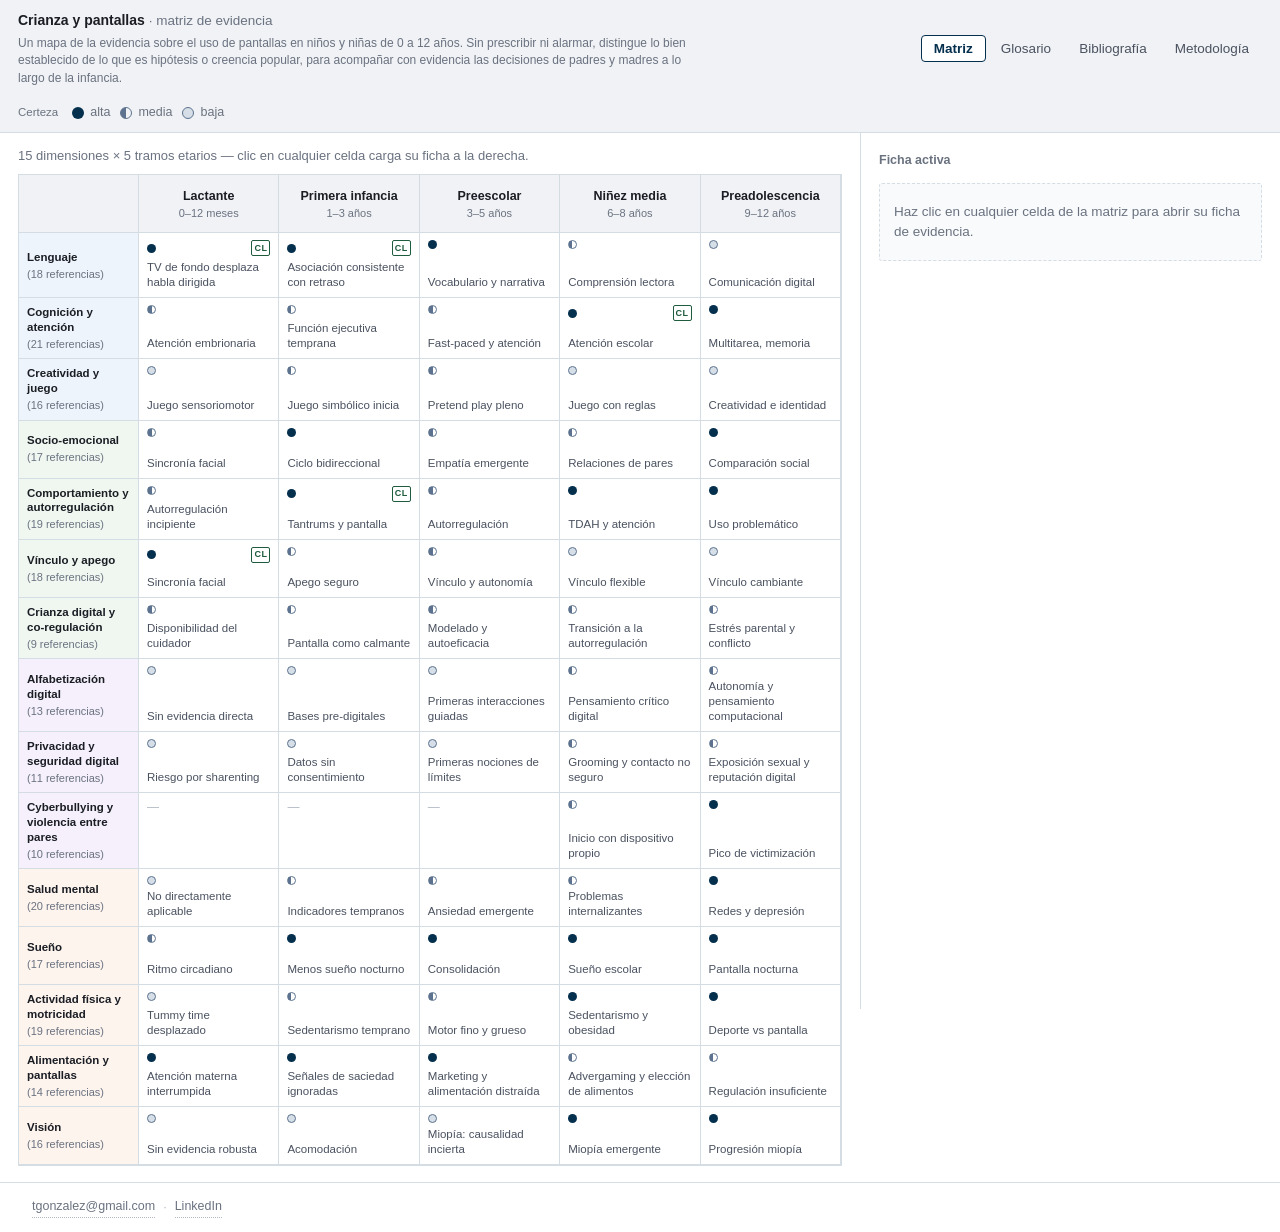
<file: index.html>
<!DOCTYPE html>
<html lang="es">
<head>
<meta charset="UTF-8">
<meta name="viewport" content="width=device-width, initial-scale=1.0">
<title>Crianza y pantallas — Matriz de evidencia</title>
<meta name="description" content="Síntesis crítica de la evidencia científica (2020–2026) sobre el impacto del uso de pantallas en el desarrollo infantil de 0 a 12 años. Matriz de 15 dimensiones × 5 tramos etarios, con doble codificación de certeza y referencias bibliográficas.">
<meta name="robots" content="index, follow">
<link rel="canonical" href="https://tomgc.github.io/crianza_y_pantallas/">
<meta property="og:type" content="website">
<meta property="og:url" content="https://tomgc.github.io/crianza_y_pantallas/">
<meta property="og:title" content="Crianza y Pantallas — Matriz de evidencia">
<meta property="og:description" content="Síntesis crítica de la evidencia científica (2020–2026) sobre el impacto del uso de pantallas en el desarrollo infantil de 0 a 12 años.">
<meta property="og:image" content="https://tomgc.github.io/crianza_y_pantallas/assets/og-image.png">
<meta property="og:image:width" content="1200">
<meta property="og:image:height" content="630">
<meta name="twitter:card" content="summary_large_image">
<meta name="twitter:title" content="Crianza y Pantallas — Matriz de evidencia">
<meta name="twitter:description" content="Síntesis crítica de la evidencia científica (2020–2026) sobre el impacto del uso de pantallas en el desarrollo infantil de 0 a 12 años.">
<meta name="twitter:image" content="https://tomgc.github.io/crianza_y_pantallas/assets/og-image.png">
<style>
/* ─────────────────────────────────────────────────────────────
   Crianza y pantallas — sistema visual
   Base heredada de wireframe B (paleta navy, sans del sistema)
   + ampliación: top bar con tabs, layout matriz+ficha,
   vistas de página (biblio/metodología/limitaciones),
   controles, popovers, responsive.
   ───────────────────────────────────────────────────────────── */

:root {
  --bg:           #ffffff;
  --bg-soft:      #f0f2f5;
  --bg-cell:      #f9fafc;
  --ink:          #1a1d24;
  --ink-soft:     #4a5260;
  --pencil:       #6a7280;
  --pencil-soft:  #b3bac4;
  --border:       #d4dce4;

  --c-high:       #042f4d;
  --c-medium:     #5c728e;
  --c-low:        #d6dfe8;

  --accent:       #042f4d;
  --accent-soft:  #eaf0f6;
  --highlight:    #f4dd8a;
  --chile-mark:   #1f5b3d;
  --chile-soft:   #e8efe9;

  --content-width: 860px;
  --page-pad-x:    32px;
  --page-pad-y:    28px;
}

html, body { margin: 0; padding: 0; height: 100%; background: var(--bg); }
body {
  font-family: -apple-system, BlinkMacSystemFont, "Segoe UI", Roboto, "Helvetica Neue", Arial, sans-serif;
  color: var(--ink);
  font-size: 14px;
  line-height: 1.55;
  -webkit-font-smoothing: antialiased;
}

.ab {
  width: 100%;
  min-height: 100vh;
  background: var(--bg);
  display: flex;
  flex-direction: column;
  position: relative;
}

/* ── Tipografía utilitaria ──────────────────────────────────── */
.eyebrow {
  font-size: 12.5px;
  color: var(--pencil);
  font-weight: 600;
}

/* ── Dots de certeza ────────────────────────────────────────── */
.cdot {
  display: inline-block;
  width: 12px; height: 12px;
  vertical-align: -1px;
  border-radius: 50%;
  flex-shrink: 0;
  box-sizing: border-box;
}
.cdot.high   { background: var(--c-high); }
.cdot.medium { background: linear-gradient(90deg, var(--c-medium) 50%, transparent 50%); border: 1.5px solid var(--c-medium); }
.cdot.low    { background: var(--c-low); border: 1px solid var(--c-medium); }

.ul-soft { border-bottom: 1px dotted var(--pencil); padding-bottom: 1px; }

/* ── Ref chips ──────────────────────────────────────────────── */
.ref {
  display: inline-block;
  border: 1px solid var(--c-high);
  border-radius: 10px;
  padding: 1px 7px;
  font-size: 11.5px;
  color: var(--c-high);
  cursor: pointer;
  vertical-align: 1px;
  margin: 0 2px;
  background: var(--accent-soft);
  line-height: 1.3;
  white-space: nowrap;
}
.ref:hover { background: var(--c-high); color: var(--bg); }
.ref-missing {
  background: var(--bg-soft);
  border-color: var(--pencil-soft);
  color: var(--pencil);
  cursor: help;
}

/* ── Select ─────────────────────────────────────────────────── */
.select {
  appearance: none;
  -webkit-appearance: none;
  border: 1px solid var(--c-high);
  background: var(--bg);
  padding: 6px 28px 6px 10px;
  border-radius: 4px;
  font-size: 13.5px;
  font-family: inherit;
  color: var(--ink);
  cursor: pointer;
  background-image: url("data:image/svg+xml;utf8,<svg xmlns='http://www.w3.org/2000/svg' width='10' height='6' viewBox='0 0 10 6'><path d='M1 1l4 4 4-4' fill='none' stroke='%23042f4d' stroke-width='1.5' stroke-linecap='round' stroke-linejoin='round'/></svg>");
  background-position: right 10px center;
  background-repeat: no-repeat;
  background-size: 10px 6px;
  line-height: 1.2;
}
.select:hover { border-color: var(--accent); background-color: var(--accent-soft); }

/* ── TOP BAR ────────────────────────────────────────────────── */
.topbar {
  display: flex;
  align-items: center;
  justify-content: space-between;
  gap: 16px;
  padding: 10px 18px;
  border-bottom: 1px solid var(--border);
  background: var(--bg-soft);
  flex-wrap: wrap;
}
.topbar-left { display: flex; align-items: flex-start; gap: 18px; flex-wrap: wrap; }
.brand { font-size: 14px; font-weight: 600; color: var(--ink); }
.brand-sub { color: var(--pencil); font-weight: 400; font-size: 13.5px; }
.brand-desc { font-size: 12px; color: var(--pencil); font-weight: 400; max-width: 680px; margin: 3px 0 0; line-height: 1.45; }
.tabs { display: flex; gap: 2px; }
.tab {
  background: transparent;
  border: 1px solid transparent;
  padding: 5px 12px;
  font-size: 13.5px;
  font-family: inherit;
  color: var(--ink-soft);
  cursor: pointer;
  border-radius: 4px;
}
.tab:hover { background: var(--bg); color: var(--ink); }
.tab.active {
  background: var(--bg);
  color: var(--c-high);
  border-color: var(--c-high);
  font-weight: 600;
}
.topbar-right {
  display: flex; align-items: center; gap: 12px;
  font-size: 12.5px; color: var(--pencil);
  align-self: flex-end;
}
.topbar-right .legend { display: inline-flex; align-items: center; gap: 6px; }
.legend-label { font-size: 11.5px; color: var(--pencil); margin-right: 4px; }
.topbar-right .legend .cdot { margin-left: 4px; }

/* ── LAYOUT MATRIZ + FICHA ──────────────────────────────────── */
.matriz-body {
  display: grid;
  grid-template-columns: 1fr 420px;
  flex: 1;
  min-height: 0;
  background: var(--bg);
}
.matriz-pane {
  padding: 14px 0 16px 18px;
  display: flex;
  flex-direction: column;
  min-width: 0;
  position: relative;
  overflow: auto;
  overflow-x: auto;
}
.matriz-help { font-size: 13px; color: var(--pencil); margin: 0 18px 8px 0; line-height: 1.45; }
.ficha-pane {
  border-left: 1px solid var(--border);
  background: var(--bg);
  padding: 14px 18px 18px;
  overflow: auto;
  max-height: calc(100vh - 56px);
}

/* ── MATRIZ ─────────────────────────────────────────────────── */
.matriz-grid {
  display: grid;
  border: 1px solid var(--border);
  background: var(--bg);
  margin-right: 18px;
}
.grid-cell {
  border-right: 1px solid var(--border);
  border-bottom: 1px solid var(--border);
  padding: 7px 8px;
  min-height: 58px;
  font-size: 11.5px;
  line-height: 1.3;
  position: relative;
  cursor: pointer;
  background: var(--bg);
  display: flex;
  flex-direction: column;
  justify-content: space-between;
  transition: opacity .15s, background .15s;
  box-sizing: border-box;
}
.grid-cell:hover { background: var(--accent-soft); }

.grid-cell.row-head, .grid-cell.col-head {
  background: var(--bg-soft);
  font-weight: 600;
  cursor: default;
}
.grid-cell.row-head { align-items: flex-start; justify-content: center; flex-direction: column; }
.grid-cell.row-head[data-dim-id] { cursor: pointer; }
.dim-paper-count { font-size: 11px; font-weight: 400; color: var(--pencil); margin-top: 2px; }
.grid-cell.row-head[data-dim-id]:hover { background: var(--accent-soft); }
.grid-cell.row-head:not([data-dim-id]):hover, .grid-cell.col-head:hover { background: var(--bg-soft); }

.grid-cell.col-head {
  text-align: center;
  align-items: center;
  justify-content: center;
}
.grid-cell.col-head .head-label { font-size: 12.5px; }
.grid-cell.col-head .head-range { font-size: 11px; color: var(--pencil); font-weight: 400; margin-top: 2px; }

.grid-cell.dimmed { opacity: 0.32; }
.grid-cell.focused {
  background: var(--accent-soft);
  box-shadow: inset 0 -2px 0 var(--c-high);
}

.grid-cell.active {
  background: var(--highlight);
  box-shadow: inset 0 0 0 2px var(--c-high);
}
.grid-cell.active:hover { background: var(--highlight); }

.grid-cell.row-head.dim-active {
  background: var(--highlight);
  box-shadow: inset 0 0 0 2px var(--c-high);
}
.grid-cell.row-head.dim-active:hover { background: var(--highlight); }

/* ── Ficha de dimensión ─────────────────────────────────────── */
.dim-ficha-links { margin-top: 16px; }
.dim-ficha-link {
  display: block;
  color: var(--accent);
  text-decoration: none;
  font-size: 13px;
  padding: 4px 0;
  border-bottom: 1px solid var(--border);
}
.dim-ficha-link:last-child { border-bottom: none; }
.dim-ficha-link:hover { color: var(--ink); text-decoration: underline; }

.cell-head {
  display: flex;
  align-items: center;
  justify-content: space-between;
  width: 100%;
}
.cell-summary {
  font-size: 11.5px;
  color: var(--ink-soft);
  line-height: 1.3;
  margin-top: 4px;
}
.cell-empty { color: var(--pencil-soft); font-size: 12px; }

/* ── Mini-dots ──────────────────────────────────────────────── */
.mini-dot {
  width: 9px; height: 9px; border-radius: 50%;
  display: inline-block; vertical-align: middle;
  box-sizing: border-box; flex-shrink: 0;
}
.mini-dot.h { background: var(--c-high); }
.mini-dot.m { background: linear-gradient(90deg, var(--c-medium) 50%, transparent 50%); border: 1px solid var(--c-medium); }
.mini-dot.l { background: var(--c-low); border: 1px solid var(--c-medium); }

/* ── Marca CL ───────────────────────────────────────────────── */
.cl-mark {
  display: inline-flex;
  align-items: center; justify-content: center;
  width: 17px; height: 14px;
  border: 1px solid var(--chile-mark);
  border-radius: 2px;
  color: var(--chile-mark);
  font-size: 9px;
  font-weight: 700;
  line-height: 1;
  background: var(--bg);
  letter-spacing: 0.5px;
}

/* ── Bloque Chile ───────────────────────────────────────────── */
.chile-block {
  position: relative;
  border-left: 3px solid var(--chile-mark);
  background: var(--chile-soft);
  padding: 10px 14px;
  margin-top: 14px;
  border-radius: 2px;
}
.chile-block .chile-label {
  display: inline-flex;
  align-items: center;
  gap: 7px;
  font-size: 12.5px;
  font-weight: 700;
  color: var(--chile-mark);
  margin-bottom: 6px;
}
.chile-block .chile-body { font-size: 12.5px; line-height: 1.5; }

/* ── FICHA ──────────────────────────────────────────────────── */
.ficha { display: flex; flex-direction: column; }
.ficha-empty {
  display: flex;
  flex-direction: column;
  gap: 12px;
  padding: 4px 0;
}
.ficha-empty-msg {
  color: var(--pencil);
  font-size: 13.5px;
  line-height: 1.5;
  padding: 18px 14px;
  border: 1px dashed var(--border);
  border-radius: 3px;
  background: var(--bg-cell);
}
.ficha-chips {
  display: flex; gap: 6px;
  align-items: center; flex-wrap: wrap;
  margin: 8px 0 0;
  font-size: 11.5px; color: var(--pencil);
}
.age-chip {
  display: inline-block;
  border: 1px solid var(--border);
  padding: 2px 8px;
  border-radius: 11px;
  font-size: 11.5px;
  color: var(--ink-soft);
  background: var(--bg);
}
.ficha-cert {
  display: inline-flex;
  align-items: center;
  gap: 5px;
  margin-left: auto;
  font-size: 11.5px;
}
.ficha-title {
  font-size: 18px;
  line-height: 1.25;
  margin: 10px 0 6px;
  font-weight: 600;
}
.ficha-intro { font-size: 13.5px; line-height: 1.55; margin: 0 0 12px; }
.ficha-evidence { margin-top: 10px; }
.evidence-list { display: flex; flex-direction: column; gap: 9px; margin-top: 6px; }
.evidence-item {
  display: flex; gap: 7px;
  font-size: 12.5px; line-height: 1.5;
  align-items: flex-start;
}
.evidence-item .cdot { margin-top: 4px; flex-shrink: 0; }
.evidence-text { flex: 1; }

.ficha-defs { margin-top: 14px; }
.ficha-defs dl { margin: 6px 0 0; }
.ficha-defs dt { font-weight: 600; font-size: 13px; margin-top: 8px; }
.ficha-defs dt:first-child { margin-top: 0; }
.ficha-defs dd { margin: 2px 0 0; font-size: 12.5px; line-height: 1.5; color: var(--ink-soft); }

.ficha-and { margin-top: 14px; }
.and-body { font-size: 12.5px; margin-top: 6px; color: var(--ink-soft); line-height: 1.7; }
.and-direction { margin-top: 8px; }
.and-direction:first-of-type { margin-top: 6px; }
.and-direction-label {
  font-size: 12px;
  color: var(--ink-soft);
  font-weight: 600;
  margin-bottom: 4px;
}
.and-arrow { color: var(--c-high); font-weight: 700; margin-right: 2px; }
.and-list {
  list-style: none;
  padding: 0;
  margin: 0;
  display: flex;
  flex-direction: column;
  gap: 4px;
}
.and-item {
  font-size: 12.5px;
  line-height: 1.45;
  display: flex;
  gap: 6px;
  align-items: flex-start;
  color: var(--ink-soft);
}
.and-item .cdot { margin-top: 4px; flex-shrink: 0; }
.and-text { color: var(--pencil); }
.cell-link {
  color: var(--c-high);
  text-decoration: none;
  border-bottom: 1px dotted var(--c-high);
}
.cell-link:hover { background: var(--accent-soft); }

/* ── POPOVER ────────────────────────────────────────────────── */
.popover {
  background: var(--bg);
  padding: 10px 12px;
  font-size: 12.5px;
  line-height: 1.45;
  z-index: 50;
  border: 1px solid var(--c-high);
  box-shadow: 4px 4px 0 var(--c-high);
  border-radius: 2px;
}
.ref-popover .ref-authors { font-weight: 600; font-size: 13px; margin-top: 4px; }
.ref-popover .ref-title { font-size: 12.5px; margin-top: 4px; }
.ref-popover .ref-journal { font-size: 12px; color: var(--ink-soft); margin-top: 2px; font-style: italic; }
.ref-popover .ref-jump {
  display: inline-block;
  margin-top: 8px;
  font-size: 12.5px;
  color: var(--c-high);
  text-decoration: none;
}
.ref-popover .ref-jump:hover { text-decoration: underline; }

/* ── BOTONES ────────────────────────────────────────────────── */
.ghost {
  border: 1px solid var(--c-high);
  background: transparent;
  padding: 5px 11px;
  border-radius: 3px;
  font-size: 13px;
  cursor: pointer;
  color: var(--c-high);
  font-family: inherit;
}
.ghost:hover { background: var(--accent-soft); }

/* ── VISTAS DE PÁGINA ───────────────────────────────────────── */
.page-pane {
  flex: 1;
  padding: var(--page-pad-y) var(--page-pad-x) 40px;
  max-width: var(--content-width);
  margin: 0 auto;
  width: 100%;
  box-sizing: border-box;
  overflow: auto;
}
.page-head { margin-bottom: 20px; }
.page-title { font-size: 23px; font-weight: 600; margin: 0 0 4px; }
.page-sub { font-size: 13.5px; color: var(--pencil); }

/* ── BIBLIOGRAFÍA ───────────────────────────────────────────── */
.biblio-controls { display: flex; flex-direction: column; gap: 10px; margin-bottom: 22px; }
.biblio-filters { display: flex; flex-wrap: wrap; gap: 6px; }
.chip-filter {
  background: var(--bg);
  border: 1px solid var(--border);
  padding: 4px 10px;
  font-size: 12.5px;
  font-family: inherit;
  border-radius: 12px;
  cursor: pointer;
  color: var(--ink-soft);
}
.chip-filter:hover { border-color: var(--c-high); color: var(--c-high); }
.chip-filter.active {
  background: var(--c-high);
  color: var(--bg);
  border-color: var(--c-high);
  font-weight: 600;
}
.search-input {
  width: 100%;
  padding: 7px 12px;
  border: 1px solid var(--border);
  border-radius: 4px;
  font-size: 13.5px;
  font-family: inherit;
  box-sizing: border-box;
  background: var(--bg);
  color: var(--ink);
}
.search-input:focus { outline: none; border-color: var(--c-high); }

.biblio-body { display: flex; flex-direction: column; gap: 28px; }
.biblio-group-title {
  font-size: 15px;
  font-weight: 600;
  color: var(--c-high);
  margin: 0 0 10px;
  padding-bottom: 5px;
  border-bottom: 1px solid var(--border);
}
.biblio-list { list-style: none; padding: 0; margin: 0; display: flex; flex-direction: column; gap: 14px; }
.biblio-entry {
  border-left: 2px solid var(--border);
  padding: 6px 0 6px 12px;
  transition: border-color .2s, background .2s;
}
.biblio-entry.biblio-highlight {
  border-color: var(--highlight);
  background: var(--highlight);
}
.biblio-meta { display: flex; gap: 8px; align-items: center; margin-bottom: 3px; }
.biblio-type {
  display: inline-block;
  font-size: 11px;
  padding: 1px 7px;
  border-radius: 9px;
  background: var(--bg-soft);
  color: var(--ink-soft);
  border: 1px solid var(--border);
  font-weight: 600;
}
.biblio-type.type-review        { background: #e8f0e8; color: #2d5a2d; border-color: #c5d8c5; }
.biblio-type.type-meta          { background: #e8edf5; color: #1d3a6e; border-color: #c0cde2; }
.biblio-type.type-longitudinal  { background: #f5ecdb; color: #6b4a1e; border-color: #d8c290; }
.biblio-type.type-guideline     { background: #f0e8f0; color: #5c2d5c; border-color: #d4bdd4; }
.biblio-type.type-law           { background: #f5e8e8; color: #6e2d2d; border-color: #d8b8b8; }
.biblio-type.type-chilean       { background: var(--chile-soft); color: var(--chile-mark); border-color: var(--chile-mark); }
.biblio-featured { font-size: 11px; color: var(--ink-soft); }
.biblio-authors { font-size: 13px; font-weight: 600; margin-top: 2px; }
.biblio-title { font-size: 13.5px; margin-top: 2px; line-height: 1.4; }
.biblio-journal { font-size: 12.5px; color: var(--ink-soft); margin-top: 2px; font-style: italic; }
.biblio-link {
  display: inline-block;
  margin-top: 4px;
  font-size: 12px;
  color: var(--c-high);
  text-decoration: none;
}
.biblio-link:hover { text-decoration: underline; }

.empty-state {
  padding: 20px;
  text-align: center;
  color: var(--pencil);
  font-size: 13.5px;
  border: 1px dashed var(--border);
  border-radius: 4px;
}

/* ── METODOLOGÍA Y LIMITACIONES ─────────────────────────────── */
.text-body { display: flex; flex-direction: column; gap: 28px; }
.text-section-title {
  font-size: 15px;
  font-weight: 600;
  color: var(--c-high);
  margin: 0 0 10px;
  padding-bottom: 5px;
  border-bottom: 1px solid var(--border);
}
.text-section-content { font-size: 14px; line-height: 1.65; }
.text-section-content p { margin: 0 0 10px; }
.text-section-bullets {
  margin: 10px 0 0;
  padding-left: 22px;
  font-size: 13.5px;
  line-height: 1.6;
}
.text-section-bullets li { margin-bottom: 6px; }

/* ── Boxes auxiliares ───────────────────────────────────────── */
.box.thin { border: 1px solid var(--border); border-radius: 2px; padding: 12px 14px; }
.box.fill-cell { background: var(--bg-cell); }

/* ── RESPONSIVE ─────────────────────────────────────────────── */
@media (max-width: 1100px) {
  .matriz-body { grid-template-columns: 1fr 380px; }
}

@media (max-width: 960px) {
  .matriz-body { grid-template-columns: 1fr; }
  .ficha-pane {
    border-left: none;
    border-top: 1px solid var(--border);
    max-height: none;
  }
  .matriz-pane { padding: 12px; }
  .matriz-grid { margin-right: 0; min-width: 520px; }
  .grid-cell { min-height: 48px; padding: 5px 6px; font-size: 11px; }
  .grid-cell.col-head .head-label { font-size: 11.5px; }
  .grid-cell.col-head .head-range { font-size: 10.5px; }
  .cell-summary { font-size: 10.5px; }
  .topbar { padding: 8px 12px; gap: 8px; }
  .topbar-left { gap: 10px; }
  .brand-sub { display: none; }
  .brand-desc { display: none; }
  .topbar-right .legend { display: none; }
  .page-title { font-size: 20px; }
  :root { --page-pad-x: 18px; --page-pad-y: 20px; --content-width: 100%; }

  .page-pane { overflow: visible; }
  .biblio-controls {
    position: sticky;
    top: 0;
    background: var(--bg);
    z-index: 10;
    padding: var(--page-pad-y) var(--page-pad-x) 12px;
    margin: 0 calc(var(--page-pad-x) * -1) 16px;
    border-bottom: 1px solid var(--border);
  }
}

@media (max-width: 560px) {
  .tabs { gap: 0; }
  .tab { padding: 4px 8px; font-size: 12px; }
  .matriz-grid { min-width: 480px; }
  .grid-cell { min-height: 42px; padding: 4px; }
  .cell-summary { display: none; }
}

/* ── GLOSARIO ────────────────────────────────────────────────── */
.gl-body {
  display: grid;
  grid-template-columns: 300px 1fr;
  flex: 1;
  min-height: 0;
}
.gl-index {
  border-right: 1px solid var(--border);
  background: var(--bg-cell);
  min-height: 0;
  overflow: auto;
}
.gl-index-scroll { padding: 14px 14px 28px; }
.gl-index-intro {
  font-size: 12px; line-height: 1.5; color: var(--pencil);
  margin: 0 0 12px;
}
.gl-index-label {
  display: block; font-size: 12px; font-weight: 600;
  color: var(--pencil); margin-bottom: 5px;
}
.gl-dim-group { margin-bottom: 14px; scroll-margin-top: 8px; }
.gl-dim-head {
  display: flex; align-items: center; justify-content: space-between;
  font-size: 12.5px; font-weight: 700; color: var(--c-high);
  padding: 4px 0 5px; margin-bottom: 4px;
  border-bottom: 1px solid var(--border);
}
.gl-dim-head.active { border-bottom-color: var(--c-high); border-bottom-width: 1.5px; }
.gl-dim-head.soft { color: var(--pencil); }
.gl-dim-count {
  font-size: 11px; font-weight: 600; color: var(--pencil);
  border: 1px solid var(--border); border-radius: 9px; padding: 0 6px;
}
.gl-list { display: flex; flex-direction: column; gap: 2px; }
.gl-item {
  display: flex; align-items: center; gap: 8px;
  width: 100%; text-align: left;
  background: transparent; border: none; border-radius: 4px;
  padding: 7px 9px;
  font-family: inherit; font-size: 13.5px; color: var(--ink);
  cursor: pointer; transition: background .12s;
  box-sizing: border-box;
}
.gl-item:hover { background: var(--accent-soft); }
.gl-item.active {
  background: var(--bg);
  box-shadow: inset 0 0 0 1.5px var(--c-high);
  font-weight: 600;
}
.gl-item-main { display: flex; align-items: center; gap: 7px; flex: 1; min-width: 0; }
.gl-item-term { overflow: hidden; text-overflow: ellipsis; white-space: nowrap; }
.gl-novel-dot {
  width: 6px; height: 6px; border-radius: 50%;
  background: var(--c-high); flex-shrink: 0;
}
.gl-empty {
  padding: 16px; text-align: center; color: var(--pencil);
  font-size: 13px; border: 1px dashed var(--border);
  border-radius: 4px; margin-top: 8px;
}

/* Ficha */
.gl-ficha-pane {
  background: var(--bg); min-height: 0; overflow: auto;
  padding: var(--page-pad-y) var(--page-pad-x) 40px;
}
.gl-ficha { max-width: var(--content-width); }
.gl-ficha-empty {
  max-width: 420px; color: var(--pencil); font-size: 14px; line-height: 1.6;
  padding: 22px; border: 1px dashed var(--border);
  border-radius: 4px; background: var(--bg-cell);
}
.gl-ficha-chips { display: flex; align-items: center; gap: 8px; flex-wrap: wrap; }
.gl-tag {
  font-size: 11px; font-weight: 700; letter-spacing: 0.04em;
  text-transform: uppercase; padding: 2px 8px; border-radius: 3px;
}
.gl-tag.campo      { background: var(--c-high); color: var(--bg); }
.gl-tag.metodo     { background: var(--bg-soft); color: var(--ink-soft); border: 1px solid var(--border); }
.gl-tag.desarrollo { background: var(--chile-soft); color: var(--chile-mark); border: 1px solid var(--chile-mark); }
.gl-novel-chip {
  font-size: 11px; font-weight: 600; color: var(--c-high);
  display: inline-flex; align-items: center; gap: 5px;
}
.gl-novel-chip::before {
  content: ""; width: 6px; height: 6px;
  border-radius: 50%; background: var(--c-high);
}
.gl-ficha-cert {
  display: inline-flex; align-items: center; gap: 5px;
  font-size: 11.5px; color: var(--ink-soft); margin-left: auto;
}
.gl-ficha-title {
  font-size: 23px; line-height: 1.2; font-weight: 600;
  margin: 12px 0 10px; letter-spacing: -0.01em;
}
.gl-def { font-size: 15px; line-height: 1.6; margin: 0 0 16px; }
.gl-why {
  border-left: 3px solid var(--c-high); background: var(--accent-soft);
  padding: 12px 16px; border-radius: 2px; margin-bottom: 22px;
}
.gl-why-label {
  font-size: 11.5px; font-weight: 700; color: var(--c-high);
  letter-spacing: 0.04em; text-transform: uppercase;
}
.gl-why-text { margin: 5px 0 0; font-size: 14px; line-height: 1.55; }
.gl-sec { margin-bottom: 22px; }
.gl-sec-label {
  font-size: 12px; font-weight: 700; color: var(--ink-soft);
  letter-spacing: 0.04em; text-transform: uppercase; margin-bottom: 9px;
}
.gl-cells { display: flex; flex-wrap: wrap; gap: 6px; }
.gl-cell-chip {
  display: inline-flex; align-items: center; gap: 6px;
  border: 1px solid var(--border); border-radius: 13px;
  padding: 3px 10px 3px 8px; font-size: 12.5px; background: var(--bg);
}
.gl-cell-dim { font-weight: 600; }
.gl-cell-tramo { color: var(--pencil); font-size: 11.5px; }
.gl-papers { display: flex; flex-direction: column; gap: 8px; }
.gl-paper {
  display: block; text-decoration: none;
  border: 1px solid var(--border); border-left: 2px solid var(--c-medium);
  border-radius: 3px; padding: 9px 12px; background: var(--bg);
  transition: border-color .15s, background .15s;
}
.gl-paper:hover { border-color: var(--c-high); border-left-color: var(--c-high); background: var(--bg-cell); }
.gl-paper-meta { display: flex; align-items: center; gap: 8px; margin-bottom: 3px; }
.gl-paper-authors { font-size: 12.5px; font-weight: 600; }
.gl-paper-title { font-size: 13px; line-height: 1.4; color: var(--ink-soft); }
.gl-paper-journal { font-size: 12px; color: var(--c-high); margin-top: 3px; font-style: italic; }
.gl-related { display: flex; flex-wrap: wrap; gap: 6px; }
.gl-rel-chip {
  border: 1px solid var(--c-high); border-radius: 13px;
  padding: 3px 11px; background: var(--accent-soft);
  font-family: inherit; font-size: 12.5px; color: var(--c-high);
  cursor: pointer; transition: background .12s, color .12s;
}
.gl-rel-chip:hover { background: var(--c-high); color: var(--bg); }
.gl-extlink {
  display: inline-block; font-size: 13px; color: var(--c-high);
  text-decoration: none; border-bottom: 1px dotted var(--c-high);
}
.gl-extlink:hover { background: var(--accent-soft); }

@media (max-width: 960px) {
  .gl-body { grid-template-columns: 1fr; grid-template-rows: minmax(0,42%) minmax(0,58%); }
  .gl-index { border-right: none; border-bottom: 1px solid var(--border); }
  .gl-ficha-title { font-size: 20px; }
}

/* ── Footer del sitio ───────────────────────────────────────── */
.site-footer {
  padding: 14px var(--page-pad-x);
  border-top: 1px solid var(--border);
  font-size: 12.5px;
  color: var(--pencil);
  display: flex;
  align-items: center;
  gap: 8px;
}
.footer-sep { color: var(--pencil-soft); }
.footer-link {
  color: var(--pencil);
  text-decoration: none;
  border-bottom: 1px dotted var(--pencil-soft);
}
.footer-link:hover { color: var(--ink); border-bottom-color: var(--ink); }

/* ── Nota de contacto en Metodología ───────────────────────── */
.contact-note {
  max-width: var(--content-width);
  margin: 28px var(--page-pad-x) 0;
  padding: 12px 16px;
  border-left: 2px solid var(--border);
  font-size: 13px;
  color: var(--pencil);
}
.contact-link {
  color: var(--pencil);
  text-decoration: none;
  border-bottom: 1px dotted var(--pencil-soft);
  margin-left: 4px;
}
.contact-link:hover { color: var(--ink); }

/* ── BLOQUES TEMÁTICOS D-visual ───────────────────────────────── */
.grid-cell.row-head.bloque-cognitivo      { background: #eef4fb; }
.grid-cell.row-head.bloque-socioemocional { background: #f0f7f0; }
.grid-cell.row-head.bloque-digital        { background: #f5f0fb; }
.grid-cell.row-head.bloque-bienestar      { background: #fdf4ee; }

.grid-cell.row-head.bloque-cognitivo:hover,      .grid-cell.row-head.bloque-cognitivo.dim-active      { background: #daeaf7; }
.grid-cell.row-head.bloque-socioemocional:hover, .grid-cell.row-head.bloque-socioemocional.dim-active  { background: #d8efd8; }
.grid-cell.row-head.bloque-digital:hover,        .grid-cell.row-head.bloque-digital.dim-active         { background: #ebe0f7; }
.grid-cell.row-head.bloque-bienestar:hover,      .grid-cell.row-head.bloque-bienestar.dim-active       { background: #fae3d0; }

.bloque-cognitivo.dim-active,
.bloque-socioemocional.dim-active,
.bloque-digital.dim-active,
.bloque-bienestar.dim-active { box-shadow: inset 0 0 0 2px var(--c-high); }

</style>
</head>
<body>

<div id="app" class="ab"></div>

<script>
window.__DATA__ = {
  "andamiaje": {
    "cascadas": [
      {
        "id": "lenguaje",
        "title": "Cascada del lenguaje",
        "description": "Una de las cascadas mejor establecidas en pediatría del desarrollo.",
        "chain": [
          {
            "cellId": "lenguaje-lactante",
            "label": "Habla recibida en lactancia"
          },
          {
            "cellId": "lenguaje-primera-infancia",
            "label": "Vocabulario receptivo"
          },
          {
            "cellId": "lenguaje-preescolar",
            "label": "Narrativa preescolar"
          },
          {
            "cellId": "lenguaje-ninez-media",
            "label": "Comprensión lectora"
          }
        ],
        "claims": [
          {
            "certainty": "high",
            "text": "Cada eslabón predice al siguiente con magnitudes moderadas a grandes. Es una de las cascadas más robustas en pediatría del desarrollo.",
            "refs": []
          }
        ]
      },
      {
        "id": "regulacion-emocional",
        "title": "Cascada de la regulación emocional",
        "description": "Vínculo → corregulación → autorregulación → autocontrol escolar.",
        "chain": [
          {
            "cellId": "vinculo-lactante",
            "label": "Sincronía facial"
          },
          {
            "cellId": "socioemocional-primera-infancia",
            "label": "Corregulación"
          },
          {
            "cellId": "comportamiento-preescolar",
            "label": "Autorregulación"
          },
          {
            "cellId": "comportamiento-ninez-media",
            "label": "Autocontrol escolar"
          }
        ],
        "claims": [
          {
            "certainty": "high",
            "text": "Bien respaldada teóricamente y por estudios longitudinales (Eisenberg, Spinrad y colegas).",
            "refs": []
          },
          {
            "certainty": "medium",
            "text": "El uso de pantalla como regulador externo puede comprometer esta cascada al desplazar la corregulación con un adulto (Fitzpatrick et al., 2024).",
            "refs": [
              "Fitzpatrick2024"
            ]
          },
          {
            "certainty": "medium",
            "text": "Específicamente, el uso parental de pantallas para regular las emociones del niño (constructo PDER) predice mayor ira y menor control esforzado un año después, con el fenómeno asociado de \"screen time tantrums\" (Jusienė et al., 2024).",
            "refs": [
              "Jusiene2024"
            ]
          }
        ]
      },
      {
        "id": "sueno",
        "title": "Cascada del sueño",
        "description": "Sueño consolidado alimenta capacidades cognitivas y regulación.",
        "chain": [
          {
            "cellId": "sueno-lactante",
            "label": "Ritmo circadiano"
          },
          {
            "cellId": "sueno-primera-infancia",
            "label": "Sueño consolidado"
          },
          {
            "cellId": "cognicion-preescolar",
            "label": "Función ejecutiva"
          }
        ],
        "claims": [
          {
            "certainty": "high",
            "text": "Sueño suficiente es condición necesaria para consolidación de aprendizaje y regulación emocional. Una de las cascadas más sólidas en neurociencia del desarrollo.",
            "refs": []
          }
        ]
      },
      {
        "id": "juego-simbolico",
        "title": "Cascada del juego simbólico y creatividad",
        "description": "Juego sensoriomotor → simbólico → pensamiento divergente. Más débil que las anteriores.",
        "chain": [
          {
            "cellId": "creatividad-lactante",
            "label": "Juego sensoriomotor"
          },
          {
            "cellId": "creatividad-primera-infancia",
            "label": "Juego simbólico"
          },
          {
            "cellId": "creatividad-preescolar",
            "label": "Pensamiento divergente"
          }
        ],
        "claims": [
          {
            "certainty": "medium",
            "text": "Asociaciones consistentes en estudios correlacionales (Smits-van der Nat et al., 2024, meta-análisis). Causalidad cuestionada por Lillard et al. (2013).",
            "refs": []
          },
          {
            "certainty": "low",
            "text": "La hipótesis \"pantalla → menos creatividad\" en preescolares es plausible por encadenamiento pero no demostrada directamente.",
            "refs": []
          }
        ]
      },
      {
        "id": "socioemocional-salud-mental",
        "title": "Cascada socioemocional → salud mental",
        "description": "Regulación emocional temprana → habilidades sociales → salud mental en preadolescencia.",
        "chain": [
          {
            "cellId": "socioemocional-primera-infancia",
            "label": "Regulación emocional"
          },
          {
            "cellId": "socioemocional-preescolar",
            "label": "Habilidades sociales"
          },
          {
            "cellId": "salud-mental-preadolescencia",
            "label": "Salud mental"
          }
        ],
        "claims": [
          {
            "certainty": "high",
            "text": "Bien respaldada por estudios longitudinales (cohortes Dunedin, ALSPAC).",
            "refs": []
          },
          {
            "certainty": "medium",
            "text": "Habilidades sociales tempranas son factor protector contra problemas de salud mental en preadolescencia y adolescencia.",
            "refs": []
          },
          {
            "certainty": "high",
            "text": "El meta-análisis longitudinal más amplio disponible (117 estudios, ~292.000 niños 0–10 años) confirma una asociación bidireccional entre tiempo de pantalla y problemas socioemocionales que opera sobre esta cascada (Vasconcellos et al., 2025).",
            "refs": [
              "Vasconcellos2025"
            ]
          }
        ]
      },
      {
        "id": "conectoras",
        "title": "Cascadas conectoras entre dimensiones",
        "description": "Conexiones transversales (no solo en línea temporal) que vale la pena destacar.",
        "chain": [],
        "claims": [
          {
            "certainty": "high",
            "text": "**Sueño → cognición.** El sueño insuficiente afecta función ejecutiva en cualquier edad.",
            "refs": []
          },
          {
            "certainty": "high",
            "text": "**Lenguaje → función ejecutiva.** El lenguaje interno es vehículo del control inhibitorio (Vygotsky; Diamond, 2013).",
            "refs": []
          },
          {
            "certainty": "high",
            "text": "**Vínculo → regulación emocional.** El apego seguro es base para el desarrollo de la regulación.",
            "refs": []
          },
          {
            "certainty": "medium",
            "text": "**Juego simbólico → función ejecutiva.** Asociación robusta en estudios correlacionales.",
            "refs": []
          },
          {
            "certainty": "low",
            "text": "**Actividad física → salud mental.** Plausible y respaldada en escolares y adolescentes; menos clara en menores de 5.",
            "refs": []
          }
        ]
      }
    ]
  },
  "bibliografia": [
    {
      "id": "EYSTAG2026",
      "group": "anchor",
      "featured": true,
      "type": "review",
      "authors": "Early Years Screen Time Advisory Group (EYSTAG). 2026",
      "title": "Screen use by children aged under five: independent report",
      "journal": "Department for Education y Department of Health and Social Care, Reino Unido. Marzo 2026",
      "url": "https://assets.publishing.service.gov.uk/media/69c53daf4a06660f085442a7/EYSTAG_report.pdf"
    },
    {
      "id": "Fitzpatrick2024",
      "group": "recent",
      "featured": true,
      "type": "longitudinal",
      "authors": "Fitzpatrick C., Pan P.M., Lemieux A., Harvey E., Rocha F.A., Garon-Carrier G. 2024",
      "title": "Early-Childhood Tablet Use and Outbursts of Anger",
      "journal": "JAMA Pediatrics, octubre 2024. 315 niños canadienses, análisis dentro-del-individuo, 3,5 → 5,5 años",
      "url": "https://jamanetwork.com/journals/jamapediatrics/fullarticle/2822089"
    },
    {
      "id": "Vasconcellos2025",
      "group": "recent",
      "featured": true,
      "type": "meta",
      "authors": "Vasconcellos R.P., Sanders T., Lonsdale C., Parker P., Conigrave J., Tang S., del Pozo Cruz B., Biddle S.J.H., Taylor R., Innes-Hughes C., Salmela-Aro K., Vasconcellos D., Wilhite K., Tremaine E., Booker B., Noetel M. 2025",
      "title": "Electronic screen use and children's socioemotional problems: A systematic review and meta-analysis of longitudinal studies",
      "journal": "Psychological Bulletin 151(5):513–543. 117 estudios longitudinales, ~292.000 niños 0–10 años",
      "url": "https://www.apa.org/pubs/journals/releases/bul-bul0000468.pdf"
    },
    {
      "id": "Toledo2025",
      "group": "recent",
      "type": "review",
      "authors": "Toledo-Vargas M., Chong K.H., Maddren C.I., Howard S.J., Wakefield B., Okely A.D. 2025",
      "title": "Parental Technology Use in a Child's Presence and Health and Development in the Early Years",
      "journal": "JAMA Pediatrics, 2025",
      "url": "https://jamanetwork.com/journals/jamapediatrics/fullarticle/2832194"
    },
    {
      "id": "Madigan2020",
      "group": "recent",
      "featured": true,
      "type": "meta",
      "authors": "Madigan S., McArthur B.A., Anhorn C., Eirich R., Christakis D.A. 2020",
      "title": "Associations Between Screen Use and Child Language Skills: A Systematic Review and Meta-analysis",
      "journal": "JAMA Pediatrics",
      "url": "https://jamanetwork.com/journals/jamapediatrics/fullarticle/2762864"
    },
    {
      "id": "Mallawaarachchi2024",
      "group": "recent",
      "type": "meta",
      "authors": "Mallawaarachchi S. y col. 2024",
      "title": "Early Childhood Screen Use Contexts and Cognitive and Psychosocial Outcomes: A Systematic Review and Meta-analysis",
      "journal": "JAMA Pediatrics",
      "url": "https://jamanetwork.com/journals/jamapediatrics/fullarticle/2822091"
    },
    {
      "id": "Sanders2024",
      "group": "recent",
      "type": "review",
      "authors": "Sanders T. y col. 2024",
      "title": "An umbrella review of the benefits and risks associated with youths' interactions with electronic screens",
      "journal": "Nature Human Behaviour. 102 meta-análisis sintetizados",
      "url": "https://www.nature.com/articles/s41562-023-01712-8"
    },
    {
      "id": "Brushe2024",
      "group": "recent",
      "type": "cohort",
      "authors": "Brushe M.E., Haag D.G., Melhuish E.C., Reilly S., Gregory T. 2024",
      "title": "Screen Time and Parent-Child Talk When Children Are Aged 12 to 36 Months",
      "journal": "JAMA Pediatrics. Mediciones con grabaciones de audio LENA",
      "url": "https://jamanetwork.com/journals/jamapediatrics/fullarticle/2815616"
    },
    {
      "id": "Eirich2022",
      "group": "school",
      "featured": true,
      "type": "meta",
      "authors": "Eirich R., McArthur B.A., Anhorn C., McGuinness C., Christakis D.A., Madigan S. 2022",
      "title": "Association of Screen Time With Internalizing and Externalizing Behavior Problems in Children 12 Years or Younger: A Systematic Review and Meta-analysis",
      "journal": "JAMA Psychiatry 79(5):393–405",
      "url": "https://jamanetwork.com/journals/jamapsychiatry/fullarticle/2790189"
    },
    {
      "id": "Mori2026",
      "group": "context",
      "type": "review",
      "authors": "Mori Y., Silwal S., Wan Mohd Yunus W.M.A., Sourander A. 2026",
      "title": "Long-Term Trends in Screen Time Use Among Children and Adolescents: A Systematic Review Including Pre- and Post-COVID Periods",
      "journal": "Clinical Child Psychology and Psychiatry, marzo 2026. 60 estudios 1991–2022, 0–19 años",
      "url": "https://journals.sagepub.com/doi/full/10.1177/13591045261432532"
    },
    {
      "id": "Jusiene2024",
      "group": "regulation",
      "type": "longitudinal",
      "authors": "Jusienė R. y col. 2024",
      "title": "Cure for tantrums? Longitudinal associations between parental digital emotion regulation and children's self-regulatory skills",
      "journal": "Frontiers in Child and Adolescent Psychiatry. 265 niños lituanos, T1 3,5 años → T2 4,5 años. Introduce el constructo PDER",
      "url": "https://www.frontiersin.org/journals/child-and-adolescent-psychiatry/articles/10.3389/frcha.2024.1276154/full"
    },
    {
      "id": "Gavrilova2024",
      "group": "regulation",
      "type": "transversal",
      "authors": "Gavrilova M., Veraksa N. 2024",
      "title": "Not EF skills but play with real toys prevents screen time tantrums in children",
      "journal": "Frontiers in Psychology, julio 2024",
      "url": "https://www.frontiersin.org/journals/psychology/articles/10.3389/fpsyg.2024.1384424/full"
    },
    {
      "id": "Janssen2020",
      "group": "sleep",
      "type": "review",
      "authors": "Janssen X. y col. 2020",
      "title": "Associations of screen time, sedentary time and physical activity with sleep in under 5s",
      "journal": "Sleep Medicine Reviews",
      "url": "https://www.sciencedirect.com/science/article/abs/pii/S1087079219301455"
    },
    {
      "id": "Carter2016",
      "group": "sleep",
      "type": "meta",
      "authors": "Carter B., Rees P., Hale L., Bhattacharjee D., Paradkar M.S. 2016",
      "title": "Association Between Portable Screen-Based Media Device Access or Use and Sleep Outcomes: A Systematic Review and Meta-analysis",
      "journal": "JAMA Pediatrics. 6–19 años",
      "url": "https://jamanetwork.com/journals/jamapediatrics/fullarticle/2571467"
    },
    {
      "id": "Hale2015",
      "group": "sleep",
      "type": "review",
      "authors": "Hale L., Guan S. 2015",
      "title": "Screen time and sleep among school-aged children and adolescents: A systematic literature review",
      "journal": "Sleep Medicine Reviews",
      "url": ""
    },
    {
      "id": "Hysing2015",
      "group": "sleep",
      "type": "transversal",
      "authors": "Hysing M. y col. 2015",
      "title": "Sleep and use of electronic devices in adolescence: Results from a large population-based study",
      "journal": "BMJ Open 5(1):e006748",
      "url": "https://bmjopen.bmj.com/content/5/1/e006748"
    },
    {
      "id": "Smits2024",
      "group": "play",
      "type": "meta",
      "authors": "Smits-van der Nat M., van der Wilt F., Meeter M., van der Veen C. 2024",
      "title": "The Value of Pretend Play for Social Competence in Early Childhood: A Meta-analysis",
      "journal": "Educational Psychology Review",
      "url": "https://link.springer.com/article/10.1007/s10648-024-09884-z"
    },
    {
      "id": "Lillard2013",
      "group": "play",
      "type": "review",
      "authors": "Lillard A.S. y col. 2013",
      "title": "The Impact of Pretend Play on Children's Development: A Review of the Evidence",
      "journal": "Psychological Bulletin",
      "url": "https://pubmed.ncbi.nlm.nih.gov/22905949/"
    },
    {
      "id": "Mann2014",
      "group": "play",
      "type": "transversal",
      "authors": "Mann S., Cadman R. 2014",
      "title": "Does being bored make us more creative?",
      "journal": "Creativity Research Journal",
      "url": "https://www.tandfonline.com/doi/abs/10.1080/10400419.2014.901073"
    },
    {
      "id": "Colliver2022",
      "group": "play",
      "type": "longitudinal",
      "authors": "Colliver Y., Harrison L.J., Brown J.E., Humburg P. 2022",
      "title": "Free play predicts self-regulation years later: Longitudinal evidence from a large Australian sample of toddlers and preschoolers",
      "journal": "Early Childhood Research Quarterly",
      "url": ""
    },
    {
      "id": "Vanderloo2014",
      "group": "childcare",
      "type": "review",
      "authors": "Vanderloo L.M. 2014",
      "title": "Screen-viewing among preschoolers in childcare: a systematic review",
      "journal": "BMC Pediatrics",
      "url": "https://bmcpediatr.biomedcentral.com/articles/10.1186/1471-2431-14-205"
    },
    {
      "id": "AAP2026",
      "group": "school",
      "featured": true,
      "type": "guideline",
      "authors": "Munzer T., Parga-Belinkie J., Milkovich L.M., Tomopoulos S., Ajumobi T., Cross C., Gerwin R., Madigan S., Council on Communications and Media. 2026",
      "title": "Digital Ecosystems, Children, and Adolescents: Policy Statement (con Technical Report acompañante)",
      "journal": "Pediatrics 157(2):e2025075320–e2025075321. Reemplaza la guía AAP 2016. Introduce el marco de las 5 Cs y modelo socioecológico de Bronfenbrenner",
      "url": "https://publications.aap.org/pediatrics/article/157/2/e2025075320/206129/Digital-Ecosystems-Children-and-Adolescents-Policy"
    },
    {
      "id": "Adelantado2019",
      "group": "school",
      "type": "meta",
      "authors": "Adelantado-Renau M. y col. 2019",
      "title": "Association Between Screen Media Use and Academic Performance Among Children and Adolescents: A Systematic Review and Meta-analysis",
      "journal": "JAMA Pediatrics. 58 estudios, 4–18 años",
      "url": "https://jamanetwork.com/journals/jamapediatrics/fullarticle/2751330"
    },
    {
      "id": "Lai2025",
      "group": "school",
      "type": "meta",
      "authors": "Lai N.M. y col. 2025",
      "title": "The effectiveness of school-based interventions for reducing screen time – a systematic review and meta-analysis",
      "journal": "Child and Adolescent Mental Health. 39 estudios, 95.033 participantes. Certeza GRADE baja para la mayoría de resultados",
      "url": "https://acamh.onlinelibrary.wiley.com/doi/full/10.1111/camh.70022"
    },
    {
      "id": "Ulum2026",
      "group": "school",
      "type": "meta",
      "authors": "Ulum Ö.G. 2026",
      "title": "Screen Handicap in Mathematics: A Meta-Analysis of Mathematics Performance Related to Screen Time and Type",
      "journal": "European Journal of Education",
      "url": "https://onlinelibrary.wiley.com/doi/10.1111/ejed.70400"
    },
    {
      "id": "Foreman2021",
      "group": "school",
      "type": "meta",
      "authors": "Foreman J., Salim A.T. y col. 2021",
      "title": "Association between digital smart device use and myopia: a systematic review and meta-analysis",
      "journal": "The Lancet Digital Health",
      "url": "https://www.thelancet.com/journals/landig/article/PIIS2589-7500(21)00135-7/fulltext"
    },
    {
      "id": "Shannon2022",
      "group": "school",
      "type": "meta",
      "authors": "Shannon H., Bush K., Villeneuve P.J., Hellemans K.G.C., Guimond S. 2022",
      "title": "Problematic Social Media Use in Adolescents and Young Adults: Systematic Review and Meta-analysis",
      "journal": "JMIR Mental Health 9(4):e33450",
      "url": "https://mental.jmir.org/2022/4/e33450/"
    },
    {
      "id": "MINEDUC2026",
      "group": "chile",
      "featured": true,
      "type": "guideline",
      "authors": "Subsecretaría de Educación Parvularia, MINEDUC. 2026",
      "title": "Infancias y Pantallas: Guía para Cuidar los Vínculos",
      "journal": "Gobierno de Chile, enero 2026",
      "url": "https://parvularia.mineduc.cl/wp-content/uploads/2026/02/Infancia-y-Pantallas.pdf"
    },
    {
      "id": "SotoRamirez2025",
      "group": "chile",
      "featured": true,
      "type": "longitudinal",
      "authors": "Soto-Ramírez P., Godoy F., Narea M., Ayala C. 2025",
      "title": "Screen exposure in Chilean children during early childhood and socio-emotional problems: relationship and directionality",
      "journal": "Frontiers in Psychology, agosto 2025. 669 niños chilenos, CBCL, T1 3,5 años (2021) → T2 5,4 años (2023), cross-lagged panel model",
      "url": "https://www.ncbi.nlm.nih.gov/pmc/articles/PMC12410099/"
    },
    {
      "id": "NareaMilDias",
      "group": "chile",
      "type": "chilean",
      "authors": "Narea M. y equipo del Centro Justicia Educacional UC",
      "title": "Mil Primeros Días",
      "journal": "Estudio longitudinal con 1.000 familias de Santiago seguidas desde 2019",
      "url": "https://centrojusticiaeducacional.uc.cl"
    },
    {
      "id": "RauDaniel",
      "group": "chile",
      "type": "chilean",
      "authors": "Rau T., Daniel F.",
      "title": "Efecto de la exposición a Internet móvil en el desarrollo cognitivo y socioemocional de niños chilenos: evidencia de la instalación de antenas 4G/5G y datos ELPI",
      "journal": "Instituto de Economía UC y Clapes UC",
      "url": "https://clapesuc.cl/"
    },
    {
      "id": "PaezHerrera2025",
      "group": "chile",
      "type": "transversal",
      "authors": "Páez-Herrera J., Álvarez-González S., López-Lara S., Otero-Tricio C., Rojas-Martínez W., Salgado-Díaz S., Yáñez-Sepúlveda R., Hurtado-Almonacid J. 2025",
      "title": "Relationship Between the Use of Screens and the Motor Development of Children from 8 to 10 Years of Age",
      "journal": "Children 12(5):584. PUCV Valparaíso. 206 niños chilenos 8–10 años",
      "url": "https://www.ncbi.nlm.nih.gov/pmc/articles/PMC12109627/"
    },
    {
      "id": "Aboitiz",
      "group": "chile",
      "type": "chilean",
      "authors": "Aboitiz F., Alamos F.",
      "title": "Comentarios sobre captura atencional y desarrollo neurológico en relación a pantallas",
      "journal": "Centro Interdisciplinario de Neurociencia UC",
      "url": ""
    },
    {
      "id": "ChileCrece2017",
      "group": "chile",
      "type": "guideline",
      "authors": "Chile Crece Contigo. 2017",
      "title": "Niños, niñas y adolescentes frente a las pantallas",
      "journal": "Gobierno de Chile",
      "url": "https://www.crececontigo.gob.cl/wp-content/uploads/2017/03/NN-frente-a-las-pantallas.pdf"
    },
    {
      "id": "CNTV2023",
      "group": "chile",
      "type": "survey",
      "authors": "Consejo Nacional de Televisión (CNTV) Chile. 2023",
      "title": "Encuesta sobre consumo audiovisual de niños, niñas y adolescentes",
      "journal": "CNTV, septiembre 2023. N=806 padres/madres, niños 0–17 años, Chile.",
      "url": "https://cntv.cl/wp-content/uploads/2023/09/Informe-Dia-de-la-ninez-2023-1.pdf"
    },
    {
      "id": "Ley21801",
      "group": "chile",
      "type": "law",
      "authors": "República de Chile. 2026",
      "title": "Ley 21.801 (\"Modo Aula\") que regula el uso de dispositivos móviles personales con internet en establecimientos educacionales",
      "journal": "Promulgada el 11 de febrero de 2026, vigente desde el 2 de marzo de 2026. Aplica a educación parvularia, básica y media",
      "url": "https://www.gob.cl/noticias/ley-regulacion-celulares-salas-clases-modo-aula/"
    },
    {
      "id": "ObsNutricional2025",
      "group": "chile",
      "type": "survey",
      "authors": "Observatorio Nutricional Nestlé–Universidad Finis Terrae. 2025",
      "title": "Encuesta sobre acceso a dispositivos y consumo de pantallas en niños chilenos",
      "journal": "Hallazgos: 1,8 dispositivos en promedio por niño, ~3 horas diarias frente a pantallas, celular dominante",
      "url": "https://radio.uchile.cl/2026/03/20/pantallas-infancia-y-la-mesa-que-se-esta-perdiendo/"
    },
    {
      "id": "WHO2019",
      "group": "intl",
      "type": "guideline",
      "authors": "Organización Mundial de la Salud. 2019",
      "title": "Guidelines on physical activity, sedentary behaviour and sleep for children under 5 years of age",
      "journal": "WHO",
      "url": "https://www.who.int/publications/i/item/9789241550536"
    },
    {
      "id": "NICE",
      "group": "intl",
      "type": "guideline",
      "authors": "National Institute for Health and Care Excellence (NICE)",
      "title": "Guías relacionadas con desarrollo infantil y bienestar digital",
      "journal": "Reino Unido",
      "url": "https://www.nice.org.uk/"
    },
    {
      "id": "BrightFutures",
      "group": "intl",
      "type": "guideline",
      "authors": "American Academy of Pediatrics",
      "title": "Bright Futures: Guidelines for Health Supervision of Infants, Children, and Adolescents (4ª ed.)",
      "journal": "",
      "url": "https://brightfutures.aap.org/"
    },
    {
      "id": "Bronfenbrenner1979",
      "group": "theory",
      "type": "theory",
      "authors": "Bronfenbrenner U. 1979",
      "title": "The Ecology of Human Development",
      "journal": "Harvard University Press",
      "url": ""
    },
    {
      "id": "Vygotsky1978",
      "group": "theory",
      "type": "theory",
      "authors": "Vygotsky L.S. 1978",
      "title": "Mind in Society: The Development of Higher Psychological Processes",
      "journal": "Harvard University Press",
      "url": ""
    },
    {
      "id": "Masten2010",
      "group": "theory",
      "type": "theory",
      "authors": "Masten A.S., Cicchetti D. 2010",
      "title": "Developmental cascades",
      "journal": "Development and Psychopathology",
      "url": ""
    },
    {
      "id": "Diamond2013",
      "group": "theory",
      "type": "theory",
      "authors": "Diamond A. 2013",
      "title": "Executive functions",
      "journal": "Annual Review of Psychology",
      "url": ""
    },
    {
      "id": "Eisenberg2004",
      "group": "theory",
      "type": "theory",
      "authors": "Eisenberg N., Spinrad T.L. 2004",
      "title": "Emotion-related regulation: Sharpening the definition",
      "journal": "Child Development",
      "url": ""
    },
    {
      "id": "Sundqvist2021",
      "group": "recent",
      "type": "longitudinal",
      "authors": "Sundqvist A., Koch F.S., Birberg Thornberg U., Barr R., Heimann M. 2021",
      "title": "Growing up in a digital world – Digital media and the association with the child's language development at two years of age",
      "journal": "Frontiers in Psychology 12:569920",
      "url": "https://pmc.ncbi.nlm.nih.gov/articles/PMC7886794/"
    },
    {
      "id": "Bal2024",
      "group": "recent",
      "type": "review",
      "authors": "Bal M., Kara Aydemir A.G., Tepetaş Cengiz G.Ş., Altındağ A. 2024",
      "title": "Examining the Relationship Between Language Development, Executive Function, and Screen Time: A Systematic Review",
      "journal": "PLoS ONE 19(12):e0314540",
      "url": "https://journals.plos.org/plosone/article?id=10.1371/journal.pone.0314540"
    },
    {
      "id": "Dutra2025",
      "group": "recent",
      "type": "review",
      "authors": "Dutra R.P., Castro Y.M., Moran V., Wink Mattos V.G., Moura Rodrigues P.V., Araújo Bacil E.D., Pereira da Silva M. 2025",
      "title": "Association Between Exposure to Smartphones and Tablets and Motor Development in Early Childhood: A Systematic Review",
      "journal": "Child: Care, Health and Development 51(6):e70180",
      "url": "https://onlinelibrary.wiley.com/doi/10.1111/cch.70180"
    },
    {
      "id": "Jourdren2023",
      "group": "recent",
      "type": "review",
      "authors": "Jourdren M., Bucaille A., Ropars J. 2023",
      "title": "The impact of screen exposure on attention abilities in young children: A systematic review",
      "journal": "Pediatric Neurology 142:76-88",
      "url": "https://doi.org/10.1016/j.pediatrneurol.2023.01.005"
    },
    {
      "id": "Russell2019",
      "group": "recent",
      "type": "meta",
      "authors": "Russell S.J., Croker H., Viner R.M. 2019",
      "title": "The effect of screen advertising on children's dietary intake: A systematic review and meta-analysis",
      "journal": "Obesity Reviews 20(4):554-568",
      "url": "https://onlinelibrary.wiley.com/doi/10.1111/obr.12812"
    },
    {
      "id": "Pearson2018",
      "group": "recent",
      "type": "longitudinal",
      "authors": "Pearson N., Biddle S.J.H., Griffiths P., Johnston J.P., Haycraft E. 2018",
      "title": "Clustering and correlates of screen-time and eating behaviours among young children",
      "journal": "BMC Public Health 18(1):753. Reemplaza cita previa \"Pearson 2017\" no localizable",
      "url": "https://bmcpublichealth.biomedcentral.com/articles/10.1186/s12889-018-5698-9"
    },
    {
      "id": "Carter2024",
      "group": "recent",
      "type": "longitudinal",
      "authors": "Carter B., Payne M., Rees P., Sohn S.Y., Brown J., Kalk N. 2024",
      "title": "A multi-school study in England to assess problematic smartphone usage and anxiety and depression",
      "journal": "Acta Paediatrica 113(10):2240-2248. Reemplaza cita previa \"Montag 2024\" no localizable",
      "url": "https://onlinelibrary.wiley.com/doi/10.1111/apa.17317"
    },
    {
      "id": "Karani2022",
      "group": "recent",
      "type": "review",
      "authors": "Karani N.F., Sher J., Mophosho M. 2022",
      "title": "The influence of screen time on children's language development: A scoping review",
      "journal": "South African Journal of Communication Disorders 69(1):a825",
      "url": "https://pmc.ncbi.nlm.nih.gov/articles/PMC8905397/"
    },
    {
      "id": "AAP2024",
      "group": "intl",
      "type": "guideline",
      "authors": "American Academy of Pediatrics. 2024",
      "title": "Screen Time for Infants",
      "journal": "AAP Q&A Portal — Center of Excellence on Social Media and Youth Mental Health",
      "url": "https://www.aap.org/en/patient-care/media-and-children/center-of-excellence-on-social-media-and-youth-mental-health/qa-portal/qa-screen-time-for-infants/"
    },
    {
      "id": "AAP2016",
      "group": "anchor",
      "type": "guideline",
      "authors": "AAP Council on Communications and Media. 2016",
      "title": "Media and Young Minds",
      "journal": "Pediatrics 138(5):e20162591. Policy statement reemplazada por AAP 2026",
      "url": "https://doi.org/10.1542/peds.2016-2591"
    },
    {
      "id": "Foreman2024",
      "group": "school",
      "type": "meta",
      "authors": "Zong Z., Zhang Y., Qiao J., Tian Y., Xu S. 2024",
      "title": "The association between screen time exposure and myopia in children and adolescents: a meta-analysis",
      "journal": "BMC Public Health 24(1):1625. K=19; OR 2,24 transversales, 2,39 cohortes; computadora OR 8,19",
      "url": "https://doi.org/10.1186/s12889-024-19113-5"
    },
    {
      "id": "Ha2025",
      "group": "school",
      "featured": true,
      "type": "meta",
      "authors": "Ha A., Lee Y.J., Lee M., Shim S.R., Kim Y.K. 2025",
      "title": "Digital Screen Time and Myopia: A Systematic Review and Dose-Response Meta-Analysis",
      "journal": "JAMA Network Open 8(2):e2460026. Meta-análisis dosis-respuesta con N=335.524",
      "url": "https://pubmed.ncbi.nlm.nih.gov/39982728/"
    },
    {
      "id": "LlanosMerin2024",
      "group": "sleep",
      "type": "review",
      "authors": "Llanos Merín M., Toledano-González A., Fernández-Aguilar L. y col. 2024",
      "title": "Evaluation of the association between excessive screen use, sleep patterns and behavioral and cognitive aspects in preschool population. A systematic review",
      "journal": "European Child & Adolescent Psychiatry 33(12):4097–4114",
      "url": "https://pmc.ncbi.nlm.nih.gov/articles/PMC11618148/"
    },
    {
      "id": "Gomes2024",
      "group": "sleep",
      "type": "review",
      "authors": "Gomes K., Goldman R.D. 2024",
      "title": "Screen time and sleep in children",
      "journal": "Canadian Family Physician 70(6):388–390",
      "url": "https://pmc.ncbi.nlm.nih.gov/articles/PMC11280700/"
    },
    {
      "id": "NSF2024",
      "group": "sleep",
      "featured": true,
      "type": "guideline",
      "authors": "National Sleep Foundation. 2024",
      "title": "The impact of screen use on sleep health across the lifespan: A National Sleep Foundation consensus statement",
      "journal": "Sleep Health (declaración de consenso basada en 574 manuscritos revisados por pares)",
      "url": "https://pubmed.ncbi.nlm.nih.gov/38806392/"
    },
    {
      "id": "He2025",
      "group": "sleep",
      "featured": true,
      "type": "meta",
      "authors": "He X., Pan B., Ma N., Li D., Kong W., Liu Q., Liu X., Wang X., Deng X., Yang K. 2025",
      "title": "The association of screen time and the risk of sleep outcomes: a systematic review and meta-analysis",
      "journal": "Frontiers in Psychiatry 16:1640263. N=548.338, 21 cohortes prospectivas. Mediana de edad 12,76 años",
      "url": "https://pubmed.ncbi.nlm.nih.gov/41480345/"
    },
    {
      "id": "Bakht2025",
      "group": "recent",
      "type": "review",
      "authors": "Bakht D., Yousaf F., Alvi Z. y col. 2025",
      "title": "Assessing the Impact of Screen Time on the Motor Development of Children: A Systematic Review",
      "journal": "Pediatric Discovery 3(2):e70002. 24 estudios observacionales y experimentales en niños de 0-7 años",
      "url": "https://onlinelibrary.wiley.com/doi/10.1002/pdi3.70002"
    },
    {
      "id": "Baumgartner2014",
      "group": "recent",
      "type": "transversal",
      "authors": "Baumgartner S.E., Weeda W.D., van der Heijden L.L., Huizinga M. 2014",
      "title": "The Relationship Between Media Multitasking and Executive Function in Early Adolescents",
      "journal": "Journal of Early Adolescence 34(8):1120–1144. N=523 adolescentes 11–15 años. Mide working memory, shifting e inhibición con Digit Span, Eriksen Flankers, Dots-Triangles.",
      "url": "https://doi.org/10.1177/0272431614523133"
    },
    {
      "id": "Gath2025",
      "group": "recent",
      "type": "longitudinal",
      "authors": "Gath M., Horwood L.J., Gillon G., McNeill B., Woodward L.J. 2025",
      "title": "Longitudinal Associations Between Screen Time and Children's Language, Early Educational Skills, and Peer Social Functioning",
      "journal": "Developmental Psychology. N=6.281, cohorte Growing Up in New Zealand, evaluados a los 2, 4,5 y 8 años",
      "url": "https://pubmed.ncbi.nlm.nih.gov/39786801/"
    },
    {
      "id": "Bustamante2023",
      "group": "recent",
      "type": "meta",
      "authors": "Bustamante J.C., Fernández-Castilla B., Alcaraz-Iborra M. 2023",
      "title": "Relation between executive functions and screen time exposure in under 6 year-olds: A meta-analysis",
      "journal": "Computers in Human Behavior 145:107739. 15 estudios, N=6.922, 44 effect sizes. r=0,05 (no significativo)",
      "url": "https://doi.org/10.1016/j.chb.2023.107739"
    },
    {
      "id": "AguilarFarias2021",
      "group": "chile",
      "type": "chilean",
      "authors": "Aguilar-Farias N., Toledo-Vargas M., Miranda-Marquez S., Cortinez-O'Ryan A., Cristi-Montero C., Rodriguez-Rodriguez F., Martino-Fuentealba P., Okely A.D., del Pozo Cruz B. 2021",
      "title": "Sociodemographic Predictors of Changes in Physical Activity, Screen Time, and Sleep among Toddlers and Preschoolers in Chile during the COVID-19 Pandemic",
      "journal": "International Journal of Environmental Research and Public Health 18(1):176. N=3.158 cuidadores de niños 1-5 años, encuesta nacional Chile durante pandemia",
      "url": "https://pmc.ncbi.nlm.nih.gov/articles/PMC7796176/"
    },
    {
      "id": "GagoGalvagno2025",
      "group": "recent",
      "type": "transversal",
      "authors": "Gago-Galvagno L.G., Elgier A.M., Tabullo A.J., Huaire-Inacio E.J., et al. 2025",
      "title": "Use of screens, books and adults' interactions on toddler's language and motor skills: A cross-cultural study among 19 Latin American countries from different SES",
      "journal": "PLOS ONE 20(2):e0314569",
      "url": "https://doi.org/10.1371/journal.pone.0314569"
    },
    {
      "id": "Jing2023",
      "group": "recent",
      "featured": true,
      "type": "meta",
      "authors": "Jing M., Ye T., Kirkorian H.L., Mares M.-L. 2023",
      "title": "Screen media exposure and young children's vocabulary learning and development: A meta-analysis",
      "journal": "Child Development 94(5):1398–1418",
      "url": "https://doi.org/10.1111/cdev.13927"
    },
    {
      "id": "Martinot2021",
      "group": "recent",
      "type": "cohort",
      "authors": "Martinot P., Bernard J.Y., Peyre H., De Agostini M., Forhan A., Charles M.-A., Plancoulaine S., Heude B. 2021",
      "title": "Exposure to screens and children's language development in the EDEN mother–child cohort",
      "journal": "Scientific Reports 11:11863",
      "url": "https://doi.org/10.1038/s41598-021-90867-3"
    },
    {
      "id": "Massaroni2023",
      "group": "recent",
      "type": "review",
      "authors": "Massaroni V., Delle Donne V., Marra C., Arcangeli V., Chieffo D.P.R. 2023",
      "title": "The Relationship between Language and Technology: How Screen Time Affects Language Development in Early Life—A Systematic Review",
      "journal": "Brain Sciences 14(1):27",
      "url": "https://doi.org/10.3390/brainsci14010027"
    },
    {
      "id": "Nwachukwu2025",
      "group": "recent",
      "type": "review",
      "authors": "Nwachukwu E.C., Nigam A., Sekar Lakshmisai S., Sakarkar P., Bheemaneni R.S., Malasevskaia I.A. 2025",
      "title": "Impact of Screen Time on Language Development and Vocabulary Acquisition in Early Childhood: A Systematic Review",
      "journal": "Cureus 17(11):e97429",
      "url": "https://doi.org/10.7759/cureus.97429"
    },
    {
      "id": "Strouse2021",
      "group": "recent",
      "featured": true,
      "type": "meta",
      "authors": "Strouse G.A., Samson J.E. 2021",
      "title": "Learning From Video: A Meta-Analysis of the Video Deficit in Children Ages 0 to 6 Years",
      "journal": "Child Development 92(1):e20–e38",
      "url": "https://doi.org/10.1111/cdev.13429"
    },
    {
      "id": "VerheijenSpooren2021",
      "group": "recent",
      "type": "transversal",
      "authors": "Verheijen L., Spooren W. 2021",
      "title": "The impact of WhatsApp on Dutch youths' school writing and spelling",
      "journal": "Journal of Writing Research 13(1):155–191",
      "url": "https://doi.org/10.17239/jowr-2021.13.01.05"
    },
    {
      "id": "Yang2024",
      "group": "recent",
      "featured": true,
      "type": "cohort",
      "authors": "Yang S., Saïd M., Peyre H., Ramus F., Taine M., Law E.C., Dufourg M.-N., Heude B., Charles M.-A., Bernard J.Y. 2024",
      "title": "Associations of screen use with cognitive development in early childhood: the ELFE birth cohort",
      "journal": "Journal of Child Psychology and Psychiatry 65(5):680–693",
      "url": "https://doi.org/10.1111/jcpp.13887"
    },
    {
      "id": "BrauneKrickau2021",
      "group": "regulation",
      "type": "review",
      "authors": "Braune-Krickau K., Schneebeli L., Pehlke-Milde J., Gemperle M., Koch R., von Wyl A. 2021",
      "title": "Smartphones in the nursery: Parental smartphone use and parental sensitivity and responsiveness within parent-child interaction in early childhood (0-5 years): A scoping review",
      "journal": "Infant Mental Health Journal 42(2):161-175",
      "url": "https://doi.org/10.1002/imhj.21908"
    },
    {
      "id": "ChenJ2023",
      "group": "recent",
      "type": "meta",
      "featured": true,
      "authors": "Chen J., Zhou X., Wu X., Gao Z., Ye S. 2023",
      "title": "Effects of exergaming on executive functions of children: a systematic review and meta-analysis from 2010 to 2023",
      "journal": "Archives of Public Health 81:199",
      "url": "https://doi.org/10.1186/s13690-023-01195-z"
    },
    {
      "id": "Hinten2025",
      "group": "recent",
      "type": "meta",
      "featured": true,
      "authors": "Hinten A.E., Scarf D., Imuta K. 2025",
      "title": "Meta-Analytic Review of the Short-Term Effects of Media Exposure on Children's Attention and Executive Functions",
      "journal": "Developmental Science 28(6):e70069",
      "url": "https://doi.org/10.1111/desc.70069"
    },
    {
      "id": "LiuH2024",
      "group": "recent",
      "type": "meta",
      "authors": "Liu H., Chen X., Huang M., Yu X., Gan Y., Wang J., Chen Q., Nie Z., Ge H. 2024",
      "title": "Screen time and childhood attention deficit hyperactivity disorder: a meta-analysis",
      "journal": "Reviews on Environmental Health 39(4):643–650",
      "url": "https://doi.org/10.1515/reveh-2022-0262"
    },
    {
      "id": "LiX2025",
      "group": "school",
      "type": "longitudinal",
      "featured": true,
      "authors": "Li X., Keown-Stoneman C.D., Omand J.A., Cost K.T., Gallagher-Mackay K., Hove J., Janus M., Korczak D.J., Pullenayegum E.M., et al. 2025",
      "title": "Screen Time and Standardized Academic Achievement Tests in Elementary School",
      "journal": "JAMA Network Open 8(10):e2537092",
      "url": "https://doi.org/10.1001/jamanetworkopen.2025.37092"
    },
    {
      "id": "Mona2026",
      "group": "school",
      "type": "review",
      "authors": "Mona A.E., Roshith V., Peter R., Roy P., Hassan A., Devika M., Trishala M. 2026",
      "title": "Short video addiction and its impact on cognitive functioning in adolescents and youth: a systematic review",
      "journal": "International Journal of Adolescence and Youth 31(1):2623337",
      "url": "https://doi.org/10.1080/02673843.2026.2623337"
    },
    {
      "id": "Paulich2021",
      "group": "school",
      "type": "transversal",
      "featured": true,
      "authors": "Paulich K.N., Ross J.M., Lessem J.M., Hewitt J.K. 2021",
      "title": "Screen time and early adolescent mental health, academic, and social outcomes in 9- and 10- year old children: Utilizing the Adolescent Brain Cognitive Development (ABCD) Study",
      "journal": "PLoS ONE 16(9):e0256591",
      "url": "https://doi.org/10.1371/journal.pone.0256591"
    },
    {
      "id": "Shou2025",
      "group": "school",
      "type": "longitudinal",
      "authors": "Shou Q., Yamashita M., Mizuno Y. 2025",
      "title": "Association of screen time with attention-deficit/hyperactivity disorder symptoms and their development: the mediating role of brain structure",
      "journal": "Translational Psychiatry 15 (2025-10-31)",
      "url": "https://doi.org/10.1038/s41398-025-03672-1"
    },
    {
      "id": "TaheryanSong2025",
      "group": "recent",
      "type": "meta",
      "authors": "Taheryan A., Song K.M. 2025",
      "title": "The Impact of Touchscreens on Early Learning: A Meta-Analysis",
      "journal": "Journal of Research in Childhood Education 40(2):303–326",
      "url": "https://doi.org/10.1080/02568543.2025.2455634"
    },
    {
      "id": "Thorell2024",
      "group": "school",
      "type": "review",
      "authors": "Thorell L.B., Burén J., Ström Wiman J., Sandberg D., Nutley S.B. 2024",
      "title": "Longitudinal associations between digital media use and ADHD symptoms in children and adolescents: a systematic literature review",
      "journal": "European Child & Adolescent Psychiatry 33(8):2503–2526",
      "url": "https://doi.org/10.1007/s00787-022-02130-3"
    },
    {
      "id": "Bernardi2023",
      "group": "language",
      "type": "cohort",
      "authors": "Bernardi F. y col. (UCL/Ipsos). 2023",
      "title": "Children of the 2020s: first survey of families at age 9 months",
      "journal": "Department for Education, Reino Unido. Noviembre 2023",
      "url": "https://www.gov.uk/government/publications/children-of-the-2020s-first-survey-of-families-at-age-9-months"
    },
    {
      "id": "Fish2026",
      "group": "language",
      "type": "cohort",
      "authors": "Fish L. y col. (UCL/Ipsos). 2026",
      "title": "Children of the 2020s: home learning environment and screen time at age 2",
      "journal": "Department for Education, Reino Unido. Enero 2026",
      "url": "https://www.gov.uk/government/publications/children-of-the-2020s-second-survey-of-families-at-age-2"
    },
    {
      "id": "OECD2023",
      "group": "language",
      "type": "report",
      "authors": "OECD. 2023",
      "title": "PISA 2022 Results (Volume I): The State of Learning and Equity in Education",
      "journal": "OECD Publishing, Paris",
      "url": "https://www.oecd.org/en/publications/pisa-2022-results-volume-i_53f23881-en.html"
    },
    {
      "id": "Savva2022",
      "group": "language",
      "type": "meta",
      "authors": "Savva N. y col. 2022",
      "title": "Meta-analysis examining the effects of electronic storybooks on language and literacy outcomes for children in grades Pre-K to grade 2",
      "journal": "Journal of Computer Assisted Learning 38(2):526–564",
      "url": "https://doi.org/10.1111/jcal.12623"
    },
    {
      "id": "CMO2019",
      "group": "fisica",
      "type": "guideline",
      "authors": "UK Chief Medical Officers. 2019",
      "title": "UK Chief Medical Officers' Physical Activity Guidelines",
      "journal": "Department of Health and Social Care, Reino Unido. Septiembre 2019",
      "url": "https://www.gov.uk/government/publications/physical-activity-guidelines-uk-chief-medical-officers-report"
    },
    {
      "id": "Zong2024",
      "group": "vision",
      "type": "meta",
      "authors": "Zong Z. y col. 2024",
      "title": "The association between screen time exposure and myopia in children and adolescents: a meta-analysis",
      "journal": "BMC Public Health 24:1659",
      "url": "https://doi.org/10.1186/s12889-024-19113-5"
    },
    {
      "id": "Lee2026",
      "group": "mental",
      "type": "meta",
      "authors": "Lee J., Choo H., Zhang Y., Cheung H.S., Zhang Q., Ang R.P. 2026",
      "title": "Cyberbullying Victimization and Mental Health Symptoms Among Children and Adolescents: A Meta-Analysis of Longitudinal Studies",
      "journal": "Journal of Interpersonal Violence 41(1-2)",
      "url": "https://doi.org/10.1177/15248380241313051"
    },
    {
      "id": "Saleem2024",
      "group": "mental",
      "type": "review",
      "authors": "Saleem N., Young P., Yousuf S. 2024",
      "title": "Exploring the Relationship Between Social Media Use and Symptoms of Depression and Anxiety Among Children and Adolescents: A Systematic Narrative Review",
      "journal": "Cyberpsychology, Behavior, and Social Networking 27(10)",
      "url": "https://doi.org/10.1089/cyber.2023.0456"
    },
    {
      "id": "Anderson2007",
      "group": "classic",
      "type": "review",
      "authors": "Anderson D.R., Pempek T.A. 2007",
      "title": "Television and Very Young Children",
      "journal": "American Behavioral Scientist 48(5):505–522. Revisión sobre TV de fondo y desarrollo en menores de 2 años",
      "url": "https://doi.org/10.1177/0002764204271506"
    },
    {
      "id": "Christakis2004",
      "group": "classic",
      "type": "longitudinal",
      "authors": "Christakis D.A., Zimmerman F.J., DiGiuseppe D.L., McCarty C.A. 2004",
      "title": "Early Television Exposure and Subsequent Attentional Problems in Children",
      "journal": "Pediatrics 113(4):708–713. Cohorte NLSY, n=1.278, exposición TV 1–3 años → déficit atencional a los 7",
      "url": "https://doi.org/10.1542/peds.113.4.708"
    },
    {
      "id": "Coyne2021",
      "group": "recent",
      "type": "longitudinal",
      "authors": "Coyne S.M., Shawcroft J., Gale M., Gentile D.A., Stockdale L., Warburton W. 2021",
      "title": "Parental Digital Emotion Regulation: Associations with Child Screen Time and Socioemotional Development",
      "journal": "Computers in Human Behavior 125:106866. Cohorte longitudinal, n=300 familias",
      "url": "https://doi.org/10.1016/j.chb.2021.106866"
    },
    {
      "id": "ChildrenOf2020s",
      "group": "anchor",
      "featured": true,
      "type": "longitudinal",
      "authors": "Equipo Children of the 2020s. 2024",
      "title": "Children of the 2020s: Cohort overview and baseline findings",
      "journal": "UK Department for Education. Cohorte de nacimiento longitudinal, ~3.000 familias, Reino Unido",
      "url": "https://www.gov.uk/government/collections/children-of-the-2020s-study"
    },
    {
      "id": "Putnick2023",
      "group": "recent",
      "featured": true,
      "type": "longitudinal",
      "authors": "Putnick D.L., Trinh M.H., Sundaram R., Bell E.M., Ghassabian A., Robinson S.L., Yeung E. 2023",
      "title": "Displacement of peer play by screen time: associations with toddler development",
      "journal": "Pediatric Research 93(5):1425–1431. Cohorte Upstate KIDS, N=3.894, mediciones 12–36 meses, ASQ a los 36 meses",
      "url": "https://doi.org/10.1038/s41390-022-02261-y"
    },
    {
      "id": "Sugiyama2023",
      "group": "recent",
      "type": "longitudinal",
      "authors": "Sugiyama M., Tsuchiya K.J., Okubo Y., et al.; Nishimura T. 2023",
      "title": "Outdoor Play as a Mitigating Factor in the Association Between Screen Time for Young Children and Neurodevelopmental Outcomes",
      "journal": "JAMA Pediatrics 177(3):303–310. Hamamatsu Birth Cohort, N=885, pantalla a los 2 años, neurodesarrollo a los 4 años",
      "url": "https://doi.org/10.1001/jamapediatrics.2022.5356"
    },
    {
      "id": "Bukhalenkova2023",
      "group": "recent",
      "type": "review",
      "authors": "Bukhalenkova D., Almazova O. 2023",
      "title": "Active screen time and imagination in 5–6-years-old children",
      "journal": "Frontiers in Psychology 14:1197540. Transversal, N=772 niños 5–6 años, test de imaginación productiva",
      "url": "https://doi.org/10.3389/fpsyg.2023.1197540"
    },
    {
      "id": "Zeissig2024",
      "group": "recent",
      "type": "review",
      "authors": "Zeißig A., Kansok-Dusche J., Fischer S.M., Moeller J., Bilz L. 2024",
      "title": "The association between boredom and creativity in educational contexts: A scoping review",
      "journal": "Review of Education 12(1):e3470. Scoping review, K=19 publicaciones/27 estudios",
      "url": "https://doi.org/10.1002/rev3.3470"
    },
    {
      "id": "Sapounidis2025",
      "group": "recent",
      "type": "meta",
      "authors": "Sapounidis T., Rapti S., Vaiopoulou J. 2025",
      "title": "Effects of Educational Robotics on Kindergarteners' Collaboration, Communication, Critical Thinking, and Creativity: A Meta-Analysis",
      "journal": "Journal of Science Education and Technology 34(1):73–87. K=22 estudios, N=2.192, edad kindergarten",
      "url": "https://doi.org/10.1007/s10956-024-10149-1"
    },
    {
      "id": "Papadakis2024",
      "group": "recent",
      "type": "review",
      "authors": "Papadakis S. 2024",
      "title": "Can Preschoolers Learn Computational Thinking and Coding Skills with ScratchJr? A Systematic Literature Review",
      "journal": "Journal of Educational Computing Research. Revisión sistemática, foco preescolar/kindergarten, ScratchJr",
      "url": "https://doi.org/10.1177/10567879221076077"
    },
    {
      "id": "Slattery2025",
      "group": "recent",
      "type": "review",
      "authors": "Slattery E.J., et al. 2025",
      "title": "Assessing the benefits of digital game-based learning with Minecraft in children, adolescents and young adults: A broad systematic review",
      "journal": "Review of Education 13(1):e70035. K=29 estudios.",
      "url": "https://doi.org/10.1002/rev3.70035"
    },
    {
      "id": "SlatteryRCT2024",
      "group": "recent",
      "type": "longitudinal",
      "authors": "Slattery E.J., Butler D., Marshall K., Barrett M., Hyland N., O'Leary M., McAvinue L.P. 2024",
      "title": "Effectiveness of a Minecraft Education intervention for improving spatial thinking in primary school children: A mixed methods two-level cluster randomised trial",
      "journal": "Learning and Instruction 94:102003. ECA, N=885, edad media 11,5 años, Irlanda",
      "url": "https://doi.org/10.1016/j.learninstruc.2024.102003"
    },
    {
      "id": "Zhang2024",
      "group": "recent",
      "type": "meta",
      "authors": "Zhang Y., Zhu Y. 2024",
      "title": "Effects of educational robotics on the creativity and problem-solving skills of K-12 students: a meta-analysis",
      "journal": "Educational Studies 50(6). K=20 estudios, efecto global 0,82, rango K-12",
      "url": "https://doi.org/10.1080/03055698.2022.2107873"
    },
    {
      "id": "Loudoun2022",
      "group": "recent",
      "type": "review",
      "authors": "Loudoun F.M., Boyle B., Larsson-Lund M., Potenza M.N. 2022",
      "title": "Children's experiences of play in digital spaces: A scoping review",
      "journal": "PLOS One 17(8):e0272630. K=31 artículos, corrección publicada 2025",
      "url": "https://doi.org/10.1371/journal.pone.0272630"
    },
    {
      "id": "Hesketh2026",
      "group": "recent",
      "type": "review",
      "authors": "Hesketh K.R., Dodd H.F. 2026",
      "title": "Are play and screen time associated with British preschoolers' mental health? Cross-sectional findings from the British Preschool Children's Play Survey",
      "journal": "BMJ Open 16(1):e105101. Transversal, N=1.066 cuidadores, niños 2–4 años, muestra nacional UK",
      "url": "https://doi.org/10.1136/bmjopen-2025-105101"
    },
    {
      "id": "Zhang2025",
      "group": "recent",
      "featured": true,
      "type": "meta",
      "authors": "Zhang J., Zhang Q., Xiao B., Cao Y., Chen Y., Li Y. 2025",
      "title": "Parental Technoference and Child Problematic Media Use: Meta-Analysis",
      "journal": "Journal of Medical Internet Research 27:e57636. K=53 estudios, N=60.555, r=0,296",
      "url": "https://doi.org/10.2196/57636"
    },
    {
      "id": "Leonova2025",
      "group": "recent",
      "type": "meta",
      "authors": "Leonova A., Markin K., Vasilchenko K., Nemtseva E. 2025",
      "title": "The Impact of Parental Screen Time on Children's Mental Health: Systematic review and meta-analysis",
      "journal": "European Psychiatry (resumen de congreso). Phubbing parental y síntomas afectivos k=10, r=0,319",
      "url": "https://doi.org/10.1192/j.eurpsy.2025.452"
    },
    {
      "id": "Hood2021",
      "group": "recent",
      "type": "review",
      "authors": "Hood R., Zabatiero J., Zubrick S.R., Silva D., Straker L. 2021",
      "title": "The association of mobile touch screen device use with parent-child attachment: a systematic review",
      "journal": "Ergonomics 64(12). 3 estudios cumplieron criterios; resultados negativos preliminares",
      "url": "https://doi.org/10.1080/00140139.2021.1948617"
    },
    {
      "id": "Stockdale2020",
      "group": "recent",
      "type": "longitudinal",
      "authors": "Stockdale L.A., Porter C.L., Coyne S.M., et al. 2020",
      "title": "Infants' response to a mobile phone modified still-face paradigm: Links to maternal behaviors and beliefs regarding technoference",
      "journal": "Infancy 25(5). Experimental still-face, N=227 díadas, bebés <9 y >9 meses",
      "url": "https://doi.org/10.1111/infa.12342"
    },
    {
      "id": "Tidemann2022",
      "group": "recent",
      "type": "longitudinal",
      "authors": "Tidemann I.T., Melinder A.M.D. 2022",
      "title": "Infant behavioural effects of smartphone interrupted parent-infant interaction",
      "journal": "British Journal of Developmental Psychology 40(3):384–397. Experimental, N=51, bebés 6–12 meses",
      "url": "https://doi.org/10.1111/bjdp.12416"
    },
    {
      "id": "vandenHeuvel2026",
      "group": "recent",
      "featured": true,
      "type": "longitudinal",
      "authors": "van den Heuvel M.I., Mosińska A., Turk E., Alimardani M. 2026",
      "title": "Maternal technoference decreases brain-to-brain synchrony during mother-infant interaction",
      "journal": "Scientific Reports. Dual-EEG hyperscanning, N=33 díadas madre-bebé",
      "url": "https://doi.org/10.1038/s41598-026-37037-5"
    },
    {
      "id": "Chamam2024",
      "group": "recent",
      "featured": true,
      "type": "longitudinal",
      "authors": "Chamam S., Forcella A., Musio N., Quinodoz F., Dimitrova N. 2024",
      "title": "Effects of digital and non-digital parental distraction on parent-child interaction and communication",
      "journal": "Frontiers in Child and Adolescent Psychiatry 3:1330331. Experimental 3 condiciones, N=51 díadas toddler",
      "url": "https://doi.org/10.3389/frcha.2024.1330331"
    },
    {
      "id": "Mason2024",
      "group": "recent",
      "type": "longitudinal",
      "authors": "Mason E.M., Riccabona T.M., Ventura A.K. 2024",
      "title": "Technoference in infant feeding: the impact of maternal digital media use during breastfeeding on maternal attention and mother-infant interactions",
      "journal": "Frontiers in Developmental Psychology 2:1441486. Experimental intra-sujeto, N=25 díadas",
      "url": "https://doi.org/10.3389/fdpys.2024.1441486"
    },
    {
      "id": "CiminoCerniglia2025",
      "group": "recent",
      "type": "longitudinal",
      "authors": "Cimino S., Cerniglia L. 2025",
      "title": "Integrating Screens and Spoons: An Exploratory Study on Digital Technology's Influence on Parent-Child Interactions",
      "journal": "European Journal of Investigation in Health, Psychology and Education 15(3):36. Observacional, N=174 díadas, codificación SVIA + CBCL",
      "url": "https://doi.org/10.3390/ejihpe15030036"
    },
    {
      "id": "Linder2021",
      "group": "recent",
      "featured": true,
      "type": "longitudinal",
      "authors": "Linder L.K., McDaniel B.T., Stockdale L., Coyne S.M. 2021",
      "title": "The impact of parent and child media use on early parent-infant attachment",
      "journal": "Infancy 26:551–569. Transversal, N=248, Attachment Q-Sort, 11–26 meses",
      "url": "https://doi.org/10.1111/infa.12400"
    },
    {
      "id": "Zhao2025",
      "group": "recent",
      "type": "longitudinal",
      "authors": "Zhao C., Lai X., He J., Du M., Zhao W., Ding N., Tian W., Yu G., Zhang G. 2025",
      "title": "Parental phubbing influence adolescent internet addiction through parental involvement and parental internet supervision",
      "journal": "Current Psychology 44(17):14321–14334. Transversal, N=2.082, media 11 años, China",
      "url": "https://doi.org/10.1007/s12144-025-08176-1"
    },
    {
      "id": "BodrozicSelak2025",
      "group": "recent",
      "type": "longitudinal",
      "authors": "Bodrožić Selak M., Merkaš M., Žulec Ivanković A. 2025",
      "title": "Effects of Parents' Smartphone Use on Children's Emotions, Behavior, and Subjective Well-Being",
      "journal": "European Journal of Investigation in Health, Psychology and Education 15(1):8. Longitudinal 4 olas 2021–2023, N=284, 10–15 años, Croacia",
      "url": "https://doi.org/10.3390/ejihpe15010008"
    },
    {
      "id": "Roche2026",
      "group": "recent",
      "type": "longitudinal",
      "authors": "Roche E.C., Piper D.J., Strouse G.A., Myers L.J., Zosh J.M., Troseth G.L., Barr R. 2026",
      "title": "Mutual Sensitivity Between Caregivers Predicts Infant Affective State During Video Chat",
      "journal": "Infancy. Observacional, N=47 tríadas progenitor-bebé-abuelo",
      "url": "https://doi.org/10.1111/infa.70068"
    },
    {
      "id": "Neely2026",
      "group": "recent",
      "type": "longitudinal",
      "authors": "Neely L.I., Piper D.J., Myers L.J., Zosh J.M., Strouse G.A., Troseth G.L., Barr R. 2026",
      "title": "In the Living Room and Across the Screen: Intergenerational Play Between Infants and Grandparents",
      "journal": "Infancy. Observacional, N=47 tríadas, videollamada Zoom vs presencial",
      "url": "https://doi.org/10.1111/infa.70065"
    },
    {
      "id": "Chen2024",
      "group": "recent",
      "featured": true,
      "type": "meta",
      "authors": "Chen Z., Liao X., Yang J., Tian Y., Peng K., Liu X., Li Y. 2024",
      "title": "Association of screen-based activities and risk of self-harm and suicidal behaviors among young people: A systematic review and meta-analysis of longitudinal studies",
      "journal": "Psychiatry Research 338:115991. K=13 meta-análisis, N=43.489, rango 10–24 años",
      "url": "https://doi.org/10.1016/j.psychres.2024.115991"
    },
    {
      "id": "Yoshizawa2026",
      "group": "recent",
      "type": "meta",
      "authors": "Yoshizawa M., Rafeedie J., Tang J.J., et al. 2026",
      "title": "Screen Time, Child Depression, and Anxiety During the COVID-19 Pandemic: Systematic Review and Meta-Analysis",
      "journal": "JMIR Pediatrics and Parenting 9:e83228. Contexto pandémico 2020–2023, 0–18 años, I²=95%",
      "url": "https://doi.org/10.2196/83228"
    },
    {
      "id": "LiL2022",
      "group": "recent",
      "type": "meta",
      "authors": "Li L., Zhang Q., Zhu L., et al. 2022",
      "title": "Screen time and depression risk: A meta-analysis of cohort studies",
      "journal": "Frontiers in Psychiatry 13:1058572. K=18 cohortes, N=241.398, RR=1,10 (IC95% 1,05–1,14), I²=82,7%",
      "url": "https://doi.org/10.3389/fpsyt.2022.1058572"
    },
    {
      "id": "Zhou2024",
      "group": "recent",
      "type": "meta",
      "authors": "Zhou R., Morita N., Ogai Y., Saito T., Zhang X., Yang W., Yang F. 2024",
      "title": "Meta-Analysis of Internet Gaming Disorder Prevalence: Assessing the Impacts of DSM-5 and ICD-11 Diagnostic Criteria",
      "journal": "International Journal of Environmental Research and Public Health 21(6):700. K=22, prevalencia IGD 6,7%",
      "url": "https://doi.org/10.3390/ijerph21060700"
    },
    {
      "id": "Ferguson2024",
      "group": "recent",
      "type": "meta",
      "authors": "Ferguson C.J. 2024",
      "title": "Do social media experiments prove a link with mental health: A methodological and meta-analytic review",
      "journal": "Psychology of Popular Media 14(2):201–206. K=27 experimentos, sin efecto promedio de reducción de redes",
      "url": "https://doi.org/10.1037/ppm0000541"
    },
    {
      "id": "Liu2024",
      "group": "recent",
      "type": "review",
      "authors": "Liu X., Liu J., Flores D.D., McDonald C.C. 2024",
      "title": "Family factors related to adolescent screen media use and mental health outcomes: A systematic review and recommendation for practices",
      "journal": "Journal of Adolescence 96:1401–1427. K=32 estudios, 10–17 años, solo 3 longitudinales",
      "url": "https://doi.org/10.1002/jad.12367"
    },
    {
      "id": "Xiao2025",
      "group": "recent",
      "featured": true,
      "type": "longitudinal",
      "authors": "Xiao Y., Meng Y., Brown T.T., Keyes K.M., Mann J.J. 2025",
      "title": "Addictive Screen Use Trajectories and Suicidal Behaviors, Suicidal Ideation, and Mental Health in US Youths",
      "journal": "JAMA 334(3):219–228. Cohorte ABCD, N=4.285, inicio 10 años, trayectorias 11–15 años, RR uso adictivo creciente=2,14",
      "url": "https://doi.org/10.1001/jama.2025.7829"
    },
    {
      "id": "Nagata2025a",
      "group": "recent",
      "featured": true,
      "type": "longitudinal",
      "authors": "Nagata J.M., Otmar C.D., Shim J., et al. 2025",
      "title": "Social Media Use and Depressive Symptoms During Early Adolescence",
      "journal": "JAMA Network Open 8(5):e2511704. Cohorte ABCD, 9–13 años, modelos within-person, bidireccionalidad",
      "url": "https://doi.org/10.1001/jamanetworkopen.2025.11704"
    },
    {
      "id": "Nagata2025b",
      "group": "recent",
      "type": "longitudinal",
      "authors": "Nagata J.M., Shim J., Balasubramanian P., et al. 2025",
      "title": "Cyberbullying, mental health, and substance use experimentation among early adolescents: a prospective cohort study",
      "journal": "The Lancet Regional Health – Americas 46:101002. Cohorte ABCD, N=9.799, 11–12 años, 9,4% victimización",
      "url": "https://doi.org/10.1016/j.lana.2025.101002"
    },
    {
      "id": "Plackett2023",
      "group": "recent",
      "type": "longitudinal",
      "authors": "Plackett R., Sheringham J., Dykxhoorn J. 2023",
      "title": "The Longitudinal Impact of Social Media Use on UK Adolescents' Mental Health: Longitudinal Observational Study",
      "journal": "Journal of Medical Internet Research 25:e43213. Cohorte Understanding Society, N=3.228, 10–15 años, UK 2009–2019",
      "url": "https://doi.org/10.2196/43213"
    },
    {
      "id": "Li2025",
      "group": "recent",
      "type": "longitudinal",
      "authors": "Li S.H., Batterham P.J., Whitton A.E., et al. 2025",
      "title": "Cross-sectional and longitudinal associations of screen time with adolescent depression and anxiety",
      "journal": "British Journal of Clinical Psychology 64(4):873–887. Future Proofing Study, N=4.058, media 13,9 años, Australia",
      "url": "https://doi.org/10.1111/bjc.12547"
    },
    {
      "id": "Vuorre2021",
      "group": "recent",
      "type": "longitudinal",
      "authors": "Vuorre M., Orben A., Przybylski A.K. 2021",
      "title": "There Is No Evidence That Associations Between Adolescents' Digital Technology Engagement and Mental Health Problems Have Increased",
      "journal": "Clinical Psychological Science 9(5):823–835. Tres muestras representativas EE.UU./UK; refuta incremento temporal del efecto",
      "url": "https://doi.org/10.1177/2167702621994549"
    },
    {
      "id": "Dahlgren2024",
      "group": "recent",
      "type": "review",
      "authors": "Dahlgren C.L., Sundgot-Borgen C., Kvalem I.L., Wennersberg A.-L., Wisting L. 2024",
      "title": "Further evidence of the association between social media use, eating disorder pathology and appearance ideals and pressure",
      "journal": "Journal of Eating Disorders 12:34. Transversal, N≈1.500, 16–19 años, Noruega, Instagram/TikTok",
      "url": "https://doi.org/10.1186/s40337-024-00992-3"
    },
    {
      "id": "Ahmer2025",
      "group": "recent",
      "type": "meta",
      "authors": "Ahmer A., Raza M., Azhar M., Rahman A., das J.K., Jafri S.K. 2025",
      "title": "A Systematic Review and Meta-Analysis on the Impact of Screen-Time on the Social-Emotional Development of Children Under Five Years",
      "journal": "Journal of the College of Physicians and Surgeons Pakistan 35(3):351–358. K=12, <5 años, OR=1,24 (IC95% 1,16–1,33)",
      "url": "https://doi.org/10.29271/jcpsp.2025.03.351"
    },
    {
      "id": "Jia2025",
      "group": "recent",
      "featured": true,
      "type": "meta",
      "authors": "Jia W., et al. 2025",
      "title": "The association between screen exposure and social-emotional development in children and adolescents: A meta-analysis",
      "journal": "Acta Psychologica 261:105818. N=39.620, 124 effect sizes, r=−0,046 competencia socioemocional, r=0,117 problemas conducta",
      "url": "https://doi.org/10.1016/j.actpsy.2025.105818"
    },
    {
      "id": "Zhang2023",
      "group": "recent",
      "type": "meta",
      "authors": "Zhang J., Dong C., Jiang Y., Zhang Q., Li H., Li Y. 2023",
      "title": "Parental Phubbing and Child Social-Emotional Adjustment: A Meta-Analysis of Studies Conducted in China",
      "journal": "Psychology Research and Behavior Management 16:4267–4285. K=42, N=56.275, r internalizantes=0,270, r externalizantes=0,210",
      "url": "https://doi.org/10.2147/PRBM.S417718"
    },
    {
      "id": "Ophir2023",
      "group": "recent",
      "featured": true,
      "type": "meta",
      "authors": "Ophir Y., Rosenberg H., Tikochinski R., Dalyot S., Lipshits-Braziler Y. 2023",
      "title": "Screen Time and Autism Spectrum Disorder: A Systematic Review and Meta-Analysis",
      "journal": "JAMA Network Open 6(12):e2346775. K=46, N=562.131; asociación pantalla-TEA no suficientemente respaldada",
      "url": "https://doi.org/10.1001/jamanetworkopen.2023.46775"
    },
    {
      "id": "Vanderloo2025",
      "group": "recent",
      "type": "meta",
      "authors": "Vanderloo L.M., Bourke M., Taylor L.G., Phillips S.M., Loh A., et al. 2025",
      "title": "Screen Time Among Children and Youth With Disabilities: A Systematic Review and Meta-Analysis",
      "journal": "Child: Care, Health and Development 51(4):e70136. K=81, 0–17 años, TEA/TDAH/parálisis cerebral, 3,3–3,7 h/día",
      "url": "https://doi.org/10.1111/cch.70136"
    },
    {
      "id": "Avci2024",
      "group": "recent",
      "type": "review",
      "authors": "Avci H., Baams L., Kretschmer T. 2024",
      "title": "A Systematic Review of Social Media Use and Adolescent Identity Development",
      "journal": "Adolescent Research Review. Revisión sistemática, foco ≥13 con algunos preadolescentes",
      "url": "https://doi.org/10.1007/s40894-024-00251-1"
    },
    {
      "id": "Berg2024",
      "group": "recent",
      "type": "review",
      "authors": "Berg V., Arabiat D., Morelius E., Kervin L., Zgambo M., Robinson S., Jenkins M., Whitehead L. 2024",
      "title": "Young Children and the Creation of a Digital Identity on Social Networking Sites: Scoping Review",
      "journal": "JMIR Pediatrics and Parenting 7:e54414. Scoping review, K=27, identidad digital, sharenting",
      "url": "https://doi.org/10.2196/54414"
    },
    {
      "id": "Wright2024",
      "group": "recent",
      "type": "longitudinal",
      "authors": "Wright M.F. 2024",
      "title": "The Moderating Effect of Peer Attachment on Associations Between Children's and Adolescents' Cyberbullying Victimization, Bystanding, and Depressive Symptoms",
      "journal": "International Journal of Environmental Research and Public Health 22(1):8. N=938, longitudinal 6 meses, 4°–5° primaria y secundaria",
      "url": "https://doi.org/10.3390/ijerph22010008"
    },
    {
      "id": "Gillioz2025",
      "group": "recent",
      "type": "longitudinal",
      "authors": "Gillioz E., Gentaz E., Lejeune F. 2025",
      "title": "The effects of screen habits on attentional skills and prosocial behaviors in 6- to 36-month-old toddlers",
      "journal": "Scientific Reports 15(1):44921. Observacional, N=148, 6–36 meses, Ginebra",
      "url": "https://doi.org/10.1038/s41598-025-29359-7"
    },
    {
      "id": "Shoshani2021",
      "group": "recent",
      "type": "longitudinal",
      "authors": "Shoshani A., Braverman S., Meirow G. 2021",
      "title": "Video games and close relations: Attachment and empathy as predictors of children's and adolescents' video game social play and socio-emotional functioning",
      "journal": "Computers in Human Behavior 114:106578. Transversal, N=1.391, 9–15 años, Israel",
      "url": "https://doi.org/10.1016/j.chb.2020.106578"
    },
    {
      "id": "Myruski2018",
      "group": "classic",
      "type": "longitudinal",
      "authors": "Myruski S., Gulyayeva O., Birk S., Pérez-Edgar K., Buss K.A., Dennis-Tiwary T.A. 2018",
      "title": "Digital disruption? Maternal mobile device use is related to infant social-emotional functioning",
      "journal": "Developmental Science 21(4):e12610. Experimental still-face, N=50, 7–23 meses.",
      "url": "https://doi.org/10.1111/desc.12610"
    },
    {
      "id": "Rega2023",
      "group": "recent",
      "type": "review",
      "authors": "Rega V., Gioia F., Boursier V. 2023",
      "title": "Problematic Media Use among Children up to the Age of 10: A Systematic Literature Review",
      "journal": "International Journal of Environmental Research and Public Health 20(10):5854. K=35, 0–10 años, PMU y problemas conductuales",
      "url": "https://doi.org/10.3390/ijerph20105854"
    },
    {
      "id": "NamaziSadeghi2024",
      "group": "recent",
      "type": "review",
      "authors": "Namazi S.A., Sadeghi S. 2024",
      "title": "The immediate impacts of TV programs on preschoolers' executive functions and attention: a systematic review",
      "journal": "BMC Psychology 12(1):226. K=15, N=1.855, 2–7 años, pacing y contenido fantástico",
      "url": "https://doi.org/10.1186/s40359-024-01738-1"
    },
    {
      "id": "Neville2021",
      "group": "recent",
      "featured": true,
      "type": "longitudinal",
      "authors": "Neville R.D., McArthur B.A., Eirich R., Lakes K.D., Madigan S. 2021",
      "title": "Bidirectional associations between screen time and children's externalizing and internalizing behaviors",
      "journal": "Journal of Child Psychology and Psychiatry 62(12):1475–1484. RI-CLPM, N=11.194, Growing Up in Ireland, 3–9 años",
      "url": "https://doi.org/10.1111/jcpp.13425"
    },
    {
      "id": "Descarpentry2024",
      "group": "recent",
      "type": "longitudinal",
      "authors": "Descarpentry A., Melchior M., Galera C., et al. 2024",
      "title": "High screen time and internalizing and externalizing behaviours among children aged 3 to 14 years during the COVID-19 pandemic in France",
      "journal": "European Child & Adolescent Psychiatry 33(4):1151–1161. Cohorte EpiCov, N=1.089, 3 olas 2020–2021",
      "url": "https://doi.org/10.1007/s00787-023-02241-5"
    },
    {
      "id": "Konok2024",
      "group": "recent",
      "type": "longitudinal",
      "authors": "Konok V., Binet M-A., Korom Á., Pogány Á., Miklósi Á., Fitzpatrick C. 2024",
      "title": "Cure for tantrums? Longitudinal associations between parental digital emotion regulation and children's self-regulatory skills",
      "journal": "Frontiers in Child and Adolescent Psychiatry 3:1276154. Longitudinal 2 olas, N=265, 3,5–4,5 años",
      "url": "https://doi.org/10.3389/frcha.2024.1276154"
    },
    {
      "id": "CoyneTantrums2021",
      "group": "recent",
      "type": "longitudinal",
      "authors": "Coyne S.M., Shawcroft J., Gale M., Gentile D.A., Etherington J.T., Holmgren H., Stockdale L. 2021",
      "title": "Tantrums, toddlers and technology: Temperament, media emotion regulation, and problematic media use in early childhood",
      "journal": "Computers in Human Behavior 120:106762. Longitudinal, N=269 toddlers 2–3 años",
      "url": "https://doi.org/10.1016/j.chb.2021.106762"
    },
    {
      "id": "Coyne2022",
      "group": "recent",
      "type": "longitudinal",
      "authors": "Coyne S.M., Rogers A., Shawcroft J., et al. 2022",
      "title": "Meltdowns and media: Moment-to-moment fluctuations in young children's media use transitions and the role of children's mood states",
      "journal": "Computers in Human Behavior 136:107360. EMA, N=243, edad media 41 meses",
      "url": "https://doi.org/10.1016/j.chb.2022.107360"
    },
    {
      "id": "SchmidtPersson2024",
      "group": "recent",
      "featured": true,
      "type": "longitudinal",
      "authors": "Schmidt-Persson J., Rasmussen M.G.B., Sørensen S.O., et al. 2024",
      "title": "Screen Media Use and Mental Health of Children and Adolescents: A Secondary Analysis of a Randomized Clinical Trial",
      "journal": "JAMA Network Open 7(7):e2419881. ECA análisis secundario, N=181, Dinamarca, SDQ d=0,53",
      "url": "https://doi.org/10.1001/jamanetworkopen.2024.19881"
    },
    {
      "id": "Rhodes2020",
      "group": "recent",
      "type": "longitudinal",
      "authors": "Rhodes S.M., Stewart T.M., Kanevski M. 2020",
      "title": "Immediate impact of fantastical television content on children's executive functions",
      "journal": "British Journal of Developmental Psychology 38(2):268–288. ECA, N=80, 5–6 años",
      "url": "https://doi.org/10.1111/bjdp.12318"
    },
    {
      "id": "Fan2021",
      "group": "recent",
      "type": "longitudinal",
      "authors": "Fan L., Zhan M., Qing W., Gao T., Wang M. 2021",
      "title": "The Short-Term Impact of Animation on the Executive Function of Children Aged 4 to 7",
      "journal": "International Journal of Environmental Research and Public Health 18(16):8616. ECA, N=218, 4–7 años; fantasía sí, pacing no",
      "url": "https://doi.org/10.3390/ijerph18168616"
    },
    {
      "id": "LiH2025",
      "group": "recent",
      "type": "longitudinal",
      "authors": "Li H., Hsueh Y., Zheng X., Yu H. 2025",
      "title": "The immediate post-viewing effects of animated fantastical events on the executive function of Chinese kindergarteners with high and low fantasy orientations",
      "journal": "British Journal of Developmental Psychology 43(4):860–872. ECA eye-tracking, N=102, 5–6 años",
      "url": "https://doi.org/10.1111/bjdp.12558"
    },
    {
      "id": "Essex2025",
      "group": "recent",
      "type": "longitudinal",
      "authors": "Essex C., Bedford R., Gliga T., Smith T.J. 2025",
      "title": "Toddlers Viewing Fantastical Cartoons: Evidence of an Immediate Reduction in Endogenous Control Without an Increase in Stimulus-Driven Exogenous Control",
      "journal": "Developmental Science 28(3):e70008. Experimento intra-sujetos, N=36 (~18 meses), UK.",
      "url": "https://doi.org/10.1111/desc.70008"
    },
    {
      "id": "Kessafoglu2024",
      "group": "recent",
      "type": "longitudinal",
      "authors": "Keşşafoğlu D., Küntay A.C., Uzundağ B.A. 2024",
      "title": "Immediate and delayed effects of fantastical content on children's executive functions and mental transformation",
      "journal": "Journal of Experimental Child Psychology 248:106067. ECA 4 condiciones, N=120, 5–6 años; efecto disipa en 10 min",
      "url": "https://doi.org/10.1016/j.jecp.2024.106067"
    },
    {
      "id": "Neville2024",
      "group": "recent",
      "type": "meta",
      "authors": "Neville R.D., et al. 2024",
      "title": "Associations Between Changes in 24-Hour Movement Behaviors in Children and Adolescents During the COVID-19 Pandemic: A Systematic Review and Mediation-Based Meta-Analysis",
      "journal": "Journal of Physical Activity & Health 21(4):323–332. N=18.959, K=26, edad media 11,5 años; pantalla medió 53% de la reducción de AF",
      "url": "https://doi.org/10.1123/jpah.2023-0346"
    },
    {
      "id": "Boyland2022",
      "group": "recent",
      "featured": true,
      "type": "meta",
      "authors": "Boyland E., McGale L., Maden M., et al. 2022",
      "title": "Association of Food and Nonalcoholic Beverage Marketing With Children and Adolescents' Eating Behaviors and Health: A Systematic Review and Meta-analysis",
      "journal": "JAMA Pediatrics 176(7):e221037. K=96, N=19.372; SMD ingesta=0,25, OR elección=1,77; base guías OMS",
      "url": "https://doi.org/10.1001/jamapediatrics.2022.1037"
    },
    {
      "id": "ChenYJ2025",
      "group": "recent",
      "type": "meta",
      "authors": "Chen Y.-J., Hu C.-Y., Wu W.-T., et al. 2025",
      "title": "Association of smartphone overuse and neck pain: a systematic review and meta-analysis",
      "journal": "Postgraduate Medical Journal 101(1197):620–626. K=7, N=10.715, OR ajustado agrupado=2,34; muestra adultos jóvenes",
      "url": "https://doi.org/10.1093/postmj/qgae200"
    },
    {
      "id": "Kou2024",
      "group": "recent",
      "type": "meta",
      "authors": "Kou R., Zhang Z., Zhu F., Tang Y., Li Z. 2024",
      "title": "Effects of Exergaming on executive function and motor ability in children: A systematic review and meta-analysis",
      "journal": "PLOS One 19(9):e0309462. K=37 ECA, <18 años; SMD motor grueso=0,82, fino=0,71, equilibrio=0,61, CF=0,48",
      "url": "https://doi.org/10.1371/journal.pone.0309462"
    },
    {
      "id": "HernandezMartinez2025",
      "group": "recent",
      "type": "meta",
      "authors": "Hernández-Martínez J., Pérez-Cárcamo J., Melki H., Cid-Calfucura I., Vasquez-Carrasco E., Delgado-Floody P., Romero C., Herrera-Valenzuela T., Branco B.H.M., Valdés-Badilla P.",
      "title": "Effects of Exergaming on Morphological Variables, Biochemical Parameters, and Blood Pressure in Children and Adolescents with Overweight/Obesity: A Systematic Review with Meta-Analysis of Randomized Controlled Trials",
      "journal": "Children (Basel), 12(1):29. https://doi.org/10.3390/children12010029",
      "url": "https://pmc.ncbi.nlm.nih.gov/articles/PMC11763999/"
    },
    {
      "id": "Haghjoo2022",
      "group": "recent",
      "type": "meta",
      "authors": "Haghjoo P., Siri G., Soleimani E., Abbasalizad Farhangi M., Alesaeidi S. 2022",
      "title": "Screen time increases overweight and obesity risk among adolescents: a systematic review and dose-response meta-analysis",
      "journal": "BMC Primary Care 23:161. Adolescentes, OR=1,273 (IC95% 1,166–1,390), I²=82,1%",
      "url": "https://doi.org/10.1186/s12875-022-01761-4"
    },
    {
      "id": "Pedersen2022",
      "group": "recent",
      "featured": true,
      "type": "longitudinal",
      "authors": "Pedersen J., Rasmussen M.G.B., Sørensen S.O., et al. 2022",
      "title": "Effects of Limiting Recreational Screen Media Use on Physical Activity and Sleep in Families With Children: A Cluster Randomized Clinical Trial",
      "journal": "JAMA Pediatrics 176(8):741–749. ECA SCREENS, N=181, 4–14 años, Dinamarca; +44,8 min/día no sedentario",
      "url": "https://doi.org/10.1001/jamapediatrics.2022.1519"
    },
    {
      "id": "ChenB2020",
      "group": "recent",
      "type": "longitudinal",
      "authors": "Chen B., et al. 2020",
      "title": "Associations between early-life screen viewing and 24 hour movement behaviours: findings from a longitudinal birth cohort study",
      "journal": "The Lancet Child & Adolescent Health 4(3):201–209. GUSTO, N=552, pantalla 2–3 años → −13 min/día AFMV a 5,5 años",
      "url": "https://doi.org/10.1016/S2352-4642(19)30424-9"
    },
    {
      "id": "Pirnes2022",
      "group": "recent",
      "type": "longitudinal",
      "authors": "Pirnes K.P., Kallio J., Hakonen H., et al. 2022",
      "title": "Physical activity, screen time and the incidence of neck and shoulder pain in school-aged children",
      "journal": "Scientific Reports 12:10557. Cohorte longitudinal 2 años, N=970, 10–15 años, Finlandia",
      "url": "https://doi.org/10.1038/s41598-022-14612-0"
    },
    {
      "id": "Wang2024",
      "group": "recent",
      "type": "longitudinal",
      "authors": "Wang Y., et al. 2024",
      "title": "Isotemporal Substitution Effects of Daily Time Use on Cardiorespiratory Fitness of Children in the OptiChild Study: A Mediation Analysis with Diet Quality",
      "journal": "Nutrients 16(16):2788. N=1.131, 8–10 años, China; 30 min pantalla→AFMV mejora CF. PMID: 39203923.",
      "url": "https://doi.org/10.3390/nu16162788"
    },
    {
      "id": "Yuan2024",
      "group": "recent",
      "type": "longitudinal",
      "authors": "Yuan R., Zhang J., Song P., Qin L. 2024",
      "title": "The relationship between screen time and gross motor movement: A cross-sectional study of pre-school aged left-behind children in China",
      "journal": "PLOS One 19(4):e0296862. Transversal, N=817, 3–6 años, TGMD-3, β=−0,689 SD/unidad pantalla",
      "url": "https://doi.org/10.1371/journal.pone.0296862"
    },
    {
      "id": "Velazquez2025",
      "group": "recent",
      "type": "review",
      "authors": "Velázquez M.C., García S.V., Salto D.J., et al. 2025",
      "title": "Uso de pantallas y actividad física en niños y niñas menores de 6 años: ¿qué ha cambiado después de la pandemia de COVID-19?",
      "journal": "Boletín Médico del Hospital Infantil de México 82(6):375. Transversal, N=883, <6 años, Buenos Aires, pandemia vs pospandemia",
      "url": "https://doi.org/10.24875/BMHIM.25000057"
    },
    {
      "id": "Li2020",
      "group": "recent",
      "type": "meta",
      "authors": "Li C., Cheng G., Sha T., Cheng W., Yan Y. 2020",
      "title": "The Relationships between Screen Use and Health Indicators among Infants, Toddlers, and Preschoolers: A Meta-Analysis and Systematic Review",
      "journal": "International Journal of Environmental Research and Public Health 17(19):7324. K=80, 0–7 años; pantallas pequeñas más relevantes que TV para sueño",
      "url": "https://doi.org/10.3390/ijerph17197324"
    },
    {
      "id": "Emond2021",
      "group": "recent",
      "featured": true,
      "type": "longitudinal",
      "authors": "Emond J.A., O'Malley A.J., Neelon B., et al. 2021",
      "title": "Associations between daily screen time and sleep in a racially and socioeconomically diverse sample of US infants: a prospective cohort study",
      "journal": "BMJ Open 11(6):e044525. Cohorte Nurture, N=558, 3–12 meses; 1h pantalla → ~20 min menos sueño nocturno a 12 meses",
      "url": "https://doi.org/10.1136/bmjopen-2020-044525"
    },
    {
      "id": "Pickard2024",
      "group": "recent",
      "featured": true,
      "type": "longitudinal",
      "authors": "Pickard H., Chu P., Essex C., et al. 2024",
      "title": "Toddler Screen Use Before Bed and Its Effect on Sleep and Attention: A Randomized Clinical Trial",
      "journal": "JAMA Pediatrics 178(12):1270–1279. ECA piloto PASTI, N=105, 16–30 meses; eficiencia sueño d=0,56",
      "url": "https://doi.org/10.1001/jamapediatrics.2024.3997"
    },
    {
      "id": "Cheung2017",
      "group": "classic",
      "type": "review",
      "authors": "Cheung C.H.M., Bedford R., Saez De Urabain I.R., Karmiloff-Smith A., Smith T.J. 2017",
      "title": "Daily touchscreen use in infants and toddlers is associated with reduced sleep and delayed sleep onset",
      "journal": "Scientific Reports 7:46104. Transversal, N=715, 6–36 meses. Ancla pre-2020: −15 min sueño total/h de tablet",
      "url": "https://doi.org/10.1038/srep46104"
    },
    {
      "id": "Hiltunen2021",
      "group": "recent",
      "type": "longitudinal",
      "authors": "Hiltunen P., Leppänen M.H., Ray C., et al. 2021",
      "title": "Relationship between screen time and sleep among Finnish preschool children: results from the DAGIS study",
      "journal": "Sleep Medicine 77:75–81. Transversal, N=736, 3–6 años, Finlandia; +1h pantalla → 11 min retraso acostarse, 10 min menos sueño",
      "url": "https://doi.org/10.1016/j.sleep.2020.11.008"
    },
    {
      "id": "CarrascoMarin2022",
      "group": "recent",
      "type": "review",
      "authors": "Carrasco-Marín F., Petermann-Rocha F., Martorell M., et al. 2022",
      "title": "Physical Fitness, Screen Time and Sleep Habits According to Obesity Levels in Schoolchildren: Findings from the Health Survey of the Extreme South of Chile",
      "journal": "International Journal of Environmental Research and Public Health 19(20):13690. Transversal, N=583, 9–15 años, Punta Arenas, Chile",
      "url": "https://doi.org/10.3390/ijerph192013690"
    },
    {
      "id": "Akacem2018",
      "group": "classic",
      "type": "longitudinal",
      "authors": "Akacem L.D., Wright K.P. Jr, LeBourgeois M.K. 2018",
      "title": "Sensitivity of the circadian system to evening bright light in preschool-age children",
      "journal": "Physiological Reports 6(5):e13617. Experimental, n=10, 4,3 años; ~88% supresión melatonina con 1000 lux.",
      "url": "https://doi.org/10.14814/phy2.13617"
    },
    {
      "id": "Hartstein2025",
      "group": "recent",
      "type": "longitudinal",
      "authors": "Hartstein L.E., Wright K.P. Jr, Diniz Behn C., Stowe S.R., LeBourgeois M.K. 2025",
      "title": "The Circadian Response to Evening Light Spectra in Early Childhood: Preliminary Insights",
      "journal": "Journal of Biological Rhythms 40(2):184–195. Experimental cruzado, n=10, 3–6 años; CCT alta suprime más melatonina (56,3% vs 23,9%)",
      "url": "https://doi.org/10.1177/07487304241311652"
    },
    {
      "id": "Guedes2024",
      "group": "recent",
      "type": "meta",
      "authors": "Guedes J., da Costa Neto A.B., Fernandes B.F., et al. 2024",
      "title": "Myopia Prevalence in Latin American Children and Adolescents: A Systematic Review and Meta-Analysis",
      "journal": "Cureus 16(6):e63482. K=24, N=165.721, LATAM, prevalencia 8,61% (IC95% 5,22–13,87%)",
      "url": "https://doi.org/10.7759/cureus.63482"
    },
    {
      "id": "LiDan2024",
      "group": "recent",
      "featured": true,
      "type": "meta",
      "authors": "Li D., Min S., Li X. 2024",
      "title": "Is Spending More Time Outdoors Able to Prevent and Control Myopia in Children and Adolescents? A Meta-Analysis",
      "journal": "Ophthalmic Research 67(1):393–404. K=8, N=12.922; OR 0,53 incidencia; dosis-respuesta 7/16,3/27h=OR 0,80/0,47/0,31",
      "url": "https://doi.org/10.1159/000539229"
    },
    {
      "id": "Dhakal2022",
      "group": "recent",
      "type": "meta",
      "authors": "Dhakal R., Shah R., Huntjens B., Verkicharla P.K., Lawrenson J.G. 2022",
      "title": "Time spent outdoors as an intervention for myopia prevention and control in children: an overview of systematic reviews",
      "journal": "Ophthalmic and Physiological Optics 42(3):545–558. Overview K=7 revisiones, N=63.920; incidencia sí, progresión contradictoria",
      "url": "https://doi.org/10.1111/opo.12945"
    },
    {
      "id": "Song2026",
      "group": "recent",
      "type": "meta",
      "authors": "Song F., Liu Y., Zhao Z., et al. 2026",
      "title": "Clinical manifestations, prevalence, and risk factors of asthenopia: a systematic review and meta-analysis",
      "journal": "Journal of Global Health 16:04053. K=63; prevalencia astenopía 51%; escolares COVID 45–64%",
      "url": "https://doi.org/10.7189/jogh.16.04053"
    },
    {
      "id": "Mataftsi2023",
      "group": "recent",
      "type": "review",
      "authors": "Mataftsi A., Seliniotaki A.K., Moutzouri S., et al. 2023",
      "title": "Digital eye strain in young screen users: A systematic review",
      "journal": "Preventive Medicine 170:107493. K=10, GRADE; filtros luz azul sin evidencia de prevenir DES",
      "url": "https://doi.org/10.1016/j.ypmed.2023.107493"
    },
    {
      "id": "Ashby2025",
      "group": "recent",
      "type": "review",
      "authors": "Ashby R., Harb E.N., Ostrin L.A., et al. 2025",
      "title": "IMI: The Role of Light in Refractive Development and Myopia: Evidence from Animal and Human Studies",
      "journal": "Investigative Ophthalmology & Visual Science 66(15):5. White paper IMI; mecanismo dopamina retinal en modelos animales; traslación humana incompleta",
      "url": "https://doi.org/10.1167/iovs.66.15.5"
    },
    {
      "id": "Abounoori2022",
      "group": "recent",
      "type": "meta",
      "authors": "Abounoori M., Aghajani A., Chaibakhsh S., et al. 2022",
      "title": "Paediatric myopia shift during the COVID-19 pandemic home quarantine: a systematic review and meta-analysis",
      "journal": "BMJ Paediatrics Open 6(1):e001755. K=10; diferencia SER 0,15 D, p=0,58 (no significativo agrupado)",
      "url": "https://doi.org/10.1136/bmjpo-2022-001755"
    },
    {
      "id": "Hu2021",
      "group": "recent",
      "type": "longitudinal",
      "authors": "Hu Y., Zhao F., Ding X., et al. 2021",
      "title": "Rates of Myopia Development in Young Chinese Schoolchildren During the Outbreak of COVID-19",
      "journal": "JAMA Ophthalmology 139(10):1115–1121. Cohorte, N=2.114, 7,76 años, Guangzhou; incidencia miopía duplicada durante COVID",
      "url": "https://doi.org/10.1001/jamaophthalmol.2021.3563"
    },
    {
      "id": "JingLi2025",
      "group": "recent",
      "featured": true,
      "type": "longitudinal",
      "authors": "Li J. 2025",
      "title": "The association between smartphone use and myopia progression in children: a prospective cohort study",
      "journal": "BMC Pediatrics 25:378. Cohorte 24m, N=523, 6–14 años, cicloplejía; 0,66 D/año >4h vs 0,32 D/año <2h",
      "url": "https://doi.org/10.1186/s12887-025-05715-4"
    },
    {
      "id": "Yang2020",
      "group": "recent",
      "type": "longitudinal",
      "authors": "Yang G.Y., Huang L.H., Schmid K.L., et al. 2020",
      "title": "Associations Between Screen Exposure in Early Life and Myopia amongst Chinese Preschoolers",
      "journal": "International Journal of Environmental Research and Public Health 17(3):1056. Transversal, N=26.433, 2–7 años; primer año PR 4,02",
      "url": "https://doi.org/10.3390/ijerph17031056"
    },
    {
      "id": "Matsumura2022",
      "group": "recent",
      "type": "longitudinal",
      "authors": "Matsumura S., Dannoue K., Kawakami M., et al. 2022",
      "title": "Prevalence of Myopia and Its Associated Factors Among Japanese Preschool Children",
      "journal": "Frontiers in Public Health 10:901480. Transversal biometría objetiva, N=457, 4–6 años; pantalla >1h → mayor longitud axial β=0,14",
      "url": "https://doi.org/10.3389/fpubh.2022.901480"
    },
    {
      "id": "Zhu2026",
      "group": "recent",
      "type": "longitudinal",
      "authors": "Zhu Y., Chen H., Lin S., et al. 2026",
      "title": "Objective Monitoring of Tablet Use–Related Optical Exposure and Its Association With Axial Length in Preschool Children: Cross-Sectional Intelligent Monitoring Study",
      "journal": "JMIR Human Factors 13:e79266. Transversal, N=199, 3–6 años; monitoreo objetivo tablet; brillo ambiental β=−0,13",
      "url": "https://doi.org/10.2196/79266"
    },
    {
      "id": "Giovanelli2025",
      "group": "recent",
      "featured": false,
      "type": "review",
      "authors": "Flaibam Giovanelli J., Soares da Silva L., Abadio de Oliveira W., Scatena A., Ferreira Semolini F., Monezi Andrade A.L. 2025",
      "title": "Mediación parental en el uso de pantallas por niños y adolescentes: una revisión sistemática de la literatura",
      "journal": "Ciencias Psicológicas 19(1):e4130",
      "url": "https://doi.org/10.22235/cp.v19i1.4130"
    },
    {
      "id": "Coyne2023",
      "group": "recent",
      "featured": false,
      "type": "longitudinal",
      "authors": "Coyne S.M., Rogers A., Holmgren H.G., Booth M.A. 2023",
      "title": "Masters of Media: A longitudinal study of parental media efficacy, media monitoring, and child problematic media use across early childhood in the United States",
      "journal": "Journal of Children and Media 17(3):318–335",
      "url": "https://doi.org/10.1080/17482798.2023.2200958"
    },
    {
      "id": "Raj2023",
      "group": "recent",
      "featured": false,
      "type": "longitudinal",
      "authors": "Raj D., Ahmad N., Mohd Zulkefli N.A., Lim P.Y. 2023",
      "title": "Stop and Play Digital Health Education Intervention for Reducing Excessive Screen Time Among Preschoolers From Low Socioeconomic Families: Cluster Randomized Controlled Trial",
      "journal": "Journal of Medical Internet Research 25:e40955",
      "url": "https://doi.org/10.2196/40955"
    },
    {
      "id": "MartinCardaba2024",
      "group": "school",
      "featured": false,
      "type": "transversal",
      "authors": "Martín-Cárdaba M.Á., Martínez Díaz M.V., Lafuente Pérez P., García Castro J. 2024",
      "title": "Smartphone Ownership, Minors' Well-being, and Parental Mediation Strategies. An Analysis in the Context of Social Media Influencers",
      "journal": "Journal of Youth and Adolescence 53(10):2202–2218",
      "url": "https://doi.org/10.1007/s10964-024-02013-7"
    },
    {
      "id": "Jusiene2025",
      "group": "recent",
      "featured": false,
      "type": "transversal",
      "authors": "Jusienė R., Breidokienė R., Baukienė E., Rakickienė L. 2025",
      "title": "Emotional Reactivity and Behavioral Problems in Preschoolers: The Interplay of Parental Stress, Media-Related Coping, and Child Screen Time",
      "journal": "Children 12(2):188",
      "url": "https://doi.org/10.3390/children12020188"
    },
    {
      "id": "Wang2022",
      "group": "recent",
      "featured": false,
      "type": "transversal",
      "authors": "Wang X., Wu Y., Yao C., Wu X., Ruan Y., Ye S. 2022",
      "title": "Correlates of preschoolers' screen time in China: parental factors",
      "journal": "BMC Pediatrics 22:368",
      "url": "https://doi.org/10.1186/s12887-022-03443-7"
    },
    {
      "id": "Krantz2026",
      "group": "recent",
      "featured": false,
      "type": "transversal",
      "authors": "Krantz S., Kirkvaag N.M.W., Svanholm S., Arvidsson L. 2026",
      "title": "Digital mediation, parental self-efficacy and social context: a cross-sectional study on parents in Sweden",
      "journal": "BMC Public Health 26:1246",
      "url": "https://doi.org/10.1186/s12889-026-27351-y"
    },
    {
      "id": "Moreno2024",
      "group": "intl",
      "featured": false,
      "type": "guideline",
      "authors": "Moreno M.A., Radesky J., Walsh M.C., Tomopoulos S. 2024",
      "title": "The Family Media Plan",
      "journal": "Pediatrics 154(6):e2024067417",
      "url": "https://doi.org/10.1542/peds.2024-067417"
    },
    {
      "id": "Cho2025",
      "group": "recent",
      "featured": false,
      "type": "meta",
      "authors": "Cho H., Carpenter C.J., Li W. 2025",
      "title": "Media literacy interventions: meta-analytic review of 40 years of research",
      "journal": "Human Communication Research 51(2):57–79",
      "url": "https://doi.org/10.1093/hcr/hqaf004"
    },
    {
      "id": "Huang2024",
      "group": "recent",
      "featured": false,
      "type": "meta",
      "authors": "Huang G., Jia W., Yu W. 2024",
      "title": "Media Literacy Interventions Improve Resilience to Misinformation: A Meta-Analytic Investigation of Overall Effect and Moderating Factors",
      "journal": "Communication Research (online first, 04-10-2024)",
      "url": "https://doi.org/10.1177/00936502241288103"
    },
    {
      "id": "Ye2022",
      "group": "recent",
      "featured": false,
      "type": "review",
      "authors": "Ye J., Lai X., Wong G.K.-W. 2022",
      "title": "The transfer effects of computational thinking: A systematic review with meta-analysis and qualitative synthesis",
      "journal": "Journal of Computer Assisted Learning 38(6):1620–1638",
      "url": "https://doi.org/10.1111/jcal.12723"
    },
    {
      "id": "Lei2020",
      "group": "recent",
      "featured": false,
      "type": "meta",
      "authors": "Lei H., Chiu M.M., Li F., Wang X., Geng Y.J. 2020",
      "title": "Computational thinking and academic achievement: A meta-analysis among students",
      "journal": "Children and Youth Services Review 118:105439",
      "url": "https://doi.org/10.1016/j.childyouth.2020.105439"
    },
    {
      "id": "Vaiopoulou2025",
      "group": "recent",
      "featured": false,
      "type": "meta",
      "authors": "Vaiopoulou J., et al. 2025",
      "title": "Effects of Educational Robotics on Kindergarteners' Collaboration, Communication, Critical Thinking, and Creativity: A Meta-Analysis",
      "journal": "Journal of Science Education and Technology 34(1):73–87",
      "url": "https://doi.org/10.1007/s10956-024-10149-1"
    },
    {
      "id": "AlonsoGarcia2024",
      "group": "recent",
      "featured": false,
      "type": "meta",
      "authors": "Alonso-García S., Rodríguez-Fuentes A.-V., Ramos Navas-Parejo M., Victoria-Maldonado J.-J. 2024",
      "title": "Enhancing computational thinking in early childhood education with educational robotics: A meta-analysis",
      "journal": "Heliyon 10(13):e33249",
      "url": "https://doi.org/10.1016/j.heliyon.2024.e33249"
    },
    {
      "id": "Godaert2022",
      "group": "school",
      "featured": false,
      "type": "review",
      "authors": "Godaert E., Aesaert K., Voogt J., van Braak J. 2022",
      "title": "Assessment of students' digital competences in primary school: a systematic review",
      "journal": "Education and Information Technologies 27(7):9953–10011",
      "url": "https://doi.org/10.1007/s10639-022-11020-9"
    },
    {
      "id": "LiuSAGE2024",
      "group": "recent",
      "featured": false,
      "type": "review",
      "authors": "Liu S., Reynolds B.L., Thomas N., Soyoof A. 2024",
      "title": "The Use of Digital Technologies to Develop Young Children's Language and Literacy Skills: A Systematic Review",
      "journal": "SAGE Open 14(1)",
      "url": "https://doi.org/10.1177/21582440241230850"
    },
    {
      "id": "ElGemayel2025",
      "group": "recent",
      "featured": false,
      "type": "review",
      "authors": "El Gemayel S.M., Flewitt R., Goodall J. 2025",
      "title": "0-3-Year-old children's digital language and literacy practices at home: A scoping review of the literature",
      "journal": "Journal of Early Childhood Literacy (online first)",
      "url": "https://doi.org/10.1177/14687984251388333"
    },
    {
      "id": "LopezLopez2025",
      "group": "chile",
      "featured": false,
      "type": "review",
      "authors": "López López K.E. 2025",
      "title": "Competencias digitales en estudiantes de educación básica. Revisión sistemática",
      "journal": "Revista Tribunal 5(12):667–682",
      "url": "https://doi.org/10.59659/revistatribunal.v5i12.230"
    },
    {
      "id": "Maertens2025",
      "group": "recent",
      "featured": false,
      "type": "longitudinal",
      "authors": "Maertens R., et al. 2025",
      "title": "Psychological booster shots targeting memory increase long-term resistance against misinformation",
      "journal": "Nature Communications 16",
      "url": "https://doi.org/10.1038/s41467-025-57205-x"
    },
    {
      "id": "Maertens2021",
      "group": "recent",
      "featured": false,
      "type": "longitudinal",
      "authors": "Maertens R., Roozenbeek J., Basol M., van der Linden S. 2021",
      "title": "Long-Term Effectiveness of Inoculation Against Misinformation: Three Longitudinal Experiments",
      "journal": "Journal of Experimental Psychology: Applied 27(1):1–16",
      "url": "https://doi.org/10.1037/xap0000315"
    },
    {
      "id": "QuinonezPech2020",
      "group": "chile",
      "featured": false,
      "type": "transversal",
      "authors": "Quiñonez Pech S.H., Zapata González A., Canto Herrera P.J. 2020",
      "title": "Competencia digital en niños de educación básica del sureste de México",
      "journal": "RICSH Revista Iberoamericana de las Ciencias Sociales y Humanísticas 9(17):289–311",
      "url": "https://doi.org/10.23913/ricsh.v9i17.199"
    },
    {
      "id": "Fry2025",
      "group": "recent",
      "featured": false,
      "type": "meta",
      "authors": "Fry D., Krzeczkowska A., Ren J., Lu M., Fang X.; Into the Light Index Study Group. 2025",
      "title": "Prevalence estimates and nature of online child sexual exploitation and abuse: a systematic review and meta-analysis",
      "journal": "The Lancet Child & Adolescent Health 9(3):184–193",
      "url": "https://doi.org/10.1016/S2352-4642(24)00329-8"
    },
    {
      "id": "Mori2023",
      "group": "recent",
      "featured": false,
      "type": "meta",
      "authors": "Mori C., Park J., Racine N., Ganshorn H., Hartwick C., Madigan S. 2023",
      "title": "Exposure to sexual content and problematic sexual behaviors in children and adolescents: a systematic review and meta-analysis",
      "journal": "Child Abuse & Neglect 143:106255",
      "url": "https://doi.org/10.1016/j.chiabu.2023.106255"
    },
    {
      "id": "Sutton2024",
      "group": "recent",
      "featured": false,
      "type": "meta",
      "authors": "Sutton S., Finkelhor D. 2024",
      "title": "Perpetrators' identity in online crimes against children: a meta-analysis",
      "journal": "Trauma, Violence, & Abuse 25(3):1756–1768",
      "url": "https://doi.org/10.1177/15248380231194072"
    },
    {
      "id": "Zgambo2025",
      "group": "recent",
      "featured": false,
      "type": "meta",
      "authors": "Zgambo M., Anyango E., Arabiat D.H., Ngune I., Mörelius E., Zhang M., Whitehead L.C. 2025",
      "title": "Effect of digital safety interventions on parental practices in safeguarding children's digital activities: systematic review and meta-analysis",
      "journal": "JMIR Pediatrics and Parenting 8:e70745",
      "url": "https://doi.org/10.2196/70745"
    },
    {
      "id": "Schittenhelm2024",
      "group": "recent",
      "featured": false,
      "type": "review",
      "authors": "Schittenhelm C., Kops M., Moosburner M., Fischer S.M., Wachs S. 2024",
      "title": "Cybergrooming victimization among young people: a systematic review of prevalence rates, risk factors, and outcomes",
      "journal": "Adolescent Research Review 10:169–200",
      "url": "https://doi.org/10.1007/s40894-024-00248-w"
    },
    {
      "id": "Moosburner2025",
      "group": "recent",
      "featured": false,
      "type": "review",
      "authors": "Moosburner M., Weber C., Kuban T., Wachs S., Schmidt A.F., Etzler S., Rettenberger M. 2025",
      "title": "Understanding cybergrooming: a systematic review of perpetrator characteristics, strategies, and types",
      "journal": "Trauma, Violence, & Abuse (publicación en línea)",
      "url": "https://doi.org/10.1177/15248380251316223"
    },
    {
      "id": "RayHenry2025",
      "group": "recent",
      "featured": false,
      "type": "review",
      "authors": "Ray A., Henry N. 2025",
      "title": "Sextortion: a scoping review",
      "journal": "Trauma, Violence, & Abuse 26(1):138–155",
      "url": "https://doi.org/10.1177/15248380241277271"
    },
    {
      "id": "Tosuntas2024",
      "group": "recent",
      "featured": false,
      "type": "review",
      "authors": "Tosuntaş Ş.B., et al. 2024",
      "title": "Sharenting: a systematic review of the empirical literature",
      "journal": "Journal of Family Theory & Review (publicación en línea)",
      "url": "https://doi.org/10.1111/jftr.12566"
    },
    {
      "id": "Finkelhor2021",
      "group": "school",
      "featured": false,
      "type": "review",
      "authors": "Finkelhor D., Walsh K., Jones L., Mitchell K., Collier A. 2021",
      "title": "Youth internet safety education: aligning programs with the evidence base",
      "journal": "Trauma, Violence, & Abuse 22(5):1233–1247",
      "url": "https://doi.org/10.1177/1524838020916257"
    },
    {
      "id": "Finkelhor2022",
      "group": "school",
      "featured": false,
      "type": "transversal",
      "authors": "Finkelhor D., Turner H., Colburn D. 2022",
      "title": "Prevalence of online sexual offenses against children in the US",
      "journal": "JAMA Network Open 5(10):e2234471",
      "url": "https://doi.org/10.1001/jamanetworkopen.2022.34471"
    },
    {
      "id": "deMeloBarreto2025",
      "group": "recent",
      "featured": false,
      "type": "transversal",
      "authors": "de Melo Barreto Á.P., de Moura C.S., Cunha M.J.S., Mannan H., D'Angelo M.F.S.V., Libório M.P. 2025",
      "title": "Mapping of vulnerability factors of Brazilian adolescents on the internet",
      "journal": "Child Indicators Research 18(4):1657–1683",
      "url": "https://doi.org/10.1007/s12187-025-10254-6"
    },
    {
      "id": "DisruptingHarmBrasil2026",
      "group": "intl",
      "featured": false,
      "type": "report",
      "authors": "ECPAT, INTERPOL y UNICEF. 2026",
      "title": "Disrupting Harm in Brazil: evidence on technology-facilitated child sexual exploitation and abuse",
      "journal": "Safe Online (reporte institucional)",
      "url": "https://www.unicef.org/brazil/relatorios/disrupting-harm-brazil-2026"
    },
    {
      "id": "WeProtect2023",
      "group": "intl",
      "featured": false,
      "type": "report",
      "authors": "WeProtect Global Alliance. 2023",
      "title": "Global Threat Assessment 2023",
      "journal": "WeProtect Global Alliance (reporte institucional)",
      "url": "https://www.weprotect.org/global-threat-assessment-23/"
    },
    {
      "id": "ThornNCMEC2024",
      "group": "intl",
      "featured": false,
      "type": "report",
      "authors": "Thorn y National Center for Missing & Exploited Children (NCMEC). 2024",
      "title": "Trends in financial sextortion: an investigation of sextortion reports in NCMEC CyberTipline data",
      "journal": "Thorn/NCMEC (reporte institucional)",
      "url": "https://www.thorn.org/research/library/financial-sextortion/"
    },
    {
      "id": "Li2024",
      "group": "mental",
      "featured": false,
      "type": "meta",
      "authors": "Li C., Wang P., Martin-Moratinos M., et al. 2024",
      "title": "Traditional bullying and cyberbullying in the digital age and its associated mental health problems in children and adolescents: a meta-analysis",
      "journal": "European Child & Adolescent Psychiatry 33:2895–2909",
      "url": "https://doi.org/10.1007/s00787-022-02128-x"
    },
    {
      "id": "Kasturiratna2024",
      "group": "mental",
      "featured": false,
      "type": "review",
      "authors": "Kasturiratna K.T.A.S., Hartanto A., Chen C.H.Y., Tong E.M.W., Majeed N.M. 2024",
      "title": "Umbrella review of meta-analyses on the risk factors, protective factors, consequences and interventions of cyberbullying victimization",
      "journal": "Nature Human Behaviour 9(1):101–132",
      "url": "https://doi.org/10.1038/s41562-024-02011-6"
    },
    {
      "id": "Marciano2020",
      "group": "mental",
      "featured": false,
      "type": "meta",
      "authors": "Marciano L., Schulz P.J., Camerini A.-L. 2020",
      "title": "Cyberbullying Perpetration and Victimization in Youth: A Meta-Analysis of Longitudinal Studies",
      "journal": "Journal of Computer-Mediated Communication 25(2):163–181",
      "url": "https://doi.org/10.1093/jcmc/zmz031"
    },
    {
      "id": "Grama2024",
      "group": "mental",
      "featured": false,
      "type": "meta",
      "authors": "Grama D.I., Georgescu R.D., Coşa I.M., Dobrean A. 2024",
      "title": "Parental Risk and Protective Factors Associated with Bullying Victimization in Children and Adolescents: A Systematic Review and Meta-analysis",
      "journal": "Clinical Child and Family Psychology Review 27(3):627–657",
      "url": "https://doi.org/10.1007/s10567-024-00473-8"
    },
    {
      "id": "Polanin2022",
      "group": "school",
      "featured": false,
      "type": "meta",
      "authors": "Polanin J.R., Espelage D.L., Grotpeter J.K., Ingram K., Michaelson L., Spinney E., Valido A., El Sheikh A., Torgal C., Robinson L. 2022",
      "title": "A Systematic Review and Meta-analysis of Interventions to Decrease Cyberbullying Perpetration and Victimization",
      "journal": "Prevention Science 23(3):439–454",
      "url": "https://doi.org/10.1007/s11121-021-01259-y"
    },
    {
      "id": "Chen2023",
      "group": "school",
      "featured": false,
      "type": "meta",
      "authors": "Chen Q., Chan K.L., Guo S., Chen M., Lo C.K.M., Ip P. 2023",
      "title": "Effectiveness of Digital Health Interventions in Reducing Bullying and Cyberbullying: A Meta-Analysis",
      "journal": "Trauma, Violence, & Abuse 24(3):1986–2002",
      "url": "https://doi.org/10.1177/15248380221082090"
    },
    {
      "id": "Chen2024b",
      "group": "school",
      "featured": false,
      "type": "meta",
      "authors": "Chen Q., Lin W., Wu Q., Chan K.L. 2024",
      "title": "The Effectiveness of Interventions on Bullying and Cyberbullying Bystander: A Meta-Analysis",
      "journal": "Trauma, Violence, & Abuse (publicación anticipada en línea)",
      "url": "https://doi.org/10.1177/15248380241297362"
    },
    {
      "id": "Nagata2025c",
      "group": "mental",
      "featured": false,
      "type": "longitudinal",
      "authors": "Nagata J.M., Shim J., Balasubramanian P., et al. 2025",
      "title": "Cyberbullying, mental health, and substance use experimentation among early adolescents: a prospective cohort study",
      "journal": "The Lancet Regional Health – Americas 46:101002",
      "url": "https://doi.org/10.1016/j.lana.2025.101002"
    },
    {
      "id": "Sidera2021",
      "group": "school",
      "featured": false,
      "type": "transversal",
      "authors": "Sidera F., Serrat E., Rostan C. 2021",
      "title": "Effects of Cybervictimization on the Mental Health of Primary School Students",
      "journal": "Frontiers in Public Health 9:588209",
      "url": "https://doi.org/10.3389/fpubh.2021.588209"
    },
    {
      "id": "Sorrentino2023",
      "group": "recent",
      "featured": false,
      "type": "review",
      "authors": "Sorrentino A., Sulla F., Santamato M., di Furia M., Toto G.A., Monacis L. 2023",
      "title": "Has the COVID-19 Pandemic Affected Cyberbullying and Cybervictimization Prevalence among Children and Adolescents? A Systematic Review",
      "journal": "International Journal of Environmental Research and Public Health 20(10):5825",
      "url": "https://doi.org/10.3390/ijerph20105825"
    },
    {
      "id": "Malta2024",
      "group": "chile",
      "featured": false,
      "type": "transversal",
      "authors": "Malta D.C., Souza J.B., et al. 2024",
      "title": "Cyberbullying among Brazilian schoolchildren: data from the National Student Health Survey, 2019",
      "journal": "Ciência & Saúde Coletiva 29(9):e19572023",
      "url": "https://pubmed.ncbi.nlm.nih.gov/39194122/"
    },
    {
      "id": "WHO-HBSC2024",
      "group": "intl",
      "featured": false,
      "type": "report",
      "authors": "Cosma A., Molcho M., Pickett W. 2024",
      "title": "A focus on adolescent peer violence and bullying in Europe, central Asia and Canada. Health Behaviour in School-aged Children international report from the 2021/2022 survey. Volume 2",
      "journal": "WHO Regional Office for Europe (reporte institucional)",
      "url": "https://www.who.int/europe/news/item/27-03-2024-one-in-six-school-aged-children-experiences-cyberbullying--finds-new-who-europe-study"
    },
    {
      "id": "Boyland2025",
      "group": "recent",
      "featured": false,
      "type": "meta",
      "authors": "Boyland E., Muc M., Coates A., Ells L., Halford J.C.G., Hill Z., Maden M., Matu J., Maynard M.J., Rodgers J., Targett V., Tatlow-Golden M., Young M., Jones A. 2025",
      "title": "Food marketing, eating and health outcomes in children and adults: a systematic review and meta-analysis",
      "journal": "British Journal of Nutrition 133(6):781–805",
      "url": "https://doi.org/10.1017/S0007114524000102"
    },
    {
      "id": "Garg2025",
      "group": "recent",
      "featured": false,
      "type": "meta",
      "authors": "Garg D., Smith E., Attuquayefio T. 2025",
      "title": "Watching Television While Eating Increases Food Intake: A Systematic Review and Meta-Analysis of Experimental Studies",
      "journal": "Nutrients 17(1):166",
      "url": "https://doi.org/10.3390/nu17010166"
    },
    {
      "id": "Evans2023",
      "group": "recent",
      "featured": false,
      "type": "meta",
      "authors": "Evans R.K., Christiansen P., Finlay A., Jones A., Maden M., Boyland E. 2023",
      "title": "A systematic review and meta-analysis of the effect of digital game-based or influencer food and non-alcoholic beverage marketing on children and adolescents: Exploring hierarchy of effects outcomes",
      "journal": "Obesity Reviews 24(12):e13630",
      "url": "https://doi.org/10.1111/obr.13630"
    },
    {
      "id": "McCarthy2022",
      "group": "recent",
      "featured": false,
      "type": "review",
      "authors": "Mc Carthy C.M., de Vries R., Mackenbach J.D. 2022",
      "title": "The influence of unhealthy food and beverage marketing through social media and advergaming on diet-related outcomes in children—A systematic review",
      "journal": "Obesity Reviews 23(6):e13441",
      "url": "https://doi.org/10.1111/obr.13441"
    },
    {
      "id": "Matos2026",
      "group": "recent",
      "featured": false,
      "type": "review",
      "authors": "de Paula Matos J., Caldeira T.C.M., Claro R.M., Duarte C.K., Horta P.M. 2026",
      "title": "Mandatory Regulation of Food Marketing Directed at Children and Adolescents Within the Digital Context: A Systematic Scoping Review",
      "journal": "Obesity Reviews 27(6):e70076",
      "url": "https://doi.org/10.1111/obr.70076"
    },
    {
      "id": "Smith2020",
      "group": "recent",
      "featured": false,
      "type": "longitudinal",
      "authors": "Smith R., Kelly B., Yeatman H., Moore C., Baur L., King L., Boyland E., Chapman K., Hughes C., Bauman A. 2020",
      "title": "Advertising Placement in Digital Game Design Influences Children's Choices of Advertised Snacks: A Randomized Trial",
      "journal": "Journal of the Academy of Nutrition and Dietetics 120(3):404–413",
      "url": "https://doi.org/10.1016/j.jand.2019.07.017"
    },
    {
      "id": "Mulligan2025",
      "group": "recent",
      "featured": false,
      "type": "longitudinal",
      "authors": "Mulligan C., Remedios L., Ramsay T., Pauzé E., Bagnato M., Potvin Kent M. 2025",
      "title": "The impact of brand advertising on children's food preferences and behavioural intentions: an experimental study",
      "journal": "Public Health Nutrition 28(1):e90",
      "url": "https://doi.org/10.1017/S1368980025000369"
    },
    {
      "id": "Ventura2023",
      "group": "recent",
      "featured": false,
      "type": "transversal",
      "authors": "Ventura A.K., Hart C.N., Phelan S., Jelalian E., Wing R.R. 2023",
      "title": "Associations Between Technology Use, Responsive Feeding, and Child Temperament Among Prior Prenatal Intervention Participants",
      "journal": "Journal of Developmental & Behavioral Pediatrics 44(4):e315–e321",
      "url": "https://doi.org/10.1097/DBP.0000000000001174"
    },
    {
      "id": "Jensen2021",
      "group": "chile",
      "featured": false,
      "type": "longitudinal",
      "authors": "Jensen M.L., Dillman Carpentier F., Adair L., Corvalán C., Popkin B.M., Taillie L.S. 2021",
      "title": "Examining Chile's unique food marketing policy: TV advertising and dietary intake in preschool children, a pre- and post- policy study",
      "journal": "Pediatric Obesity 16(4):e12735",
      "url": "https://doi.org/10.1111/ijpo.12735"
    },
    {
      "id": "DillmanCarpentier2020",
      "group": "chile",
      "featured": false,
      "type": "transversal",
      "authors": "Dillman Carpentier F.R., Correa T., Reyes M., Taillie L.S. 2020",
      "title": "Evaluating the impact of Chile's marketing regulation of unhealthy foods and beverages: pre-school and adolescent children's changes in exposure to food advertising on television",
      "journal": "Public Health Nutrition 23(4):747–755",
      "url": "https://doi.org/10.1017/S1368980019003355"
    },
    {
      "id": "FlemingMilici2025",
      "group": "recent",
      "featured": false,
      "type": "transversal",
      "authors": "Fleming-Milici F., Gershman H., Agresta H.O., McCann M., Harris J. 2025",
      "title": "Young Children's (Aged 3 to 8 Years) Food and Beverage Brand Exposure on YouTube and YouTube Kids: An Observational Study and Content Analysis",
      "journal": "Journal of the Academy of Nutrition and Dietetics (Epub 25 jun 2025)",
      "url": "https://pubmed.ncbi.nlm.nih.gov/40578480/"
    },
    {
      "id": "Kenney2024",
      "group": "recent",
      "featured": false,
      "type": "transversal",
      "authors": "Kenney E.L., Mozaffarian R.S., Norris J., Fleming-Milici F., Bleich S.N. 2024",
      "title": "Estimating Young Children's Exposure to Food and Beverage Marketing on Mobile Devices",
      "journal": "Current Developments in Nutrition (Epub 6 nov 2024)",
      "url": "https://doi.org/10.1016/j.cdnut.2024.104505"
    },
    {
      "id": "Nieto2023",
      "group": "chile",
      "featured": false,
      "type": "transversal",
      "authors": "Nieto C., Espinosa F., Valero-Morales I., Boyland E., Potvin Kent M., Tatlow-Golden M., Ortiz-Panozo E., Barquera S. 2023",
      "title": "Digital food and beverage marketing appealing to children and adolescents: An emerging challenge in Mexico",
      "journal": "Pediatric Obesity 18(7):e13036",
      "url": "https://doi.org/10.1111/ijpo.13036"
    },
    {
      "id": "WHO2023",
      "group": "intl",
      "featured": false,
      "type": "guideline",
      "authors": "World Health Organization. 2023",
      "title": "Policies to protect children from the harmful impact of food marketing: WHO guideline",
      "journal": "World Health Organization. ISBN 9789240075412",
      "url": "https://www.who.int/publications/i/item/9789240075412"
    },
    {
      "id": "Ra2018",
      "group": "recent",
      "type": "longitudinal",
      "authors": "Ra C.K., Cho J., Stone M.D., De La Cerda J., Goldenson N.I., Moroney E., Tung I., Lee S.S., Leventhal A.M.",
      "title": "Association of Digital Media Use With Subsequent Symptoms of Attention-Deficit/Hyperactivity Disorder Among Adolescents",
      "journal": "JAMA, 320(3):255-263. https://doi.org/10.1001/jama.2018.8931",
      "url": "https://pmc.ncbi.nlm.nih.gov/articles/PMC6553065/"
    },
    {
      "id": "Goodyear2025",
      "group": "school",
      "type": "transversal",
      "authors": "Goodyear V.A., Wood G., Adab P., Al-Janabi H., Fenton S., Jones K., Michail M., Morrison B., Patterson P., Sitch A.J., Wade M., Pallan M.",
      "title": "School phone policies and their association with mental wellbeing, phone use, and social media use (SMART Schools): a cross-sectional observational study",
      "journal": "The Lancet Regional Health - Europe, 50:101198. https://doi.org/10.1016/S2666-7762(25)00003-1",
      "url": "https://www.thelancet.com/journals/lanepe/article/PIIS2666-7762(25)00003-1/fulltext"
    },
    {
      "id": "SmithBasak2023",
      "group": "recent",
      "type": "meta",
      "authors": "Smith E.T., Basak C.",
      "title": "A game-factors approach to cognitive benefits from video-game training: A meta-analysis",
      "journal": "PLoS ONE, 18(8):e0285925. https://doi.org/10.1371/journal.pone.0285925",
      "url": "https://journals.plos.org/plosone/article?id=10.1371/journal.pone.0285925"
    },
    {
      "id": "Christakis2013",
      "group": "mental",
      "type": "longitudinal",
      "authors": "Christakis D.A., Garrison M.M., Herrenkohl T., Haggerty K., Rivara F.P., Zhou C., Liekweg K. 2013",
      "title": "Modifying Media Content for Preschool Children: A Randomized Controlled Trial",
      "journal": "Pediatrics 131(3):431–438. ECA, N=565 padres de preescolares (3–5 años); contenido prosocial vs. violento → mejor conducta. https://doi.org/10.1542/peds.2012-1493",
      "url": "https://pmc.ncbi.nlm.nih.gov/articles/PMC3581844/"
    }
  ],
  "claims": {
    "lenguaje-lactante": {
      "summary": "TV de fondo desplaza habla dirigida",
      "certainty": "high",
      "intro": "En los primeros 12 meses, el desarrollo del lenguaje depende fundamentalmente de la **cantidad y calidad del habla dirigida al bebé**. La pantalla actúa principalmente por desplazamiento: cuando hay TV de fondo o smartphones en uso, el adulto habla menos y de manera menos contingente al bebé.",
      "claims": [
        {
          "certainty": "high",
          "text": "La TV de fondo en presencia del bebé reduce significativamente el número de palabras dirigidas y los turnos conversacionales con el cuidador (asociaciones medidas con grabaciones de audio LENA en infantes australianos).",
          "refs": [
            "Brushe2024",
            "Massaroni2023"
          ]
        },
        {
          "certainty": "high",
          "text": "El estudio inglés Children of the 2020s reporta que a los 9 meses los bebés pasan en promedio 29 minutos diarios frente a pantallas, con 28% de ellos sin uso diario.",
          "refs": [
            "Bernardi2023"
          ]
        },
        {
          "certainty": "medium",
          "text": "No hay evidencia de que el contenido audiovisual a esta edad enseñe lenguaje. Solo la interacción cara a cara con un adulto responsivo lo hace de manera robusta. Las videollamadas con familiares son la excepción documentada en EYSTAG.",
          "refs": [
            "Strouse2021"
          ]
        }
      ],
      "chile_note": "En hogares con TV permanentemente encendida, esta es la edad donde la intervención más sencilla y de mayor impacto es apagar la pantalla cuando nadie la está viendo activamente. El estudio chileno *Mil Primeros Días* (UC) observa esta práctica de forma frecuente en hogares con cuidado por abuelos.",
      "andamiaje": {
        "upstream": [],
        "downstream": [
          {
            "to": "lenguaje-primera-infancia",
            "certainty": "high",
            "text": "Habla recibida en lactancia alimenta vocabulario receptivo en primera infancia"
          },
          {
            "to": "vinculo-lactante",
            "certainty": "high",
            "text": "Calidad de la interacción cara a cara es base del apego seguro"
          }
        ]
      }
    },
    "lenguaje-primera-infancia": {
      "summary": "Asociación consistente con retraso",
      "certainty": "high",
      "intro": "Es el período más estudiado y donde la asociación entre tiempo de pantalla y desarrollo del lenguaje es más consistente. La magnitud del efecto es pequeña pero estable.",
      "claims": [
        {
          "certainty": "high",
          "text": "Meta-análisis de Madigan et al. (2020, JAMA Pediatrics, N=18.905): mayor tiempo de pantalla se asocia con menores habilidades lingüísticas (r=−.14). Sin embargo, cohortes grandes con control de confusores (ELFE, N=13.763; EDEN, N=1.562) muestran que el efecto del tiempo de pantalla per se es débil; lo que predice peores resultados es el contexto, como la TV encendida durante las comidas.",
          "refs": [
            "Madigan2020",
            "Yang2024",
            "Martinot2021",
            "Brushe2024",
            "Massaroni2023"
          ]
        },
        {
          "certainty": "high",
          "text": "En el estudio Children of the 2020s, mayor tiempo de pantalla a los 2 años se asocia con menor vocabulario de forma gradual; los niños con más exposición (promedio 5h/día) nombraron el 53% de las palabras de prueba vs. el 65% de los que menos tiempo pasaron frente a pantallas (promedio 44 min/día).",
          "refs": [
            "Fish2026"
          ]
        },
        {
          "certainty": "medium",
          "text": "Algunas revisiones encuentran beneficios pequeños para vocabulario cuando el contenido está específicamente diseñado y el adulto media activamente.",
          "refs": [
            "Karani2022",
            "Jing2023",
            "GagoGalvagno2025"
          ]
        },
        {
          "certainty": "high",
          "text": "El co-visionado con interacción contingente del adulto neutraliza buena parte del efecto negativo.",
          "refs": [
            "Sundqvist2021",
            "GagoGalvagno2025"
          ]
        },
        {
          "certainty": "high",
          "text": "Más de 1,5 horas diarias de pantalla a los 2 años predice menor vocabulario y peor comunicación a los 4,5 años, en cohorte longitudinal de N=6.281, tras ajustar por factores socioeconómicos.",
          "refs": [
            "Gath2025"
          ]
        },
        {
          "certainty": "high",
          "text": "Cohortes grandes con control de confusores (EDEN, N=1.562; ELFE, N=13.763) muestran que el tiempo de pantalla per se tiene asociaciones débiles o nulas con el lenguaje; lo que predice peores resultados es el contexto: TV encendida durante las comidas a los 2 años se asocia con peor desarrollo lingüístico a los 3,5 años.",
          "refs": [
            "Martinot2021",
            "Yang2024"
          ]
        }
      ],
      "definitions": [
        {
          "term": "Co-visionado contingente",
          "body": "el adulto mira con el niño, comenta, pregunta y responde. Es el equivalente funcional de leer un libro juntos."
        }
      ],
      "chile_note": "El estudio de Rau y Daniel (UC) con datos ELPI encontró un efecto positivo en vocabulario receptivo asociado a mayor exposición a internet móvil, junto a un efecto negativo en lo socioemocional. Esto sugiere que la pantalla puede aportar input lingüístico pero a costa del intercambio social, sobre todo en hogares con menos tiempo parental disponible.",
      "andamiaje": {
        "upstream": [
          {
            "to": "lenguaje-lactante",
            "certainty": "high",
            "text": "Habla recibida en lactancia"
          },
          {
            "to": "vinculo-lactante",
            "certainty": "high",
            "text": "Apego seguro facilita exploración lingüística"
          }
        ],
        "downstream": [
          {
            "to": "lenguaje-preescolar",
            "certainty": "high",
            "text": "Vocabulario de los 2-3 años predice lenguaje preescolar"
          },
          {
            "to": "cognicion-preescolar",
            "certainty": "high",
            "text": "Lenguaje temprano es vehículo para función ejecutiva"
          }
        ]
      }
    },
    "lenguaje-preescolar": {
      "summary": "Vocabulario y narrativa",
      "certainty": "high",
      "intro": "En preescolar el lenguaje se complejiza: aparecen narrativas, comprensión de instrucciones complejas, conciencia fonológica. La asociación con pantalla persiste pero el moderador clave es el **tipo de uso**.",
      "claims": [
        {
          "certainty": "high",
          "text": "Contenido educativo interactivo (apps bien diseñadas, e-books leídos con un adulto) puede tener efectos pequeños positivos sobre vocabulario y comprensión.",
          "refs": [
            "Madigan2020",
            "Jing2023",
            "Nwachukwu2025"
          ]
        },
        {
          "certainty": "medium",
          "text": "Visualización pasiva extensa, especialmente de contenido fast-paced (videos cortos, cambios visuales constantes), se asocia con menor desarrollo narrativo y atencional.",
          "refs": [
            "Mallawaarachchi2024",
            "Nwachukwu2025",
            "Yang2024"
          ]
        },
        {
          "certainty": "medium",
          "text": "El \"video deficit\" persiste hasta cerca de la edad escolar: los niños aprenden menos de un video que de la misma información presentada en persona.",
          "refs": [
            "Strouse2021",
            "Jing2023"
          ]
        }
      ],
      "andamiaje": {
        "upstream": [
          {
            "to": "lenguaje-primera-infancia",
            "certainty": "high",
            "text": "Vocabulario receptivo previo"
          }
        ],
        "downstream": [
          {
            "to": "lenguaje-ninez-media",
            "certainty": "high",
            "text": "Lenguaje preescolar predice comprensión lectora escolar"
          },
          {
            "to": "cognicion-preescolar",
            "certainty": "high",
            "text": "Lenguaje y función ejecutiva se desarrollan en paralelo"
          }
        ]
      }
    },
    "lenguaje-ninez-media": {
      "summary": "Comprensión lectora",
      "certainty": "medium",
      "intro": "Fuera del rango EYSTAG. La evidencia se basa en estudios escolares (AAP, OECD, revisiones específicas).",
      "claims": [
        {
          "certainty": "medium",
          "text": "Mayor tiempo de pantalla recreativa se asocia con menor desempeño en comprensión lectora, pero la magnitud es modesta y se confunde con nivel socioeconómico (estudios OECD PISA, datos comparativos internacionales).",
          "refs": [
            "OECD2023"
          ]
        },
        {
          "certainty": "medium",
          "text": "El uso educativo dirigido (e-books, programas de alfabetización) puede ser beneficioso bajo supervisión adulta.",
          "refs": [
            "Savva2022"
          ]
        },
        {
          "certainty": "low",
          "text": "No hay evidencia robusta de que la pantalla \"atrofie\" la comprensión lectora; el mecanismo más probable es el desplazamiento del tiempo de lectura.",
          "refs": [],
          "no_ref": true
        }
      ],
      "andamiaje": {
        "upstream": [
          {
            "to": "lenguaje-preescolar",
            "certainty": "high",
            "text": "Lenguaje oral preescolar es base de la lectura"
          }
        ],
        "downstream": [
          {
            "to": "lenguaje-preadolescencia",
            "certainty": "medium",
            "text": "Comprensión lectora alimenta aprendizaje en preadolescencia"
          }
        ]
      }
    },
    "lenguaje-preadolescencia": {
      "summary": "Comunicación digital",
      "certainty": "low",
      "intro": "El tipo de uso de pantalla cambia: aparecen mensajería, redes sociales, contenido escrito digital. La evidencia para este grupo es más reciente y menos consolidada.",
      "claims": [
        {
          "certainty": "medium",
          "text": "Mayor uso de pantalla recreativa se asocia con menos tiempo de lectura por placer, pero la asociación con habilidades lingüísticas específicas no está bien cuantificada.",
          "refs": [],
          "no_ref": true
        },
        {
          "certainty": "medium",
          "text": "La mensajería instantánea no perjudica la escritura formal escolar; estudios experimentales hallan un leve efecto positivo en ortografía, posiblemente porque el uso frecuente incrementa la conciencia ortográfica.",
          "refs": [
            "VerheijenSpooren2021"
          ]
        }
      ],
      "andamiaje": {
        "upstream": [
          {
            "to": "lenguaje-ninez-media",
            "certainty": "medium",
            "text": "Comprensión lectora previa"
          }
        ],
        "downstream": []
      }
    },
    "cognicion-lactante": {
      "summary": "Atención embrionaria",
      "certainty": "medium",
      "intro": "En el primer año la atención y la función ejecutiva están en formación. Los mecanismos básicos (atención sostenida, alternancia) emergen lentamente.",
      "claims": [
        {
          "certainty": "medium",
          "text": "El contenido fast-paced captura la atención del bebé pero no la desarrolla. La atención sostenida y dirigida se entrena con objetos reales y personas.",
          "refs": [
            "AAP2024"
          ]
        },
        {
          "certainty": "low",
          "text": "Hipótesis de \"entrenamiento atencional negativo\": la pantalla acostumbra al bebé a niveles de estimulación altos, dificultando luego la atención a estímulos lentos. No demostrada de forma robusta en lactantes.",
          "refs": [],
          "no_ref": true
        }
      ],
      "andamiaje": {
        "upstream": [],
        "downstream": [
          {
            "to": "cognicion-primera-infancia",
            "certainty": "medium",
            "text": "Base atencional para función ejecutiva temprana"
          }
        ]
      }
    },
    "cognicion-primera-infancia": {
      "summary": "Función ejecutiva temprana",
      "certainty": "medium",
      "intro": "Entre 1 y 3 años empieza el desarrollo más rápido de la **función ejecutiva** (control inhibitorio, memoria de trabajo, flexibilidad).",
      "claims": [
        {
          "certainty": "medium",
          "text": "Asociaciones negativas entre tiempo de pantalla y función ejecutiva en preescolares han sido reportadas en múltiples meta-análisis, con magnitudes pequeñas.",
          "refs": [
            "Bal2024"
          ]
        },
        {
          "certainty": "medium",
          "text": "Hallazgos mixtos: algunas revisiones no encuentran asociación tras controlar por factores socioeconómicos.",
          "refs": [
            "Dutra2025"
          ]
        },
        {
          "certainty": "low",
          "text": "La hipótesis del \"video deficit\" para el aprendizaje cognitivo está mejor establecida en menores de 3 años; un meta-análisis de touchscreens (K=57, rango ~2–8 años; rango no verificado en texto primario) halla un efecto de aprendizaje moderado (d=0.48), condicionado por el feedback adulto y el dominio de contenido.",
          "refs": [
            "TaheryanSong2025"
          ]
        },
        {
          "certainty": "medium",
          "text": "Meta-análisis de 15 estudios en menores de 6 años (N=6.922): **no encuentra asociación estadísticamente significativa** entre tiempo de pantalla bruto y funciones ejecutivas. El hallazgo matiza el discurso simplista y refuerza la centralidad de moderadores contextuales como contenido, co-uso y calidad de la interacción.",
          "refs": [
            "Bustamante2023"
          ]
        },
        {
          "certainty": "medium",
          "text": "El tipo de contenido importa más que el ritmo: meta-análisis (19–16 estudios; 1.431–1.297 niños de 1,5–10 años) muestra que el contenido fantástico deprime atención y función ejecutiva inmediatamente post-visionado (d=−0.24), mientras el ritmo rápido per se no tiene efecto significativo (d=−0.12). Heterogeneidad alta; efectos de corto plazo, no longitudinales.",
          "refs": [
            "Hinten2025"
          ]
        }
      ],
      "definitions": [
        {
          "term": "Función ejecutiva",
          "body": "conjunto de procesos mentales que permiten planificar, inhibir impulsos, sostener atención y cambiar de tarea. Predictor robusto de logros académicos posteriores."
        }
      ],
      "andamiaje": {
        "upstream": [
          {
            "to": "cognicion-lactante",
            "certainty": "medium",
            "text": "Atención embrionaria"
          },
          {
            "to": "lenguaje-primera-infancia",
            "certainty": "high",
            "text": "Lenguaje es vehículo de función ejecutiva"
          }
        ],
        "downstream": [
          {
            "to": "cognicion-preescolar",
            "certainty": "high",
            "text": "Función ejecutiva temprana predice la preescolar"
          }
        ]
      }
    },
    "cognicion-preescolar": {
      "summary": "Fast-paced y atención",
      "certainty": "medium",
      "intro": "EYSTAG dedica atención especial al contenido fast-paced en preescolares: rapidez visual, cambios de escena frecuentes, múltiples voces simultáneas.",
      "claims": [
        {
          "certainty": "medium",
          "text": "Contenido fast-paced se asocia con peor desempeño en tareas de función ejecutiva inmediatamente después de la exposición, aunque los efectos a largo plazo son menos claros.",
          "refs": [
            "Mallawaarachchi2024",
            "Hinten2025"
          ]
        },
        {
          "certainty": "medium",
          "text": "La asociación con TDAH es moderada pero consistente: meta-análisis (N=81.234; K=9) halla OR 1.51 (IC95% 1.20–1.90) para ≥2 h/día vs. <2 h/día. La asociación es correlacional y vulnerable a confusión (sueño, parentalidad).",
          "refs": [
            "Jourdren2023",
            "LiuH2024"
          ]
        },
        {
          "certainty": "high",
          "text": "Co-visionado con interacción adulta mejora resultados cognitivos comparado con uso solitario.",
          "refs": [],
          "no_ref": true
        },
        {
          "certainty": "high",
          "text": "Exposición elevada en infancia temprana predice peores resultados en lectoescritura, aritmética y fluidez de letras a los 4,5 años, controlando por nivel educativo materno y nivel socioeconómico.",
          "refs": [
            "Gath2025",
            "TaheryanSong2025"
          ]
        },
        {
          "certainty": "medium",
          "text": "No se encuentra moderación significativa por edad, sexo, tipo de exposición ni tipo de función ejecutiva en menores de 6 años. Meta-análisis transversales nulos coexisten con cohortes longitudinales que sí detectan asociación.",
          "refs": [
            "Bustamante2023"
          ]
        }
      ],
      "andamiaje": {
        "upstream": [
          {
            "to": "cognicion-primera-infancia",
            "certainty": "high",
            "text": "Función ejecutiva temprana"
          },
          {
            "to": "sueno-preescolar",
            "certainty": "high",
            "text": "Sueño adecuado es necesario para función ejecutiva"
          }
        ],
        "downstream": [
          {
            "to": "cognicion-ninez-media",
            "certainty": "high",
            "text": "Función ejecutiva preescolar predice cognición escolar"
          }
        ]
      }
    },
    "cognicion-ninez-media": {
      "summary": "Atención escolar",
      "certainty": "high",
      "intro": "Fuera del paraguas EYSTAG. Evidencia tomada de AAP y revisiones específicas en escolares.",
      "claims": [
        {
          "certainty": "high",
          "text": "Estudios consistentes muestran asociación entre uso de pantalla recreativa elevado y peor rendimiento académico, con magnitudes pequeñas a moderadas (umbrella review en 102 meta-análisis).",
          "refs": [
            "AAP2026",
            "LiX2025",
            "Paulich2021"
          ]
        },
        {
          "certainty": "medium",
          "text": "El uso de pantalla en el aula (educativo y dirigido) puede ser beneficioso bajo supervisión; resultados dependen fuertemente del propósito y diseño.",
          "refs": [],
          "no_ref": true
        },
        {
          "certainty": "medium",
          "text": "La restricción de celulares en aula por sí sola no mejora bienestar mental ni resultados académicos, según un estudio observacional en escuelas inglesas.",
          "refs": [
            "Goodyear2025"
          ]
        },
        {
          "certainty": "high",
          "text": "Cohorte longitudinal grande (TARGet Kids!, N=3.322 en grado 3; N=2.084 en grado 6): mayor tiempo de pantalla se asocia con menor logro estandarizado en lectura y matemática. Para videojuegos, el efecto es significativo en lectura de grado 3 (OR 0.77; IC95% 0.62–0.94), con mayor impacto en niñas. El nivel socioeconómico predice más que el tiempo de pantalla.",
          "refs": [
            "LiX2025",
            "Paulich2021"
          ]
        },
        {
          "certainty": "medium",
          "text": "Los exergames (videojuegos con actividad física) mejoran flexibilidad cognitiva (SMD=0.34) e inhibición en 4–12 años (meta-análisis de ECA, K=11, n=508). El beneficio no es generalizable a videojuegos recreativos sedentarios: el efecto puede deberse a la actividad física, no al componente digital.",
          "refs": [
            "ChenJ2023"
          ]
        }
      ],
      "chile_note": "El MINEDUC publicó en febrero 2026 orientaciones para regular el uso de dispositivos móviles en establecimientos educacionales (campaña \"Modo Aula\"). La evidencia sugiere que la restricción por sí sola es insuficiente: requiere coordinación con familias y políticas pedagógicas claras.",
      "andamiaje": {
        "upstream": [
          {
            "to": "cognicion-preescolar",
            "certainty": "high",
            "text": "Función ejecutiva preescolar"
          }
        ],
        "downstream": [
          {
            "to": "cognicion-preadolescencia",
            "certainty": "high",
            "text": "Habilidades cognitivas se profundizan en preadolescencia"
          }
        ]
      }
    },
    "cognicion-preadolescencia": {
      "summary": "Multitarea, memoria",
      "certainty": "high",
      "intro": "En preadolescencia el cerebro entra en una segunda fase de poda sináptica significativa. El uso intensivo de pantalla y la multitarea aparecen como factores que pueden interactuar con este proceso.",
      "claims": [
        {
          "certainty": "high",
          "text": "Multitarea con medios (varias pantallas o pantalla + tarea académica simultánea) se asocia con peor memoria de trabajo y peor desempeño académico en estudios longitudinales (varias cohortes en EE.UU. y Europa).",
          "refs": [
            "Baumgartner2014"
          ]
        },
        {
          "certainty": "medium",
          "text": "El uso intensivo de redes sociales aparece como factor de riesgo para problemas atencionales tipo TDAH a los 18 meses de seguimiento.",
          "refs": [
            "Ra2018"
          ]
        },
        {
          "certainty": "medium",
          "text": "Algunas habilidades visuoespaciales pueden beneficiarse de videojuegos (revisiones meta-analíticas en niños mayores y adolescentes).",
          "refs": [
            "SmithBasak2023"
          ]
        },
        {
          "certainty": "high",
          "text": "Cohorte longitudinal con neuroimagen (ABCD, N=10.116 a los 9–10 años): el tiempo de pantalla se asocia con síntomas de TDAH a 2 años de seguimiento; el volumen cortical actúa como mediador parcial. Datos paralelos (ABCD transversal, N=11.875) muestran que el nivel socioeconómico predice más que el tiempo de pantalla en rendimiento académico, salud mental y sueño.",
          "refs": [
            "Shou2025",
            "Paulich2021"
          ]
        },
        {
          "certainty": "medium",
          "text": "Revisión sistemática de 28 estudios longitudinales (0–17 años) halla relaciones recíprocas entre uso de medios digitales y síntomas de TDAH; las asociaciones son más consistentes para uso problemático que para tiempo de pantalla total. Limitación: el rango incluye adolescentes mayores y los efectos pueden estar dominados por ese grupo.",
          "refs": [
            "Thorell2024"
          ]
        },
        {
          "certainty": "low",
          "text": "El uso adictivo de video corto (TikTok/Reels) se asocia con déficits atencionales y de control ejecutivo en revisión sistemática (K=23; N=22.122; rango 11–31 años). Transferencia muy limitada a 9–12 años: la muestra está dominada por adolescentes mayores y adultos jóvenes, con predominio de diseños transversales y muestras chinas.",
          "refs": [
            "Mona2026"
          ]
        }
      ],
      "andamiaje": {
        "upstream": [
          {
            "to": "cognicion-ninez-media",
            "certainty": "high",
            "text": "Habilidades cognitivas escolares"
          }
        ],
        "downstream": []
      }
    },
    "socioemocional-lactante": {
      "summary": "Sincronía facial",
      "certainty": "medium",
      "intro": "El desarrollo socio-emocional temprano depende de la sincronía cara a cara con el cuidador: micro-expresiones, contingencia, contacto visual.",
      "claims": [
        {
          "certainty": "medium",
          "text": "Tecnointerferencia parental se asocia con menor sensibilidad y responsividad del cuidador. Bebés de 6–18 meses ya expuestos a pantallas muestran menos conductas de atención conjunta; en el tramo 19–36 meses, el co-visionado interactivo se asocia con mejor atención sostenida y conductas prosociales (Gillioz 2025, N=148 toddlers, observacional).",
          "refs": [
            "BrauneKrickau2021",
            "Gillioz2025"
          ]
        },
        {
          "certainty": "low",
          "text": "Los efectos directos del uso de pantalla del bebé sobre su desarrollo socio-emocional están menos estudiados que los efectos de la pantalla del adulto. Evidencia mecanística (Myruski 2018, N=50, still-face experimental) muestra que el uso habitual del smartphone materno predice menor exploración y menor recuperación del lactante en la fase de reunión. Estudio pre-2020 incluido por valor mecanístico; replicado por Stockdale 2020 y Tidemann 2022.",
          "refs": [
            "Myruski2018"
          ]
        }
      ],
      "andamiaje": {
        "upstream": [],
        "downstream": [
          {
            "to": "socioemocional-primera-infancia",
            "certainty": "high",
            "text": "Base de regulación emocional"
          },
          {
            "to": "vinculo-lactante",
            "certainty": "high",
            "text": "Sincronía es base del apego"
          }
        ]
      }
    },
    "socioemocional-primera-infancia": {
      "summary": "Ciclo bidireccional",
      "certainty": "high",
      "intro": "Es el período crítico para la regulación emocional. Aquí la evidencia longitudinal es más sólida y apunta a un ciclo bidireccional entre pantalla y desregulación.",
      "claims": [
        {
          "certainty": "high",
          "text": "Meta-análisis longitudinal de 117 estudios con ~292.000 niños confirma la asociación bidireccional entre tiempo de pantalla y problemas socioemocionales. Un meta-análisis específico en <5 años (Ahmer 2025, K=12, PRISMA) reporta OR 1,24 (IC95% 1,16–1,33) para problemas socio-emocionales, con mayor efecto en hiperactividad (OR 1,39) y problemas emocionales (OR 1,21). Magnitudes pequeñas pero consistentes.",
          "refs": [
            "Vasconcellos2025",
            "Ahmer2025"
          ]
        },
        {
          "certainty": "high",
          "text": "La tecnoferencia/phubbing parental se asocia con más problemas emocionales y conductuales del niño. Meta-análisis (Zhang 2023, K=42, N=56.275, China) reporta asociación positiva con problemas internalizantes (r=0,270) y externalizantes (r=0,210). La mayoría de estudios es transversal y de autoreporte; generalización a Latinoamérica limitada por sesgo monocultural.",
          "refs": [
            "Toledo2025",
            "Zhang2023"
          ]
        }
      ],
      "featured_studies": [
        {
          "title": "Fitzpatrick et al. 2024 — JAMA Pediatrics",
          "meta": "315 niños canadienses · seguimiento 3.5 → 5.5 años · análisis dentro-del-individuo",
          "body": "Más uso de tablet a los 3.5 años predijo más expresiones de ira/frustración al año siguiente, y la ira a los 4.5 predijo más uso de tablet posterior. El ciclo se retroalimenta. El análisis dentro-del-individuo controla por características estables del niño y la familia.",
          "refs": []
        }
      ],
      "andamiaje": {
        "upstream": [
          {
            "to": "socioemocional-lactante",
            "certainty": "medium",
            "text": "Sincronía facial previa"
          },
          {
            "to": "vinculo-lactante",
            "certainty": "high",
            "text": "Apego seguro facilita corregulación"
          }
        ],
        "downstream": [
          {
            "to": "comportamiento-primera-infancia",
            "certainty": "high",
            "text": "Regulación emocional alimenta autocontrol conductual"
          },
          {
            "to": "socioemocional-preescolar",
            "certainty": "high",
            "text": "Habilidades socioemocionales se profundizan"
          }
        ]
      }
    },
    "socioemocional-preescolar": {
      "summary": "Empatía emergente",
      "certainty": "medium",
      "intro": "En preescolar se desarrollan habilidades sociales más sofisticadas: empatía, teoría de la mente, juego cooperativo.",
      "claims": [
        {
          "certainty": "medium",
          "text": "Mayor tiempo de pantalla se asocia con peores resultados socioemocionales en preescolares, con efectos más pronunciados en infancia temprana según análisis de moderación etaria. Meta-análisis (Jia 2025, N=39.620, 124 effect sizes) reporta r=−0,046 (IC95% −0,070 a −0,021) para competencia socioemocional y r=0,117 para problemas de conducta. Tamaños de efecto pequeños; heterogeneidad alta; sesgo hacia muestras asiáticas.",
          "refs": [
            "Vasconcellos2025",
            "Jia2025"
          ]
        },
        {
          "certainty": "medium",
          "text": "Contenido prosocial puede ser beneficioso para desarrollo socioemocional cuando es seleccionado y acompañado.",
          "refs": [
            "Mallawaarachchi2024"
          ]
        },
        {
          "certainty": "low",
          "text": "La hipótesis de que la pantalla atrofia la empatía en preescolares no tiene respaldo robusto. Lo que sí está documentado: el uso solitario desplaza juego con otros niños, donde la empatía se entrena. La asociación pantalla→autismo no está suficientemente respaldada: un meta-análisis JAMA (Ophir 2023, 46 estudios, N=562.131) señala tamaños de efecto pequeños, sesgo de publicación y causalidad inversa plausible (niños con autismo pueden buscar más pantallas).",
          "refs": [
            "Ophir2023"
          ]
        }
      ],
      "andamiaje": {
        "upstream": [
          {
            "to": "socioemocional-primera-infancia",
            "certainty": "high",
            "text": "Regulación emocional temprana"
          }
        ],
        "downstream": [
          {
            "to": "socioemocional-ninez-media",
            "certainty": "medium",
            "text": "Habilidades sociales escolares"
          }
        ]
      }
    },
    "socioemocional-ninez-media": {
      "summary": "Relaciones de pares",
      "certainty": "medium",
      "intro": "Fuera del paraguas EYSTAG. Período de consolidación de relaciones de pares y autoconcepto social.",
      "claims": [
        {
          "certainty": "medium",
          "text": "Uso intensivo de pantalla recreativa se asocia con menos tiempo de juego con pares y peor competencia social. El moderador etario de Jia 2025 indica que la correlación positiva con problemas de conducta se fortalece a mayor edad, siendo la niñez media un tramo de riesgo creciente.",
          "refs": [
            "Jia2025"
          ]
        },
        {
          "certainty": "medium",
          "text": "Los videojuegos cooperativos/prosociales pueden tener efectos prosociales modestos; los competitivos con contenido violento se asocian con más agresividad inmediata. Un estudio transversal (Shoshani 2021, N=1.391, 9–15 años) encontró que el juego prosocial se asoció con mejor funcionamiento social, mediado por bienestar subjetivo. El apego seguro predijo más juego prosocial; el inseguro, menos.",
          "refs": [
            "Shoshani2021"
          ]
        },
        {
          "text": "En niños con discapacidad (TEA, TDAH, parálisis cerebral), el tiempo de pantalla es mayor (3,3–3,7 h/día en promedio según Vanderloo 2025, meta-análisis K=81 estudios, 0–17 años). Los autores advierten contra demonizar el uso recreativo y destacan usos prosociales (gamificación para habilidades sociales, conexión social vía videojuegos) y de respiro para cuidadores.",
          "refs": [
            "Vanderloo2025"
          ],
          "cert": "m"
        }
      ],
      "andamiaje": {
        "upstream": [
          {
            "to": "socioemocional-preescolar",
            "certainty": "medium",
            "text": "Empatía preescolar"
          }
        ],
        "downstream": [
          {
            "to": "salud-mental-preadolescencia",
            "certainty": "high",
            "text": "Habilidades sociales protegen contra problemas de salud mental"
          }
        ]
      }
    },
    "socioemocional-preadolescencia": {
      "summary": "Comparación social",
      "certainty": "high",
      "intro": "La preadolescencia es período crítico de inicio de comparación social, identidad y vulnerabilidad a redes sociales. Aquí la evidencia se torna más robusta.",
      "claims": [
        {
          "certainty": "high",
          "text": "El uso de redes sociales en preadolescencia se asocia con peor autoestima, más síntomas depresivos y problemas de imagen corporal, particularmente en niñas. Las redes sociales también constituyen un contexto para el desarrollo de identidad (Avci 2024), aunque la mayoría de la evidencia es de adolescentes ≥13. La identidad digital puede iniciarse antes del nacimiento por publicaciones parentales (sharenting; Berg 2024).",
          "refs": [
            "Avci2024",
            "Berg2024"
          ]
        },
        {
          "certainty": "medium",
          "text": "El efecto no es uniforme: depende del tipo de uso (pasivo vs activo), del contenido (comparativo vs creativo) y de factores individuales (autoestima previa, apoyo parental). La tecnoferencia parental en preadolescencia se asocia con menor implicación parental y mayor uso problemático del niño (Zhang 2023, r=0,210–0,270).",
          "refs": [
            "Zhang2023"
          ]
        },
        {
          "certainty": "high",
          "text": "La Academia Americana de Pediatría recomienda evitar redes sociales antes de los 13 años (límite legal en muchas plataformas) y supervisión activa después.",
          "refs": [
            "AAP2026"
          ]
        },
        {
          "certainty": "high",
          "text": "El consumo superior a 2,5 horas diarias de pantalla en niñez temprana predice un aumento sostenido de problemas de relación con pares a los 8 años, en cohorte longitudinal neozelandesa.",
          "refs": [
            "Gath2025"
          ]
        },
        {
          "text": "El apego fuerte a pares modera significativamente la relación entre victimización por ciberacoso y síntomas depresivos seis meses después (Wright 2024, N=938, 4°–5° primaria y secundaria, longitudinal). El efecto protector del apego a pares fue más pronunciado en secundaria media (≈11–13 años), señalando el grupo de pares como recurso protector clave en este tramo.",
          "refs": [
            "Wright2024"
          ],
          "cert": "m"
        }
      ],
      "andamiaje": {
        "upstream": [
          {
            "to": "socioemocional-ninez-media",
            "certainty": "medium",
            "text": "Habilidades sociales previas"
          }
        ],
        "downstream": []
      }
    },
    "sueno-lactante": {
      "summary": "Ritmo circadiano",
      "certainty": "medium",
      "intro": "En los primeros 12 meses se establece el ritmo circadiano y los patrones de sueño. La pantalla puede interferir por luz, estimulación y por desplazamiento de rutinas.",
      "claims": [
        {
          "certainty": "medium",
          "text": "Cada hora diaria de pantalla a los 3–12 meses se asocia con ~20 minutos menos de sueño nocturno a los 12 meses (9,28 vs. 9,61 h; Emond 2021, cohorte Nurture, N=558 lactantes). La exposición a luz azul nocturna podría retrasar la secreción de melatonina, aunque los estudios específicos en lactantes son escasos.",
          "refs": [
            "Emond2021"
          ]
        },
        {
          "certainty": "medium",
          "text": "Pantalla táctil cerca de la hora de dormir se asocia con menor duración total de sueño. Un estudio en 6–36 meses (Cheung 2017, N=715) encontró que cada hora adicional de tablet se asoció con ~15 minutos menos de sueño total. Un meta-análisis confirma asociaciones desfavorables en lactantes y toddlers (Janssen 2020).",
          "refs": [
            "Janssen2020",
            "Cheung2017"
          ]
        }
      ],
      "andamiaje": {
        "upstream": [],
        "downstream": [
          {
            "to": "sueno-primera-infancia",
            "certainty": "high",
            "text": "Rutina de sueño temprana es base de la regulación posterior"
          },
          {
            "to": "cognicion-primera-infancia",
            "certainty": "high",
            "text": "Sueño consolidado en lactancia alimenta función ejecutiva"
          }
        ]
      }
    },
    "sueno-primera-infancia": {
      "summary": "Menos sueño nocturno",
      "certainty": "high",
      "intro": "Es uno de los dominios con evidencia más sólida en pantallas y desarrollo temprano.",
      "claims": [
        {
          "certainty": "high",
          "text": "Más tiempo de pantalla se asocia consistentemente con menor duración de sueño nocturno. Un meta-análisis de 80 estudios (Li 2020, 0–7 años) reporta evidencia fuerte de menor duración de sueño en toddlers y preescolares; las pantallas pequeñas (smartphone, tablet) fueron más relevantes para la falta de sueño que las pantallas grandes (TV).",
          "refs": [
            "Janssen2020",
            "Li2020"
          ]
        },
        {
          "certainty": "high",
          "text": "Pantalla en la hora previa a dormir se asocia con horario de acostarse más tardío y menos sueño total.",
          "refs": [
            "Carter2016",
            "Gomes2024"
          ]
        },
        {
          "certainty": "medium",
          "text": "Intervenciones que reducen tiempo de pantalla muestran mejoras en duración y calidad del sueño. El único ECA en toddlers (Pickard 2024, N=105, 16–30 meses) mostró que retirar pantallas la hora previa a dormir mejoró la eficiencia del sueño medida objetivamente (d=0,56, IC95% 0,17–0,96) y redujo los despertares nocturnos. Estudio piloto; se requiere ensayo confirmatorio.",
          "refs": [
            "Janssen2020",
            "Pickard2024"
          ]
        },
        {
          "certainty": "medium",
          "text": "La OMS recomienda 11-14 horas de sueño para niños de 1-2 años y 10-13 horas para 3-4 años, incluyendo siestas.",
          "refs": [
            "WHO2019"
          ]
        }
      ],
      "andamiaje": {
        "upstream": [
          {
            "to": "sueno-lactante",
            "certainty": "medium",
            "text": "Ritmo circadiano establecido"
          }
        ],
        "downstream": [
          {
            "to": "sueno-preescolar",
            "certainty": "high",
            "text": "Patrón de sueño establecido"
          },
          {
            "to": "cognicion-primera-infancia",
            "certainty": "high",
            "text": "Sueño es base de función ejecutiva"
          },
          {
            "to": "comportamiento-primera-infancia",
            "certainty": "high",
            "text": "Sueño insuficiente empeora regulación emocional"
          }
        ]
      }
    },
    "sueno-preescolar": {
      "summary": "Consolidación",
      "certainty": "high",
      "intro": "En preescolar el sueño se consolida (menos siestas, más sueño nocturno). La pantalla en el dormitorio aparece como factor de riesgo claro.",
      "claims": [
        {
          "certainty": "high",
          "text": "El Grupo Asesor sobre el Tiempo de Pantalla en la Primera Infancia del Reino Unido recomienda dormitorios libres de pantalla y no usar pantallas en la hora previa a dormir.",
          "refs": [
            "EYSTAG2026"
          ]
        },
        {
          "certainty": "high",
          "text": "Mayor pantalla en preescolares se asocia con peor calidad y duración de sueño. Cada hora adicional de pantalla se asocia con 11 minutos de retraso en la hora de acostarse y 10 minutos menos de duración total (Hiltunen 2021, DAGIS, N=736, 3–6 años, Finlandia). El uso de smartphone/tablet específicamente se asoció con menor consistencia del sueño.",
          "refs": [
            "LlanosMerin2024",
            "Hiltunen2021"
          ]
        },
        {
          "certainty": "medium",
          "text": "El mecanismo principal es la supresión melatonérgica: la luz de pantalla en la hora previa a dormir suprime la secreción de melatonina en preescolares (~88% con luz de ~1000 lux; Akacem 2018, n=10). La temperatura de color importa: la luz de alta CCT (5000 K) suprime más melatonina que la de baja CCT (2700 K) y retrasa el ritmo circadiano en promedio 35 vs. 27 min (Hartstein 2025, n=10, 3–6 años). Ambos estudios tienen N muy pequeñas y usan intensidades superiores a las de dispositivos típicos; el mecanismo es plausible pero la magnitud en condiciones reales es incierta.",
          "refs": [
            "Akacem2018",
            "Hartstein2025"
          ]
        },
        {
          "certainty": "high",
          "text": "La falta de rutinas estructuradas durante el confinamiento desorganizó los patrones de sueño nocturno en preescolares, en hogares donde la pantalla aumentó. El dato es pandémico y debe leerse con cautela respecto al uso típico post-pandemia.",
          "refs": [
            "AguilarFarias2021"
          ]
        }
      ],
      "andamiaje": {
        "upstream": [
          {
            "to": "sueno-primera-infancia",
            "certainty": "high",
            "text": "Patrón temprano de sueño"
          }
        ],
        "downstream": [
          {
            "to": "sueno-ninez-media",
            "certainty": "high",
            "text": "Hábitos de sueño escolar"
          }
        ]
      }
    },
    "sueno-ninez-media": {
      "summary": "Sueño escolar",
      "certainty": "high",
      "intro": "Fuera del paraguas EYSTAG. La AAP, NICE y la AASM (American Academy of Sleep Medicine) recomiendan 9-12 horas de sueño para 6-12 años.",
      "claims": [
        {
          "certainty": "high",
          "text": "Pantalla en el dormitorio o uso antes de dormir se asocia robustamente con menor duración y peor calidad del sueño en escolares. Un meta-análisis (Carter 2016, K=20, ~6–19 años) reportó OR 2,17 para sueño insuficiente con uso y OR 1,79 con solo tener acceso al dispositivo en el dormitorio, incluso sin usarlo. La sola presencia del dispositivo es factor de riesgo independiente.",
          "refs": [
            "Gomes2024",
            "Carter2016"
          ]
        },
        {
          "certainty": "high",
          "text": "La asociación con sueño es uno de los efectos más consistentes y mejor cuantificados en niños escolares.",
          "refs": [
            "NSF2024"
          ]
        },
        {
          "certainty": "high",
          "text": "Meta-análisis de cohortes prospectivas (N=548.338, 21 estudios): cada hora diaria adicional de pantalla predice **3 a 5 minutos menos de sueño nocturno**, 13 minutos de retraso en la hora de acostarse, y triplica las dificultades severas de conciliación cuando se usa pantalla en la cama.",
          "refs": [
            "He2025"
          ]
        }
      ],
      "andamiaje": {
        "upstream": [
          {
            "to": "sueno-preescolar",
            "certainty": "high",
            "text": "Hábitos de sueño preescolares"
          }
        ],
        "downstream": [
          {
            "to": "sueno-preadolescencia",
            "certainty": "high",
            "text": "Hábitos de sueño se consolidan"
          },
          {
            "to": "cognicion-ninez-media",
            "certainty": "high",
            "text": "Sueño suficiente es necesario para aprendizaje escolar"
          }
        ]
      }
    },
    "sueno-preadolescencia": {
      "summary": "Pantalla nocturna",
      "certainty": "high",
      "intro": "La preadolescencia es período donde el sueño empieza a verse afectado por cambios biológicos (delay de fase circadiana) y por el uso de pantalla nocturna.",
      "claims": [
        {
          "certainty": "high",
          "text": "La asociación entre uso de pantalla nocturna (especialmente celular en cama) y menor sueño es robusta y de magnitud relevante en preadolescentes y adolescentes.",
          "refs": [
            "NSF2024"
          ]
        },
        {
          "certainty": "high",
          "text": "Las redes sociales y mensajería tienen un efecto adicional vía estimulación social y FOMO (fear of missing out), que mantiene activo el sistema de alerta más allá del efecto lumínico. El patrón de retraso de acostarse documentado en preescolares (Hiltunen 2021: 11 min/h de pantalla) se amplifica en preadolescentes por la dimensión social del uso nocturno.",
          "refs": [
            "Hiltunen2021"
          ]
        },
        {
          "certainty": "medium",
          "text": "Intervenciones que eliminan pantalla del dormitorio en preadolescentes muestran mejoras consistentes en duración del sueño. La evidencia experimental directa en este tramo es escasa; los meta-análisis (Carter 2016) y el ECA en toddlers (Pickard 2024) respaldan indirectamente que la rutina sin pantalla pre-sueño es la intervención más respaldada.",
          "refs": [
            "Carter2016",
            "Pickard2024"
          ]
        },
        {
          "certainty": "high",
          "text": "Meta-análisis prospectivo confirma para preadolescentes la pérdida sostenida de sueño nocturno por cada hora de pantalla adicional, con el patrón más fuerte de asociación en el uso de pantallas en la cama.",
          "refs": [
            "He2025"
          ]
        },
        {
          "text": "Evidencia chilena transversal: en escolares de Punta Arenas (CarrascoMarin 2022, N=583, 9–15 años), el 23,2% presentó problemas de sueño y el tiempo promedio de pantalla fue de 9,3 h/día. El ANCOVA no halló diferencias significativas en hábitos de sueño entre subgrupos de obesidad; es co-ocurrencia descriptiva, no asociación ajustada directa. La muestra excede el tramo 0–12 (hasta 15 años).",
          "refs": [
            "CarrascoMarin2022"
          ],
          "cert": "l"
        }
      ],
      "andamiaje": {
        "upstream": [
          {
            "to": "sueno-ninez-media",
            "certainty": "high",
            "text": "Hábitos escolares de sueño"
          }
        ],
        "downstream": []
      }
    },
    "fisica-lactante": {
      "summary": "Tummy time desplazado",
      "certainty": "low",
      "intro": "En lactantes la motricidad gruesa se desarrolla con exploración activa: girar, sentarse, gatear, caminar. La pantalla puede desplazar el \"tummy time\" (tiempo boca abajo despierto), aunque la evidencia específica es escasa.",
      "claims": [
        {
          "certainty": "low",
          "text": "No hay evidencia robusta de que la pantalla afecte directamente el desarrollo motor grueso en lactantes. El mecanismo plausible es indirecto: menos tiempo de exploración activa.",
          "refs": [],
          "no_ref": true
        },
        {
          "certainty": "medium",
          "text": "Asociaciones débiles entre tiempo de pantalla y retraso motor en estudios observacionales, con causalidad incierta.",
          "refs": [
            "Dutra2025"
          ]
        }
      ],
      "andamiaje": {
        "upstream": [],
        "downstream": [
          {
            "to": "fisica-primera-infancia",
            "certainty": "medium",
            "text": "Motricidad temprana es base para actividad posterior"
          }
        ]
      }
    },
    "fisica-primera-infancia": {
      "summary": "Sedentarismo temprano",
      "certainty": "medium",
      "intro": "La OMS recomienda al menos 180 minutos de actividad física diaria para niños de 1-4 años, y limitar tiempo sedentario.",
      "claims": [
        {
          "certainty": "medium",
          "text": "Pantalla en uso solitario es predominantemente sedentaria y desplaza el juego activo. Una cohorte longitudinal (ChenB 2020, GUSTO, N=552, Singapur) encontró que niños con ≥3 h/día de pantalla a los 2–3 años hacían ~13 minutos menos de actividad física moderada-vigorosa a los 5,5 años, medida con acelerómetro.",
          "refs": [
            "Bakht2025",
            "ChenB2020"
          ]
        },
        {
          "certainty": "medium",
          "text": "Hábitos sedentarios tempranos predicen patrones posteriores: el niño que se sienta mucho a los 2 años tiende a seguir haciéndolo a los 5.",
          "refs": [
            "Pearson2018"
          ]
        },
        {
          "certainty": "high",
          "text": "Estudio chileno con 3.158 cuidadores: durante la pandemia, los preescolares duplicaron su tiempo de pantalla recreativo (1,7 → 3,1 h/día), con detrimento simultáneo de actividad física. En Argentina pospandemia (Velázquez 2025, N=883, <6 años, Buenos Aires) el tiempo de pantalla disminuyó y las horas de actividad lúdica aumentaron, con variación según características sociodemográficas del hogar.",
          "refs": [
            "AguilarFarias2021",
            "Velazquez2025"
          ]
        }
      ],
      "andamiaje": {
        "upstream": [
          {
            "to": "fisica-lactante",
            "certainty": "low",
            "text": "Motricidad temprana"
          }
        ],
        "downstream": [
          {
            "to": "fisica-preescolar",
            "certainty": "high",
            "text": "Patrones de actividad se consolidan"
          }
        ]
      }
    },
    "fisica-preescolar": {
      "summary": "Motor fino y grueso",
      "certainty": "medium",
      "intro": "En preescolar se desarrollan habilidades motoras complejas (saltar, correr, dibujar).",
      "claims": [
        {
          "certainty": "medium",
          "text": "La evidencia sobre pantalla y motricidad fina en preescolares es mixta: pantallas táctiles podrían tener pequeños beneficios para la destreza fina en algunos contextos, pero una revisión sistemática de 24 estudios en 0–7 años (Bakht 2025) reporta que el 71% muestra asociación negativa entre tiempo de pantalla y desarrollo motor, incluyendo mayor riesgo de Trastorno del Desarrollo de la Coordinación sospechado.",
          "refs": [
            "Bakht2025"
          ]
        },
        {
          "certainty": "medium",
          "text": "Para motricidad gruesa el efecto es negativo y cuantificable: en preescolares chinos (Yuan 2024, N=817, 3–6 años, TGMD-3), cada unidad de incremento en tiempo total de pantalla se asoció con −0,69 desviaciones estándar en motricidad gruesa (R²=21,4%). El mecanismo principal es el desplazamiento del juego activo, no la pantalla en sí.",
          "refs": [
            "Yuan2024"
          ]
        },
        {
          "certainty": "high",
          "text": "CMOs del Reino Unido recomiendan 3 horas diarias de actividad física para menores de 5 años, incluyendo juego activo.",
          "refs": [
            "CMO2019"
          ]
        },
        {
          "certainty": "medium",
          "text": "Revisión sistemática de 24 estudios en niños de 0 a 7 años: el 71% reporta asociación negativa entre tiempo de pantalla y desarrollo motor. El mecanismo principal es el desplazamiento del juego activo tridimensional, no la pantalla en sí.",
          "refs": [
            "Bakht2025"
          ]
        }
      ],
      "andamiaje": {
        "upstream": [
          {
            "to": "fisica-primera-infancia",
            "certainty": "medium",
            "text": "Patrones sedentarios tempranos"
          }
        ],
        "downstream": [
          {
            "to": "fisica-ninez-media",
            "certainty": "high",
            "text": "Habilidades motoras escolares"
          }
        ]
      }
    },
    "fisica-ninez-media": {
      "summary": "Sedentarismo y obesidad",
      "certainty": "high",
      "intro": "Fuera del paraguas EYSTAG. AAP, OMS, OECD documentan asociación robusta entre tiempo de pantalla y obesidad infantil.",
      "claims": [
        {
          "certainty": "high",
          "text": "Mayor tiempo de pantalla se asocia con mayor IMC y obesidad en escolares a través de dos mecanismos: sedentarismo y exposición a marketing alimentario. El marketing en pantallas aumenta significativamente la ingesta de alimentos poco saludables (SMD 0,25), la elección (OR 1,77) y la preferencia (SMD 0,30) en menores (Boyland 2022, meta-análisis JAMA Pediatrics, K=96, N=19.372, base de las guías OMS).",
          "refs": [
            "Boyland2022"
          ]
        },
        {
          "certainty": "high",
          "text": "Publicidad alimentaria en pantallas influye directamente sobre elecciones y consumo de alimentos en niños menores de 12 años.",
          "refs": [
            "Russell2019",
            "Boyland2022"
          ]
        },
        {
          "text": "Reasignar 30 minutos de pantalla a actividad física moderada-vigorosa mejora significativamente la capacidad cardiorrespiratoria en niños de 8–10 años (Wang 2024, OptiChild, N=1.131, análisis de sustitución isotemporal). El efecto se mantiene en el seguimiento a 9 meses. Pantalla y AFMV autoreportadas.",
          "refs": [
            "Wang2024"
          ],
          "cert": "m"
        },
        {
          "text": "Reducir pantallas de ocio durante dos semanas aumentó el tiempo no sedentario de los niños en 44,8 min/día (diferencia entre grupos 46,5 min/día, IC95% 29,5–63,6), con efecto máximo de 73 min/día más de actividad en fines de semana (Pedersen 2022, ECA SCREENS, N=181, 4–14 años, Dinamarca, acelerómetro). Es la evidencia experimental más directa disponible del efecto de desplazamiento.",
          "refs": [
            "Pedersen2022"
          ],
          "cert": "h"
        },
        {
          "text": "El exergaming mejora habilidades motoras gruesas (SMD 0,82), finas (SMD 0,71), equilibrio (SMD 0,61) y capacidad cardiorrespiratoria (SMD 0,48) en niños y adolescentes (Kou 2024, meta-análisis K=37 ECA). Los efectos son reales pero moderados y no sustituyen plenamente al ejercicio tradicional; los sensores no guían el aprendizaje motor específico.",
          "refs": [
            "Kou2024"
          ],
          "cert": "m"
        },
        {
          "text": "Las intervenciones escolares para reducir pantalla y aumentar actividad física muestran efectos prometedores pero de certeza baja según GRADE (Lai 2025, meta-análisis bayesiano K=39, N=95.033, 1999–2024). El alto riesgo de sesgo y la gran heterogeneidad limitan conclusiones firmes; el contexto cultural y escolar local modera la efectividad.",
          "refs": [
            "Lai2025"
          ],
          "cert": "l"
        }
      ],
      "featured_studies": [
        {
          "title": "Páez-Herrera et al. 2025 — Pantallas y desarrollo motor en niños chilenos",
          "meta": "206 niños y niñas de 8 a 10 años · Valparaíso · PUCV · *Children* (MDPI)",
          "body": "Estudio chileno transversal en la región. Asociación entre mayor uso de pantallas (especialmente consolas) y menor desarrollo motor en niñas. Las niñas dedican significativamente más tiempo semanal a consolas que los niños (p=0,004). Evidencia local relevante para SLEP Costa Central.",
          "refs": [
            "PaezHerrera2025"
          ]
        }
      ],
      "andamiaje": {
        "upstream": [
          {
            "to": "fisica-preescolar",
            "certainty": "medium",
            "text": "Hábitos motores preescolares"
          }
        ],
        "downstream": [
          {
            "to": "fisica-preadolescencia",
            "certainty": "high",
            "text": "Sedentarismo se consolida"
          }
        ]
      }
    },
    "fisica-preadolescencia": {
      "summary": "Deporte vs pantalla",
      "certainty": "high",
      "intro": "En preadolescencia el deporte estructurado se asocia con menor uso problemático de pantalla. La OMS recomienda al menos 60 minutos diarios de actividad moderada a vigorosa.",
      "claims": [
        {
          "certainty": "high",
          "text": "Niños y preadolescentes con mayor pantalla tienen menos probabilidad de cumplir las recomendaciones de actividad física. Un meta-análisis de mediación (Neville 2024, N=18.959, K=26, edad media 11,5 años) encontró que el aumento de pantalla mediaba el 53% de la reducción de actividad física total durante la pandemia, confirmando el mecanismo de desplazamiento.",
          "refs": [
            "Neville2024"
          ]
        },
        {
          "certainty": "high",
          "text": "Asociación robusta entre pantalla y obesidad/sobrepeso: preadolescentes con mayor tiempo de pantalla tienen 1,27 veces más probabilidad de desarrollar sobrepeso u obesidad (Haghjoo 2022, meta-análisis dosis-respuesta, OR 1,273, IC95% 1,166–1,390). Heterogeneidad alta (I²=82,1%); medición de pantalla por cuestionario.",
          "refs": [
            "Haghjoo2022"
          ]
        },
        {
          "text": "El uso intensivo de smartphone se asocia con dolor cervical y de hombros. Una cohorte finlandesa (Pirnes 2022, N=970, 10–15 años, seguimiento 2 años) encontró asociación entre mayor tiempo de pantalla e incidencia de dolor cervical. Un meta-análisis en adultos jóvenes (ChenYJ 2025, K=7, OR agrupado 2,34) confirma el mecanismo, aunque la evidencia pediátrica directa es escasa.",
          "refs": [
            "Pirnes2022",
            "ChenYJ2025"
          ],
          "cert": "m"
        },
        {
          "text": "En preadolescentes con sobrepeso/obesidad, intervenciones de exergaming producen disminuciones significativas en IMC y otras variables morfológicas (meta-análisis K=6 ECA, N=191; grupo chileno). Muestra pequeña; resultados preliminares. El exergaming puede ser una estrategia accesible para poblaciones con menor acceso a instalaciones deportivas.",
          "refs": [
            "HernandezMartinez2025"
          ],
          "cert": "m"
        }
      ],
      "andamiaje": {
        "upstream": [
          {
            "to": "fisica-ninez-media",
            "certainty": "high",
            "text": "Patrones de sedentarismo escolar"
          }
        ],
        "downstream": []
      }
    },
    "vision-lactante": {
      "summary": "Sin evidencia robusta",
      "certainty": "low",
      "intro": "El desarrollo visual en el primer año es uno de los aspectos más sensibles a estimulación: agudeza, convergencia, visión binocular.",
      "claims": [
        {
          "certainty": "low",
          "text": "La exposición a pantalla en el primer año de vida se asocia con mayor prevalencia de miopía en preescolares en un estudio transversal grande (Yang 2020, N=26.433, China): PR ajustada 4,02 (IC95% 2,53–6,38) para exposición en el primer año. El efecto muestra dosis-respuesta (PR 2,99 para <60 min vs. 5,62 para >120 min). El diseño es transversal con diagnóstico parental; la causalidad no está establecida.",
          "refs": [
            "Yang2020"
          ]
        },
        {
          "certainty": "low",
          "text": "El Grupo Asesor sobre el Tiempo de Pantalla en la Primera Infancia del Reino Unido no encontró evidencia convincente sobre efectos de luz azul o radiación electromagnética en el desarrollo de la primera infancia.",
          "refs": [
            "EYSTAG2026"
          ]
        }
      ],
      "andamiaje": {
        "upstream": [],
        "downstream": [
          {
            "to": "vision-preescolar",
            "certainty": "low",
            "text": "Base visual temprana"
          }
        ]
      }
    },
    "vision-primera-infancia": {
      "summary": "Acomodación",
      "certainty": "low",
      "intro": "Entre 1 y 3 años la visión refina su agudeza y precisión. Las recomendaciones sobre pantalla cerca tienen más base intuitiva que empírica para esta edad.",
      "claims": [
        {
          "certainty": "low",
          "text": "La evidencia sobre pantalla y desarrollo visual en 1–3 años es escasa y mayoritariamente transversal. El estudio más grande disponible (Yang 2020, N=26.433 preescolares chinos) identifica el primer y segundo año de vida como períodos sensibles (PR 4,02 y 1,82 respectivamente). En preescolares de 4–6 años, pantalla >1 h se asoció con mayor longitud axial (β=0,14, p=0,04) en un estudio con biometría objetiva (Matsumura 2022, N=457, Japón).",
          "refs": [
            "Yang2020",
            "Matsumura2022"
          ]
        }
      ],
      "andamiaje": {
        "upstream": [],
        "downstream": [
          {
            "to": "vision-preescolar",
            "certainty": "low",
            "text": "Continuidad visual"
          }
        ]
      }
    },
    "vision-preescolar": {
      "summary": "Miopía: causalidad incierta",
      "certainty": "low",
      "intro": "El interés se concentra en miopía. EYSTAG es claro al respecto.",
      "claims": [
        {
          "certainty": "medium",
          "text": "La asociación entre pantalla y miopía en preescolares es pequeña pero observable con biometría objetiva. Pantalla >1 h se asoció con mayor longitud axial en 4–6 años (Matsumura 2022); el brillo ambiental durante el uso de tablet se asoció inversamente con longitud axial (β=−0,13; Zhu 2026, N=199, 3–6 años, monitoreo objetivo de dispositivo). Los estudios transversales muestran asociación (Zong 2024, OR 2,24–2,39) pero la causalidad no está establecida en este tramo.",
          "refs": [
            "Zong2024",
            "Matsumura2022",
            "Zhu2026"
          ]
        },
        {
          "certainty": "high",
          "text": "El factor protector más robusto contra miopía es el tiempo al aire libre, no la ausencia de pantalla. Meta-análisis (LiDan 2024, K=8, N=12.922) halla relación dosis-respuesta no lineal: OR 0,80 / 0,47 / 0,31 para 7 / 16,3 / 27 horas semanales al aire libre. El mecanismo es dopaminérgico: la luz brillante inhibe el crecimiento ocular miópico vía dopamina retinal (Ashby 2025, white paper IMI; sólido en modelos animales, traslación humana incompleta). El efecto del aire libre es sobre la incidencia, no sobre la progresión en ya miopes (LiDan 2024; Dhakal 2022).",
          "refs": [
            "LiDan2024",
            "Dhakal2022",
            "Ashby2025"
          ]
        }
      ],
      "andamiaje": {
        "upstream": [],
        "downstream": [
          {
            "to": "vision-ninez-media",
            "certainty": "medium",
            "text": "Miopía emergente en edad escolar"
          }
        ]
      }
    },
    "vision-ninez-media": {
      "summary": "Miopía emergente",
      "certainty": "high",
      "intro": "Fuera del paraguas EYSTAG. La miopía en edad escolar es una preocupación global creciente, especialmente en Asia oriental.",
      "claims": [
        {
          "certainty": "medium",
          "text": "Asociación entre actividades de cerca (incluida pantalla) y miopía es consistente. Una cohorte prospectiva (JingLi 2025, N=523, 6–14 años, 24 meses, cicloplejía) cuantifica la progresión: 0,66 D/año con smartphone >4 h/día vs. 0,32 D/año con <2 h/día (p<0,001). La pantalla en sí no siempre se distingue empíricamente de otras actividades de cerca en estudios sin monitoreo objetivo.",
          "refs": [
            "Foreman2024",
            "JingLi2025"
          ]
        },
        {
          "certainty": "high",
          "text": "El tiempo al aire libre (al menos 2 horas diarias) es el factor protector más robusto contra el desarrollo de miopía. Un meta-análisis dosis-respuesta (LiDan 2024) confirma reducción del riesgo de incidencia hasta OR 0,31 con 27 h semanales al aire libre. El efecto es sobre la incidencia; la progresión en ya miopes no se reduce consistentemente.",
          "refs": [
            "LiDan2024",
            "Dhakal2022"
          ]
        },
        {
          "certainty": "high",
          "text": "Meta-análisis dosis-respuesta (N=335.524, edad media 9,3 años): cada hora diaria adicional de pantalla se asocia con **21% mayor probabilidad de miopía**, con aceleración del riesgo entre 1 y 4 horas de uso.",
          "refs": [
            "Ha2025"
          ]
        },
        {
          "text": "Durante el confinamiento por COVID, la incidencia de miopía se duplicó en niños de 6–8 años (Hu 2021, N=2.114, Guangzhou, cicloplejía). La exposición a pantalla y la reducción del tiempo al aire libre están confundidas en este contexto; el aumento de miopía probablemente refleja ambos factores combinados, no la pantalla de forma aislada.",
          "refs": [
            "Hu2021"
          ],
          "cert": "m"
        },
        {
          "text": "Un meta-análisis específico del período pandémico (Abounoori 2022, K=10) no halló diferencia agrupada significativa en el equivalente esférico durante la cuarentena vs. antes (diferencia media 0,15 D, IC95% −0,39 a 0,69, p=0,58). Esto matiza la alarma sobre el confinamiento como catalizador de miopía masiva, aunque los estudios incluidos son heterogéneos y pocos.",
          "refs": [
            "Abounoori2022"
          ],
          "cert": "m"
        }
      ],
      "andamiaje": {
        "upstream": [
          {
            "to": "vision-preescolar",
            "certainty": "low",
            "text": "Visión preescolar"
          }
        ],
        "downstream": [
          {
            "to": "vision-preadolescencia",
            "certainty": "medium",
            "text": "Miopía progresa"
          }
        ]
      }
    },
    "vision-preadolescencia": {
      "summary": "Progresión miopía",
      "certainty": "high",
      "intro": "La preadolescencia es período de progresión rápida de miopía. La asociación con pantalla persiste.",
      "claims": [
        {
          "certainty": "medium",
          "text": "Mayor uso de pantalla se asocia con mayor riesgo de miopía, pero la causalidad sigue siendo discutida vs. simple \"cerca-trabajo\".",
          "refs": [
            "Foreman2024"
          ]
        },
        {
          "certainty": "high",
          "text": "La recomendación de tiempo al aire libre y pausas regulares tiene respaldo para la prevención de miopía. La fatiga visual digital (astenopía) afecta al 51% de usuarios de dispositivos en meta-análisis (Song 2026, K=63); en escolares durante COVID subió a 45–64%. Los filtros de luz azul no muestran evidencia de prevenir fatiga visual digital (Mataftsi 2023, revisión sistemática GRADE). La regla 20-20-20 carece de ECA pediátrico que la valide.",
          "refs": [
            "Song2026",
            "Mataftsi2023"
          ]
        },
        {
          "certainty": "high",
          "text": "El meta-análisis dosis-respuesta de Ha y col. (2025) refuerza para preadolescentes la asociación cuantificada entre pantalla y miopía, con riesgo creciente sobre 1 hora diaria de uso (N=335.524, edad media 9,3 años).",
          "refs": [
            "Ha2025"
          ]
        },
        {
          "text": "La prevalencia de miopía en Latinoamérica es de 8,61% (IC95% 5,22–13,87%) en niños y adolescentes, con alta heterogeneidad (rango 0,8–47,4%; Guedes 2024, meta-análisis PRISMA, K=24, N=165.721). Es sustancialmente menor que en Asia oriental. No es un estudio de exposición a pantalla: aporta la línea base epidemiológica regional necesaria para contextualizar el riesgo.",
          "refs": [
            "Guedes2024"
          ],
          "cert": "m"
        }
      ],
      "andamiaje": {
        "upstream": [
          {
            "to": "vision-ninez-media",
            "certainty": "medium",
            "text": "Miopía emergente"
          }
        ],
        "downstream": []
      }
    },
    "salud-mental-lactante": {
      "summary": "No directamente aplicable",
      "certainty": "low",
      "intro": "La salud mental como tal no es un constructo aplicable a esta edad. Lo relevante es la calidad del vínculo y la regulación, cubiertos en otras dimensiones.",
      "claims": [
        {
          "certainty": "low",
          "text": "No hay evidencia directa de pantallas y salud mental en lactantes; los efectos en regulación emocional están cubiertos en la dimensión socio-emocional.",
          "refs": [],
          "no_ref": true
        }
      ],
      "andamiaje": {
        "upstream": [],
        "downstream": [
          {
            "to": "salud-mental-primera-infancia",
            "certainty": "low",
            "text": "Base socioemocional"
          }
        ]
      }
    },
    "salud-mental-primera-infancia": {
      "summary": "Indicadores tempranos",
      "certainty": "medium",
      "intro": "Aparecen los primeros indicadores observables: problemas de internalización (retraimiento, ansiedad temprana) y externalización (agresión, hiperactividad).",
      "claims": [
        {
          "certainty": "medium",
          "text": "Meta-análisis de 117 estudios con ~292.000 niños confirma esta asociación con dirección bidireccional.",
          "refs": [
            "Vasconcellos2025"
          ]
        }
      ],
      "featured_studies": [
        {
          "title": "Soto-Ramírez, Godoy, Narea y Ayala 2025 — Evidencia chilena longitudinal",
          "meta": "669 niños chilenos · T1 a 3,5 años (2021), T2 a 5,4 años (2023) · cross-lagged panel model · *Frontiers in Psychology*",
          "body": "Asociación significativa entre tiempo de pantalla y problemas de internalización y externalización a los 3 años (CBCL). Hallazgo importante a tener presente: **la asociación se atenúa significativamente a los 5 años** y la direccionalidad es ambigua en el modelo CLPM. Sugiere que la conexión es más fuerte en primera infancia que en preescolar y que parte del efecto podría provenir de factores familiares no medidos.",
          "refs": [
            "SotoRamirez2025"
          ]
        }
      ],
      "andamiaje": {
        "upstream": [
          {
            "to": "socioemocional-primera-infancia",
            "certainty": "high",
            "text": "Regulación emocional"
          }
        ],
        "downstream": [
          {
            "to": "salud-mental-preescolar",
            "certainty": "medium",
            "text": "Indicadores se consolidan"
          }
        ]
      }
    },
    "salud-mental-preescolar": {
      "summary": "Ansiedad emergente",
      "certainty": "medium",
      "intro": "EYSTAG documenta asociaciones modestas con ansiedad, problemas emocionales y de conducta en preescolares.",
      "claims": [
        {
          "certainty": "medium",
          "text": "Asociación con ansiedad, depresión emergente e inestabilidad emocional documentada en revisiones. Un meta-análisis pandémico (Yoshizawa 2026, 0–18 años) confirma correlación pequeña pero significativa con depresión y ansiedad; el uso problemático mostró la asociación más fuerte con ansiedad, con heterogeneidad muy alta (I²=95%).",
          "refs": [
            "Vasconcellos2025",
            "SotoRamirez2025",
            "Yoshizawa2026"
          ]
        },
        {
          "certainty": "medium",
          "text": "Contenido violento o sobreestimulante se asocia con peores resultados emocionales; contenido prosocial neutral o positivo.",
          "refs": [
            "Christakis2013"
          ]
        }
      ],
      "andamiaje": {
        "upstream": [
          {
            "to": "salud-mental-primera-infancia",
            "certainty": "medium",
            "text": "Indicadores tempranos"
          }
        ],
        "downstream": [
          {
            "to": "salud-mental-ninez-media",
            "certainty": "medium",
            "text": "Patrones emocionales escolares"
          }
        ]
      }
    },
    "salud-mental-ninez-media": {
      "summary": "Problemas internalizantes",
      "certainty": "medium",
      "intro": "Fuera del paraguas EYSTAG. La AAP renovó en febrero 2026 su marco para esta franja: en vez de prescribir un número de horas, propone leer el uso digital con las **5 Cs** (Child, Content, Calm, Crowding-out, Communication), apoyada en el modelo socioecológico de Bronfenbrenner.",
      "claims": [
        {
          "certainty": "medium",
          "text": "Asociación entre tiempo de pantalla y síntomas depresivos documentada en meta-análisis de cohortes (LiL 2022, N=241.398, RR=1,10, IC95% 1,05–1,14; rango de todas las edades). La magnitud es pequeña y la heterogeneidad alta (I²=82,7%); dirección causal incierta.",
          "refs": [
            "Eirich2022",
            "LiL2022"
          ]
        },
        {
          "certainty": "high",
          "text": "Ciberacoso (más común desde 8–9 años) es factor de riesgo robusto para problemas de salud mental. Una cohorte prospectiva ABCD (Nagata 2025b, N=9.799, 11–12 años) encontró que el 9,4% reportó victimización; el ciberacoso predijo prospectivamente peores desenlaces de salud mental un año después.",
          "refs": [
            "Lee2026",
            "Nagata2025b"
          ]
        },
        {
          "text": "Durante la pandemia, el tiempo de pantalla mostró correlación significativa y pequeña con depresión y ansiedad en niños y adolescentes (Yoshizawa 2026, meta-análisis, 0–18 años, 2020–2023). El uso problemático/excesivo mostró la asociación más fuerte con ansiedad. La heterogeneidad muy alta (I²=95%) limita conclusiones; el contexto pandémico restringe la generalización.",
          "refs": [
            "Yoshizawa2026"
          ],
          "cert": "m"
        }
      ],
      "definitions": [
        {
          "term": "Las 5 Cs (AAP 2026)",
          "body": "marco para conversar sobre uso digital en familia. **Child** (características del niño), **Content** (qué se ve), **Calm** (cómo se regula con o sin pantalla), **Crowding-out** (qué desplaza el uso), **Communication** (cómo se conversa el tema en casa). Reemplaza el énfasis exclusivo en límites de tiempo."
        }
      ],
      "andamiaje": {
        "upstream": [
          {
            "to": "salud-mental-preescolar",
            "certainty": "medium",
            "text": "Ansiedad emergente"
          }
        ],
        "downstream": [
          {
            "to": "salud-mental-preadolescencia",
            "certainty": "high",
            "text": "Período crítico de inicio de salud mental"
          }
        ]
      }
    },
    "salud-mental-preadolescencia": {
      "summary": "Redes y depresión",
      "certainty": "high",
      "intro": "La preadolescencia es punto de inflexión: empieza el uso de redes sociales y aumenta vulnerabilidad a problemas de salud mental.",
      "claims": [
        {
          "certainty": "high",
          "text": "El uso adictivo/problemático de pantallas —no el tiempo total— predice prospectivamente conducta suicida e ideación en preadolescentes. En la cohorte ABCD (Xiao 2025, N=4.285, inicio 10 años), el uso adictivo creciente de redes sociales se asoció con RR 2,14 (IC95% 1,61–2,85) para conducta suicida; el tiempo de pantalla basal no se asoció con ningún desenlace. Modelos within-person (Nagata 2025a, ABCD) confirman asociación bidireccional entre redes sociales y síntomas depresivos en adolescencia temprana.",
          "refs": [
            "Saleem2024",
            "Xiao2025",
            "Nagata2025a"
          ]
        },
        {
          "certainty": "medium",
          "text": "La causalidad sigue activamente debatida. Estudios de réplica independiente (Vuorre 2021; Ferguson 2024) no hallaron evidencia de daño causal a nivel poblacional ni efecto de reducir redes sobre la salud mental. Estudios longitudinales (Plackett 2023, N=3.228, 10–15 años; Li 2025, N=4.058) muestran asociaciones transversales más fuertes que longitudinales, lo que apunta a causalidad reversa. La autoestima emerge como mediador relevante (Plackett 2023).",
          "refs": [
            "Vuorre2021",
            "Ferguson2024",
            "Plackett2023"
          ]
        },
        {
          "certainty": "high",
          "text": "La AAP, en su política revisada de febrero 2026 (*Digital Ecosystems, Children, and Adolescents*), propone abandonar el énfasis en límites de tiempo absolutos y entender el uso digital como ecosistema: diseño de plataformas, contexto familiar, contenido, displacement, conversación. Recomienda explícitamente acción coordinada de familias, pediatras, escuelas, industria y reguladores.",
          "refs": [
            "AAP2026"
          ]
        },
        {
          "text": "Meta-análisis de estudios longitudinales (Chen 2024, N=43.489, 13 estudios) confirma que el uso total de pantallas se asocia con mayor riesgo de autolesión y conducta suicida. El uso de redes sociales y el uso problemático son los factores de riesgo más significativos; la victimización por ciberacoso también predice estos desenlaces. Los efectos para menores de 12 no están desagregados.",
          "refs": [
            "Chen2024"
          ],
          "cert": "m"
        },
        {
          "text": "Los factores familiares moderan la relación pantalla–salud mental en preadolescentes. Una revisión sistemática (Liu 2024, 32 estudios, 10–17 años) encontró que el diálogo parental de apoyo mitiga asociaciones adversas, mientras que el monitoreo extremo muestra efectos contraproducentes. Solo 3 de 32 estudios tenían diseño longitudinal; la inferencia causal es limitada.",
          "refs": [
            "Liu2024"
          ],
          "cert": "m"
        },
        {
          "text": "Una cohorte australiana (Li 2025, N=4.058, edad media 13,9 años) encontró que cada hora adicional de pantalla se asoció transversalmente con aumentos de 1,25 en depresión y 0,79 en ansiedad, pero longitudinalmente solo con 0,15 en depresión y ninguna asociación con ansiedad a 12 meses. El contraste entre las asociaciones transversales y longitudinales apunta a causalidad reversa como explicación alternativa plausible.",
          "refs": [
            "Li2025"
          ],
          "cert": "m"
        },
        {
          "text": "El 80% de las adolescentes reportó que el uso de Instagram y TikTok influyó negativamente en cómo se sentían respecto a su apariencia, con mayores niveles de patología alimentaria y presión de imagen (Dahlgren 2024, N≈1.500, 16–19 años, Noruega). La muestra es adolescente mayor; la aplicabilidad a menores de 12 es una extrapolación que debe declararse.",
          "refs": [
            "Dahlgren2024"
          ],
          "cert": "l"
        },
        {
          "text": "La prevalencia agrupada del Trastorno por Juego en Internet es 6,7% (IC95% 5,7–7,7%) según meta-análisis de 22 estudios (Zhou 2024). Hay diferencias significativas según los criterios diagnósticos usados (DSM-5 vs ICD-11) y sesgo geográfico hacia Asia. El IGD sigue siendo 'condición para estudio adicional' en DSM-5-TR.",
          "refs": [
            "Zhou2024"
          ],
          "cert": "l"
        }
      ],
      "andamiaje": {
        "upstream": [
          {
            "to": "salud-mental-ninez-media",
            "certainty": "medium",
            "text": "Problemas emocionales escolares"
          },
          {
            "to": "socioemocional-ninez-media",
            "certainty": "medium",
            "text": "Habilidades sociales escolares"
          }
        ],
        "downstream": []
      }
    },
    "comportamiento-lactante": {
      "summary": "Autorregulación incipiente",
      "certainty": "medium",
      "intro": "La autorregulación es incipiente: el bebé depende casi totalmente de la corregulación del cuidador.",
      "claims": [
        {
          "certainty": "medium",
          "text": "Tecnointerferencia parental interrumpe procesos de corregulación, con efectos observables en sensibilidad y responsividad.",
          "refs": [
            "BrauneKrickau2021"
          ]
        },
        {
          "certainty": "low",
          "text": "Los efectos directos del uso de pantalla del bebé en autorregulación son difíciles de aislar. Evidencia experimental reciente (Essex 2025, toddlers) muestra reducción inmediata del control endógeno (autorregulación) tras dibujos animados fantásticos, sin aumento compensatorio del control exógeno. El efecto es inmediato y transitorio.",
          "refs": [
            "Essex2025"
          ]
        }
      ],
      "andamiaje": {
        "upstream": [],
        "downstream": [
          {
            "to": "comportamiento-primera-infancia",
            "certainty": "high",
            "text": "Base de autorregulación"
          }
        ]
      }
    },
    "comportamiento-primera-infancia": {
      "summary": "Tantrums y pantalla",
      "certainty": "high",
      "intro": "Es el momento crítico para tantrums (berrinches) y para la pregunta sobre uso de pantalla como regulador externo. Aquí la evidencia es más sólida.",
      "claims": [
        {
          "certainty": "high",
          "text": "La pantalla regula a corto plazo pero no enseña autorregulación. Usarla para calmar al niño (PDER) se asocia con más uso problemático y peores transiciones al apagarla (Coyne 2021, N=269 toddlers; Coyne 2022, N=243, EMA). Cuando el padre usa medios para calmar al niño, este transiciona peor a la siguiente actividad.",
          "refs": [
            "CoyneTantrums2021",
            "Coyne2022"
          ]
        },
        {
          "certainty": "medium",
          "text": "Contenido fantástico (más que el ritmo rápido per se) se asocia con peor autorregulación posterior. Una revisión sistemática (NamaziSadeghi 2024, K=15, 2–7 años) y experimentos directos (Rhodes 2020, N=80, 5–6 años; Fan 2021, N=218, 4–7 años) confirman que la fantasía deteriora inhibición, memoria de trabajo y flexibilidad cognitiva inmediatamente. El pacing puro no replica el efecto (Fan 2021); el daño es transitorio.",
          "refs": [
            "Mallawaarachchi2024",
            "NamaziSadeghi2024",
            "Rhodes2020",
            "Fan2021"
          ]
        }
      ],
      "definitions": [
        {
          "term": "Corregulación",
          "body": "un adulto presta su capacidad de regulación al niño hasta que el niño desarrolla la propia. Mecanismo central del desarrollo socioemocional temprano."
        },
        {
          "term": "PDER (Parental Digital Emotion Regulation)",
          "body": "práctica de usar dispositivos digitales para calmar o distraer al niño en momentos de desregulación emocional. La evidencia longitudinal sugiere que es efectiva a corto plazo pero erosiona el desarrollo de autorregulación."
        }
      ],
      "featured_studies": [
        {
          "title": "Fitzpatrick et al. 2024 — Tablet y berrinches",
          "meta": "315 niños canadienses · análisis dentro-del-individuo · *JAMA Pediatrics*",
          "body": "Más uso de tablet a los 3.5 años predijo más expresiones de ira a los 4.5 años; más ira a los 4.5 predijo más uso de tablet a los 5.5. La autora recomienda explícitamente evitar la pantalla como \"chupete digital\" y entrenar alternativas (juego simbólico, lectura compartida).",
          "refs": [
            "Fitzpatrick2024"
          ]
        },
        {
          "title": "Jusienė et al. 2024 — Concepto PDER y \"screen time tantrums\"",
          "meta": "265 niños · seguimiento 3.5 → 4.5 años · *Frontiers in Child and Adolescent Psychiatry*",
          "body": "Primer estudio longitudinal que documenta el constructo PDER (*parental digital emotion regulation*): el uso parental de pantallas para regular las emociones del niño en T1 predijo mayor ira y menor control esforzado un año después. Describe el fenómeno de \"screen time tantrums\" como la reacción intensa al retirar el dispositivo.",
          "refs": [
            "Jusiene2024"
          ]
        }
      ],
      "chile_note": "El estudio etnográfico *Mil Primeros Días* (UC) documenta de forma recurrente el uso de pantalla para que el niño coma o se quede quieto. La guía MINEDUC 2026 *Infancias y Pantallas* trata explícitamente este patrón como zona a evitar.",
      "andamiaje": {
        "upstream": [
          {
            "to": "comportamiento-lactante",
            "certainty": "medium",
            "text": "Corregulación previa"
          },
          {
            "to": "socioemocional-primera-infancia",
            "certainty": "high",
            "text": "Regulación emocional"
          },
          {
            "to": "vinculo-primera-infancia",
            "certainty": "high",
            "text": "Vínculo seguro facilita corregulación"
          }
        ],
        "downstream": [
          {
            "to": "comportamiento-preescolar",
            "certainty": "high",
            "text": "Autorregulación preescolar"
          },
          {
            "to": "cognicion-primera-infancia",
            "certainty": "medium",
            "text": "Autorregulación es base de función ejecutiva"
          }
        ]
      }
    },
    "comportamiento-preescolar": {
      "summary": "Autorregulación",
      "certainty": "medium",
      "intro": "EYSTAG señala asociaciones consistentes entre pantalla y problemas de autorregulación en preescolares, con dirección causal incierta.",
      "claims": [
        {
          "certainty": "medium",
          "text": "Tablets y videos cortos: asociaciones con peor inhibición conductual (capacidad de detenerse antes de actuar).",
          "refs": [
            "LlanosMerin2024"
          ]
        },
        {
          "certainty": "medium",
          "text": "El co-visionado con adulto activo neutraliza buena parte del efecto negativo. Sin embargo, el uso parental de pantalla para regular emociones del niño (PDER) tiene costo: predice mayor enojo y menor effortful control un año después (Konok 2024, N=265, longitudinal 2 olas, 3,5–4,5 años). Los niños con mayor afectividad negativa reciben más PDER, generando un ciclo bidireccional.",
          "refs": [
            "Konok2024"
          ]
        },
        {
          "certainty": "low",
          "text": "No hay evidencia robusta de daño permanente por uso ocasional como regulador. El efecto del contenido fantástico sobre el control inhibitorio es inmediato pero transitorio: un ECA (Kessafoglu 2024, N=120, 5–6 años) mostró que el impacto negativo desaparece tras una demora de solo 10 minutos. La preocupación clínica es por el uso sistemático, no el ocasional.",
          "refs": [
            "Kessafoglu2024"
          ]
        },
        {
          "text": "El efecto del contenido fantástico sobre el control inhibitorio está moderado por la orientación individual a la fantasía del niño: quienes tienen alta orientación a la fantasía muestran un patrón diferencial de inhibición según el tipo de contenido visto (LiH 2025, N=102, 5–6 años, ECA con eye-tracking). No hay efecto principal simple; el rasgo individual modera la dirección del efecto.",
          "refs": [
            "LiH2025"
          ],
          "cert": "m"
        }
      ],
      "featured_studies": [
        {
          "title": "Gavrilova y Veraksa 2024 — Qué previene los \"screen time tantrums\"",
          "meta": "Estudio empírico cuantitativo · *Frontiers in Psychology*",
          "body": "Más del 90% de las familias estudiadas reporta berrinches al imponer límites de pantalla. Hallazgo central: lo que protege contra esos berrinches **no** son las habilidades de función ejecutiva del niño, sino **la disponibilidad de juego con objetos físicos reales**. Si el niño tiene alternativas concretas y atractivas para jugar, transita mejor la salida de la pantalla.",
          "refs": [
            "Gavrilova2024"
          ]
        }
      ],
      "andamiaje": {
        "upstream": [
          {
            "to": "comportamiento-primera-infancia",
            "certainty": "high",
            "text": "Tantrums y corregulación"
          }
        ],
        "downstream": [
          {
            "to": "comportamiento-ninez-media",
            "certainty": "high",
            "text": "Autocontrol escolar"
          }
        ]
      }
    },
    "comportamiento-ninez-media": {
      "summary": "TDAH y atención",
      "certainty": "high",
      "intro": "Fuera del paraguas EYSTAG. La asociación entre pantalla y problemas atencionales tipo TDAH es bien documentada.",
      "claims": [
        {
          "certainty": "high",
          "text": "Asociación consistente entre tiempo de pantalla y síntomas de TDAH; magnitudes pequeñas a moderadas.",
          "refs": [
            "LiuH2024"
          ]
        },
        {
          "certainty": "medium",
          "text": "La causalidad es incierta y probablemente bidireccional. Una cohorte representativa irlandesa (Neville 2021, N=11.194, seguimiento 3–9 años) encontró que el tiempo de pantalla co-ocurre con conductas externalizantes pero NO las predice prospectivamente; sí predijo un aumento pequeño de internalizantes entre 3–7 años. El ciclo bidireccional es la explicación más consistente con los datos longitudinales.",
          "refs": [
            "Neville2021"
          ]
        },
        {
          "certainty": "high",
          "text": "Los videojuegos de acción de alta velocidad muestran asociaciones más fuertes con problemas atencionales que el video pasivo.",
          "refs": [],
          "no_ref": true
        },
        {
          "text": "En contexto pandémico, el tiempo alto de pantalla se asoció con más problemas externalizantes (SDQ: hiperactividad/inatención y problemas de conducta) en niños de 3–14 años (Descarpentry 2024, N=1.089, cohorte EpiCov, Francia, 3 olas 2020–2021), pero no con internalizantes. La generalización al periodo post-pandémico es limitada.",
          "refs": [
            "Descarpentry2024"
          ],
          "cert": "m"
        }
      ],
      "andamiaje": {
        "upstream": [
          {
            "to": "comportamiento-preescolar",
            "certainty": "medium",
            "text": "Autorregulación preescolar"
          }
        ],
        "downstream": [
          {
            "to": "comportamiento-preadolescencia",
            "certainty": "high",
            "text": "Problemas atencionales se consolidan"
          }
        ]
      }
    },
    "comportamiento-preadolescencia": {
      "summary": "Uso problemático",
      "certainty": "high",
      "intro": "Aparece el concepto de \"uso problemático de pantalla\" (parecido a una adicción conductual, aunque sin consenso diagnóstico definitivo).",
      "claims": [
        {
          "certainty": "high",
          "text": "El uso problemático de pantalla (PMU) se asocia con más problemas conductuales, peor desempeño académico y problemas de salud mental. Una revisión sistemática específica en 0–10 años (Rega 2023, K=35) identifica el PMU como predictor más robusto que el tiempo total; uso >2 h/día, sexo masculino y mayor edad incrementan el riesgo.",
          "refs": [
            "Carter2024",
            "Rega2023"
          ]
        },
        {
          "certainty": "medium",
          "text": "No hay consenso diagnóstico sobre el uso problemático como trastorno formal, pero la OMS reconoce el trastorno por uso de videojuegos en CIE-11. La technoferencia parental predice mayor uso problemático del hijo (Zhang 2025, meta-análisis K=53, N=60.555, r=0,296), señalando el modelamiento parental como mecanismo de transmisión.",
          "refs": [
            "Zhang2025"
          ]
        },
        {
          "text": "Reducir pantallas de ocio durante dos semanas mejoró las dificultades conductuales totales en niños y adolescentes (SDQ, diferencia media −1,67, d=0,53; SchmidtPersson 2024, ECA danés, N=181, análisis secundario preespecificado). El beneficio fue más claro en internalizantes y conducta prosocial que en externalizantes. Diseño abierto; participación voluntaria limita la generalización.",
          "refs": [
            "SchmidtPersson2024"
          ],
          "cert": "m"
        }
      ],
      "andamiaje": {
        "upstream": [
          {
            "to": "comportamiento-ninez-media",
            "certainty": "high",
            "text": "TDAH y autocontrol"
          }
        ],
        "downstream": []
      }
    },
    "vinculo-lactante": {
      "summary": "Sincronía facial",
      "certainty": "high",
      "intro": "El apego se establece en los primeros meses a través de sincronía facial, contingencia y consistencia del cuidador.",
      "claims": [
        {
          "certainty": "high",
          "text": "La tecnointerferencia parental (uso del dispositivo durante la interacción) se asocia con menor sensibilidad del cuidador y menor seguridad del apego. Un meta-análisis de 21 estudios (N=14.900, 0–4,9 años) estima la asociación con apego en r=−0,10 (IC95% −0,19 a −0,01); los tamaños de efecto son pequeños pero consistentes.",
          "refs": [
            "Toledo2025"
          ]
        },
        {
          "certainty": "medium",
          "text": "La asociación entre uso parental de pantalla y apego (seguridad, evitación) está documentada desde revisiones sistemáticas tempranas (Hood 2021: 3 estudios, resultados negativos preliminares) y confirmada cuantitativamente por síntesis posteriores, aunque los efectos son pequeños y la evidencia es correlacional.",
          "refs": [
            "Toledo2025",
            "Hood2021"
          ]
        },
        {
          "certainty": "high",
          "text": "Las videollamadas con familia lejana son un uso recomendado en menores de 2 años. Evidencia observacional preliminar (Roche 2026; Neely 2026, N=47 tríadas) indica que la sensibilidad mutua de los cuidadores predice estados afectivos positivos del bebé durante la videollamada, aunque las muestras son pequeñas y poco representativas.",
          "refs": [
            "EYSTAG2026",
            "AAP2024",
            "Roche2026",
            "Neely2026"
          ]
        },
        {
          "text": "Experimentos de paradigma still-face con smartphone muestran que los bebés responden a la interrupción parental con más afecto negativo, menos afecto positivo y más conductas de escape, y frecuentemente no retornan a la línea base en la fase de reunión (Stockdale 2020, N=227 díadas). Niveles habituales altos de tecnoferencia atenuaron la respuesta negativa del bebé, lo que sugiere posible adaptación conductual.",
          "refs": [
            "Stockdale2020"
          ],
          "cert": "h"
        },
        {
          "text": "Bebés de 6, 9 y 12 meses muestran mayor protesta y menor afecto positivo cuando el cuidador interrumpe la interacción por el smartphone (Tidemann 2022, N=51, diseño experimental). El efecto es consistente a través de las tres edades evaluadas.",
          "refs": [
            "Tidemann2022"
          ],
          "cert": "h"
        },
        {
          "text": "La tecnoferencia materna reduce la sincronía cerebro a cerebro entre madre y bebé durante la interacción, medida con dual-EEG (van den Heuvel 2026, N=33 díadas). La sincronía se recuperó durante la fase de reunión. Es la primera evidencia neurofisiológica directa del mecanismo de la tecnoferencia sobre el vínculo.",
          "refs": [
            "vandenHeuvel2026"
          ],
          "cert": "m"
        },
        {
          "text": "El uso de medios digitales durante la lactancia duplica las interrupciones de la atención materna al bebé (3,7 vs. 1,7 por minuto) y reduce a la mitad el tiempo de atención sostenida (Mason 2024, N=25 díadas, experimental). Contextualiza la tecnoferencia en la rutina de alimentación como momento específico de riesgo vincular.",
          "refs": [
            "Mason2024"
          ],
          "cert": "m"
        }
      ],
      "chile_note": "La guía oficial MINEDUC 2026 *Infancias y Pantallas: Guía para Cuidar los Vínculos* hace de la tecnointerferencia uno de sus dos ejes centrales, y plantea recomendaciones operativas: dejar el celular fuera de los momentos de alimentación, cambio, juego y baño.",
      "andamiaje": {
        "upstream": [],
        "downstream": [
          {
            "to": "vinculo-primera-infancia",
            "certainty": "high",
            "text": "Apego seguro temprano"
          },
          {
            "to": "socioemocional-primera-infancia",
            "certainty": "high",
            "text": "Apego es base de regulación emocional"
          }
        ]
      }
    },
    "vinculo-primera-infancia": {
      "summary": "Apego seguro",
      "certainty": "medium",
      "intro": "El apego se consolida o se vuelve inseguro entre 1 y 3 años, dependiendo de la consistencia del cuidador.",
      "claims": [
        {
          "certainty": "medium",
          "text": "El factor de riesgo no es la mera presencia de la pantalla sino la absorción del cuidador en el medio. Un estudio transversal (Linder 2021, N=248, 11–26 meses) encontró que el tiempo total de uso digital no predijo inseguridad del apego, pero sí la absorción parental en los medios; la mediación activa actuó como factor protector.",
          "refs": [
            "Linder2021"
          ]
        },
        {
          "certainty": "medium",
          "text": "Calidad de la relación parento-filial actúa como mediador y moderador de la asociación pantalla-resultados del niño.",
          "refs": [
            "Mallawaarachchi2024"
          ]
        },
        {
          "text": "La sensibilidad parental cae de forma equivalente ante cualquier distracción del cuidador, digital o no digital (lápiz-papel vs. pantalla; p≥0,59 entre condiciones; Chamam 2024, N=51 díadas). El factor de riesgo es la desatención del cuidador, no la pantalla per se; esto cuestiona la especificidad de la pantalla como agente causal del deterioro vincular.",
          "refs": [
            "Chamam2024"
          ],
          "cert": "h"
        },
        {
          "text": "El uso de tecnología durante las comidas familiares se asocia con mayor conflicto, rechazo de alimentos y distrés diádico (CiminoCerniglia 2025, N=174 díadas, observacional con grupo control). Los hijos del grupo tecnología presentaron más problemas internalizantes y externalizantes en el cuestionario CBCL.",
          "refs": [
            "CiminoCerniglia2025"
          ],
          "cert": "m"
        }
      ],
      "andamiaje": {
        "upstream": [
          {
            "to": "vinculo-lactante",
            "certainty": "high",
            "text": "Sincronía facial"
          }
        ],
        "downstream": [
          {
            "to": "vinculo-preescolar",
            "certainty": "medium",
            "text": "Apego sigue consolidándose"
          }
        ]
      }
    },
    "vinculo-preescolar": {
      "summary": "Vínculo y autonomía",
      "certainty": "medium",
      "intro": "En preescolar el niño busca autonomía pero sigue dependiendo del vínculo seguro como base.",
      "claims": [
        {
          "certainty": "medium",
          "text": "El Grupo Asesor sobre el Tiempo de Pantalla en la Primera Infancia del Reino Unido identifica la calidad de la interacción adulto-niño durante el uso de pantalla como factor protector central.",
          "refs": [
            "EYSTAG2026"
          ]
        },
        {
          "certainty": "low",
          "text": "Estudios específicos sobre apego y pantalla en preescolares son escasos.",
          "refs": [],
          "no_ref": true
        }
      ],
      "andamiaje": {
        "upstream": [
          {
            "to": "vinculo-primera-infancia",
            "certainty": "medium",
            "text": "Apego seguro"
          }
        ],
        "downstream": [
          {
            "to": "vinculo-ninez-media",
            "certainty": "low",
            "text": "Vínculo flexible"
          }
        ]
      }
    },
    "vinculo-ninez-media": {
      "summary": "Vínculo flexible",
      "certainty": "low",
      "intro": "Fuera del paraguas EYSTAG. Período menos estudiado en términos de pantalla y apego.",
      "claims": [
        {
          "certainty": "low",
          "text": "La tecnoferencia parental en niñez media se asocia con mayor uso problemático de internet en el hijo, mediado por menor implicación y supervisión parental. Un estudio con N=2.082 (media 11 años) separa explícitamente la vía paterna (37,8% del efecto total) de la materna (30,9%), con modulación por género del hijo solo en la vía materna (Zhao 2025).",
          "refs": [
            "Zhao2025"
          ]
        },
        {
          "text": "El phubbing parental se asocia con más síntomas afectivos en el hijo (r=0,319, IC95% 0,269–0,370; k=10 estudios) y mayor agresión/conducta desviada (r=0,260; k=3) en revisión sistemática con niños de 0 a 18 años (Leonova 2025). Los subgrupos son pequeños y el rango etario es amplio; aplicabilidad a 6–8 años es indirecta.",
          "refs": [
            "Leonova2025"
          ],
          "cert": "l"
        }
      ],
      "andamiaje": {
        "upstream": [
          {
            "to": "vinculo-preescolar",
            "certainty": "medium",
            "text": "Vínculo preescolar"
          }
        ],
        "downstream": [
          {
            "to": "vinculo-preadolescencia",
            "certainty": "low",
            "text": "Vínculo cambiante"
          }
        ]
      }
    },
    "vinculo-preadolescencia": {
      "summary": "Vínculo cambiante",
      "certainty": "low",
      "intro": "El vínculo parental se transforma en preadolescencia: menos cercanía física, más diálogo. Sigue siendo factor protector.",
      "claims": [
        {
          "certainty": "medium",
          "text": "La tecnoferencia parental se asocia con mayor uso problemático de medios en el hijo (r=0,296, IC95% 0,259–0,331; meta-análisis K=53 estudios, N=60.555; Zhang 2025). El efecto es moderado por el diseño del estudio; el 87% de los estudios incluidos son transversales.",
          "refs": [
            "Zhang2025"
          ]
        },
        {
          "certainty": "low",
          "text": "No hay marcos teóricos específicos consolidados sobre pantalla y apego en preadolescencia.",
          "refs": [],
          "no_ref": true
        },
        {
          "text": "La frecuencia con que los padres usan el smartphone durante conversaciones con el hijo predice el bienestar subjetivo del niño dos años después, mediado por sus reacciones emocionales y conductuales ante ese uso parental (BodrozicSelak 2025, N=284, cohorte longitudinal 4 olas, 10–15 años). Es uno de los pocos diseños longitudinales en este tramo etario.",
          "refs": [
            "BodrozicSelak2025"
          ],
          "cert": "m"
        }
      ],
      "andamiaje": {
        "upstream": [
          {
            "to": "vinculo-ninez-media",
            "certainty": "low",
            "text": "Vínculo flexible"
          }
        ],
        "downstream": []
      }
    },
    "creatividad-lactante": {
      "summary": "Juego sensoriomotor",
      "certainty": "low",
      "intro": "La creatividad como tal no es constructo aplicable a lactantes; lo central es el juego sensoriomotor (exploración con manos, boca, movimiento).",
      "claims": [
        {
          "certainty": "low",
          "text": "No hay evidencia robusta de que la pantalla en lactantes \"atrofie\" capacidades creativas posteriores.",
          "refs": [],
          "no_ref": true
        },
        {
          "certainty": "medium",
          "text": "El mecanismo plausible es indirecto: tiempo de pantalla desplaza juego activo y exploración, que son la base sensoriomotora.",
          "refs": [],
          "no_ref": true
        }
      ],
      "andamiaje": {
        "upstream": [],
        "downstream": [
          {
            "to": "creatividad-primera-infancia",
            "certainty": "medium",
            "text": "Exploración sensoriomotora"
          }
        ]
      }
    },
    "creatividad-primera-infancia": {
      "summary": "Juego simbólico inicia",
      "certainty": "medium",
      "intro": "Entre 1 y 3 años aparece el juego simbólico (pretend play): hacer \"como si\". Este tipo de juego se considera fundamental para el desarrollo cognitivo, social y emocional.",
      "claims": [
        {
          "certainty": "medium",
          "text": "El juego simbólico se asocia con mejor competencia social, regulación emocional y función ejecutiva.",
          "refs": [
            "Smits2024"
          ]
        },
        {
          "certainty": "medium",
          "text": "Mayor tiempo de pantalla entre 1 y 3 años se asocia con menos juego con pares. En una cohorte prospectiva de 3.894 niños (Putnick 2023), esa reducción del juego con pares mediaba un aumento de la probabilidad de retraso del desarrollo, lo que sitúa el desplazamiento del juego como mecanismo principal del efecto.",
          "refs": [
            "Putnick2023"
          ]
        },
        {
          "certainty": "medium",
          "text": "Evidencia longitudinal en gran muestra australiana muestra que el juego libre en primera infancia predice autorregulación años después: es una de las pocas evidencias longitudinales que respalda el rol del juego libre en el desarrollo posterior.",
          "refs": [
            "Colliver2022"
          ]
        },
        {
          "certainty": "medium",
          "text": "Gavrilova y Veraksa (2024): la disponibilidad de juego con **objetos físicos reales** es el factor que mejor protege contra los berrinches al retirar la pantalla; las habilidades de función ejecutiva del niño, no.",
          "refs": [
            "Gavrilova2024"
          ]
        }
      ],
      "andamiaje": {
        "upstream": [
          {
            "to": "creatividad-lactante",
            "certainty": "low",
            "text": "Exploración sensoriomotora"
          }
        ],
        "downstream": [
          {
            "to": "creatividad-preescolar",
            "certainty": "medium",
            "text": "Juego simbólico se complejiza"
          }
        ]
      }
    },
    "creatividad-preescolar": {
      "summary": "Pretend play pleno",
      "certainty": "medium",
      "intro": "Preescolar es la edad de oro del juego simbólico: roles, narrativas, mundos imaginarios. EYSTAG señala su importancia, pero la evidencia específica sobre pantalla y creatividad en preescolares es modesta.",
      "claims": [
        {
          "certainty": "medium",
          "text": "Juego simbólico se asocia con mejor pensamiento divergente y resolución creativa de problemas, aunque la evidencia disponible cuestiona la causalidad directa.",
          "refs": [
            "Lillard2013"
          ]
        },
        {
          "certainty": "medium",
          "text": "Evidencia longitudinal en gran muestra australiana muestra que el tiempo de juego libre en primera infancia predice autorregulación años después. Refuerza el costo de oportunidad cuando la pantalla desplaza juego libre.",
          "refs": [
            "Colliver2022"
          ]
        },
        {
          "certainty": "low",
          "text": "La hipótesis 'más pantalla → menos creatividad' en preescolares es plausible por encadenamiento (pantalla → menos juego libre → menos práctica de pensamiento divergente) pero no demostrada directamente. Una cohorte japonesa (Sugiyama 2023, N=885) muestra que el juego al aire libre frecuente a los 2–3 años mitiga parcialmente el efecto adverso de la pantalla sobre el neurodesarrollo a los 4 años.",
          "refs": [
            "Sugiyama2023",
            "Hesketh2026"
          ]
        },
        {
          "certainty": "low",
          "text": "La hipótesis del 'aburrimiento productivo' (boredom → creativity) carece de evidencia experimental en niños. Una scoping review (Zeißig 2024) confirma que no existen estudios experimentales en niños/adolescentes y que los hallazgos disponibles son contradictorios: la evidencia apoya tanto a favor como en contra de un efecto del aburrimiento sobre la creatividad.",
          "refs": [
            "Mann2014",
            "Zeissig2024"
          ]
        },
        {
          "text": "Resultado nulo: un estudio transversal con medida estandarizada de imaginación (N=772, 5–6 años) no encontró asociación entre el tiempo de juego digital activo y la imaginación (Bukhalenkova 2023). Sí se encontró mayor flexibilidad imaginativa en niños que usaban gadgets con hermanos o pares frente a quienes los usaban solos, lo que señala el contexto social como variable moderadora.",
          "refs": [
            "Bukhalenkova2023"
          ],
          "cert": "m"
        },
        {
          "text": "La robótica educativa en kindergarten muestra efectos positivos sobre creatividad, pensamiento crítico y habilidades comunicativas en un meta-análisis de 22 estudios (Sapounidis 2025, N=2.192, tamaño del efecto para creatividad: d=0,51). Los propios autores señalan heterogeneidad y necesidad de estudios de mayor duración; además, los robots físicos no equivalen a pantalla pura, lo que limita la aplicabilidad directa.",
          "refs": [
            "Sapounidis2025"
          ],
          "cert": "m"
        },
        {
          "text": "ScratchJr permite a niños de 5–7 años practicar secuenciación, depuración y tinkering creativo; revisiones sistemáticas reportan experiencias positivas en pensamiento computacional, aunque la evidencia de eficacia es incipiente y los estudios son predominantemente pequeños (Papadakis 2024). Mide pensamiento computacional más que creatividad divergente.",
          "refs": [
            "Papadakis2024"
          ],
          "cert": "m"
        }
      ],
      "definitions": [
        {
          "term": "Pensamiento divergente",
          "body": "capacidad de generar múltiples ideas o soluciones a un problema abierto. Núcleo de la creatividad. Se desarrolla intensamente entre 4 y 6 años."
        }
      ],
      "andamiaje": {
        "upstream": [
          {
            "to": "creatividad-primera-infancia",
            "certainty": "medium",
            "text": "Juego simbólico inicial"
          }
        ],
        "downstream": [
          {
            "to": "creatividad-ninez-media",
            "certainty": "low",
            "text": "Juego con reglas"
          }
        ]
      }
    },
    "creatividad-ninez-media": {
      "summary": "Juego con reglas",
      "certainty": "low",
      "intro": "Fuera del paraguas EYSTAG. El juego simbólico se transforma en juego con reglas, construcciones complejas, narrativas extensas.",
      "claims": [
        {
          "certainty": "low",
          "text": "Asociaciones entre pantalla y creatividad en escolares son escasas; el mecanismo principal sigue siendo desplazamiento de juego libre.",
          "refs": [],
          "no_ref": true
        },
        {
          "certainty": "medium",
          "text": "Algunos videojuegos creativos (sandbox, Minecraft) pueden fomentar creatividad técnica y narrativa bajo condiciones específicas, pero la evidencia es débil: una revisión sistemática de 29 estudios sobre Minecraft (Slattery 2025) reporta efectos positivos en solo 3 estudios de creatividad, todos con riesgo de sesgo medio o alto.",
          "refs": [
            "Slattery2025"
          ]
        },
        {
          "text": "Meta-análisis de 20 estudios sobre robótica educativa K-12 (Zhang & Zhu 2024) reporta un efecto global de 0,82 sobre creatividad y resolución de problemas, con mayor efecto en kindergarten que en educación media. El efecto decrece a mayor edad y mayor duración del curso; posible sesgo de publicación no descartado.",
          "refs": [
            "Zhang2024"
          ],
          "cert": "m"
        },
        {
          "text": "Una scoping review de 31 artículos sobre juego en espacios digitales (Loudoun 2022) identifica cuatro categorías (conductas sociales, juego por sí mismo, juego para aprender, juego activo para la salud), pero señala la escasez de estudios desde la perspectiva del niño y sobre poblaciones con discapacidad. No evalúa efectos sobre creatividad; mapea el campo.",
          "refs": [
            "Loudoun2022"
          ],
          "cert": "l"
        }
      ],
      "andamiaje": {
        "upstream": [
          {
            "to": "creatividad-preescolar",
            "certainty": "medium",
            "text": "Pretend play preescolar"
          }
        ],
        "downstream": [
          {
            "to": "creatividad-preadolescencia",
            "certainty": "low",
            "text": "Creatividad como identidad"
          }
        ]
      }
    },
    "creatividad-preadolescencia": {
      "summary": "Creatividad e identidad",
      "certainty": "low",
      "intro": "La creatividad se vuelve más conceptual y vinculada a identidad. La evidencia sobre pantalla y creatividad en este grupo es limitada y heterogénea.",
      "claims": [
        {
          "certainty": "low",
          "text": "Algunos usos de pantalla (creación de contenido, programación, música, edición de video) pueden ser explícitamente creativos, pero la evidencia sobre transferencia a creatividad general es escasa y contraintuitiva: un ECA riguroso de Minecraft Education (Slattery 2024, N=885, edad media 11,5 años) halló puntuaciones de creatividad más altas en el grupo control que en el de intervención.",
          "refs": [
            "SlatteryRCT2024"
          ]
        },
        {
          "certainty": "medium",
          "text": "Consumo pasivo de redes sociales se asocia con menos producción creativa, asociación correlacional.",
          "refs": [],
          "no_ref": true
        },
        {
          "text": "La revisión sistemática de Minecraft en primaria y secundaria (Slattery 2025, K=29 estudios) reporta efectos positivos en cognición y logro académico, pero solo 3 estudios midieron creatividad, todos con riesgo de sesgo medio o alto. El rango etario incluye adultos jóvenes y los resultados no están desagregados exclusivamente para 9–12 años.",
          "refs": [
            "Slattery2025"
          ],
          "cert": "l"
        }
      ],
      "andamiaje": {
        "upstream": [
          {
            "to": "creatividad-ninez-media",
            "certainty": "low",
            "text": "Juego con reglas"
          }
        ],
        "downstream": []
      }
    },
    "co-regulacion-lactante": {
      "claims": [
        {
          "text": "El plan familiar de medios (AAP Family Media Plan) cubre desde el nacimiento: incluye zonas libres de pantalla, tiempos sin dispositivos y co-uso adaptado al estadio del desarrollo. Los propios autores señalan que el uso de medios de los cuidadores puede desviar la atención del compromiso verbal y emocional con el bebé.",
          "certainty": "medium",
          "refs": [
            "Moreno2024"
          ]
        }
      ],
      "certainty": "medium",
      "summary": "Disponibilidad del cuidador",
      "intro": "La co-regulación comienza desde el nacimiento: el cuidador que responde de forma contingente enseña al bebé que sus señales tienen efecto. Las pantallas del adulto interrumpen esa contingencia antes de que el bebé tenga herramientas propias para calmarse."
    },
    "co-regulacion-primera-infancia": {
      "claims": [
        {
          "text": "La autoeficacia mediática parental temprana predice longitudinalmente menor uso problemático de medios en el niño. El monitoreo restrictivo también se asocia a menor uso problemático en el tiempo.",
          "certainty": "high",
          "refs": [
            "Coyne2023"
          ]
        },
        {
          "text": "El estrés parental se asocia con mayor tiempo de pantalla infantil: el 35,2% de los padres usa pantallas como estrategia de afrontamiento emocional. El distrés parental predice reactividad emocional en el niño de forma directa e indirecta vía mayor tiempo de pantalla.",
          "certainty": "high",
          "refs": [
            "Jusiene2025"
          ]
        },
        {
          "text": "El co-uso y la selección de contenido educativo por el cuidador se asocian a mejores desenlaces de vocabulario. Los medios educativos correlacionan con desarrollo del lenguaje (r=0,17) mientras que la exposición naturalista sin mediación no muestra asociación global.",
          "certainty": "high",
          "refs": [
            "Jing2023"
          ]
        }
      ],
      "certainty": "medium",
      "summary": "Pantalla como calmante",
      "intro": "Entre 1 y 3 años el niño empieza a internalizar estrategias de regulación imitando al cuidador. Usar la pantalla como sustituto del acompañamiento emocional reemplaza el andamio en lugar de construirlo."
    },
    "co-regulacion-preescolar": {
      "claims": [
        {
          "text": "Una intervención ECA (N=352 díadas madre–hijo, 3–4 años) redujo el tiempo de pantalla infantil en 202 min/semana a los 3 meses (β=−202,29; IC95% −224,48 a −180,10) y aumentó la autoeficacia materna (β=1,59). La autoeficacia parental digital es la variable más claramente modificable por intervención.",
          "certainty": "high",
          "refs": [
            "Raj2023"
          ]
        },
        {
          "text": "El tiempo de pantalla del padre predice el tiempo de pantalla del preescolar con relación dosis-efecto, incluso controlando factores maternos. Las reglas inconsistentes del hogar y la accesibilidad a dispositivos son factores de riesgo adicionales.",
          "certainty": "high",
          "refs": [
            "Wang2022"
          ]
        },
        {
          "text": "La autoeficacia parental, el idioma materno y las redes de apoyo social configuran las estrategias de mediación digital. Cuidadores con lengua no nativa y redes de apoyo limitadas ejercen mediación más intensa, lo que sugiere que las intervenciones deben considerar el contexto sociocultural.",
          "certainty": "medium",
          "refs": [
            "Krantz2026"
          ]
        }
      ],
      "certainty": "medium",
      "summary": "Modelado y autoeficacia",
      "intro": "En preescolar el niño observa cómo el adulto maneja sus propias emociones. La autoeficacia parental —sentirse capaz de acompañar sin recurrir a la pantalla— es el predictor más consistente de una co-regulación efectiva."
    },
    "co-regulacion-ninez-media": {
      "claims": [
        {
          "text": "La mediación parental activa y restrictiva son factores protectores frente al uso excesivo de internet y la dependencia de videojuegos. Las estrategias de mediación activa muestran efecto protector en salud mental, aunque la evidencia proviene mayoritariamente de diseños transversales.",
          "certainty": "medium",
          "refs": [
            "Giovanelli2025"
          ]
        },
        {
          "text": "El plan familiar de medios (AAP) recomienda reglas consistentes, co-visionado y zonas libres de pantalla para toda la niñez, adaptando las estrategias al estadio del desarrollo.",
          "certainty": "high",
          "refs": [
            "Moreno2024"
          ]
        }
      ],
      "certainty": "medium",
      "summary": "Transición a la autorregulación",
      "intro": "Entre los 6 y 9 años la co-regulación externa debería ir cediendo paso a la autorregulación interna. El uso de pantallas como regulador emocional habitual puede ralentizar esa transición."
    },
    "co-regulacion-preadolescencia": {
      "claims": [
        {
          "text": "En preadolescentes con dispositivo propio, el efecto protector de la mediación parental activa se diluye significativamente. La tenencia de dispositivo propio se asocia a mayor malestar psicológico, uso problemático e imitación de conductas de riesgo de influencers.",
          "certainty": "high",
          "refs": [
            "MartinCardaba2024"
          ]
        },
        {
          "text": "La mediación activa y restrictiva protegen frente al ciberacoso en preadolescentes, pero su eficacia disminuye cuando el menor posee acceso autónomo a dispositivos. La transición hacia la autorregulación del propio niño requiere estrategias distintas a las de tramos más tempranos.",
          "certainty": "medium",
          "refs": [
            "Giovanelli2025",
            "MartinCardaba2024"
          ]
        }
      ],
      "certainty": "medium",
      "summary": "Estrés parental y conflicto",
      "intro": "El estrés parental asociado al uso de pantallas del hijo —restricciones, negociaciones, conflicto— es en sí mismo un factor que deteriora la calidad de la co-regulación en esta etapa."
    },
    "alfabetizacion-lactante": {
      "claims": [
        {
          "text": "Las prácticas de lenguaje y alfabetización digital en el hogar de menores de 3 años están sub-investigadas: existe escasez de estudios observacionales y longitudinales que definan qué capacita a esta edad.",
          "certainty": "high",
          "refs": [
            "ElGemayel2025"
          ]
        },
        {
          "text": "El uso de tecnologías digitales (e-books, apps) para promover lenguaje y alfabetización emergente en lactantes documenta prácticas existentes, pero la eficacia de las intervenciones permanece incierta por falta de diseños experimentales.",
          "certainty": "medium",
          "refs": [
            "LiuSAGE2024"
          ]
        }
      ],
      "certainty": "low",
      "summary": "Sin evidencia directa",
      "intro": "No existe evidencia de alfabetización digital en lactantes. El foco en este tramo es proteger el tiempo de interacción cara a cara, que es la base de todas las habilidades cognitivas posteriores."
    },
    "alfabetizacion-primera-infancia": {
      "claims": [
        {
          "text": "Algunos programas de robótica educativa inician antes de los 3 años con impacto sobre el pensamiento computacional, aunque la mayor parte de la evidencia se concentra en preescolar.",
          "certainty": "medium",
          "refs": [
            "AlonsoGarcia2024"
          ]
        },
        {
          "text": "El uso de tecnologías digitales para promover lenguaje y alfabetización emergente en niños de 1–3 años documenta diversas prácticas, pero la eficacia experimental es incierta. El campo requiere diseños longitudinales.",
          "certainty": "high",
          "refs": [
            "LiuSAGE2024"
          ]
        }
      ],
      "certainty": "low",
      "summary": "Bases pre-digitales",
      "intro": "La alfabetización digital se construye sobre habilidades pre-digitales: atención sostenida, comprensión narrativa y pensamiento causal. En este tramo la prioridad es consolidar esas bases, no la exposición tecnológica."
    },
    "alfabetizacion-preescolar": {
      "claims": [
        {
          "text": "La robótica educativa en kindergarten mejora la colaboración (g=0,875), la comunicación (g=0,481), el pensamiento crítico (g=0,561) y la creatividad (g=0,511). Los efectos son consistentes entre estudios, aunque se requieren estudios de mayor duración.",
          "certainty": "high",
          "refs": [
            "Vaiopoulou2025"
          ]
        },
        {
          "text": "Las intervenciones de robótica en educación infantil impactan significativamente el pensamiento computacional. Los marcos curriculares europeos recientes incorporan alfabetización digital y pensamiento computacional desde los primeros años.",
          "certainty": "high",
          "refs": [
            "AlonsoGarcia2024"
          ]
        }
      ],
      "certainty": "low",
      "summary": "Primeras interacciones guiadas",
      "intro": "Con acompañamiento adulto pueden introducirse interacciones digitales simples. La evidencia de intervenciones formales en este tramo es escasa; lo que sí se sabe es que el andamiaje del adulto es indispensable."
    },
    "alfabetizacion-ninez-media": {
      "claims": [
        {
          "text": "Las intervenciones de alfabetización mediática producen efectos positivos en conocimiento, actitudes y comportamiento en escolares, sin decaimiento sustancial entre medición inmediata y seguimiento. Los efectos son más fuertes para resultados de conocimiento que de comportamiento.",
          "certainty": "medium",
          "refs": [
            "Cho2025"
          ]
        },
        {
          "text": "El pensamiento computacional se correlaciona positivamente con el logro académico (r=0,288), con la asociación más fuerte en primaria que en secundaria. Transfiere a matemáticas, ciencias, ingeniería y humanidades.",
          "certainty": "high",
          "refs": [
            "Lei2020"
          ]
        },
        {
          "text": "Las intervenciones de pensamiento computacional en primaria muestran efecto de transferencia significativo a otras áreas disciplinares. Los mejores resultados se obtienen con currículos integrados.",
          "certainty": "medium",
          "refs": [
            "Ye2022"
          ]
        },
        {
          "text": "La evaluación de competencias digitales en primaria privilegia 'información y alfabetización de datos' y 'creación de contenido', descuidando 'uso seguro y responsable' y 'resolución de problemas'. El área de seguridad digital está sistemáticamente sub-medida.",
          "certainty": "high",
          "refs": [
            "Godaert2022"
          ]
        },
        {
          "text": "Estudios latinoamericanos reportan que entre el 67% y el 78% de los estudiantes de primaria presentan competencias digitales deficientes. La evidencia regional se basa en muestras pequeñas (N<500) sin estándares comunes de medición.",
          "certainty": "medium",
          "refs": [
            "QuinonezPech2020",
            "LopezLopez2025"
          ]
        }
      ],
      "certainty": "medium",
      "summary": "Pensamiento crítico digital",
      "intro": "Es el tramo donde la alfabetización digital muestra efectos más claros. Intervenciones de evaluación de credibilidad y detección de desinformación producen tamaños de efecto moderados-altos (d=0,60–0,76) en estudios controlados."
    },
    "alfabetizacion-preadolescencia": {
      "claims": [
        {
          "text": "Intervenciones de alfabetización mediática mejoran la resiliencia a la desinformación (d=0,60), el discernimiento de noticias falsas (d=0,76) y reducen su difusión (d=1,04) en muestras predominantemente adultas y universitarias. La transferencia de estos efectos a preadolescentes de 9–12 años es conceptualmente plausible pero no ha sido demostrada empíricamente de forma directa.",
          "certainty": "medium",
          "refs": [
            "Huang2024"
          ]
        },
        {
          "text": "Los efectos de inoculación contra desinformación pueden mantenerse durante al menos tres meses con refuerzos de memoria; sin refuerzo decaen en semanas. Esta evidencia proviene de muestras adultas. La versión junior del juego Bad News existe para 8–10 años pero no fue evaluada en estos experimentos longitudinales.",
          "certainty": "medium",
          "refs": [
            "Maertens2025",
            "Maertens2021"
          ]
        },
        {
          "text": "Las intervenciones de alfabetización mediática producen efectos positivos y estables en conocimiento mediático. La entrega presencial muestra efectos mayores que la online.",
          "certainty": "medium",
          "refs": [
            "Cho2025"
          ]
        },
        {
          "text": "La evaluación de competencias digitales en primaria superior revela vacíos sistemáticos en 'uso seguro y responsable' y 'resolución de problemas' del marco DigComp. Las habilidades técnicas están mejor evaluadas que el pensamiento crítico sobre contenidos.",
          "certainty": "high",
          "refs": [
            "Godaert2022"
          ]
        }
      ],
      "certainty": "medium",
      "summary": "Autonomía y pensamiento computacional",
      "intro": "En preadolescencia la alfabetización digital incluye producción de contenido, privacidad activa y pensamiento computacional. Las habilidades adquiridas transfieren a razonamiento lógico general, no solo al ámbito digital."
    },
    "privacidad-lactante": {
      "claims": [
        {
          "text": "El sharenting —la práctica de los cuidadores de compartir imágenes y datos del niño en redes sociales— afecta a lactantes sin agencia digital propia. Una revisión sistemática de 61 estudios documenta sus implicancias para la privacidad presente y futura del menor, incluyendo la construcción de una huella digital sin consentimiento.",
          "certainty": "high",
          "refs": [
            "Tosuntas2024"
          ]
        }
      ],
      "certainty": "low",
      "summary": "Riesgo por sharenting",
      "intro": "Los lactantes no tienen agencia digital, pero su huella comienza antes de nacer. El riesgo principal es el sharenting —publicación de imágenes por cuidadores— que genera datos permanentes sin consentimiento posible."
    },
    "privacidad-primera-infancia": {
      "claims": [
        {
          "text": "El sharenting en la primera infancia construye una identidad digital del niño antes de que pueda consentirla. La evidencia documenta dilemas en redes sociales, perspectivas de los propios niños sobre su privacidad y factores que predicen las prácticas de los cuidadores.",
          "certainty": "high",
          "refs": [
            "Tosuntas2024"
          ]
        }
      ],
      "certainty": "low",
      "summary": "Datos sin consentimiento",
      "intro": "Las apps y plataformas usadas en este tramo recolectan datos conductuales y biométricos. El niño no comprende el concepto de privacidad; la protección depende enteramente del adulto y de los marcos regulatorios."
    },
    "privacidad-preescolar": {
      "claims": [
        {
          "text": "Las intervenciones de seguridad digital dirigidas a cuidadores de niños de 3–12 años mejoran el conocimiento y las prácticas parentales (Hedges g=−0,47 en ECAs). Sin embargo, ningún meta-análisis demuestra que estas intervenciones reduzcan la victimización sexual real: la brecha entre conocimiento declarado y reducción efectiva de daño es el vacío más crítico del campo.",
          "certainty": "medium",
          "refs": [
            "Zgambo2025"
          ]
        },
        {
          "text": "El sharenting afecta a preescolares sin agencia digital propia, generando una huella digital que puede comprometer su privacidad futura. La prevalencia del sharenting es creciente aunque los estudios sobre daño concreto son mayoritariamente cualitativos.",
          "certainty": "medium",
          "refs": [
            "Tosuntas2024"
          ]
        }
      ],
      "certainty": "low",
      "summary": "Primeras nociones de límites",
      "intro": "Hacia los 4–5 años pueden introducirse nociones muy simples de información privada. La evidencia de programas de prevención en este tramo es limitada; el foco sigue siendo la supervisión activa del adulto."
    },
    "privacidad-ninez-media": {
      "claims": [
        {
          "text": "El reporte de material de abuso sexual infantil (CSAM) creció un 87% desde 2019, con más de 32 millones de reportes globales. Las imágenes autogeneradas de niños de 7–10 años aumentaron un 360% entre 2020 y 2022. Estas cifras son datos administrativos de reportes, no prevalencia poblacional.",
          "certainty": "medium",
          "refs": [
            "WeProtect2023"
          ]
        },
        {
          "text": "La exposición a contenido sexual en línea se asocia con mayor riesgo de comportamientos sexuales problemáticos en niños y adolescentes (rango etario desde 4,74 años). Los autores la identifican como factor de riesgo relevante dada la ubicuidad del acceso tecnológico.",
          "certainty": "medium",
          "refs": [
            "Mori2023"
          ]
        },
        {
          "text": "La mayoría de los programas de seguridad online para jóvenes enseñan reglas con débil base empírica. La mejora en conocimiento declarado no equivale a reducción de victimización real; los programas deben alinearse con principios de prevención basada en evidencia.",
          "certainty": "medium",
          "refs": [
            "Finkelhor2021"
          ]
        },
        {
          "text": "Las intervenciones de seguridad digital para cuidadores producen efecto significativo en la reducción del tiempo de pantalla infantil (Hedges g=−0,47 en ECAs). El conocimiento y las actitudes parentales mejoran, aunque los desenlaces de victimización sexual real no fueron medidos.",
          "certainty": "medium",
          "refs": [
            "Zgambo2025"
          ]
        }
      ],
      "certainty": "medium",
      "summary": "Grooming y contacto no seguro",
      "intro": "Con acceso independiente a dispositivos aumenta el riesgo de contacto con adultos desconocidos. El grooming y la explotación sexual en línea (OCSEA) son más frecuentes de lo que los padres estiman; la mayoría de víctimas son mayores de 10 años."
    },
    "privacidad-preadolescencia": {
      "claims": [
        {
          "text": "La prevalencia mundial de explotación y abuso sexual online de menores (OCSEA) en el último año es del 8,1% (IC95% 4,9–13,0), con subtipos que incluyen solicitud online (12,5%), imágenes no consensuales (12,6%), explotación sexual (4,7%) y sextorsión (3,5%). La mayoría de los estudios incluidos miden adolescentes; la aplicabilidad estricta a 9–12 años requiere cautela.",
          "certainty": "medium",
          "refs": [
            "Fry2025"
          ]
        },
        {
          "text": "El cybergrooming afecta a personas desde los 5 años, con tasas de prevalencia de entre el 10% y el 20% para periodos de hasta un año. Los factores de riesgo documentados incluyen tiempo online, número de plataformas usadas y menor supervisión parental.",
          "certainty": "medium",
          "refs": [
            "Schittenhelm2024"
          ]
        },
        {
          "text": "El 68% de los perpetradores de delitos online contra menores son conocidos o familiares (IC95% 62–75%), y el 44% son menores de 18 años (IC95% 28–60%). Este hallazgo cuestiona el marco de 'stranger danger' y orienta la prevención hacia el entorno cercano del niño.",
          "certainty": "medium",
          "refs": [
            "Sutton2024"
          ]
        },
        {
          "text": "Las conversaciones en plataformas de videojuegos pueden escalar a situaciones de grooming en 19 segundos, con un tiempo medio de grooming de 45 minutos. En Brasil, 1 de cada 5 adolescentes de 12–17 años (19%) reportó haber sido víctima de explotación sexual facilitada por tecnología en el último año.",
          "certainty": "medium",
          "refs": [
            "WeProtect2023",
            "DisruptingHarmBrasil2026"
          ]
        },
        {
          "text": "La sextorsión financiera muestra crecimiento acelerado: NCMEC recibió 26.718 reportes en 2023 frente a 10.731 en 2022. Afecta predominantemente a adolescentes varones de 14–17 años; la aplicabilidad directa a preadolescentes de 9–12 es limitada.",
          "certainty": "medium",
          "refs": [
            "ThornNCMEC2024"
          ]
        },
        {
          "text": "En EE.UU., el 5,4% de los jóvenes reportó grooming online por adultos antes de los 18 años, y el 3,5% reportó sextorsión. La edad de mayor vulnerabilidad fue 13–17 años; la aplicabilidad al tramo 9–12 es inferida, no medida directamente.",
          "certainty": "medium",
          "refs": [
            "Finkelhor2022"
          ]
        }
      ],
      "certainty": "medium",
      "summary": "Exposición sexual y reputación digital",
      "intro": "La preadolescencia concentra la mayor incidencia de OCSEA (8,1% en estudios globales). La gestión de la reputación digital —qué se comparte, con quién y con qué consecuencias— emerge como competencia crítica en este tramo."
    },
    "cyberbullying-lactante": {
      "claims": []
    },
    "cyberbullying-primera-infancia": {
      "claims": []
    },
    "cyberbullying-preescolar": {
      "claims": []
    },
    "cyberbullying-ninez-media": {
      "claims": [
        {
          "text": "La cybervictimización en primaria (8–12 años) se asocia con peor salud mental. La mayoría de los cibervíctimas también sufren bullying tradicional presencial, lo que confunde la estimación de efectos aislados. Este estudio es uno de los pocos que aborda específicamente primaria controlando bullying presencial.",
          "certainty": "high",
          "refs": [
            "Sidera2021"
          ]
        },
        {
          "text": "Los factores parentales protectores —calidez, monitoreo, mediación activa— se asocian a menor cybervictimización (r=−0,11; IC95% −0,15 a −0,08), y los factores de riesgo parentales se asocian a mayor exposición (r=0,16). Los effect sizes son pequeños pero consistentes a través de 158 estudios y más de un millón de participantes.",
          "certainty": "medium",
          "refs": [
            "Grama2024"
          ]
        },
        {
          "text": "La asociación longitudinal entre victimización por cyberbullying y síntomas de salud mental fue débilmente positiva y consistente a lo largo del tiempo. La victimización aumenta progresivamente desde 6,4% en 6º grado hasta 11,6% en 10º grado.",
          "certainty": "medium",
          "refs": [
            "Lee2026"
          ]
        }
      ],
      "certainty": "medium",
      "summary": "Inicio con dispositivo propio",
      "intro": "El cyberbullying emerge cuando los niños acceden a dispositivos propios y plataformas de pares, típicamente alrededor de los 9–10 años. La evidencia en niñez media es menor que en preadolescencia; el factor protector más consistente es el monitoreo parental."
    },
    "cyberbullying-preadolescencia": {
      "claims": [
        {
          "text": "La tasa media de victimización por cyberbullying en niños y adolescentes es del 11,10% (IC95% 9,12–13,44%), con variación entre 2% y 72% según región. El cyberbullying es menos prevalente que el bullying tradicional pero altamente correlacionado con él.",
          "certainty": "medium",
          "refs": [
            "Li2024"
          ]
        },
        {
          "text": "La victimización por cyberbullying a los 11–12 años se asocia prospectivamente con mayores odds de experimentación con alcohol (AOR 1,98; IC95% 1,53–2,57), nicotina (AOR 3,37; IC95% 2,16–5,26) y cannabis (AOR 4,65; IC95% 2,46–8,77) un año después, además de síntomas depresivos y conductas suicidas.",
          "certainty": "high",
          "refs": [
            "Nagata2025c"
          ]
        },
        {
          "text": "El cyberbullying muestra efectos longitudinales recíprocos: la perpetración predice problemas externalizantes y la victimización constituye factor de riesgo de problemas internalizantes (depresión, ansiedad). La relación bidireccional víctima-agresor es un hallazgo consistente en estudios longitudinales.",
          "certainty": "medium",
          "refs": [
            "Marciano2020"
          ]
        },
        {
          "text": "El apoyo familiar y el monitoreo parental se asocian a menor cybervictimización (mediana r=−0,08; rango −0,18 a 0,01) y los entornos familiares adversos a mayor exposición (mediana r=0,20; rango 0,16 a 0,24). Ningún factor individual produce protección grande; se requieren enfoques multinivel.",
          "certainty": "medium",
          "refs": [
            "Kasturiratna2024"
          ]
        },
        {
          "text": "Los programas escolares reducen significativamente la perpetración (g=−0,18; IC95% −0,28 a −0,09) y la victimización (g=−0,13; IC95% −0,21 a −0,05) de cyberbullying. Un programa general de prevención de violencia tuvo la misma probabilidad de ser efectivo que uno específico de cyberbullying.",
          "certainty": "medium",
          "refs": [
            "Polanin2022"
          ]
        },
        {
          "text": "El 15% de adolescentes de 11 años reportó haber sido víctima de cyberbullying (15% varones, 16% mujeres), con pico de victimización en varones a los 11 años. El cyberbullying aumentó desde 2018 mientras el bullying escolar tradicional se mantuvo estable.",
          "certainty": "high",
          "refs": [
            "WHO-HBSC2024"
          ]
        },
        {
          "text": "En Brasil, el 13,2% (IC95% 12,8–13,7) de los escolares reportó cyberbullying, con mayor prevalencia en mujeres (16,2%) y menor con supervisión parental (RP=0,78). Nota: rango etario 13–17 años, por encima del tramo objetivo.",
          "certainty": "medium",
          "refs": [
            "Malta2024"
          ]
        }
      ],
      "certainty": "high",
      "summary": "Pico de victimización",
      "intro": "El 15% de adolescentes de 11 años reporta haber sido víctima de cyberbullying (datos OMS/HBSC 2024). Los programas escolares reducen significativamente tanto la perpetración como la victimización; ningún factor individual produce protección grande por sí solo."
    },
    "alimentacion-lactante": {
      "claims": [
        {
          "text": "El uso de medios digitales de la madre durante la lactancia aumenta las interrupciones de su atención al bebé (3,7 vs. 1,7 por minuto en condición control, p<0,001) y reduce el tiempo enfocada en el lactante (52,5% vs. 83,9%, p<0,001). La menor atención materna se asocia con menor sensibilidad a las señales del bebé (p=0,03).",
          "certainty": "high",
          "refs": [
            "Mason2024"
          ]
        }
      ],
      "certainty": "high",
      "summary": "Atención materna interrumpida",
      "intro": "El uso de dispositivos durante la lactancia interrumpe la atención del cuidador y reduce la sensibilidad a las señales del bebé. La alimentación temprana es también un ritual de vínculo; la pantalla interfiere con ambas funciones simultáneamente."
    },
    "alimentacion-primera-infancia": {
      "claims": [
        {
          "text": "Las madres que usaron pantallas durante las comidas de niños de ~19 meses mostraron menor respuesta a las señales de saciedad del niño (2,0 vs. 3,4; p=0,001). Mayor afectividad negativa del niño se asoció con mayor probabilidad de uso de pantallas por la madre durante la comida (OR=4,80; IC95% 1,21–19,03).",
          "certainty": "high",
          "refs": [
            "Ventura2023"
          ]
        },
        {
          "text": "La OMS recomienda regulación obligatoria del marketing de alimentos altos en grasas, azúcar y sal dirigido a niños desde el nacimiento, declarando que este marketing tiene impacto perjudicial sobre las elecciones alimentarias, las solicitudes de compra y el desarrollo de normas alimentarias en los niños.",
          "certainty": "medium",
          "refs": [
            "WHO2023"
          ]
        }
      ],
      "certainty": "high",
      "summary": "Señales de saciedad ignoradas",
      "intro": "Las pantallas durante las comidas reducen la capacidad del cuidador de responder a las señales de saciedad del niño. El patrón se establece temprano y tiene alta persistencia: los hábitos alimentarios de los 2–3 años predicen los de la edad escolar."
    },
    "alimentacion-preescolar": {
      "claims": [
        {
          "text": "El 36% de los niños de 3–5 años estuvo expuesto a contenido de marcas de alimentos al ver videos en YouTube o YouTube Kids, con una media de 4,1 exposiciones. En YouTube Kids, diseñado para niños, el 36% de los niños tuvo exposición, frente al 60% en YouTube general.",
          "certainty": "high",
          "refs": [
            "FlemingMilici2025"
          ]
        },
        {
          "text": "Tras la regulación chilena de marketing alimentario, la exposición de preescolares a publicidad de alimentos 'altos en' disminuyó significativamente en televisión de señal abierta y de cable. La reducción no fue completa; la regulación digital sigue siendo insuficiente.",
          "certainty": "high",
          "refs": [
            "DillmanCarpentier2020"
          ]
        },
        {
          "text": "En niños de 4–6 años, tanto la exposición a publicidad de alimentos como el consumo de alimentos 'altos en' disminuyeron significativamente tras la implementación de la Ley chilena (p<0,01). Sin embargo, los cambios en consumo no fueron significativamente mediados por los cambios en exposición publicitaria.",
          "certainty": "high",
          "refs": [
            "Jensen2021"
          ]
        },
        {
          "text": "Ver televisión mientras se come aumenta la ingesta en la comida siguiente (g=0,30; IC95% 0,03–0,57), aunque el efecto en la ingesta inmediata no fue significativo (g=0,10; IC95% −0,01–0,21). El mecanismo es la interferencia con las señales internas de saciedad.",
          "certainty": "medium",
          "refs": [
            "Garg2025"
          ]
        }
      ],
      "certainty": "high",
      "summary": "Marketing y alimentación distraída",
      "intro": "En preescolar operan dos mecanismos en paralelo: la alimentación frente a pantalla interfiere con las señales internas de saciedad, y la exposición a marketing digital de alimentos 'altos en' comienza a moldear preferencias alimentarias."
    },
    "alimentacion-ninez-media": {
      "claims": [
        {
          "text": "El marketing de alimentos no saludables aumenta la elección de alimentos no saludables (OR=2,45; IC95% 1,41–4,27) y el consumo (SMD=0,311; IC95% 0,185–0,437) en niños. Los efectos son consistentes a través de múltiples medios, incluyendo el ecosistema digital.",
          "certainty": "medium",
          "refs": [
            "Boyland2025"
          ]
        },
        {
          "text": "El marketing digital de alimentos vía advergaming e influencers se asocia con actitudes más positivas (OR=1,74; IC95% 1,355–2,232) y mayor consumo (SMD=0,37; IC95% 0,219–0,529) en niños de 4–18 años. La publicidad en redes sociales y videojuegos diseñados para niños es el formato de mayor crecimiento.",
          "certainty": "medium",
          "refs": [
            "Evans2023"
          ]
        },
        {
          "text": "El marketing a través de redes sociales y advergaming tiene efecto significativo sobre conductas de demanda de compra (pester behavior), elección y consumo de alimentos en niños. La mayoría de los estudios presentan alto riesgo de sesgo metodológico.",
          "certainty": "medium",
          "refs": [
            "McCarthy2022"
          ]
        },
        {
          "text": "La publicidad con video recompensado dentro de juegos digitales modifica la elección de snacks en niños de 7–12 años en un ECA. La condición de video con recompensa tuvo mayor impacto que el control, el banner y el advergame.",
          "certainty": "high",
          "refs": [
            "Smith2020"
          ]
        },
        {
          "text": "El 75% de los niños de 6–8 años estuvo expuesto a marcas de alimentos en YouTube, con una media de 8,7 exposiciones. Más de la mitad de las marcas provino de empresas adheridas a la auto-regulación publicitaria infantil, lo que sugiere que los compromisos voluntarios son insuficientes.",
          "certainty": "high",
          "refs": [
            "FlemingMilici2025"
          ]
        },
        {
          "text": "En México, el 69,5% de los niños y adolescentes estuvo expuesto a marketing digital de alimentos, con una mediana de 2,7 exposiciones por hora. Más del 90% de los productos promocionados no estaría permitido para publicidad infantil según los perfiles nutricionales de referencia.",
          "certainty": "medium",
          "refs": [
            "Nieto2023"
          ]
        }
      ],
      "certainty": "medium",
      "summary": "Advergaming y elección de alimentos",
      "intro": "El marketing digital —especialmente advergaming e influencers— tiene efectos medibles sobre la elección y el consumo de alimentos no saludables en este tramo. El 75% de niños de 6–8 años estuvo expuesto a marcas de alimentos en YouTube en una semana típica."
    },
    "alimentacion-preadolescencia": {
      "claims": [
        {
          "text": "El marketing de alimentos no saludables tiene efecto significativo sobre la elección (OR=2,45; IC95% 1,41–4,27) y el consumo (SMD=0,311; IC95% 0,185–0,437) en niños y adultos. La heterogeneidad es alta (I²=93,1% en elección), lo que refleja la diversidad de formatos y contextos de exposición.",
          "certainty": "medium",
          "refs": [
            "Boyland2025"
          ]
        },
        {
          "text": "En preadolescentes de 9–12 años, la publicidad de productos familiares tuvo mayor impacto total (media 3,57) que la publicidad de marca familiar (2,88), de marca no familiar (3,24) o de producto no familiar (3,09; p<0,001). Este hallazgo es relevante para regulaciones que excluyen la publicidad de 'marca'.",
          "certainty": "high",
          "refs": [
            "Mulligan2025"
          ]
        },
        {
          "text": "La regulación obligatoria del marketing de alimentos en el entorno digital sigue siendo incompleta en la mayoría de los países. Las medidas regulatorias existentes no están plenamente alineadas con las recomendaciones de OMS y UNICEF, especialmente en el canal digital.",
          "certainty": "medium",
          "refs": [
            "Matos2026"
          ]
        }
      ],
      "certainty": "medium",
      "summary": "Regulación insuficiente",
      "intro": "La regulación del marketing digital de alimentos sigue siendo incompleta en la mayoría de los países, incluido Chile. Los compromisos voluntarios de la industria no han demostrado reducir la exposición en el canal digital."
    }
  },
  "metadata": {
    "ageGroups": [
      {
        "id": "lactante",
        "label": "Lactante",
        "range": "0–12 meses"
      },
      {
        "id": "primera-infancia",
        "label": "Primera infancia",
        "range": "1–3 años"
      },
      {
        "id": "preescolar",
        "label": "Preescolar",
        "range": "3–5 años"
      },
      {
        "id": "ninez-media",
        "label": "Niñez media",
        "range": "6–8 años"
      },
      {
        "id": "preadolescencia",
        "label": "Preadolescencia",
        "range": "9–12 años"
      }
    ],
    "dimensions": [
      {
        "id": "lenguaje",
        "label": "Lenguaje"
      },
      {
        "id": "cognicion",
        "label": "Cognición y atención"
      },
      {
        "id": "creatividad",
        "label": "Creatividad y juego"
      },
      {
        "id": "socioemocional",
        "label": "Socio-emocional"
      },
      {
        "id": "comportamiento",
        "label": "Comportamiento y autorregulación"
      },
      {
        "id": "vinculo",
        "label": "Vínculo y apego"
      },
      {
        "id": "co-regulacion",
        "label": "Crianza digital y co-regulación"
      },
      {
        "id": "alfabetizacion",
        "label": "Alfabetización digital"
      },
      {
        "id": "privacidad",
        "label": "Privacidad y seguridad digital"
      },
      {
        "id": "cyberbullying",
        "label": "Cyberbullying y violencia entre pares"
      },
      {
        "id": "salud-mental",
        "label": "Salud mental"
      },
      {
        "id": "sueno",
        "label": "Sueño"
      },
      {
        "id": "fisica",
        "label": "Actividad física y motricidad"
      },
      {
        "id": "alimentacion",
        "label": "Alimentación y pantallas"
      },
      {
        "id": "vision",
        "label": "Visión"
      }
    ],
    "certaintyLabels": {
      "high": "Alta",
      "medium": "Media",
      "low": "Baja"
    },
    "biblioTypes": {
      "review": {
        "label": "Revisión sistemática",
        "cls": "type-review"
      },
      "meta": {
        "label": "Meta-análisis",
        "cls": "type-meta"
      },
      "longitudinal": {
        "label": "Estudio longitudinal",
        "cls": "type-longitudinal"
      },
      "transversal": {
        "label": "Estudio transversal",
        "cls": ""
      },
      "cohort": {
        "label": "Estudio de cohorte",
        "cls": "type-longitudinal"
      },
      "guideline": {
        "label": "Guía oficial",
        "cls": "type-guideline"
      },
      "law": {
        "label": "Norma jurídica",
        "cls": "type-law"
      },
      "chilean": {
        "label": "Evidencia chilena",
        "cls": "type-chilean"
      },
      "theory": {
        "label": "Marco teórico",
        "cls": ""
      },
      "survey": {
        "label": "Encuesta nacional",
        "cls": ""
      },
      "report": {
        "label": "Reporte institucional",
        "cls": ""
      }
    },
    "biblioGroups": [
      {
        "id": "anchor",
        "label": "Documento anclaje (0–5 años)"
      },
      {
        "id": "recent",
        "label": "Estudios longitudinales y meta-análisis recientes"
      },
      {
        "id": "regulation",
        "label": "Regulación emocional y tantrums"
      },
      {
        "id": "sleep",
        "label": "Sueño"
      },
      {
        "id": "play",
        "label": "Juego simbólico, creatividad y aburrimiento"
      },
      {
        "id": "childcare",
        "label": "Pantallas en jardines y centros de cuidado"
      },
      {
        "id": "school",
        "label": "Niñez media y preadolescencia"
      },
      {
        "id": "chile",
        "label": "Evidencia y guías chilenas"
      },
      {
        "id": "intl",
        "label": "Guías internacionales"
      },
      {
        "id": "theory",
        "label": "Marcos teóricos del desarrollo"
      },
      {
        "id": "context",
        "label": "Contexto y tendencias"
      },
      {
        "id": "language",
        "label": "Lenguaje y alfabetización digital"
      },
      {
        "id": "mental",
        "label": "Salud mental"
      },
      {
        "id": "classic",
        "label": "Estudios fundacionales"
      },
      {
        "id": "fisica",
        "label": "Actividad física y motricidad"
      },
      {
        "id": "vision",
        "label": "Visión"
      }
    ],
    "filterTypes": [
      {
        "id": "all",
        "label": "Todas"
      },
      {
        "id": "featured",
        "label": "Destacadas"
      },
      {
        "id": "meta",
        "label": "Meta-análisis"
      },
      {
        "id": "review",
        "label": "Revisiones sistemáticas"
      },
      {
        "id": "longitudinal",
        "label": "Longitudinales"
      },
      {
        "id": "guideline",
        "label": "Guías oficiales"
      },
      {
        "id": "chilean",
        "label": "Evidencia chilena"
      }
    ],
    "methodology": {
      "title": "Método",
      "subtitle": "Cómo se construyó este documento",
      "sections": [
        {
          "heading": "Tramos etarios adoptados",
          "content": "Los tramos siguen la convención más usada en pediatría del desarrollo y en literatura sobre desarrollo infantil temprano.\n\n**Por qué estos cortes.** Coinciden con transiciones biológicas (caminar, lenguaje, escolarización, pubertad incipiente) que cambian sustancialmente la relación del niño con pantallas. Las fuentes principales (AAP, OMS, NICHD) varían en los cortes específicos pero convergen en estos tramos como utilidad clínica y de política pública.\n\n**Limitación del corte.** El desarrollo es continuo. Los tramos son convenciones que facilitan la comunicación, no fronteras biológicas. Un niño de 5 años y 11 meses no es categóricamente distinto de uno de 6 años. Las conexiones de andamiaje cruzan los tramos.",
          "bullets": [
            "**Lactante** (0–12 meses) — AAP Bright Futures; WHO Early Childhood Development",
            "**Primera infancia (toddler)** (1–3 años) — AAP Bright Futures; OECD Starting Strong",
            "**Preescolar** (3–5 años) — AAP Bright Futures; EYSTAG cubre 0–5",
            "**Niñez media temprana** (6–8 años) — AAP Bright Futures (middle childhood); NICHD",
            "**Niñez tardía / preadolescencia** (9–12 años) — AAP Bright Futures; OMS (preadolescencia 10–19)"
          ]
        },
        {
          "heading": "Niveles de certeza",
          "content": "Se usan tres niveles para cada afirmación principal y para cada conexión de andamiaje.\n\nCuando una sección combina afirmaciones de varios niveles, el nivel de la celda en la matriz refleja el de las afirmaciones principales, con el desglose dentro del detalle.",
          "bullets": [
            "**Alta**: múltiples revisiones sistemáticas o meta-análisis coinciden. Efectos consistentes, magnitud cuantificable. Causalidad razonablemente establecida o asociación muy consistente.",
            "**Media**: revisiones encuentran resultados divergentes, o el efecto depende fuertemente de moderadores. Hay señal pero no es uniforme. Incluye también casos de evidencia limitada con calidad metodológica baja.",
            "**Baja**: afirmación popular o hipótesis plausible sin estudios sistemáticos que la respalden. O área donde la investigación es incipiente o ausente."
          ]
        },
        {
          "heading": "Anclaje en evidencia",
          "content": "",
          "bullets": [
            "**Para 0-5 años:** EYSTAG 2026 como fuente principal, complementada por estudios longitudinales recientes (Fitzpatrick 2024 *JAMA Pediatrics*; Vasconcellos et al. 2025 *Psychological Bulletin* con 117 estudios y ~292.000 niños; Toledo-Vargas 2025 *JAMA Pediatrics*; Jusienė et al. 2024 sobre PDER) y por evidencia chilena disponible (Mil Primeros Días UC; Rau & Daniel UC con datos ELPI; Soto-Ramírez, Godoy, Narea y Ayala 2025 ya publicado en *Frontiers in Psychology*).",
            "**Para 6-12 años (fuera del paraguas EYSTAG):** AAP 2026 *Digital Ecosystems, Children, and Adolescents* (Munzer et al., Pediatrics) con su marco 5Cs y modelo socioecológico; Eirich et al. 2022 *JAMA Psychiatry* (meta-análisis internalización/externalización en menores de 12); recomendaciones OMS y NICE; umbrella review de Sanders et al. 2024 (102 meta-análisis); estudios chilenos para niñez media (Páez-Herrera et al. 2025, PUCV Valparaíso).",
            "**Para contexto chileno:** guía oficial MINEDUC *Infancias y Pantallas: Guía para Cuidar los Vínculos* (enero 2026, Subsecretaría de Educación Parvularia); Ley 21.801 \"Modo Aula\" vigente desde marzo 2026; encuestas CNTV; Observatorio Nutricional 2025 Nestlé–Universidad Finis Terrae."
          ]
        },
        {
          "heading": "Tendencias y contexto cuantitativo",
          "content": "Tres referencias útiles para situar el uso típico actual:",
          "bullets": [
            "**Tendencia global.** Mori et al. 2026 (Universidad de Turku, *Clinical Child Psychology and Psychiatry*): primera revisión sistemática (60 estudios, 1991–2022, 0–19 años) que cubre pre y post-pandemia. Reporta un alza sostenida del tiempo de pantalla en tres décadas, con un escalón claro después del inicio de COVID-19.",
            "**Uso típico en Chile.** Observatorio Nutricional 2025 (Nestlé y Universidad Finis Terrae): los niños chilenos acceden en promedio a **1,8 dispositivos electrónicos** y pasan cerca de **3 horas diarias frente a pantallas**, con el celular como dispositivo dominante.",
            "**Marco regulatorio escolar.** Ley 21.801 (\"Modo Aula\"), promulgada el 11 de febrero de 2026 y vigente desde el 2 de marzo de 2026, prohíbe como regla general el uso de celulares y dispositivos personales con internet en parvularia, básica y media durante actividades escolares. Excepciones acotadas (uso pedagógico autorizado, NEE, salud, emergencias). Los establecimientos tienen plazo hasta el 30 de junio de 2026 para actualizar sus reglamentos internos."
          ]
        },
        {
          "heading": "Decisiones editoriales",
          "content": "",
          "bullets": [
            "Cuando EYSTAG declara \"evidencia limitada\", se mantiene ese nivel; no se infla.",
            "Cuando la evidencia es correlacional, se declara y se mencionan factores de confusión plausibles.",
            "Cuando hay efecto cuantificado, se incluye la magnitud.",
            "Las conexiones de andamiaje no se inventan: si una cascada es plausible pero no está respaldada, se declara con certeza baja."
          ]
        }
      ]
    },
    "limitations": {
      "title": "Limitaciones",
      "subtitle": "Lo que esta síntesis no resuelve",
      "sections": [
        {
          "heading": "Del informe EYSTAG (anclaje principal 0–5)",
          "content": "",
          "bullets": [
            "**Plazo muy corto** (10 semanas entre inicio formal y publicación, enero–marzo 2026). El panel reconoce que impidió una revisión exhaustiva.",
            "**Una sola base de datos** (PubMed). Excluye literatura no indexada allí (PsycINFO, ERIC, SciELO).",
            "**Revisión de revisiones** (umbrella review): hereda los sesgos y vacíos de revisiones previas. Si un tema no ha sido revisado sistemáticamente, queda invisible.",
            "**No evaluó la calidad** de los estudios incluidos en las revisiones.",
            "**Sesgo de literatura observacional**: la mayoría de los estudios son transversales. Conclusiones causales son frágiles.",
            "**Excluyó contextos educativos formales**: jardines infantiles y aulas.",
            "**Pocos estudios en menores de 2 años**; principio precautorio en lugar de evidencia directa para ese grupo.",
            "**Marco cultural anglosajón**: las recomendaciones sobre estructura del hogar asumen un modelo familiar específico."
          ]
        },
        {
          "heading": "De extender a edades fuera del rango EYSTAG (6–12 años)",
          "content": "",
          "bullets": [
            "Salir del paraguas significa que las afirmaciones para 6-12 años no están respaldadas por la misma revisión sintética. Se usan fuentes separadas (AAP, revisiones específicas), lo que introduce heterogeneidad.",
            "La literatura en escolares y preadolescentes está dominada por temas de redes sociales, salud mental y videojuegos, con menos foco en desarrollo cognitivo y lingüístico.",
            "La línea entre \"uso problemático\" y \"uso intensivo normal\" es difusa en estos rangos."
          ]
        },
        {
          "heading": "De este HTML",
          "content": "",
          "bullets": [
            "**Snapshot temporal:** la evidencia se mueve. Esta síntesis refleja literatura disponible en marzo de 2026. En 12-24 meses partes pueden estar desactualizadas, especialmente en preadolescentes y redes sociales, donde la investigación avanza rápido.",
            "**No es revisión sistemática propia:** se sintetizan revisiones existentes más estudios individuales relevantes. Las decisiones sobre qué incluir son juiciosas, no exhaustivas.",
            "**No reemplaza consulta profesional:** ante dudas específicas sobre un niño concreto, hablar con pediatra, neurólogo infantil o psicólogo de desarrollo.",
            "**La adaptación al contexto chileno** se basa en evidencia local disponible más supuestos razonables sobre el contexto, no en una caracterización cuantitativa exhaustiva del uso de pantallas en Chile.",
            "**Causalidad limitada:** incluso los hallazgos con certeza alta son en su mayoría correlacionales. Asociaciones consistentes no son lo mismo que causas demostradas."
          ]
        }
      ]
    }
  }
};
</script>

<script>
/* ───────────────────────────────────────────────────────────────
   Crianza y pantallas — datos del glosario
   Dataset compartido por las tres propuestas de organización.
   Cada término enlaza con: por qué importa, dónde aparece en la
   matriz (dimensión · tramo · certeza), papers de la bibliografía
   y términos relacionados.
   ─────────────────────────────────────────────────────────────── */
(function () {


  // ── Dimensiones de la matriz (orden canónico) ─────────────────
  const DIMS = [
    "Lenguaje", "Cognición", "Socio-emocional", "Sueño", "Actividad física",
    "Visión", "Salud mental", "Comportamiento", "Vínculo", "Creatividad",
  ];

  // tramos: 0 lactante · 1 primera infancia · 2 preescolar · 3 niñez media · 4 preado
  const TRAMOS = ["0–12 m", "1–3 a", "3–5 a", "6–8 a", "9–12 a"];

  // ── Términos ──────────────────────────────────────────────────
  // grupo:  campo | metodo | desarrollo
  // cells:  apariciones en la matriz [{dim, tramo(0-4), cert}]
  // novel:  destaca como concepto que sorprende al lector
  const TERMS = [

    /* ——— Conceptos del campo (pantallas y crianza) ——— */
    {
      id: "technoference",
      term: "Technoference",
      grupo: "campo", novel: true,
      def: "Interferencia del uso de dispositivos del cuidador en la interacción cara a cara con el niño.",
      why: "Cambia el foco del problema: no es solo cuánto mira pantallas el niño, sino cuánto las mira el adulto frente a él.",
      cells: [
        { dim: "Vínculo", tramo: 1, cert: "h" },
        { dim: "Socio-emocional", tramo: 1, cert: "m" },
        { dim: "Lenguaje", tramo: 1, cert: "m" },
      ],
      refs: ["Coyne2021", "Sundqvist2021"],
      related: ["pder", "tv-fondo", "corregulacion"],
      wiki: "https://en.wikipedia.org/wiki/Technoference",
    },
    {
      id: "video-deficit",
      term: "Video deficit",
      grupo: "campo", novel: true,
      def: "Los niños menores de 3 años aprenden significativamente menos de un contenido en pantalla que de la misma información presentada en persona.",
      why: "Explica por qué la AAP desaconseja pantallas antes de los 2 años aunque el contenido sea «educativo».",
      cells: [
        { dim: "Lenguaje", tramo: 0, cert: "h" },
        { dim: "Lenguaje", tramo: 1, cert: "h" },
        { dim: "Cognición", tramo: 1, cert: "m" },
      ],
      refs: ["Madigan2020", "AAP2026"],
      related: ["co-visionado", "andamiaje", "tv-fondo"],
      wiki: "https://en.wikipedia.org/wiki/Video_deficit_effect",
    },
    {
      id: "tv-fondo",
      term: "TV de fondo",
      grupo: "campo", novel: true,
      def: "Televisión encendida en el hogar sin ser el foco de atención del niño; reduce la cantidad y calidad del habla dirigida.",
      why: "Es la intervención más simple y barata: apagarla cuando nadie la está viendo recupera habla dirigida al niño.",
      cells: [
        { dim: "Lenguaje", tramo: 1, cert: "h", chile: true },
        { dim: "Cognición", tramo: 1, cert: "m" },
      ],
      refs: ["Anderson2007", "Madigan2020"],
      related: ["technoference", "video-deficit", "co-visionado"],
      wiki: "https://en.wikipedia.org/wiki/Background_television",
    },
    {
      id: "fast-paced",
      term: "Fast-paced content",
      grupo: "campo", novel: true,
      def: "Contenido con cambios visuales y auditivos muy rápidos; se asocia con menor capacidad atencional inmediata en preescolares.",
      why: "Sugiere que el ritmo de edición —no solo el tiempo total— afecta la atención del niño.",
      cells: [
        { dim: "Cognición", tramo: 2, cert: "m" },
        { dim: "Comportamiento", tramo: 2, cert: "m" },
        { dim: "Salud mental", tramo: 2, cert: "l" },
      ],
      refs: ["Christakis2004", "Jing2023"],
      related: ["funcion-ejecutiva", "tiempo-recreativo"],
      wiki: "https://en.wikipedia.org/wiki/Attention_span",
    },
    {
      id: "co-visionado",
      term: "Co-visionado contingente",
      grupo: "campo", novel: true,
      def: "Ver pantallas junto al niño con interacción activa y responsiva del adulto; mitiga los efectos negativos del contenido pasivo.",
      why: "Es el factor protector mejor documentado: el «con quién y cómo» pesa más que el «cuánto».",
      cells: [
        { dim: "Lenguaje", tramo: 1, cert: "h" },
        { dim: "Lenguaje", tramo: 2, cert: "m" },
        { dim: "Cognición", tramo: 2, cert: "m" },
      ],
      refs: ["Sundqvist2021", "Jing2023"],
      related: ["video-deficit", "tv-fondo", "5cs"],
      wiki: "https://es.wikipedia.org/wiki/Mediaci%C3%B3n_parental_de_medios",
    },
    {
      id: "corregulacion",
      term: "Corregulación",
      grupo: "campo", novel: true,
      def: "Proceso por el cual el cuidador ayuda al niño a manejar sus emociones antes de que pueda autorregularse solo.",
      why: "Cuando la pantalla reemplaza la corregulación, el niño no aprende a calmarse por sí mismo.",
      cells: [
        { dim: "Socio-emocional", tramo: 1, cert: "m" },
        { dim: "Vínculo", tramo: 1, cert: "h" },
      ],
      refs: ["Coyne2021"],
      related: ["pder", "apego", "technoference"],
      wiki: "https://es.wikipedia.org/wiki/Autorregulaci%C3%B3n_emocional",
    },
    {
      id: "pder",
      term: "PDER · regulación emocional con pantalla",
      grupo: "campo", novel: true,
      def: "Parental Digital Emotion Regulation: uso del dispositivo por parte del cuidador para calmar o distraer al niño ante emociones difíciles.",
      why: "Práctica muy extendida y de efecto discutido: alivia el momento, pero puede desplazar el aprendizaje de la autorregulación.",
      cells: [
        { dim: "Socio-emocional", tramo: 2, cert: "m" },
        { dim: "Salud mental", tramo: 2, cert: "l" },
        { dim: "Comportamiento", tramo: 2, cert: "m" },
      ],
      refs: ["Coyne2021"],
      related: ["corregulacion", "technoference", "tiempo-recreativo"],
      wiki: "https://doi.org/10.1016/j.chb.2021.106866",
    },
    {
      id: "5cs",
      term: "Las 5 Cs (AAP 2026)",
      grupo: "campo", novel: true,
      def: "Marco de la Academia Americana de Pediatría: Child, Content, Context, Caregiver y Crown (tiempo). Sustituye la regla de tiempo por criterios cualitativos.",
      why: "Marca el giro del campo: de «cuántos minutos» a «qué, con quién y en qué contexto».",
      cells: [
        { dim: "Comportamiento", tramo: 3, cert: "h" },
        { dim: "Salud mental", tramo: 4, cert: "m" },
      ],
      refs: ["AAP2026"],
      related: ["co-visionado", "tiempo-recreativo"],
      wiki: "https://publications.aap.org/pediatrics/article/157/1/e2025071223/",
    },
    {
      id: "tiempo-recreativo",
      term: "Tiempo de pantalla recreativa",
      grupo: "campo",
      def: "Uso de dispositivos con fines de entretenimiento, sin mediación adulta ni propósito educativo explícito.",
      why: "Es la categoría que más correlaciona con efectos negativos, frente al uso mediado o educativo.",
      cells: [
        { dim: "Actividad física", tramo: 3, cert: "h", chile: true },
        { dim: "Sueño", tramo: 3, cert: "h" },
        { dim: "Salud mental", tramo: 4, cert: "m" },
      ],
      refs: ["AAP2026"],
      related: ["sedentarismo", "5cs", "fast-paced"],
      wiki: "https://es.wikipedia.org/wiki/Tiempo_de_pantalla",
    },

    /* ——— Para interpretar la evidencia (metodología) ——— */
    {
      id: "certeza",
      term: "Certeza alta · media · baja",
      grupo: "metodo", novel: true,
      def: "Clasificación de este sitio: alta = meta-análisis o cohortes grandes replicadas; media = longitudinales con limitaciones; baja = transversales pequeños o preliminares.",
      why: "Es la clave de lectura de toda la matriz: cada celda lleva un punto de certeza que indica cuánto fiarse del hallazgo.",
      cells: [],
      refs: [],
      related: ["meta-analisis", "cohorte", "transversal"],
      wiki: "https://es.wikipedia.org/wiki/Medicina_basada_en_evidencia",
    },
    {
      id: "meta-analisis",
      term: "Meta-análisis",
      grupo: "metodo",
      def: "Método estadístico que combina los resultados de múltiples estudios independientes para estimar un efecto global con mayor precisión.",
      why: "Sostiene casi todas las celdas de certeza alta de la matriz; es la evidencia más fuerte disponible.",
      cells: [],
      refs: ["Madigan2020", "Foreman2021"],
      related: ["certeza", "cohorte"],
      wiki: "https://es.wikipedia.org/wiki/Metaan%C3%A1lisis",
    },
    {
      id: "cohorte",
      term: "Cohorte longitudinal",
      grupo: "metodo",
      def: "Diseño que sigue a un grupo de personas durante años para observar cómo cambian ciertas variables en el tiempo.",
      why: "Permite ver si la pantalla precede al efecto y no solo coincide con él: acerca a la causalidad sin probarla.",
      cells: [],
      refs: ["ChildrenOf2020s", "Sundqvist2021"],
      related: ["transversal", "meta-analisis", "certeza"],
      wiki: "https://es.wikipedia.org/wiki/Estudio_de_cohorte",
    },
    {
      id: "transversal",
      term: "Estudio transversal",
      grupo: "metodo",
      def: "Diseño que mide variables en una población en un momento único; no permite establecer causalidad.",
      why: "Detrás de la mayoría de las celdas de certeza baja: muestra asociación, pero no qué causa qué.",
      cells: [],
      refs: [],
      related: ["cohorte", "certeza"],
      wiki: "https://es.wikipedia.org/wiki/Estudio_transversal",
    },

    /* ——— Desarrollo infantil (sustrato) ——— */
    {
      id: "funcion-ejecutiva",
      term: "Función ejecutiva",
      grupo: "desarrollo",
      def: "Procesos mentales que permiten planificar, inhibir impulsos, sostener atención y cambiar de tarea.",
      why: "Predictor robusto del logro académico; es lo que el contenido muy rápido parece tensionar.",
      cells: [
        { dim: "Cognición", tramo: 2, cert: "m" },
        { dim: "Comportamiento", tramo: 3, cert: "m" },
      ],
      refs: ["Christakis2004"],
      related: ["fast-paced", "andamiaje"],
      wiki: "https://es.wikipedia.org/wiki/Funci%C3%B3n_ejecutiva",
    },
    {
      id: "apego",
      term: "Apego seguro",
      grupo: "desarrollo",
      def: "Vínculo estable entre el niño y su cuidador, caracterizado por confianza y disponibilidad emocional.",
      why: "Base del desarrollo socioemocional; es lo que la technoference puede erosionar de forma silenciosa.",
      cells: [
        { dim: "Vínculo", tramo: 0, cert: "m" },
        { dim: "Vínculo", tramo: 1, cert: "h" },
      ],
      refs: ["Coyne2021"],
      related: ["technoference", "corregulacion"],
      wiki: "https://es.wikipedia.org/wiki/Teor%C3%ADa_del_apego",
    },
    {
      id: "ritmo-circadiano",
      term: "Ritmo circadiano",
      grupo: "desarrollo",
      def: "Ciclo biológico de ~24 horas que regula el sueño y la vigilia; sensible a la luz de pantallas en horas nocturnas.",
      why: "Es el mecanismo por el que la pantalla nocturna retrasa y acorta el sueño infantil.",
      cells: [
        { dim: "Sueño", tramo: 2, cert: "h" },
        { dim: "Sueño", tramo: 3, cert: "h" },
        { dim: "Sueño", tramo: 4, cert: "h" },
      ],
      refs: ["ChildrenOf2020s"],
      related: ["tiempo-recreativo"],
      wiki: "https://es.wikipedia.org/wiki/Ritmo_circadiano",
    },
    {
      id: "conciencia-fonologica",
      term: "Conciencia fonológica",
      grupo: "desarrollo",
      def: "Capacidad de identificar y manipular los sonidos del lenguaje oral; predictor clave del aprendizaje lector.",
      why: "Se desarrolla en la conversación cara a cara, justo lo que la pantalla pasiva desplaza.",
      cells: [
        { dim: "Lenguaje", tramo: 2, cert: "m" },
        { dim: "Lenguaje", tramo: 3, cert: "m" },
      ],
      refs: ["Madigan2020"],
      related: ["video-deficit", "andamiaje"],
      wiki: "https://es.wikipedia.org/wiki/Conciencia_fonol%C3%B3gica",
    },
    {
      id: "pensamiento-divergente",
      term: "Pensamiento divergente",
      grupo: "desarrollo",
      def: "Capacidad de generar múltiples soluciones ante un problema; componente central de la creatividad.",
      why: "El juego no estructurado lo entrena; el tiempo de pantalla recreativa compite con ese juego.",
      cells: [
        { dim: "Creatividad", tramo: 2, cert: "m" },
        { dim: "Creatividad", tramo: 3, cert: "l" },
      ],
      refs: [],
      related: ["tiempo-recreativo"],
      wiki: "https://es.wikipedia.org/wiki/Pensamiento_divergente",
    },
    {
      id: "andamiaje",
      term: "Andamiaje del desarrollo",
      grupo: "desarrollo", novel: true,
      def: "Relación de dependencia entre habilidades: algunas capacidades tempranas son prerequisito de otras posteriores.",
      why: "Explica por qué un efecto pequeño en la infancia temprana puede arrastrarse a etapas posteriores.",
      cells: [
        { dim: "Lenguaje", tramo: 1, cert: "h" },
        { dim: "Cognición", tramo: 2, cert: "m" },
      ],
      refs: ["ChildrenOf2020s"],
      related: ["funcion-ejecutiva", "conciencia-fonologica", "video-deficit"],
      wiki: "https://es.wikipedia.org/wiki/Zona_de_desarrollo_pr%C3%B3ximo",
    },
    {
      id: "miopia",
      term: "Miopía",
      grupo: "desarrollo",
      def: "Trastorno refractivo en que los objetos lejanos se ven borrosos; su prevalencia ha aumentado globalmente.",
      why: "La evidencia la asocia más al tiempo en interiores que a la pantalla en sí: un matiz que cambia la recomendación.",
      cells: [
        { dim: "Visión", tramo: 3, cert: "h" },
        { dim: "Visión", tramo: 4, cert: "h" },
      ],
      refs: ["Foreman2021"],
      related: ["sedentarismo"],
      wiki: "https://es.wikipedia.org/wiki/Miop%C3%ADa",
    },
    {
      id: "sedentarismo",
      term: "Sedentarismo",
      grupo: "desarrollo",
      def: "Comportamiento de bajo gasto energético en posición sentada; el tiempo de pantalla es uno de sus principales correlatos en niños.",
      why: "Conecta la pantalla con salud física: el efecto suele ser por desplazamiento del movimiento, no directo.",
      cells: [
        { dim: "Actividad física", tramo: 3, cert: "h", chile: true },
        { dim: "Actividad física", tramo: 4, cert: "h" },
      ],
      refs: ["Foreman2021"],
      related: ["tiempo-recreativo", "miopia"],
      wiki: "https://es.wikipedia.org/wiki/Sedentarismo",
    },
    {
      id: "displasia",
      term: "Retraso del desarrollo",
      grupo: "desarrollo",
      def: "Alteración en el ritmo o la secuencia del desarrollo esperado para la edad; puede afectar lenguaje, motricidad, cognición o área socioemocional.",
      why: "Es el desenlace que los estudios de cribado vinculan al exceso de pantalla en la primera infancia.",
      cells: [
        { dim: "Lenguaje", tramo: 1, cert: "m" },
        { dim: "Cognición", tramo: 1, cert: "m" },
      ],
      refs: ["Madigan2020", "ChildrenOf2020s"],
      related: ["andamiaje", "video-deficit"],
      wiki: "https://es.wikipedia.org/wiki/Trastorno_del_desarrollo",
    },
  ];

  // ── Etiquetas de grupo ────────────────────────────────────────
  const GRUPOS = {
    campo: {
      label: "Conceptos del campo",
      tag: "Campo",
      blurb: "Los términos propios de la investigación sobre pantallas en la infancia: los que probablemente te resultaron nuevos al leer los papers.",
    },
    metodo: {
      label: "Para leer la evidencia",
      tag: "Método",
      blurb: "Cómo se produce y se pondera la evidencia. Te ayudan a interpretar los puntos de certeza de cada celda.",
    },
    desarrollo: {
      label: "Desarrollo infantil",
      tag: "Desarrollo",
      blurb: "El sustrato del desarrollo humano sobre el que actúan las pantallas. Conceptos para entender el «por qué» de cada efecto.",
    },
  };

  const TYPE_LABEL = {
    review: "Revisión",
    meta: "Meta-análisis",
    longitudinal: "Longitudinal",
    guideline: "Guía clínica",
    law: "Normativa",
    chilean: "Chile",
  };

  window.GLOSARIO = { DIMS, TRAMOS, TERMS, GRUPOS, TYPE_LABEL };
})();

</script>

<script>
/* ─────────────────────────────────────────────────────────────
   Crianza y pantallas — Motor de la app
   Render desde window.__DATA__ (claims, metadata, bibliografia,
   andamiaje). Sin dependencias. Estilo: módulo IIFE con render
   por strings y delegación de eventos.
   ───────────────────────────────────────────────────────────── */
(() => {
  "use strict";

  // ── DATA ────────────────────────────────────────────────────
  const D = window.__DATA__ || {};
  const claims     = D.claims     || {};
  const metadata   = D.metadata   || {};
  const biblio     = D.bibliografia || [];
  const andamiaje  = (D.andamiaje && D.andamiaje.cascadas) || [];

  const ages = metadata.ageGroups || [];
  const dims = metadata.dimensions || [];
  const certaintyLabels = metadata.certaintyLabels || { high: "Alta", medium: "Media", low: "Baja" };
  const biblioTypes  = metadata.biblioTypes  || {};
  const biblioGroups = metadata.biblioGroups || [];
  const filterTypes  = metadata.filterTypes  || [{ id: "all", label: "Todas" }];
  const methodology  = metadata.methodology  || { title: "Método", sections: [] };
  const limitations  = metadata.limitations  || { title: "Limitaciones", sections: [] };

  // Index rápido de bibliografía por id
  const biblioById = Object.fromEntries(biblio.map(b => [b.id, b]));

  // ── STATE ───────────────────────────────────────────────────
  const state = {
    view: "matriz",              // matriz | bibliografia | glosario | metodologia | limitaciones
    activeCell: null,            // cellId actual mostrado en ficha (null = sin selección)
    activeDim: null,             // dimId cuya definición se muestra en ficha (null = sin selección)
    selectedAge: "all",          // ageId | "all"
    biblioFilter: "all",         // filterTypes id
    biblioSearch: "",
    glosarioSel: null,           // id del término activo en el glosario
    glosarioTramo: "all"         // tramo filtrado en el índice del glosario
  };

  // ── UTILS ───────────────────────────────────────────────────
  const escapeHtml = (s) => String(s == null ? "" : s)
    .replace(/&/g, "&amp;").replace(/</g, "&lt;").replace(/>/g, "&gt;")
    .replace(/"/g, "&quot;").replace(/'/g, "&#39;");

  // Formato simple para texto de claims: **negrita** y *itálica*
  function fmt(text) {
    if (text == null) return "";
    let s = escapeHtml(text);
    s = s.replace(/\*\*([^*]+)\*\*/g, "<strong>$1</strong>");
    s = s.replace(/(^|[\s(])\*([^*\n]+)\*(?=[\s.,;:)!?]|$)/g, "$1<em>$2</em>");
    s = s.replace(/\n/g, "<br>");
    return s;
  }

  const certLetter = (c) => c === "high" ? "h" : c === "medium" ? "m" : "l";


  // ── DIMENSIONES: DEFINICIONES Y RECURSOS PARA HOVER ────────────
  const DIM_DESCRIPTIONS = {
    "lenguaje": {
      text: "El lenguaje es el andamio de todo aprendizaje posterior. En los primeros años se construye casi exclusivamente a través de la interacción cara a cara: turnos de habla, contacto visual y respuesta contingente del cuidador. Las pantallas actúan principalmente por desplazamiento: cuando hay TV de fondo o un adulto mirando el teléfono, el niño recibe menos palabras y menos intercambios conversacionales. El vocabulario consolidado antes de los 5 años predice la comprensión lectora, el rendimiento escolar y la autorregulación en la adolescencia.",
      links: [
        { label: "AAP – Tiempo de pantalla en bebés", url: "https://www.aap.org/en/patient-care/media-and-children/center-of-excellence-on-social-media-and-youth-mental-health/qa-portal/qa-portal-library/qa-portal-library-questions/screen-time-for-infants/" },
        { label: "AEPED – Cerebro infantil y pantallas", url: "https://www.aeped.es/enfamilia/salud-en-familia/cerebro-infantil-y-pantallas" },
        { label: "OMS – Crecer sanos: sentarse menos y jugar más", url: "https://www.who.int/es/news/item/24-04-2019-to-grow-up-healthy-children-need-to-sit-less-and-play-more" }
      ]
    },
    "cognicion": {
      text: "Las funciones ejecutivas —atención sostenida, memoria de trabajo y control de impulsos— son el núcleo de la cognición infantil y la base del aprendizaje escolar. La evidencia muestra que el factor crítico no es cuántas horas de pantalla, sino qué tipo: el contenido acelerado (videos cortos, cambios visuales rápidos) se asocia a peor función ejecutiva incluso tras exposiciones breves. El contenido lento, narrativo o interactivo con un adulto tiene efectos neutros o positivos. Las funciones ejecutivas consolidadas en la infancia predicen el logro académico y la salud mental en la adultez.",
      links: [
        { label: "Frontiers – Tiempo de pantalla y función ejecutiva (PMC)", url: "https://pmc.ncbi.nlm.nih.gov/articles/PMC7643631/" },
        { label: "BMC Psychology – TV y funciones ejecutivas en preescolar (PMC)", url: "https://pmc.ncbi.nlm.nih.gov/articles/PMC11044375/" },
        { label: "Boletín de Pediatría – Niños, pantallas y desarrollo cognitivo (ES)", url: "https://boletindepediatria.org/boletin/article/view/1905" }
      ]
    },
    "creatividad": {
      text: "La creatividad infantil se construye en el juego libre no estructurado: el espacio donde el niño inventa reglas, transforma objetos y ensaya roles sin un guion externo. Las pantallas compiten directamente con ese tiempo. No es que el contenido digital sea incompatible con la creatividad, sino que desplaza las horas de exploración autónoma que son su materia prima. La capacidad de generar ideas, tolerar la ambigüedad y resolver problemas de forma flexible —habilidades críticas del siglo XXI— se ejercitan principalmente jugando sin pantalla.",
      links: [
        { label: "AEPED – Juego y juguetes", url: "https://enfamilia.aeped.es/vida-sana/juego-juguetes" },
        { label: "OMS – Crecer sanos: sentarse menos y jugar más", url: "https://www.who.int/es/news/item/24-04-2019-to-grow-up-healthy-children-need-to-sit-less-and-play-more" }
      ]
    },
    "socioemocional": {
      text: "El desarrollo socioemocional abarca el reconocimiento de emociones propias y ajenas, la empatía y la capacidad de relacionarse con pares y adultos. Estas habilidades se aprenden fundamentalmente en la interacción cara a cara, donde el niño lee expresiones, tonos de voz y señales corporales en tiempo real. Las pantallas actúan por dos vías: desplazan tiempo de interacción directa, y exponen al niño a modelos de conducta social. Las competencias socioemocionales consolidadas en la infancia predicen la salud mental, el éxito relacional y el rendimiento laboral en la adultez.",
      links: [
        { label: "UNICEF Uruguay – Tecnología en la primera infancia", url: "https://www.unicef.org/uruguay/crianza/digital/uso-de-la-tecnologia-en-la-primera-infancia-que-saber" },
        { label: "Coyne et al. 2023 – Pantallas, regulación emocional y empatía (PMC)", url: "https://pmc.ncbi.nlm.nih.gov/articles/PMC10570398/" }
      ]
    },
    "comportamiento": {
      text: "El comportamiento infantil —irritabilidad, impulsividad, agresividad o dificultades para seguir normas— está asociado de forma consistente con el uso de pantallas en la literatura científica. La magnitud es pequeña pero robusta: a mayor tiempo de pantalla, mayores problemas conductuales tanto externalizantes como internalizantes. La causalidad es bidireccional: los niños con más dificultades regulatorias también reciben más pantallas como calmante. La regulación conductual en la infancia es prerrequisito del funcionamiento social y académico.",
      links: [
        { label: "Eirich & Madigan et al. 2022 – Metaanálisis comportamiento y pantallas (PMC)", url: "https://pmc.ncbi.nlm.nih.gov/articles/PMC8928099/" },
        { label: "AEPED – Cerebro infantil y pantallas", url: "https://www.aeped.es/enfamilia/salud-en-familia/cerebro-infantil-y-pantallas" }
      ]
    },
    "vinculo": {
      text: "El vínculo de apego se construye en los primeros meses a través de la sincronía entre el bebé y su cuidador: miradas, respuestas contingentes y presencia sostenida. Las pantallas del adulto —no solo las del niño— interrumpen esa sincronía. El phubbing parental (mirar el teléfono en presencia del bebé) reduce la sensibilidad del cuidador y la calidad del intercambio emocional. Un apego seguro temprano es la base de la regulación emocional, la exploración del entorno y la salud mental a lo largo de toda la vida.",
      links: [
        { label: "UNICEF Uruguay – Tecnología en la primera infancia", url: "https://www.unicef.org/uruguay/crianza/digital/uso-de-la-tecnologia-en-la-primera-infancia-que-saber" },
        { label: "Coyne et al. 2023 – Pantallas y vínculo cuidador-niño (PMC)", url: "https://pmc.ncbi.nlm.nih.gov/articles/PMC10570398/" }
      ]
    },
    "co-regulacion": {
      text: "La co-regulación es el proceso por el cual el cuidador acompaña al niño a manejar emociones intensas hasta que este puede hacerlo por sí solo. Es el andamio desde el que emerge la autorregulación autónoma. Las pantallas interfieren de dos formas: reducen la disponibilidad del adulto para co-regular, y se usan como calmante que evita el aprendizaje en lugar de facilitarlo. La autoeficacia parental —sentirse capaz de acompañar sin recurrir al dispositivo— es la palanca interventiva más consistente en la evidencia.",
      links: [
        { label: "Radesky et al. 2023 – Dispositivos para calmar y reactividad emocional (PMC)", url: "https://pmc.ncbi.nlm.nih.gov/articles/PMC9857453/" },
        { label: "Frontiers 2024 – Pantallas, rabietas y autorregulación", url: "https://www.frontiersin.org/journals/child-and-adolescent-psychiatry/articles/10.3389/frcha.2024.1276154/full" }
      ]
    },
    "salud-mental": {
      text: "La salud mental infantil abarca el bienestar emocional, la ausencia de síntomas ansiosos o depresivos y la capacidad de funcionar en el entorno cotidiano. La relación con las pantallas es más robusta en preadolescentes —especialmente con el uso de redes sociales— y más indirecta en niños pequeños, donde opera principalmente vía afectación del sueño y el vínculo. La salud mental en la infancia es condición habilitante para el aprendizaje, las relaciones sociales y la productividad en la adultez.",
      links: [
        { label: "AAP HealthyChildren – Redes sociales y salud mental", url: "https://www.healthychildren.org/Spanish/family-life/Media/Paginas/social-media-and-your-childs-mental-health-what-research-says.aspx" },
        { label: "UNICEF – Salud mental de adolescentes y redes sociales", url: "https://www.unicef.org/parenting/mental-health/social-media-teens" }
      ]
    },
    "alfabetizacion": {
      text: "La alfabetización digital es la capacidad de usar la tecnología de forma crítica, segura y creativa: evaluar contenidos, reconocer desinformación y desenvolverse en entornos digitales con autonomía creciente. Se construye sobre habilidades pre-digitales (atención, comprensión narrativa, pensamiento causal) y madura principalmente en la niñez media y la preadolescencia. Las intervenciones de evaluación de credibilidad muestran efectos moderados-altos en estudios controlados. Es condición para la participación ciudadana y el mundo laboral del siglo XXI.",
      links: [
        { label: "UNESCO – Alfabetización mediática e informacional (ES)", url: "https://www.unesco.org/es/articles/curso-internacional-de-alfabetizacion-mediatica-e-informacional-para-reguladores-iberoamericanos" },
        { label: "Common Sense Media (portal en español)", url: "https://www.commonsensemedia.org/es" }
      ]
    },
    "privacidad": {
      text: "La privacidad y seguridad digital abarca los riesgos de exposición a contactos no seguros, contenido inapropiado y recolección de datos personales. En los primeros años el riesgo principal es el sharenting —la huella digital que generan los adultos sobre el niño—. Con el acceso a dispositivos propios (~9-10 años) emerge el riesgo de contacto no seguro y explotación sexual en línea (OCSEA), con una prevalencia global estimada en 8,1%. Comprender y gestionar estos riesgos es parte del desarrollo de la autonomía segura.",
      links: [
        { label: "UNICEF Argentina – El grooming es un delito", url: "https://www.unicef.org/argentina/el-grooming-es-un-delito" },
        { label: "INTERPOL – Disrupting Harm (protección de menores)", url: "https://www.interpol.int/es/Delitos/Delitos-contra-menores/Proyectos-para-proteger-a-los-ninos/Disrupting-Harm-neutralizar-el-dano" },
        { label: "ICMEC/UNICEF – Abuso sexual infantil en línea (PDF)", url: "https://cdn.icmec.org/wp-content/uploads/2020/09/Estudo-Legislativo-ICMEC_UNICEF-ES.pdf" }
      ]
    },
    "cyberbullying": {
      text: "El cyberbullying es el acoso y la agresión entre pares mediados por plataformas digitales. Emerge principalmente cuando los niños acceden a dispositivos propios (~10 años); antes de esa edad la evidencia es escasa o inexistente. El 15% de los adolescentes de 11 años reporta haber sido víctima (OMS/HBSC 2024). Sus efectos sobre la salud mental y la trayectoria escolar pueden ser duraderos. Los programas escolares de prevención reducen significativamente tanto la victimización como la perpetración.",
      links: [
        { label: "IS4K/INCIBE – Ciberacoso escolar (ES)", url: "https://www.is4k.es/necesitas-saber/ciberacoso-escolar" }
      ]
    },
    "sueno": {
      text: "El sueño de calidad es necesario para la consolidación de la memoria, la regulación emocional y el crecimiento físico en todos los tramos de la infancia. Las pantallas lo afectan por dos mecanismos: desplazan horas de sueño (el niño se duerme más tarde) y la luz azul de las pantallas retrasa la secreción de melatonina. El uso de dispositivos en el dormitorio es el factor de riesgo más consistente en la literatura. Una hora de pantalla antes de dormir reduce significativamente la duración y la calidad del sueño.",
      links: [
        { label: "AEPED – Sueño en niños y dispositivos electrónicos", url: "https://enfamilia.aeped.es/noticias/sueno-en-ninos-dispositivos-electronicos" },
        { label: "Sleep Research Society – Niños, preadolescentes y pantallas (PDF, ES)", url: "https://www.sleepresearchsociety.org/wp-content/uploads/2021/12/Kids-Tweens-Teens-and-Screens-Spanish.pdf" }
      ]
    },
    "fisica": {
      text: "La actividad física regular en la infancia es base del desarrollo motor, la salud metabólica y el bienestar psicológico. Las pantallas compiten directamente con el tiempo activo: el mecanismo principal no es el contenido sino el desplazamiento. Cada hora frente a una pantalla es una hora menos de movimiento, juego al aire libre o deporte. La OMS recomienda cero tiempo sedentario de pantalla para menores de 1 año y menos de 1 hora para niños de 2 a 4 años. El tiempo al aire libre tiene además un efecto protector independiente sobre la visión.",
      links: [
        { label: "OMS – Crecer sanos: sentarse menos y jugar más", url: "https://www.who.int/es/news/item/24-04-2019-to-grow-up-healthy-children-need-to-sit-less-and-play-more" },
        { label: "OMS – Actividad física (ficha técnica)", url: "https://www.who.int/es/news-room/fact-sheets/detail/physical-activity" }
      ]
    },
    "alimentacion": {
      text: "Las pantallas afectan la alimentación por dos vías: la alimentación distraída interfiere con las señales internas de saciedad del niño, y el marketing digital de alimentos no saludables moldea sus preferencias desde edades muy tempranas. El 75% de niños de 6-8 años estuvo expuesto a marcas de alimentos en YouTube en una semana típica. Los hábitos alimentarios que se forman en la infancia tienen alta persistencia en la adultez. La regulación del marketing digital de alimentos sigue siendo insuficiente en la mayoría de los países.",
      links: [
        { label: "AAP HealthyChildren – Comer frente a una pantalla no es saludable (ES)", url: "https://www.healthychildren.org/Spanish/family-life/Media/Paginas/Food-and-TV-Not-a-Healthy-Mix.aspx" },
        { label: "UNICEF LACRO – Marketing digital de alimentos dirigido a niños (PDF)", url: "https://www.unicef.org/lac/media/42141/file/Reporte-marketing-digital-esp.pdf" }
      ]
    },
    "vision": {
      text: "El tiempo prolongado frente a pantallas, especialmente en interiores y a distancias cortas, se asocia con el desarrollo y la progresión de la miopía. El factor protector con más evidencia no es limitar las pantallas per se, sino aumentar el tiempo al aire libre (mínimo 2 horas diarias): la luz natural regula el crecimiento del ojo independientemente del uso de pantallas. La miopía en la infancia tiende a progresar hasta la adultez; detectarla y manejarla temprano reduce el riesgo de complicaciones visuales graves.",
      links: [
        { label: "AAO – Control de la miopía en los niños (ES)", url: "https://www.aao.org/salud-ocular/enfermedades/control-de-la-miop%C3%ADa-en-los-ni%C3%B1os" },
        { label: "AAO – Uso de pantalla para los niños (ES)", url: "https://www.aao.org/salud-ocular/consejos/uso-de-pantalla-para-los-ninos" }
      ]
    }
  };

  // ── DIMENSIONES: BLOQUES TEMÁTICOS (D-visual) ───────────────
  const DIM_BLOCKS = {
    "lenguaje":       "bloque-cognitivo",
    "cognicion":      "bloque-cognitivo",
    "creatividad":    "bloque-cognitivo",
    "socioemocional": "bloque-socioemocional",
    "comportamiento": "bloque-socioemocional",
    "vinculo":        "bloque-socioemocional",
    "co-regulacion":  "bloque-socioemocional",
    "alfabetizacion": "bloque-digital",
    "privacidad":     "bloque-digital",
    "cyberbullying":  "bloque-digital",
    "salud-mental":   "bloque-bienestar",
    "sueno":          "bloque-bienestar",
    "fisica":         "bloque-bienestar",
    "alimentacion":   "bloque-bienestar",
    "vision":         "bloque-bienestar"
  };

  // ── MOUNT ───────────────────────────────────────────────────
  const root = document.getElementById("app");
  if (!root) return;

  function mount() {
    root.innerHTML = `
      ${renderTopBar()}
      <div id="view-container" style="flex:1; min-height:0; display:flex; flex-direction:column;">
        ${renderCurrentView()}
      </div>
    `;
    bindGlobalEvents();
  }

  function rerenderView() {
    const container = document.getElementById("view-container");
    if (container) container.innerHTML = renderCurrentView();
    syncTopBarActive();
  }

  function renderCurrentView() {
    switch (state.view) {
      case "bibliografia": return renderBibliografia();
      case "glosario":     return renderGlosarioView();
      case "metodologia":  return renderMetodologia();
      case "limitaciones": return renderLimitaciones();
      case "matriz":
      default:             return renderMatrizView();
    }
  }

  // ── TOP BAR ─────────────────────────────────────────────────
  function renderTopBar() {
    const tabs = [
      { id: "matriz",       label: "Matriz" },
      { id: "glosario",     label: "Glosario" },
      { id: "bibliografia", label: "Bibliografía" },
      { id: "metodologia",  label: "Metodología" }
    ];

    const ageOptions = [
      `<option value="all">Todos los tramos</option>`,
      ...ages.map(a => `<option value="${a.id}">${escapeHtml(a.label)} · ${escapeHtml(a.range)}</option>`)
    ].join("");

    return `
      <div class="topbar">
        <div class="topbar-left">
          <div class="brand">
            Crianza y pantallas <span class="brand-sub">· matriz de evidencia</span>
            <p class="brand-desc">Un mapa de la evidencia sobre el uso de pantallas en niños y niñas de 0 a 12 años. Sin prescribir ni alarmar, distingue lo bien establecido de lo que es hipótesis o creencia popular, para acompañar con evidencia las decisiones de padres y madres a lo largo de la infancia.</p>
          </div>
        </div>
        <nav class="tabs" id="tabs">
          ${tabs.map(t => `
            <button class="tab ${t.id === state.view ? "active" : ""}" data-tab="${t.id}">${t.label}</button>
          `).join("")}
        </nav>
        <div class="topbar-right">
          <span class="legend">
            <span class="legend-label">Certeza</span><span class="cdot high"></span>alta
            <span class="cdot medium"></span>media
            <span class="cdot low"></span>baja
          </span>
        </div>
      </div>
    `;
  }

  function syncTopBarActive() {
    // Re-render del topbar entero para refrescar tabs + visibilidad de selector
    const topbar = root.querySelector(".topbar");
    if (!topbar) return;
    topbar.outerHTML = renderTopBar();
  }

  // ── VISTA: MATRIZ ───────────────────────────────────────────
  function renderMatrizView() {
    return `
      <div class="matriz-body">
        <div class="matriz-pane">
          ${renderMatrizHelp()}
          ${renderMatriz()}
        </div>
        <aside class="ficha-pane" id="ficha-pane">
          ${state.activeDim ? renderFichaDim(state.activeDim) : renderFicha(state.activeCell)}
        </aside>
      </div>
    `;
  }

  function renderMatrizHelp() {
    const ageSel = state.selectedAge;
    const ageLabel = ageSel === "all" ? null : (ages.find(a => a.id === ageSel) || {}).label;
    return `
      <div class="matriz-help">
        15 dimensiones × 5 tramos etarios — clic en cualquier celda carga su ficha a la derecha.
        ${ageLabel ? `Mostrando <b>${escapeHtml(ageLabel)}</b>; otras edades atenuadas como contexto.` : ""}
      </div>
    `;
  }

  function renderMatriz() {
    const ageSel = state.selectedAge;
    const cols = ["120px", ...ages.map(() => "1fr")].join(" ");

    let html = `<div class="matriz-grid" style="grid-template-columns:${cols};">`;
    // Esquina superior izquierda
    html += `<div class="grid-cell col-head"></div>`;
    // Headers de tramos
    ages.forEach(a => {
      const dimmed = ageSel !== "all" && ageSel !== a.id;
      const focused = ageSel === a.id;
      const cls = ["grid-cell", "col-head", dimmed ? "dimmed" : "", focused ? "focused" : ""].filter(Boolean).join(" ");
      html += `
        <div class="${cls}">
          <div class="head-label">${escapeHtml(a.label)}</div>
          <div class="head-range">${escapeHtml(a.range)}</div>
        </div>`;
    });

    const paperCountByDim = {};
    dims.forEach(d => {
      const refs = new Set();
      ages.forEach(a => {
        const cell = claims[`${d.id}-${a.id}`];
        if (cell) (cell.claims || []).forEach(c => (c.refs || []).forEach(r => refs.add(r)));
      });
      paperCountByDim[d.id] = refs.size;
    });

    // Filas: dimension + 5 celdas
    dims.forEach(d => {
      const pc = paperCountByDim[d.id];
      const dimDesc = DIM_DESCRIPTIONS[d.id];
      const tooltipAttr = dimDesc ? ` data-dim-id="${escapeHtml(d.id)}"` : "";
      const bloqueClass = DIM_BLOCKS[d.id] ? ` ${DIM_BLOCKS[d.id]}` : "";
      const dimActive = state.activeDim === d.id ? " dim-active" : "";
      html += `<div class="grid-cell row-head${bloqueClass}${dimActive}"${tooltipAttr}><span>${escapeHtml(d.label)}</span>${pc > 0 ? `<span class="dim-paper-count">(${pc} ${pc === 1 ? "referencia" : "referencias"})</span>` : ""}</div>`;
      ages.forEach(a => {
        const cid = `${d.id}-${a.id}`;
        const cell = claims[cid];
        const dimmed = ageSel !== "all" && ageSel !== a.id;
        const isActive = cid === state.activeCell;
        const cls = ["grid-cell", "data-cell", dimmed ? "dimmed" : "", isActive ? "active" : ""].filter(Boolean).join(" ");

        if (!cell || !(cell.claims && cell.claims.length)) {
          html += `<div class="${cls}" data-cellid="${cid}"><div class="cell-empty">—</div></div>`;
          return;
        }

        const dot = certLetter(cell.certainty);
        const hasChile = !!cell.chile_note;
        const summary = cell.summary || "";

        html += `
          <div class="${cls}" data-cellid="${cid}">
            <div class="cell-head">
              <span class="mini-dot ${dot}"></span>
              ${hasChile ? `<span class="cl-mark" title="Tiene nota de contexto chileno">CL</span>` : ""}
            </div>
            <div class="cell-summary">${escapeHtml(summary)}</div>
          </div>`;
      });
    });

    html += `</div>`;
    return html;
  }

  // ── FICHA DE CELDA ──────────────────────────────────────────
  function renderFicha(cellId) {
    if (!cellId || !claims[cellId] || !claims[cellId].claims?.length) {
      return `
        <div class="ficha-empty">
          <div class="eyebrow">Ficha activa</div>
          <div class="ficha-empty-msg">
            Haz clic en cualquier celda de la matriz para abrir su ficha de evidencia.
          </div>
        </div>
      `;
    }
    const cell = claims[cellId];
    const { dimId, ageId } = splitCellId(cellId);
    const dim = dims.find(d => d.id === dimId) || { label: dimId };
    const age = ages.find(a => a.id === ageId) || { label: ageId, range: "" };
    const cert = cell.certainty || "low";
    const certLab = certaintyLabels[cert] || cert;

    return `
      <div class="ficha">
        <div class="eyebrow">Ficha activa</div>

        <div class="ficha-chips">
          <span class="age-chip">${escapeHtml(dim.label)}</span>
          <span class="age-chip">${escapeHtml(age.label)} · ${escapeHtml(age.range)}</span>
          <span class="ficha-cert">
            <span class="cdot ${cert}"></span>certeza ${escapeHtml(certLab.toLowerCase())}
          </span>
        </div>

        <h2 class="ficha-title">${escapeHtml(cell.summary || "")}</h2>

        ${cell.intro ? `<p class="ficha-intro">${fmt(cell.intro)}</p>` : ""}

        ${renderFichaClaims(cell.claims || [])}

        ${cell.definitions ? renderFichaDefinitions(cell.definitions) : ""}

        ${cell.chile_note ? `
          <div class="chile-block">
            <div class="chile-label"><span class="cl-mark">CL</span>Contexto chileno</div>
            <div class="chile-body">${fmt(cell.chile_note)}</div>
          </div>
        ` : ""}

        ${cell.andamiaje ? renderFichaAndamiaje(cell.andamiaje) : ""}
      </div>
    `;
  }

  function renderFichaClaims(arr) {
    if (!arr.length) return "";
    return `
      <div class="ficha-evidence">
        <div class="eyebrow">Evidencia (${arr.length})</div>
        <div class="evidence-list">
          ${arr.map(c => {
            const cert = c.certainty || "low";
            const refs = (c.refs || []).map(r => renderRefChip(r)).join("");
            return `
              <div class="evidence-item">
                <span class="cdot ${cert}"></span>
                <span class="evidence-text">${fmt(c.text)}${refs}</span>
              </div>`;
          }).join("")}
        </div>
      </div>
    `;
  }

  function renderFichaDefinitions(defs) {
    // defs es array de {term, body} (estructura real en claims.json)
    let items = [];
    if (Array.isArray(defs)) {
      items = defs.map(d => ({
        term: d.term,
        body: d.body || d.definition || d.text || ""
      }));
    } else if (defs && typeof defs === "object") {
      items = Object.entries(defs).map(([term, body]) => ({ term, body }));
    }
    if (!items.length) return "";
    return `
      <div class="ficha-defs">
        <div class="eyebrow">Definiciones</div>
        <dl>
          ${items.map(d => `
            <dt>${escapeHtml(d.term)}</dt>
            <dd>${fmt(d.body)}</dd>
          `).join("")}
        </dl>
      </div>
    `;
  }

  function renderFichaAndamiaje(and) {
    // Estructura real: {upstream: [{to, certainty, text}], downstream: [{to, certainty, text}]}
    if (!and || typeof and !== "object") return "";
    const up = Array.isArray(and.upstream)   ? and.upstream   : [];
    const down = Array.isArray(and.downstream) ? and.downstream : [];
    if (!up.length && !down.length) return "";

    const renderArrow = (items, arrow, label) => {
      if (!items.length) return "";
      return `
        <div class="and-direction">
          <div class="and-direction-label"><span class="and-arrow">${arrow}</span> ${escapeHtml(label)}</div>
          <ul class="and-list">
            ${items.map(it => `
              <li class="and-item">
                <span class="cdot ${it.certainty || "low"}"></span>
                ${linkToCell(it.to)}
                ${it.text ? `<span class="and-text">— ${escapeHtml(it.text)}</span>` : ""}
              </li>
            `).join("")}
          </ul>
        </div>
      `;
    };

    return `
      <div class="ficha-and">
        <div class="eyebrow">Andamiaje del desarrollo</div>
        ${renderArrow(up,   "↑", "Se apoya en")}
        ${renderArrow(down, "↓", "Alimenta a")}
      </div>
    `;
  }

  function linkToCell(cid) {
    if (typeof cid !== "string") return "";
    const { dimId, ageId } = splitCellId(cid);
    const dim = dims.find(d => d.id === dimId);
    const age = ages.find(a => a.id === ageId);
    if (!dim || !age) return escapeHtml(cid);
    return `<a href="#" class="cell-link" data-cellid="${cid}">${escapeHtml(dim.label)} · ${escapeHtml(age.label)}</a>`;
  }

  function renderRefChip(refId) {
    const b = biblioById[refId];
    if (!b) return `<span class="ref ref-missing" title="Referencia no encontrada: ${escapeHtml(refId)}">?</span>`;
    // Etiqueta corta: primer autor + año
    const label = shortLabel(b);
    return `<span class="ref" data-refid="${escapeHtml(refId)}" title="${escapeHtml(label)}">${escapeHtml(label)}</span>`;
  }

  function shortLabel(b) {
    if (!b) return "?";
    const authors = b.authors || "";
    // Año: último match de 4 dígitos en authors o journal
    const yearMatches = (authors.match(/\b(19|20)\d{2}\b/g) || []);
    const year = yearMatches.length
      ? yearMatches[yearMatches.length - 1]
      : ((b.journal || "").match(/\b(19|20)\d{2}\b/) || [""])[0];

    // Primer apellido: tomar lo anterior a la primera inicial o coma
    // Patrones típicos: "Apellido X.Y., Otro...", "Apellido X. y col. 2024",
    // "Early Years Screen Time Advisory Group (EYSTAG). 2026"
    let primary = authors.split(/\s\d{4}\b/)[0]; // descartar año al final
    // Cortar en el primer ", " (coautor) o en " y col" o en " et al"
    primary = primary.split(/, | y col| et al/i)[0].trim();
    // Si tiene inicial al final como "Apellido X." o "Apellido X.Y.", dejarla
    primary = primary.replace(/\s*$/, "");
    if (!primary) primary = b.id;

    // Si hay más de un autor, agregar "et al."
    const multipleAuthors = /,| y col| et al/i.test(authors);
    const etAl = multipleAuthors ? " et al." : "";

    return year ? `${primary}${etAl} ${year}` : `${primary}${etAl}`;
  }

  function splitCellId(cid) {
    // Soporta ages compuestos (primera-infancia, ninez-media, salud-mental, etc.)
    for (const a of ages) {
      const suffix = "-" + a.id;
      if (cid.endsWith(suffix)) {
        return { dimId: cid.slice(0, -suffix.length), ageId: a.id };
      }
    }
    const i = cid.lastIndexOf("-");
    return { dimId: cid.slice(0, i), ageId: cid.slice(i + 1) };
  }

  // ── VISTA: BIBLIOGRAFÍA ─────────────────────────────────────
  function renderGlosario() {
    const sections = [
      {
        title: "Conceptos del campo",
        subtitle: "Los términos propios de la investigación sobre pantallas en la infancia.",
        terms: [
          { term: "Technoference",            def: "Interferencia del uso de dispositivos del cuidador en la interacción cara a cara con el niño.",                                                                                        url: "https://en.wikipedia.org/wiki/Technoference" },
          { term: "Video deficit",             def: "Los niños menores de 3 años aprenden significativamente menos de un contenido en pantalla que de la misma información presentada en persona.",                                          url: "https://en.wikipedia.org/wiki/Video_deficit_effect" },
          { term: "TV de fondo",               def: "Televisión encendida en el hogar sin ser el foco de atención del niño; reduce la cantidad y calidad del habla dirigida.",                                                              url: "https://en.wikipedia.org/wiki/Background_television" },
          { term: "Fast-paced content",        def: "Contenido con cambios visuales y auditivos muy rápidos; se asocia con menor capacidad atencional inmediata en preescolares.",                                                          url: "https://en.wikipedia.org/wiki/Attention_span" },
          { term: "Co-visionado contingente",  def: "Ver pantallas junto al niño con interacción activa y responsiva del adulto; mitiga los efectos negativos del contenido pasivo.",                                                       url: "https://es.wikipedia.org/wiki/Mediaci%C3%B3n_parental_de_medios" },
          { term: "Corregulación",             def: "Proceso por el cual el cuidador ayuda al niño a manejar sus emociones antes de que pueda autorregularse solo.",                                                                       url: "https://es.wikipedia.org/wiki/Autorregulaci%C3%B3n_emocional" },
          { term: "PDER · regulación emocional con pantalla", def: "Parental Digital Emotion Regulation: uso del dispositivo por parte del cuidador para calmar o distraer al niño ante emociones difíciles.",                            url: "https://doi.org/10.1016/j.chb.2021.106866" },
          { term: "Las 5 Cs (AAP 2026)",       def: "Marco de la Academia Americana de Pediatría: Child, Content, Calm, Crowding-out y Communication. Sustituye la regla de tiempo por criterios cualitativos.",                          url: "https://publications.aap.org/pediatrics/article/157/1/e2025071223/" },
          { term: "Tiempo de pantalla recreativa", def: "Uso de dispositivos con fines de entretenimiento, sin mediación adulta ni propósito educativo explícito.",                                                                        url: "https://es.wikipedia.org/wiki/Tiempo_de_pantalla" },
        ]
      },
      {
        title: "Para leer la evidencia",
        subtitle: "Cómo se produce y se pondera la evidencia científica en este campo.",
        terms: [
          { term: "Certeza de la evidencia: alta / media / baja", def: "Clasificación de este sitio: alta = meta-análisis o cohortes grandes replicadas; media = longitudinales con limitaciones; baja = transversales pequeños o preliminares.", url: "https://es.wikipedia.org/wiki/Medicina_basada_en_evidencia" },
          { term: "Meta-análisis",             def: "Método estadístico que combina los resultados de múltiples estudios independientes para estimar un efecto global con mayor precisión.",                                                  url: "https://es.wikipedia.org/wiki/Metaan%C3%A1lisis" },
          { term: "Cohorte longitudinal",      def: "Diseño que sigue a un grupo de personas durante años para observar cómo cambian ciertas variables en el tiempo.",                                                                      url: "https://es.wikipedia.org/wiki/Estudio_de_cohorte" },
          { term: "Estudio transversal",       def: "Diseño que mide variables en una población en un momento único; no permite establecer causalidad.",                                                                                    url: "https://es.wikipedia.org/wiki/Estudio_transversal" },
        ]
      },
      {
        title: "Desarrollo infantil",
        subtitle: "El sustrato del desarrollo humano sobre el que actúan las pantallas.",
        terms: [
          { term: "Función ejecutiva",         def: "Procesos mentales que permiten planificar, inhibir impulsos, sostener atención y cambiar de tarea.",                                                                                   url: "https://es.wikipedia.org/wiki/Funci%C3%B3n_ejecutiva" },
          { term: "Apego seguro",              def: "Vínculo estable entre el niño y su cuidador, caracterizado por confianza y disponibilidad emocional.",                                                                                 url: "https://es.wikipedia.org/wiki/Teor%C3%ADa_del_apego" },
          { term: "Ritmo circadiano",          def: "Ciclo biológico de ~24 horas que regula el sueño y la vigilia; sensible a la luz de pantallas en horas nocturnas.",                                                                   url: "https://es.wikipedia.org/wiki/Ritmo_circadiano" },
          { term: "Conciencia fonológica",     def: "Capacidad de identificar y manipular los sonidos del lenguaje oral; predictor clave del aprendizaje lector.",                                                                          url: "https://es.wikipedia.org/wiki/Conciencia_fonol%C3%B3gica" },
          { term: "Pensamiento divergente",    def: "Capacidad de generar múltiples soluciones ante un problema; componente central de la creatividad.",                                                                                    url: "https://es.wikipedia.org/wiki/Pensamiento_divergente" },
          { term: "Andamiaje del desarrollo",  def: "Relación de dependencia entre habilidades: algunas capacidades tempranas son prerequisito de otras posteriores.",                                                                     url: "https://es.wikipedia.org/wiki/Zona_de_desarrollo_pr%C3%B3ximo" },
          { term: "Miopía",                    def: "Trastorno refractivo en que los objetos lejanos se ven borrosos; su prevalencia ha aumentado globalmente, con evidencia que la asocia más al tiempo en interiores que a la pantalla en sí.", url: "https://es.wikipedia.org/wiki/Miop%C3%ADa" },
          { term: "Sedentarismo",              def: "Comportamiento de bajo gasto energético en posición sentada; el tiempo de pantalla es uno de sus principales correlatos en niños.",                                                    url: "https://es.wikipedia.org/wiki/Sedentarismo" },
          { term: "Retraso del desarrollo",    def: "Alteración en el ritmo o la secuencia del desarrollo esperado para la edad; puede afectar lenguaje, motricidad, cognición o área socioemocional.",                                    url: "https://es.wikipedia.org/wiki/Trastorno_del_desarrollo" },
        ]
      },
    ];

    const html = sections.map(s => `
      <div class="glosario-section">
        <h2 class="glosario-section-title">${escapeHtml(s.title)}</h2>
        <p class="glosario-section-sub">${escapeHtml(s.subtitle)}</p>
        <dl class="glosario-list">
          ${s.terms.map(t => `
            <div class="glosario-item">
              <dt class="glosario-term">
                ${escapeHtml(t.term)}
                <a class="glosario-link" href="${t.url}" target="_blank" rel="noopener">↗</a>
              </dt>
              <dd class="glosario-def">${escapeHtml(t.def)}</dd>
            </div>
          `).join("")}
        </dl>
      </div>
    `).join("");

    return `
      <div class="page-body">
        <h1 class="page-title">Glosario</h1>
        <p class="page-sub">Términos técnicos y conceptos clave usados en esta síntesis.</p>
        ${html}
      </div>`;
  }


  // ── VISTA: GLOSARIO ─────────────────────────────────────────
  function renderGlosarioView() {
    const G = window.GLOSARIO;
    if (!G) return `<div style="padding:24px;color:var(--pencil)">Datos del glosario no disponibles.</div>`;

    // Inicializar selección si es null
    if (!state.glosarioSel && G.TERMS.length) {
      const first = G.TERMS.find(t => (t.cells || []).some(c => c.dim === G.DIMS[0]));
      state.glosarioSel = first ? first.id : G.TERMS[0].id;
    }

    return `
      <div class="gl-body">
        <div class="gl-index" id="gl-index">
          ${renderGlosarioIndex(G)}
        </div>
        <div class="gl-ficha-pane" id="gl-ficha-pane">
          ${renderGlosarioFicha(G, state.glosarioSel)}
        </div>
      </div>
    `;
  }

  function renderGlosarioIndex(G) {
    const tramo = state.glosarioTramo;

    const tramoOpts = [
      { value: "all", label: "Todos los tramos" },
      { value: "0", label: "Lactante · 0–12 meses" },
      { value: "1", label: "Primera infancia · 1–3 años" },
      { value: "2", label: "Preescolar · 3–5 años" },
      { value: "3", label: "Niñez media · 6–8 años" },
      { value: "4", label: "Preadolescencia · 9–12 años" },
    ];

    // Agrupar términos por dimensión
    const byDim = G.DIMS.map(dim => {
      const seen = new Set();
      const items = [];
      G.TERMS.forEach(t => {
        const cell = (t.cells || []).find(
          c => c.dim === dim && (tramo === "all" || c.tramo === Number(tramo))
        );
        if (cell && !seen.has(t.id)) {
          seen.add(t.id);
          items.push({ term: t, cert: cell.cert, chile: cell.chile });
        }
      });
      return { dim, items };
    }).filter(d => d.items.length);

    const transversal = G.TERMS.filter(t => !t.cells || t.cells.length === 0);

    const dimGroups = byDim.map(({ dim, items }) => {
      const hasSel = items.some(it => it.term.id === state.glosarioSel);
      return `
        <div class="gl-dim-group" data-gl-dim="${escapeHtml(dim)}">
          <div class="gl-dim-head${hasSel ? " active" : ""}">
            <span>${escapeHtml(dim)}</span>
            <span class="gl-dim-count">${items.length}</span>
          </div>
          <div class="gl-list">
            ${items.map(({ term, cert, chile }) => `
              <button class="gl-item${term.id === state.glosarioSel ? " active" : ""}"
                      data-gl-term="${escapeHtml(term.id)}">
                <span class="gl-item-main">
                  <span class="mini-dot ${cert}"></span>
                  <span class="gl-item-term">${escapeHtml(term.term.split(" · ")[0].split(" (")[0])}</span>
                </span>
                ${chile ? `<span class="cl-mark" title="Nota de contexto chileno">CL</span>` : ""}
              </button>
            `).join("")}
          </div>
        </div>
      `;
    }).join("");

    const transGroup = transversal.length ? `
      <div class="gl-dim-group" data-gl-dim="__transversal">
        <div class="gl-dim-head soft">Transversal · cómo leer la evidencia</div>
        <div class="gl-list">
          ${transversal.map(t => `
            <button class="gl-item${t.id === state.glosarioSel ? " active" : ""}"
                    data-gl-term="${escapeHtml(t.id)}">
              <span class="gl-item-main">
                ${t.novel ? `<span class="gl-novel-dot"></span>` : ""}
                <span class="gl-item-term">${escapeHtml(t.term.split(" · ")[0].split(" (")[0])}</span>
              </span>
            </button>
          `).join("")}
        </div>
      </div>
    ` : "";

    return `
      <div class="gl-index-scroll">
        <p class="gl-index-intro">
          El glosario espejado en la matriz: bajo cada dimensión, los conceptos que la tocan.
        </p>
        ${byDim.length === 0 ? `<div class="gl-empty">Ningún concepto mapeado todavía.</div>` : ""}
        ${dimGroups}
        ${transGroup}
      </div>
    `;
  }

  function renderGlosarioFicha(G, termId) {
    const term = G.TERMS.find(t => t.id === termId);
    if (!term) {
      return `
        <div class="gl-ficha-empty">
          Elige un término del índice para ver su ficha: qué significa, por qué
          importa, en qué celdas de la matriz aparece y qué papers lo sostienen.
        </div>
      `;
    }

    const g = G.GRUPOS[term.grupo];
    const papers = (term.refs || [])
      .map(k => biblioById[k])
      .filter(Boolean);
    const related = (term.related || [])
      .map(id => G.TERMS.find(t => t.id === id))
      .filter(Boolean);

    // Certeza dominante entre las celdas
    let headCert = null;
    if (term.cells && term.cells.length) {
      if (term.cells.some(c => c.cert === "h"))      headCert = "high";
      else if (term.cells.some(c => c.cert === "m")) headCert = "medium";
      else                                            headCert = "low";
    }
    const certLabels = { high: "alta", medium: "media", low: "baja" };

    const cellsHtml = (term.cells && term.cells.length) ? `
      <div class="gl-sec">
        <div class="gl-sec-label">Dónde aparece en la matriz</div>
        <div class="gl-cells">
          ${term.cells.map(c => `
            <span class="gl-cell-chip">
              <span class="mini-dot ${c.cert}"></span>
              <span class="gl-cell-dim">${escapeHtml(c.dim)}</span>
              <span class="gl-cell-tramo">${escapeHtml(G.TRAMOS[c.tramo])}</span>
              ${c.chile ? `<span class="cl-mark" title="Nota de contexto chileno">CL</span>` : ""}
            </span>
          `).join("")}
        </div>
      </div>
    ` : "";

    const papersHtml = papers.length ? `
      <div class="gl-sec">
        <div class="gl-sec-label">En la bibliografía</div>
        <div class="gl-papers">
          ${papers.map(p => {
            const typeLabels = { review:"Revisión", meta:"Meta-análisis", longitudinal:"Longitudinal", guideline:"Guía clínica", law:"Normativa", chilean:"Chile", transversal:"Transversal", cohort:"Cohorte", theory:"Marco teórico", survey:"Encuesta", report:"Reporte" };
            return `
              <a class="gl-paper" href="${escapeHtml(p.url || "")}" target="_blank" rel="noopener">
                <div class="gl-paper-meta">
                  <span class="biblio-type type-${escapeHtml(p.type || "")}">${escapeHtml(typeLabels[p.type] || p.type || "")}</span>
                  <span class="gl-paper-authors">${escapeHtml(p.authors || "")} · ${escapeHtml(String(p.year || ""))}</span>
                </div>
                <div class="gl-paper-title">${escapeHtml(p.title || "")}</div>
                ${p.journal ? `<div class="gl-paper-journal">${escapeHtml(p.journal)} ↗</div>` : ""}
              </a>
            `;
          }).join("")}
        </div>
      </div>
    ` : `<a class="gl-extlink" href="${escapeHtml(term.wiki || "")}" target="_blank" rel="noopener">Definición general en Wikipedia ↗</a>`;

    const relatedHtml = related.length ? `
      <div class="gl-sec">
        <div class="gl-sec-label">Conceptos relacionados</div>
        <div class="gl-related">
          ${related.map(r => `
            <button class="gl-rel-chip" data-gl-rel="${escapeHtml(r.id)}">
              ${escapeHtml(r.term.split(" · ")[0].split(" (")[0])}
            </button>
          `).join("")}
        </div>
      </div>
    ` : "";

    return `
      <div class="gl-ficha">
        <div class="gl-ficha-chips">
          <span class="gl-tag ${term.grupo}">${escapeHtml(g.tag)}</span>
          ${term.novel ? `<span class="gl-novel-chip">Concepto destacado</span>` : ""}
          ${headCert ? `
            <span class="gl-ficha-cert">
              <span class="cdot ${headCert}"></span>certeza ${certLabels[headCert]}
            </span>
          ` : ""}
        </div>
        <h2 class="gl-ficha-title">${escapeHtml(term.term)}</h2>
        <p class="gl-def">${escapeHtml(term.def)}</p>
        <div class="gl-why">
          <div class="gl-why-label">Por qué importa</div>
          <p class="gl-why-text">${escapeHtml(term.why)}</p>
        </div>
        ${cellsHtml}
        ${papersHtml}
        ${relatedHtml}
      </div>
    `;
  }

  function renderBibliografia() {
    const q = state.biblioSearch.toLowerCase().trim();
    const f = state.biblioFilter;

    // Filtrado
    const filtered = biblio.filter(b => {
      if (f !== "all") {
        if (f === "featured" && !b.featured) return false;
        if (f !== "featured" && b.type !== f) return false;
      }
      if (q) {
        const hay = `${b.authors || ""} ${b.title || ""} ${b.journal || ""} ${b.id || ""}`.toLowerCase();
        if (!hay.includes(q)) return false;
      }
      return true;
    });

    // Agrupar por biblioGroups (en orden declarado)
    const byGroup = {};
    filtered.forEach(b => {
      const g = b.group || "other";
      (byGroup[g] = byGroup[g] || []).push(b);
    });
    const orderedGroups = biblioGroups.filter(g => byGroup[g.id] && byGroup[g.id].length);

    return `
      <div class="page-pane">
        <div class="page-head">
          <h1 class="page-title">Bibliografía</h1>
          <div class="page-sub">${filtered.length} de ${biblio.length} entradas</div>
        </div>

        <div class="biblio-controls">
          <div class="biblio-filters">
            ${filterTypes.map(f => `
              <button class="chip-filter ${f.id === state.biblioFilter ? "active" : ""}" data-filter="${f.id}">
                ${escapeHtml(f.label)}
              </button>
            `).join("")}
          </div>
          <input type="search" id="biblio-search" class="search-input"
                 placeholder="Buscar por autor, título o revista…"
                 value="${escapeHtml(state.biblioSearch)}">
        </div>

        <div class="biblio-body">
          ${orderedGroups.length === 0
            ? `<div class="empty-state">No hay entradas que coincidan con el filtro.</div>`
            : orderedGroups.map(g => renderBiblioGroup(g, byGroup[g.id])).join("")
          }
        </div>
      </div>
    `;
  }

  function renderBiblioGroup(group, entries) {
    return `
      <section class="biblio-group">
        <h2 class="biblio-group-title">${escapeHtml(group.label)}</h2>
        <ul class="biblio-list">
          ${entries.map(renderBiblioEntry).join("")}
        </ul>
      </section>
    `;
  }

  function renderBiblioEntry(b) {
    const t = biblioTypes[b.type] || { label: b.type || "", cls: "" };
    const featured = b.featured ? `<span class="biblio-featured">★ destacada</span>` : "";
    const url = b.url ? `<a class="biblio-link" href="${escapeHtml(b.url)}" target="_blank" rel="noopener">↗ enlace</a>` : "";
    return `
      <li class="biblio-entry" id="ref-${escapeHtml(b.id)}">
        <div class="biblio-meta">
          <span class="biblio-type ${t.cls}">${escapeHtml(t.label)}</span>
          ${featured}
        </div>
        <div class="biblio-authors">${escapeHtml(b.authors || "")}</div>
        <div class="biblio-title">${escapeHtml(b.title || "")}</div>
        ${b.journal ? `<div class="biblio-journal">${escapeHtml(b.journal)}</div>` : ""}
        ${url}
      </li>
    `;
  }

  // ── VISTA: METODOLOGÍA Y LIMITACIONES ───────────────────────
  function renderMetodologia() {
    const metodoSections = (methodology.sections || [])
      .filter(s => s.heading !== "Decisiones editoriales");
    const limitSections  = limitations.sections || [];
    const merged = {
      title:    "Cómo leemos la evidencia",
      subtitle: "Criterios, tramos etarios y niveles de certeza que organizan esta síntesis.",
      sections: [...metodoSections, ...limitSections]
    };
    return renderTextPage(merged) + `
      <div class="contact-note">
        ¿Encuentras un error o quieres sugerir una fuente?
        <a href="&#109;&#97;&#105;&#108;&#116;&#111;&#58;&#116;&#103;&#111;&#110;&#122;&#97;&#108;&#101;&#122;&#64;&#103;&#109;&#97;&#105;&#108;&#46;&#99;&#111;&#109;" class="contact-link">Escríbeme.</a>
      </div>`;
  }
  function renderLimitaciones() { return renderMetodologia(); }

  function renderTextPage(page) {
    return `
      <div class="page-pane">
        <div class="page-head">
          <h1 class="page-title">${escapeHtml(page.title || "")}</h1>
          ${page.subtitle ? `<div class="page-sub">${escapeHtml(page.subtitle)}</div>` : ""}
        </div>
        <div class="text-body">
          ${(page.sections || []).map(renderTextSection).join("")}
        </div>
      </div>
    `;
  }

  function renderTextSection(sec) {
    return `
      <section class="text-section">
        <h2 class="text-section-title">${escapeHtml(sec.heading || "")}</h2>
        ${sec.content ? `<div class="text-section-content">${fmt(sec.content)}</div>` : ""}
        ${(sec.bullets && sec.bullets.length)
          ? `<ul class="text-section-bullets">${sec.bullets.map(b => `<li>${fmt(b)}</li>`).join("")}</ul>`
          : ""
        }
      </section>
    `;
  }

  // ── POPOVER DE REFERENCIA ───────────────────────────────────
  // ── FICHA DE DIMENSIÓN ──────────────────────────────────────
  function renderFichaDim(dimId) {
    const desc = DIM_DESCRIPTIONS[dimId];
    const dim  = dims.find(d => d.id === dimId) || { label: dimId };
    if (!desc) return renderFicha(null);
    const linksHtml = (desc.links || []).map(l =>
      `<a class="dim-ficha-link" href="${escapeHtml(l.url)}" target="_blank" rel="noopener noreferrer">${escapeHtml(l.label)}</a>`
    ).join("");
    return `
      <div class="ficha">
        <div class="eyebrow">Dimensión</div>
        <div class="ficha-chips">
          <span class="age-chip">${escapeHtml(dim.label)}</span>
        </div>
        <p class="ficha-intro">${escapeHtml(desc.text)}</p>
        ${linksHtml ? `
          <div class="dim-ficha-links">
            <div class="eyebrow" style="margin-bottom:6px;">Leer más</div>
            ${linksHtml}
          </div>` : ""}
      </div>
    `;
  }

  function openDimFicha(dimId) {
    state.activeDim = dimId;
    state.activeCell = null;
    const matrizPane = root.querySelector(".matriz-pane");
    const fichaPane  = root.querySelector("#ficha-pane");
    if (matrizPane) matrizPane.innerHTML = renderMatrizHelp() + renderMatriz();
    if (fichaPane)  fichaPane.innerHTML  = renderFichaDim(dimId);
  }

  function showRefPopover(refId, anchorEl) {
    closePopover();
    const b = biblioById[refId];
    if (!b) return;
    const pop = document.createElement("div");
    pop.className = "popover ref-popover";
    pop.innerHTML = `
      <div class="eyebrow">Referencia</div>
      <div class="ref-authors">${escapeHtml(b.authors || "")}</div>
      <div class="ref-title">${escapeHtml(b.title || "")}</div>
      ${b.journal ? `<div class="ref-journal">${escapeHtml(b.journal)}</div>` : ""}
      <a href="#" class="ref-jump" data-jump="${escapeHtml(b.id)}">↗ Ver en bibliografía</a>
    `;
    document.body.appendChild(pop);
    positionPopover(pop, anchorEl);
    pop.dataset.opened = "1";
  }

  function positionPopover(pop, anchor) {
    const r = anchor.getBoundingClientRect();
    const popW = 260;
    const pad = 8;
    let left = r.right + pad;
    if (left + popW > window.innerWidth - 8) {
      left = r.left - popW - pad;
    }
    if (left < 8) left = 8;
    let top = r.top + window.scrollY;
    pop.style.position = "absolute";
    pop.style.left = left + "px";
    pop.style.top = top + "px";
    pop.style.width = popW + "px";
  }

  function closePopover() {
    document.querySelectorAll(".ref-popover").forEach(el => el.remove());
  }

  // ── EVENTOS ─────────────────────────────────────────────────
  function bindGlobalEvents() {
    root.addEventListener("click", onRootClick);
    root.addEventListener("change", onRootChange);
    document.addEventListener("click", onDocClick, true);
    document.addEventListener("keydown", (e) => {
      if (e.key === "Escape") { closePopover(); }
    });
    root.addEventListener("input", onRootInput);
  }

  function onRootClick(e) {
    // Tab
    const tab = e.target.closest("[data-tab]");
    if (tab) {
      state.view = tab.dataset.tab;
      closePopover();
      rerenderView();
      return;
    }

    // Clic en label de dimensión → ficha de definición
    const rowHead = e.target.closest(".grid-cell.row-head[data-dim-id]");
    if (rowHead) {
      openDimFicha(rowHead.dataset.dimId);
      return;
    }

    // Celda de matriz
    const cellEl = e.target.closest(".data-cell[data-cellid]");
    if (cellEl) {
      const cid = cellEl.dataset.cellid;
      if (claims[cid]) {
        state.activeCell = cid;
        state.activeDim = null;
        // Re-render solo de la matriz (para active class) y de la ficha
        const matrizPane = root.querySelector(".matriz-pane");
        const fichaPane  = root.querySelector("#ficha-pane");
        if (matrizPane) matrizPane.innerHTML = renderMatrizHelp() + renderMatriz();
        if (fichaPane)  fichaPane.innerHTML  = renderFicha(state.activeCell);
      }
      return;
    }

    // Link a celda (desde andamiaje en ficha)
    const cellLink = e.target.closest(".cell-link[data-cellid]");
    if (cellLink) {
      e.preventDefault();
      const cid = cellLink.dataset.cellid;
      if (claims[cid]) {
        state.activeCell = cid;
        if (state.view !== "matriz") {
          state.view = "matriz";
          rerenderView();
        } else {
          const matrizPane = root.querySelector(".matriz-pane");
          const fichaPane  = root.querySelector("#ficha-pane");
          if (matrizPane) matrizPane.innerHTML = renderMatrizHelp() + renderMatriz();
          if (fichaPane)  fichaPane.innerHTML  = renderFicha(state.activeCell);
        }
      }
      return;
    }

    // Ref chip
    const refEl = e.target.closest(".ref[data-refid]");
    if (refEl) {
      e.preventDefault();
      e.stopPropagation();
      const id = refEl.dataset.refid;
      // Si ya hay popover abierto para esta ref, cerrar
      const open = document.querySelector(".ref-popover");
      if (open && open.dataset.refid === id) {
        closePopover();
      } else {
        showRefPopover(id, refEl);
        const pop = document.querySelector(".ref-popover");
        if (pop) pop.dataset.refid = id;
      }
      return;
    }

    // Filtro de bibliografía
    const filterBtn = e.target.closest("[data-filter]");
    if (filterBtn) {
      state.biblioFilter = filterBtn.dataset.filter;
      rerenderView();
      return;
    }

    // Término del índice del glosario
    const glTerm = e.target.closest("[data-gl-term]");
    if (glTerm) {
      state.glosarioSel = glTerm.dataset.glTerm;
      const idx = document.getElementById("gl-index");
      const ficha = document.getElementById("gl-ficha-pane");
      if (idx)   idx.innerHTML   = renderGlosarioIndex(window.GLOSARIO);
      if (ficha) ficha.innerHTML = renderGlosarioFicha(window.GLOSARIO, state.glosarioSel);
      return;
    }

    // Chip de término relacionado en ficha del glosario
    const glRel = e.target.closest("[data-gl-rel]");
    if (glRel) {
      state.glosarioSel = glRel.dataset.glRel;
      const idx = document.getElementById("gl-index");
      const ficha = document.getElementById("gl-ficha-pane");
      if (idx)   idx.innerHTML   = renderGlosarioIndex(window.GLOSARIO);
      if (ficha) ficha.innerHTML = renderGlosarioFicha(window.GLOSARIO, state.glosarioSel);
      // Scroll al término activo en el índice
      setTimeout(() => {
        const active = document.querySelector(".gl-item.active");
        if (active) active.scrollIntoView({ behavior: "smooth", block: "nearest" });
      }, 30);
      return;
    }

    // Salto desde popover a entrada de biblio
    const jumpEl = e.target.closest("[data-jump]");
    if (jumpEl) {
      e.preventDefault();
      const id = jumpEl.dataset.jump;
      closePopover();
      state.view = "bibliografia";
      state.biblioFilter = "all";
      state.biblioSearch = "";
      rerenderView();
      setTimeout(() => {
        const target = document.getElementById(`ref-${id}`);
        if (target) {
          target.scrollIntoView({ behavior: "smooth", block: "center" });
          target.classList.add("biblio-highlight");
          setTimeout(() => target.classList.remove("biblio-highlight"), 1800);
        }
      }, 30);
    }
  }

  function onRootChange(e) {
  }

  function onRootInput(e) {
    if (e.target.id === "biblio-search") {
      state.biblioSearch = e.target.value;
      // Re-render solo del cuerpo de bibliografía (no del input para no perder foco)
      const body = root.querySelector(".biblio-body");
      if (!body) return;
      const q = state.biblioSearch.toLowerCase().trim();
      const f = state.biblioFilter;
      const filtered = biblio.filter(b => {
        if (f !== "all") {
          if (f === "featured" && !b.featured) return false;
          if (f !== "featured" && b.type !== f) return false;
        }
        if (q) {
          const hay = `${b.authors || ""} ${b.title || ""} ${b.journal || ""} ${b.id || ""}`.toLowerCase();
          if (!hay.includes(q)) return false;
        }
        return true;
      });
      const byGroup = {};
      filtered.forEach(b => { (byGroup[b.group] = byGroup[b.group] || []).push(b); });
      const ordered = biblioGroups.filter(g => byGroup[g.id] && byGroup[g.id].length);
      body.innerHTML = ordered.length === 0
        ? `<div class="empty-state">No hay entradas que coincidan con la búsqueda.</div>`
        : ordered.map(g => renderBiblioGroup(g, byGroup[g.id])).join("");
      // Actualizar contador
      const sub = root.querySelector(".page-sub");
      if (sub) sub.textContent = `${filtered.length} de ${biblio.length} entradas`;
    }
  }

  function onDocClick(e) {
    // Cerrar popover si se hace click fuera
    if (e.target.closest(".ref-popover")) return;
    if (e.target.closest(".ref[data-refid]")) return;
    closePopover();
  }

  // ── INIT ────────────────────────────────────────────────────
  mount();
})();

</script>

<footer class="site-footer">
  <a href="&#109;&#97;&#105;&#108;&#116;&#111;&#58;&#116;&#103;&#111;&#110;&#122;&#97;&#108;&#101;&#122;&#64;&#103;&#109;&#97;&#105;&#108;&#46;&#99;&#111;&#109;" class="footer-link">&#116;&#103;&#111;&#110;&#122;&#97;&#108;&#101;&#122;&#64;&#103;&#109;&#97;&#105;&#108;&#46;&#99;&#111;&#109;</a>
  <span class="footer-sep">·</span>
  <a href="https://www.linkedin.com/in/tomasgonzalezcifuentes/" target="_blank" rel="noopener" class="footer-link">LinkedIn</a>
</footer>

</body>
</html>
</file>
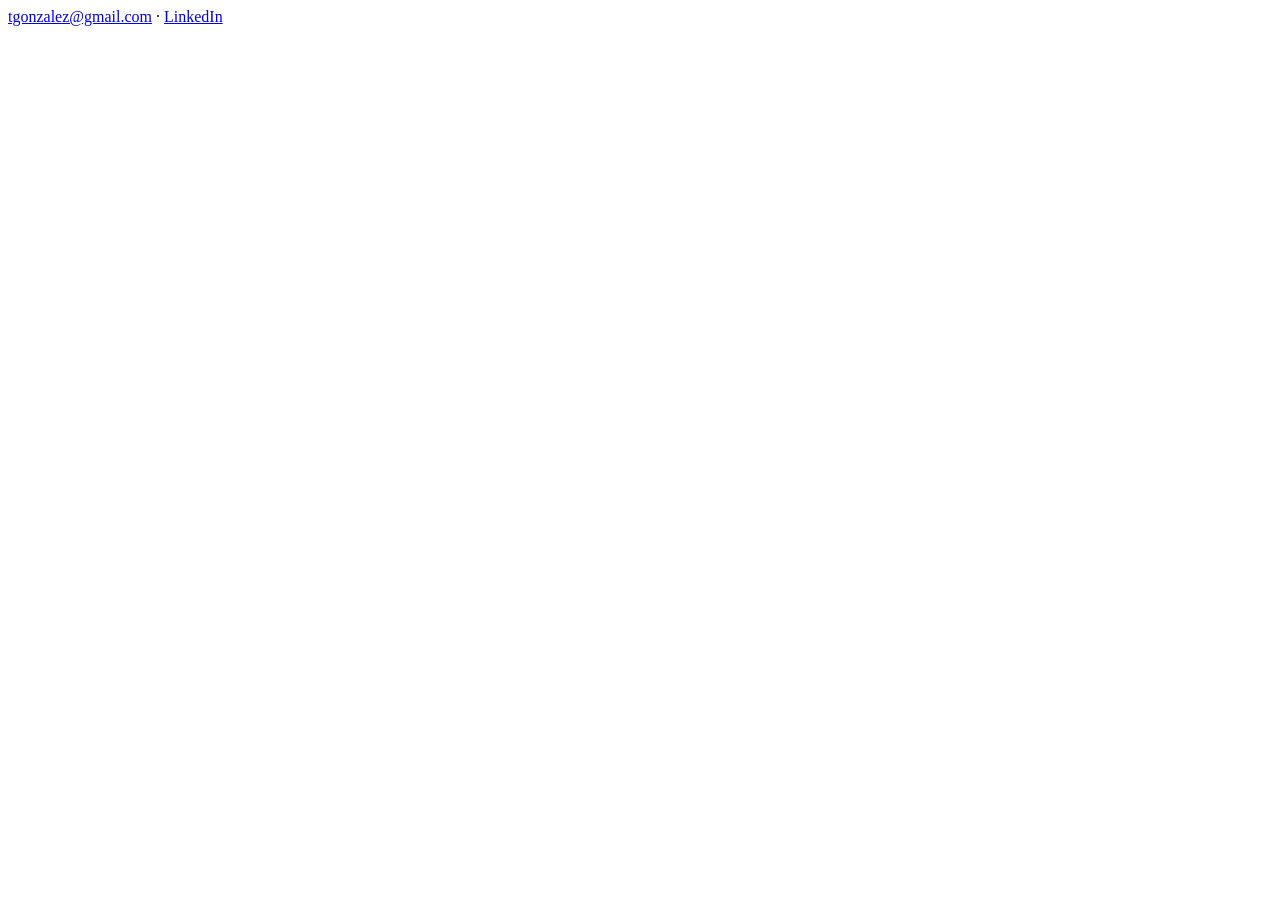
<file: 10_fuentes/template.html>
<!DOCTYPE html>
<html lang="es">
<head>
<meta charset="UTF-8">
<meta name="viewport" content="width=device-width, initial-scale=1.0">
<title>Crianza y pantallas — Matriz de evidencia</title>
<meta name="description" content="Síntesis crítica de la evidencia científica (2020–2026) sobre el impacto del uso de pantallas en el desarrollo infantil de 0 a 12 años. Matriz de 15 dimensiones × 5 tramos etarios, con doble codificación de certeza y referencias bibliográficas.">
<meta name="robots" content="index, follow">
<link rel="canonical" href="https://tomgc.github.io/crianza_y_pantallas/">
<meta property="og:type" content="website">
<meta property="og:url" content="https://tomgc.github.io/crianza_y_pantallas/">
<meta property="og:title" content="Crianza y Pantallas — Matriz de evidencia">
<meta property="og:description" content="Síntesis crítica de la evidencia científica (2020–2026) sobre el impacto del uso de pantallas en el desarrollo infantil de 0 a 12 años.">
<meta property="og:image" content="https://tomgc.github.io/crianza_y_pantallas/assets/og-image.png">
<meta property="og:image:width" content="1200">
<meta property="og:image:height" content="630">
<meta name="twitter:card" content="summary_large_image">
<meta name="twitter:title" content="Crianza y Pantallas — Matriz de evidencia">
<meta name="twitter:description" content="Síntesis crítica de la evidencia científica (2020–2026) sobre el impacto del uso de pantallas en el desarrollo infantil de 0 a 12 años.">
<meta name="twitter:image" content="https://tomgc.github.io/crianza_y_pantallas/assets/og-image.png">
<style>
<!--INJECT_STYLES-->
</style>
</head>
<body>

<div id="app" class="ab"></div>

<script>
<!--INJECT_DATA-->
</script>

<script>
<!--INJECT_GLOSARIO-->
</script>

<script>
<!--INJECT_APP-->
</script>

<footer class="site-footer">
  <a href="&#109;&#97;&#105;&#108;&#116;&#111;&#58;&#116;&#103;&#111;&#110;&#122;&#97;&#108;&#101;&#122;&#64;&#103;&#109;&#97;&#105;&#108;&#46;&#99;&#111;&#109;" class="footer-link">&#116;&#103;&#111;&#110;&#122;&#97;&#108;&#101;&#122;&#64;&#103;&#109;&#97;&#105;&#108;&#46;&#99;&#111;&#109;</a>
  <span class="footer-sep">·</span>
  <a href="https://www.linkedin.com/in/tomasgonzalezcifuentes/" target="_blank" rel="noopener" class="footer-link">LinkedIn</a>
</footer>

</body>
</html>
</file>
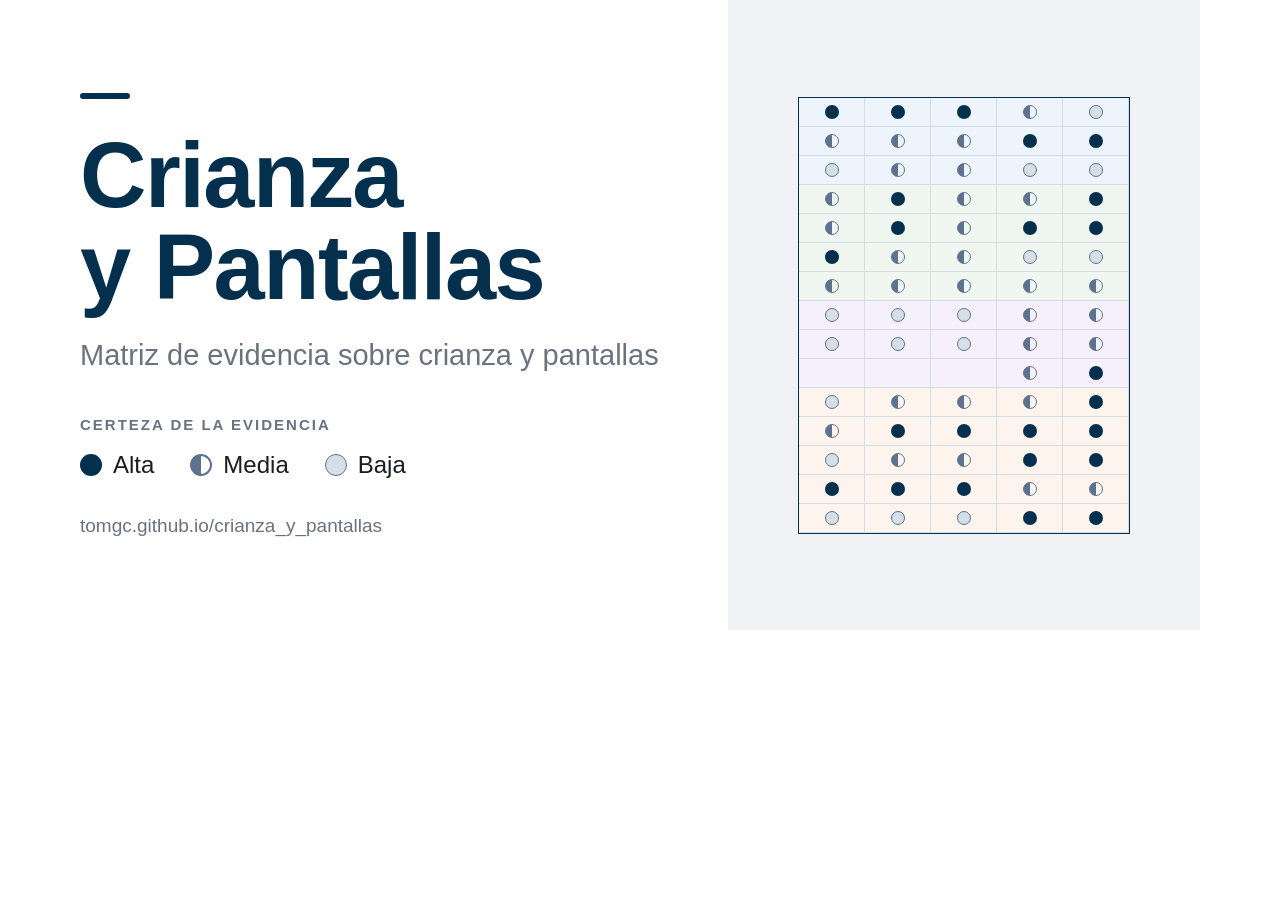
<file: assets/og-image.html>
<!doctype html><html lang="es"><head><meta charset="utf-8"><style>
*{margin:0;padding:0;box-sizing:border-box}
html,body{width:1200px;height:630px}
body{display:flex;font-family:-apple-system,BlinkMacSystemFont,"Segoe UI",Roboto,"Helvetica Neue",Arial,sans-serif;background:#fff;overflow:hidden}
.left{width:728px;height:630px;padding:0 0 0 80px;display:flex;flex-direction:column;justify-content:center;background:#fff}
.rule{width:50px;height:6px;background:#042f4d;border-radius:3px;margin-bottom:30px}
.title{font-size:92px;line-height:1.0;font-weight:800;color:#042f4d;letter-spacing:-1.5px}
.subtitle{font-size:29px;color:#6a7280;margin-top:26px}
.spacer{height:44px}
.cert{font-size:15px;color:#6a7280;font-weight:700;letter-spacing:2px}
.legend{display:flex;gap:36px;align-items:center;margin-top:18px;font-size:24px;color:#1a1d24}
.legend span{display:flex;align-items:center;gap:11px}
.url{font-size:19px;color:#6a7280;margin-top:36px}
.dot{width:22px;height:22px;border-radius:50%;display:inline-block;box-sizing:border-box}
.high{background:#042f4d}
.medium{background:linear-gradient(90deg,#5c728e 50%,transparent 50%);border:2px solid #5c728e}
.low{background:#d6dfe8;border:1.5px solid #5c728e}
.right{width:472px;height:630px;background:#f0f2f5;display:flex;align-items:center;justify-content:center}
.grid{border:1px solid #042f4d;background:#fff}
.row{display:grid;grid-template-columns:repeat(5,1fr)}
.cog{background:#eef4fb}.soc{background:#f0f7f0}.dig{background:#f5f0fb}.bie{background:#fdf4ee}
.cell{width:66px;height:29px;display:flex;align-items:center;justify-content:center;border-right:1px solid #d4dce4;border-bottom:1px solid #d4dce4}
.cell .dot{width:14px;height:14px;border-width:1.5px}
</style></head><body>
  <div class="left">
    <div class="rule"></div>
    <div class="title">Crianza<br>y Pantallas</div>
    <div class="subtitle">Matriz de evidencia sobre crianza y pantallas</div>
    <div class="spacer"></div>
    <div class="cert">CERTEZA DE LA EVIDENCIA</div>
    <div class="legend">
      <span><i class="dot high"></i>Alta</span>
      <span><i class="dot medium"></i>Media</span>
      <span><i class="dot low"></i>Baja</span>
    </div>
    <div class="url">tomgc.github.io/crianza_y_pantallas</div>
  </div>
  <div class="right"><div class="grid">
      <div class="row cog"><div class="cell"><i class="dot high"></i></div><div class="cell"><i class="dot high"></i></div><div class="cell"><i class="dot high"></i></div><div class="cell"><i class="dot medium"></i></div><div class="cell"><i class="dot low"></i></div></div>
      <div class="row cog"><div class="cell"><i class="dot medium"></i></div><div class="cell"><i class="dot medium"></i></div><div class="cell"><i class="dot medium"></i></div><div class="cell"><i class="dot high"></i></div><div class="cell"><i class="dot high"></i></div></div>
      <div class="row cog"><div class="cell"><i class="dot low"></i></div><div class="cell"><i class="dot medium"></i></div><div class="cell"><i class="dot medium"></i></div><div class="cell"><i class="dot low"></i></div><div class="cell"><i class="dot low"></i></div></div>
      <div class="row soc"><div class="cell"><i class="dot medium"></i></div><div class="cell"><i class="dot high"></i></div><div class="cell"><i class="dot medium"></i></div><div class="cell"><i class="dot medium"></i></div><div class="cell"><i class="dot high"></i></div></div>
      <div class="row soc"><div class="cell"><i class="dot medium"></i></div><div class="cell"><i class="dot high"></i></div><div class="cell"><i class="dot medium"></i></div><div class="cell"><i class="dot high"></i></div><div class="cell"><i class="dot high"></i></div></div>
      <div class="row soc"><div class="cell"><i class="dot high"></i></div><div class="cell"><i class="dot medium"></i></div><div class="cell"><i class="dot medium"></i></div><div class="cell"><i class="dot low"></i></div><div class="cell"><i class="dot low"></i></div></div>
      <div class="row soc"><div class="cell"><i class="dot medium"></i></div><div class="cell"><i class="dot medium"></i></div><div class="cell"><i class="dot medium"></i></div><div class="cell"><i class="dot medium"></i></div><div class="cell"><i class="dot medium"></i></div></div>
      <div class="row dig"><div class="cell"><i class="dot low"></i></div><div class="cell"><i class="dot low"></i></div><div class="cell"><i class="dot low"></i></div><div class="cell"><i class="dot medium"></i></div><div class="cell"><i class="dot medium"></i></div></div>
      <div class="row dig"><div class="cell"><i class="dot low"></i></div><div class="cell"><i class="dot low"></i></div><div class="cell"><i class="dot low"></i></div><div class="cell"><i class="dot medium"></i></div><div class="cell"><i class="dot medium"></i></div></div>
      <div class="row dig"><div class="cell"></div><div class="cell"></div><div class="cell"></div><div class="cell"><i class="dot medium"></i></div><div class="cell"><i class="dot high"></i></div></div>
      <div class="row bie"><div class="cell"><i class="dot low"></i></div><div class="cell"><i class="dot medium"></i></div><div class="cell"><i class="dot medium"></i></div><div class="cell"><i class="dot medium"></i></div><div class="cell"><i class="dot high"></i></div></div>
      <div class="row bie"><div class="cell"><i class="dot medium"></i></div><div class="cell"><i class="dot high"></i></div><div class="cell"><i class="dot high"></i></div><div class="cell"><i class="dot high"></i></div><div class="cell"><i class="dot high"></i></div></div>
      <div class="row bie"><div class="cell"><i class="dot low"></i></div><div class="cell"><i class="dot medium"></i></div><div class="cell"><i class="dot medium"></i></div><div class="cell"><i class="dot high"></i></div><div class="cell"><i class="dot high"></i></div></div>
      <div class="row bie"><div class="cell"><i class="dot high"></i></div><div class="cell"><i class="dot high"></i></div><div class="cell"><i class="dot high"></i></div><div class="cell"><i class="dot medium"></i></div><div class="cell"><i class="dot medium"></i></div></div>
      <div class="row bie"><div class="cell"><i class="dot low"></i></div><div class="cell"><i class="dot low"></i></div><div class="cell"><i class="dot low"></i></div><div class="cell"><i class="dot high"></i></div><div class="cell"><i class="dot high"></i></div></div>
      </div></div>
</body></html>
</file>
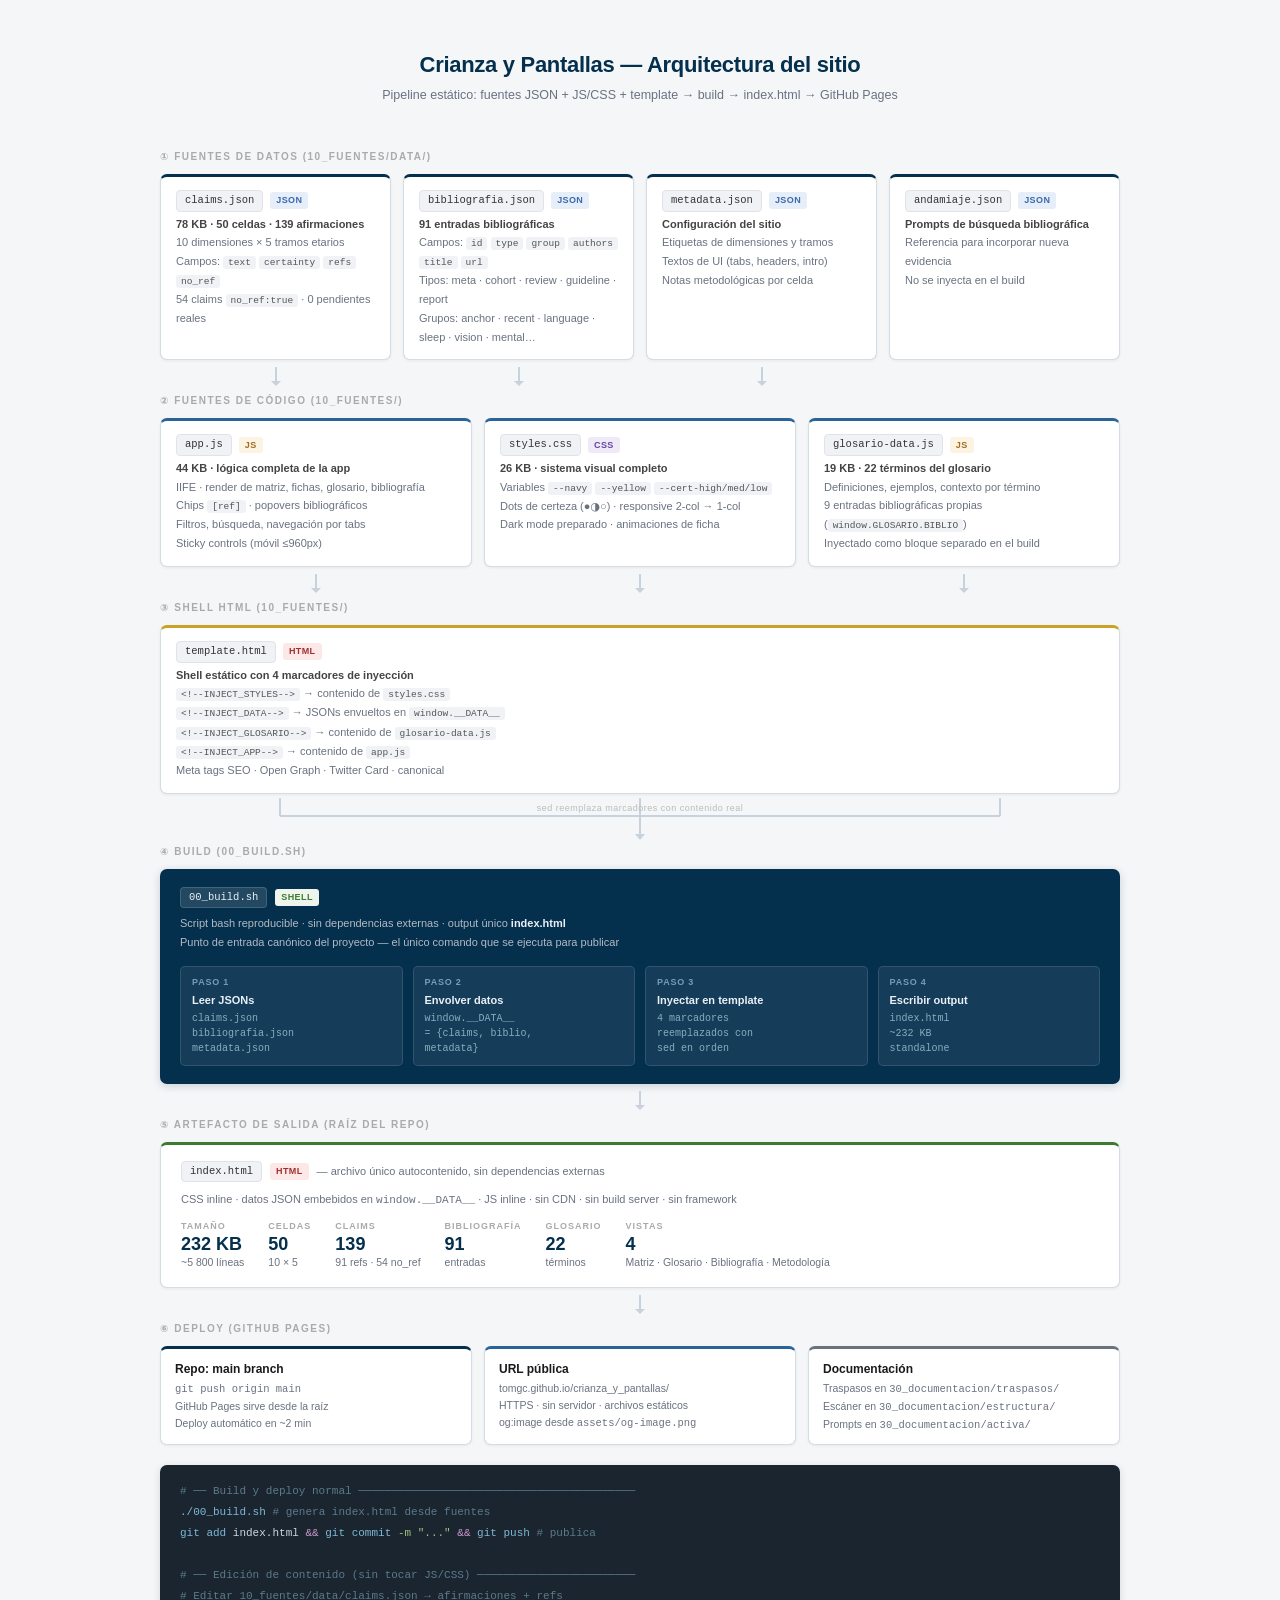
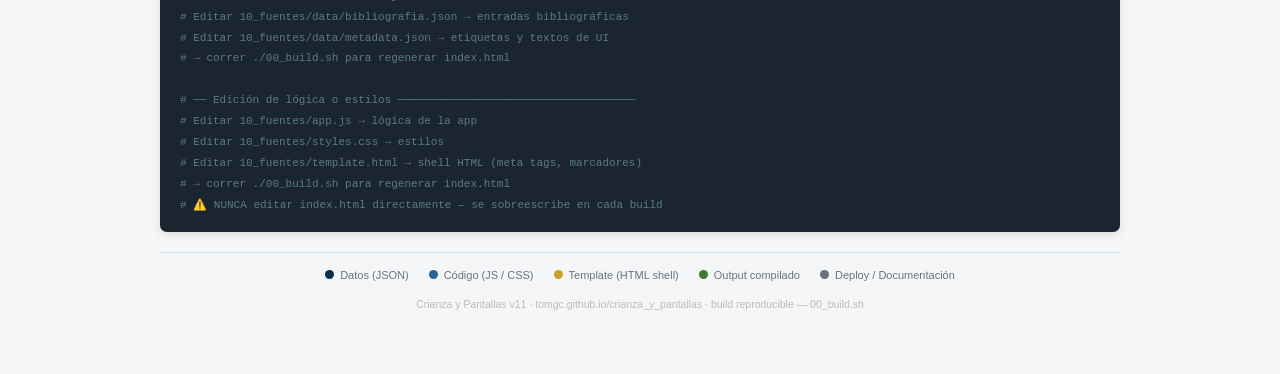
<file: 30_documentacion/activa/arquitectura_crianza_pantallas.html>
<!DOCTYPE html>
<html lang="es"><head>
<meta charset="UTF-8">
<meta name="viewport" content="width=device-width, initial-scale=1.0">
<title>Arquitectura — Crianza y Pantallas</title>
<style>
*, *::before, *::after { margin: 0; padding: 0; box-sizing: border-box; }

:root {
  --navy:   #042f4d;
  --blue:   #2a6496;
  --yellow: #c9a227;
  --gray:   #6a7280;
  --green:  #3e7a32;
  --bg-navy: #eaf0f6;
  --bg-yellow: #fdf8ec;
  --bg-green: #eef5ec;
  --borde:  #d4dce4;
  --ff: 'Helvetica Neue', Helvetica, Arial, system-ui, sans-serif;
  --mono: 'SF Mono', SFMono-Regular, Consolas, 'Liberation Mono', Menlo, monospace;
  --r: 7px;
  --shadow: 0 1px 3px rgba(0,0,0,0.06);
}

body {
  font-family: var(--ff);
  background: #f4f6f8;
  color: #1a1a1a;
  padding: 48px 24px 64px;
  line-height: 1.5;
  -webkit-font-smoothing: antialiased;
}

.pg { max-width: 960px; margin: 0 auto; }

/* ── Header ── */
.hdr { text-align: center; margin-bottom: 44px; }
.hdr h1 { font-size: 22px; font-weight: 700; letter-spacing: -0.3px; color: var(--navy); }
.hdr p { font-size: 12.5px; color: var(--gray); margin-top: 5px; }

/* ── Section label ── */
.lbl {
  font-size: 10px;
  font-weight: 700;
  letter-spacing: 1.5px;
  text-transform: uppercase;
  color: #aaa;
  margin-bottom: 10px;
}

/* ── Cards row ── */
.row { display: flex; gap: 12px; margin-bottom: 0; }
.row--3 { display: grid; grid-template-columns: 1fr 1fr 1fr; gap: 12px; }
.row--4 { display: grid; grid-template-columns: 1fr 1fr 1fr 1fr; gap: 12px; }
.row--2 { display: grid; grid-template-columns: 1fr 1fr; gap: 12px; }

/* ── Card ── */
.c {
  background: white;
  border: 1px solid var(--borde);
  border-radius: var(--r);
  padding: 13px 15px;
  box-shadow: var(--shadow);
  border-top: 3px solid var(--borde);
}
.c--navy   { border-top-color: var(--navy); }
.c--blue   { border-top-color: var(--blue); }
.c--yellow { border-top-color: var(--yellow); }
.c--green  { border-top-color: var(--green); }
.c--gray   { border-top-color: var(--gray); }

.c .t {
  font-size: 12.5px;
  font-weight: 700;
  margin-bottom: 3px;
  display: flex;
  align-items: center;
  gap: 7px;
  flex-wrap: wrap;
}
.c .d {
  font-size: 11px;
  color: var(--gray);
  line-height: 1.7;
}
.c .d strong { color: #444; font-weight: 600; }
.c .d code {
  font-family: var(--mono);
  font-size: 9.5px;
  background: #f0f2f5;
  padding: 1px 5px;
  border-radius: 3px;
  color: #555;
}

/* ── Badge ── */
.bg {
  display: inline-block;
  font-size: 9px;
  font-weight: 700;
  letter-spacing: 0.4px;
  text-transform: uppercase;
  padding: 2px 6px;
  border-radius: 3px;
  vertical-align: middle;
  line-height: 1.4;
}
.bg--json   { background: #e6eefa; color: #3b6aae; }
.bg--js     { background: #fdf3e2; color: #a06d24; }
.bg--html   { background: #fde8e8; color: #a03030; }
.bg--sh     { background: #eef5ec; color: var(--green); }
.bg--css    { background: #f0eaf8; color: #6148a0; }
.bg--md     { background: #f0f2f5; color: #555; }

/* ── File pill ── */
.fp {
  display: inline-block;
  font-family: var(--mono);
  font-size: 10.5px;
  background: #f0f2f5;
  border: 1px solid #e0e4e9;
  padding: 2px 8px;
  border-radius: 4px;
  color: #333;
  font-weight: 500;
}

/* ── Arrow ── */
.fl { padding: 7px 0; }
.fl-3 { display: grid; grid-template-columns: 1fr 1fr 1fr; gap: 12px; padding: 7px 0; }
.fl-4 { display: grid; grid-template-columns: 1fr 1fr 1fr 1fr; gap: 12px; padding: 7px 0; }
.fl-2 { display: grid; grid-template-columns: 1fr 1fr; gap: 12px; padding: 7px 0; }
.arr { display: flex; justify-content: center; }
.arr-inner { display: flex; flex-direction: column; align-items: center; }
.arr-line { width: 2px; height: 14px; background: #c8d2dc; }
.arr-tip {
  width: 0; height: 0;
  border-left: 5px solid transparent;
  border-right: 5px solid transparent;
  border-top: 5px solid #c8d2dc;
}

/* ── Build block (full width) ── */
.build-wrap {
  background: var(--navy);
  border-radius: var(--r);
  padding: 18px 20px;
  color: white;
  box-shadow: 0 2px 8px rgba(4,47,77,0.18);
}
.build-wrap .t {
  font-size: 13px;
  font-weight: 700;
  margin-bottom: 6px;
  display: flex;
  align-items: center;
  gap: 8px;
}
.build-wrap .d {
  font-size: 11px;
  color: #b3bac4;
  line-height: 1.7;
}
.build-wrap .d code {
  font-family: var(--mono);
  font-size: 9.5px;
  background: rgba(255,255,255,0.1);
  padding: 1px 5px;
  border-radius: 3px;
  color: #e0e8f0;
}
.build-wrap .d strong { color: #eaf0f6; font-weight: 600; }

.build-steps {
  display: grid;
  grid-template-columns: repeat(4, 1fr);
  gap: 10px;
  margin-top: 14px;
}
.bs {
  background: rgba(255,255,255,0.07);
  border: 1px solid rgba(255,255,255,0.12);
  border-radius: 5px;
  padding: 9px 11px;
}
.bs .n {
  font-size: 9px;
  font-weight: 700;
  letter-spacing: 0.8px;
  text-transform: uppercase;
  color: #7a9ab8;
  margin-bottom: 3px;
}
.bs .v {
  font-size: 11px;
  font-weight: 600;
  color: #eaf0f6;
}
.bs .s {
  font-size: 10px;
  color: #8aacbf;
  margin-top: 2px;
  line-height: 1.5;
  font-family: var(--mono);
}

/* ── Output ── */
.out-wrap {
  background: white;
  border: 1px solid var(--borde);
  border-radius: var(--r);
  padding: 16px 20px;
  box-shadow: var(--shadow);
  border-top: 3px solid var(--green);
}
.out-wrap .t {
  font-size: 13px;
  font-weight: 700;
  margin-bottom: 8px;
  display: flex;
  align-items: center;
  gap: 8px;
}
.out-stats {
  display: flex;
  gap: 24px;
  flex-wrap: wrap;
  margin-top: 10px;
}
.os {
  display: flex;
  flex-direction: column;
}
.os .n { font-size: 9px; font-weight: 700; letter-spacing: 1px; text-transform: uppercase; color: #aaa; }
.os .v { font-size: 18px; font-weight: 700; color: var(--navy); line-height: 1.2; }
.os .s { font-size: 10.5px; color: var(--gray); }

/* ── Deploy ── */
.deploy-row {
  display: flex;
  gap: 12px;
  margin-top: 0;
}
.dep {
  flex: 1;
  background: white;
  border: 1px solid var(--borde);
  border-radius: var(--r);
  padding: 11px 14px;
  box-shadow: var(--shadow);
  border-top: 3px solid var(--gray);
}
.dep .t { font-size: 12px; font-weight: 700; margin-bottom: 2px; }
.dep .d { font-size: 10.5px; color: var(--gray); line-height: 1.6; }

/* ── Exec block ── */
.exec {
  background: #1a2530;
  color: #c9d6e0;
  border-radius: var(--r);
  padding: 16px 20px;
  font-family: var(--mono);
  font-size: 11px;
  line-height: 1.9;
  margin-top: 20px;
  box-shadow: 0 2px 8px rgba(0,0,0,0.12);
}
.exec .cm { color: #5c7a8a; }
.exec .fn { color: #7eb8d4; }
.exec .str { color: #a3c478; }
.exec .kw { color: #cc99cd; }

/* ── Legend ── */
.legend {
  display: flex;
  gap: 20px;
  flex-wrap: wrap;
  justify-content: center;
  margin-top: 20px;
  padding: 14px 0 0;
  border-top: 1px solid var(--borde);
}
.lg { display: flex; align-items: center; gap: 6px; font-size: 11px; color: var(--gray); }
.lg-dot { width: 9px; height: 9px; border-radius: 50%; flex-shrink: 0; }

.fn-note {
  text-align: center;
  font-size: 10.5px;
  color: #bbb;
  margin-top: 14px;
}

/* ── Merge SVG ── */
.merge-svg { display: block; margin: 0 auto; overflow: visible; }
</style>
</head>
<body>
<div class="pg">

  <!-- Header -->
  <div class="hdr">
    <h1>Crianza y Pantallas — Arquitectura del sitio</h1>
    <p>Pipeline estático: fuentes JSON + JS/CSS + template → build → index.html → GitHub Pages</p>
  </div>

  <!-- ═══ 1. FUENTES DE DATOS ═══ -->
  <div class="lbl">① Fuentes de datos (10_fuentes/data/)</div>
  <div class="row--4">
    <div class="c c--navy">
      <div class="t"><span class="fp">claims.json</span> <span class="bg bg--json">JSON</span></div>
      <div class="d">
        <strong>78 KB · 50 celdas · 139 afirmaciones</strong><br>
        10 dimensiones × 5 tramos etarios<br>
        Campos: <code>text</code> <code>certainty</code> <code>refs</code> <code>no_ref</code><br>
        54 claims <code>no_ref:true</code> · 0 pendientes reales
      </div>
    </div>
    <div class="c c--navy">
      <div class="t"><span class="fp">bibliografia.json</span> <span class="bg bg--json">JSON</span></div>
      <div class="d">
        <strong>91 entradas bibliográficas</strong><br>
        Campos: <code>id</code> <code>type</code> <code>group</code> <code>authors</code> <code>title</code> <code>url</code><br>
        Tipos: meta · cohort · review · guideline · report<br>
        Grupos: anchor · recent · language · sleep · vision · mental…
      </div>
    </div>
    <div class="c c--navy">
      <div class="t"><span class="fp">metadata.json</span> <span class="bg bg--json">JSON</span></div>
      <div class="d">
        <strong>Configuración del sitio</strong><br>
        Etiquetas de dimensiones y tramos<br>
        Textos de UI (tabs, headers, intro)<br>
        Notas metodológicas por celda
      </div>
    </div>
    <div class="c c--navy">
      <div class="t"><span class="fp">andamiaje.json</span> <span class="bg bg--json">JSON</span></div>
      <div class="d">
        <strong>Prompts de búsqueda bibliográfica</strong><br>
        Referencia para incorporar nueva evidencia<br>
        No se inyecta en el build
      </div>
    </div>
  </div>

  <!-- arrows -->
  <div class="fl-4">
    <div class="arr"><div class="arr-inner"><div class="arr-line"></div><div class="arr-tip"></div></div></div>
    <div class="arr"><div class="arr-inner"><div class="arr-line"></div><div class="arr-tip"></div></div></div>
    <div class="arr"><div class="arr-inner"><div class="arr-line"></div><div class="arr-tip"></div></div></div>
    <div class="arr"></div>
  </div>

  <!-- ═══ 2. FUENTES DE CÓDIGO ═══ -->
  <div class="lbl">② Fuentes de código (10_fuentes/)</div>
  <div class="row--3">
    <div class="c c--blue">
      <div class="t"><span class="fp">app.js</span> <span class="bg bg--js">JS</span></div>
      <div class="d">
        <strong>44 KB · lógica completa de la app</strong><br>
        IIFE · render de matriz, fichas, glosario, bibliografía<br>
        Chips <code>[ref]</code> · popovers bibliográficos<br>
        Filtros, búsqueda, navegación por tabs<br>
        Sticky controls (móvil ≤960px)
      </div>
    </div>
    <div class="c c--blue">
      <div class="t"><span class="fp">styles.css</span> <span class="bg bg--css">CSS</span></div>
      <div class="d">
        <strong>26 KB · sistema visual completo</strong><br>
        Variables <code>--navy</code> <code>--yellow</code> <code>--cert-high/med/low</code><br>
        Dots de certeza (●◑○) · responsive 2-col → 1-col<br>
        Dark mode preparado · animaciones de ficha
      </div>
    </div>
    <div class="c c--blue">
      <div class="t"><span class="fp">glosario-data.js</span> <span class="bg bg--js">JS</span></div>
      <div class="d">
        <strong>19 KB · 22 términos del glosario</strong><br>
        Definiciones, ejemplos, contexto por término<br>
        9 entradas bibliográficas propias (<code>window.GLOSARIO.BIBLIO</code>)<br>
        Inyectado como bloque separado en el build
      </div>
    </div>
  </div>

  <!-- arrows -->
  <div class="fl-3">
    <div class="arr"><div class="arr-inner"><div class="arr-line"></div><div class="arr-tip"></div></div></div>
    <div class="arr"><div class="arr-inner"><div class="arr-line"></div><div class="arr-tip"></div></div></div>
    <div class="arr"><div class="arr-inner"><div class="arr-line"></div><div class="arr-tip"></div></div></div>
  </div>

  <!-- ═══ 3. TEMPLATE ═══ -->
  <div class="lbl">③ Shell HTML (10_fuentes/)</div>
  <div class="row">
    <div class="c c--yellow" style="flex:1">
      <div class="t"><span class="fp">template.html</span> <span class="bg bg--html">HTML</span></div>
      <div class="d">
        <strong>Shell estático con 4 marcadores de inyección</strong><br>
        <code>&lt;!--INJECT_STYLES--&gt;</code> → contenido de <code>styles.css</code><br>
        <code>&lt;!--INJECT_DATA--&gt;</code> → JSONs envueltos en <code>window.__DATA__</code><br>
        <code>&lt;!--INJECT_GLOSARIO--&gt;</code> → contenido de <code>glosario-data.js</code><br>
        <code>&lt;!--INJECT_APP--&gt;</code> → contenido de <code>app.js</code><br>
        Meta tags SEO · Open Graph · Twitter Card · canonical
      </div>
    </div>
  </div>

  <!-- merge arrow -->
  <svg class="merge-svg" viewBox="0 0 960 42" width="100%" height="42" style="display:block;margin:4px auto 4px;">
    <line x1="120" y1="0" x2="120" y2="18" stroke="#c8d2dc" stroke-width="2"/>
    <line x1="480" y1="0" x2="480" y2="18" stroke="#c8d2dc" stroke-width="2"/>
    <line x1="840" y1="0" x2="840" y2="18" stroke="#c8d2dc" stroke-width="2"/>
    <line x1="120" y1="18" x2="840" y2="18" stroke="#c8d2dc" stroke-width="2"/>
    <line x1="480" y1="18" x2="480" y2="36" stroke="#c8d2dc" stroke-width="2"/>
    <polygon points="475,36 485,36 480,42" fill="#c8d2dc"/>
    <text x="480" y="13" text-anchor="middle" font-family="Helvetica,Arial,sans-serif" font-size="9" fill="#bbb" letter-spacing="0.5">sed reemplaza marcadores con contenido real</text>
  </svg>

  <!-- ═══ 4. BUILD ═══ -->
  <div class="lbl">④ Build (00_build.sh)</div>
  <div class="build-wrap">
    <div class="t">
      <span class="fp" style="background:rgba(255,255,255,0.12);border-color:rgba(255,255,255,0.15);color:#eaf0f6">00_build.sh</span>
      <span class="bg bg--sh">Shell</span>
    </div>
    <div class="d">
      Script bash reproducible · sin dependencias externas · output único <strong>index.html</strong><br>
      Punto de entrada canónico del proyecto — el único comando que se ejecuta para publicar
    </div>
    <div class="build-steps">
      <div class="bs">
        <div class="n">Paso 1</div>
        <div class="v">Leer JSONs</div>
        <div class="s">claims.json<br>bibliografia.json<br>metadata.json</div>
      </div>
      <div class="bs">
        <div class="n">Paso 2</div>
        <div class="v">Envolver datos</div>
        <div class="s">window.__DATA__<br>= {claims, biblio,<br>metadata}</div>
      </div>
      <div class="bs">
        <div class="n">Paso 3</div>
        <div class="v">Inyectar en template</div>
        <div class="s">4 marcadores<br>reemplazados con<br>sed en orden</div>
      </div>
      <div class="bs">
        <div class="n">Paso 4</div>
        <div class="v">Escribir output</div>
        <div class="s">index.html<br>~232 KB<br>standalone</div>
      </div>
    </div>
  </div>

  <!-- arrow -->
  <div class="fl">
    <div class="arr"><div class="arr-inner"><div class="arr-line"></div><div class="arr-tip"></div></div></div>
  </div>

  <!-- ═══ 5. OUTPUT ═══ -->
  <div class="lbl">⑤ Artefacto de salida (raíz del repo)</div>
  <div class="out-wrap">
    <div class="t">
      <span class="fp">index.html</span>
      <span class="bg bg--html">HTML</span>
      <span style="font-size:11px;color:var(--gray);font-weight:400">— archivo único autocontenido, sin dependencias externas</span>
    </div>
    <div style="font-size:11px;color:var(--gray);line-height:1.7">
      CSS inline · datos JSON embebidos en <code>window.__DATA__</code> · JS inline · sin CDN · sin build server · sin framework
    </div>
    <div class="out-stats">
      <div class="os">
        <span class="n">Tamaño</span>
        <span class="v">232 KB</span>
        <span class="s">~5 800 líneas</span>
      </div>
      <div class="os">
        <span class="n">Celdas</span>
        <span class="v">50</span>
        <span class="s">10 × 5</span>
      </div>
      <div class="os">
        <span class="n">Claims</span>
        <span class="v">139</span>
        <span class="s">91 refs · 54 no_ref</span>
      </div>
      <div class="os">
        <span class="n">Bibliografía</span>
        <span class="v">91</span>
        <span class="s">entradas</span>
      </div>
      <div class="os">
        <span class="n">Glosario</span>
        <span class="v">22</span>
        <span class="s">términos</span>
      </div>
      <div class="os">
        <span class="n">Vistas</span>
        <span class="v">4</span>
        <span class="s">Matriz · Glosario · Bibliografía · Metodología</span>
      </div>
    </div>
  </div>

  <!-- arrow -->
  <div class="fl">
    <div class="arr"><div class="arr-inner"><div class="arr-line"></div><div class="arr-tip"></div></div></div>
  </div>

  <!-- ═══ 6. DEPLOY ═══ -->
  <div class="lbl">⑥ Deploy (GitHub Pages)</div>
  <div class="deploy-row">
    <div class="dep" style="border-top-color:var(--navy)">
      <div class="t">Repo: main branch</div>
      <div class="d">
        <code>git push origin main</code><br>
        GitHub Pages sirve desde la raíz<br>
        Deploy automático en ~2 min
      </div>
    </div>
    <div class="dep" style="border-top-color:var(--blue)">
      <div class="t">URL pública</div>
      <div class="d">
        tomgc.github.io/crianza_y_pantallas/<br>
        HTTPS · sin servidor · archivos estáticos<br>
        og:image desde <code>assets/og-image.png</code>
      </div>
    </div>
    <div class="dep" style="border-top-color:var(--gray)">
      <div class="t">Documentación</div>
      <div class="d">
        Traspasos en <code>30_documentacion/traspasos/</code><br>
        Escáner en <code>30_documentacion/estructura/</code><br>
        Prompts en <code>30_documentacion/activa/</code>
      </div>
    </div>
  </div>

  <!-- ═══ EXEC ═══ -->
  <div class="exec">
    <span class="cm"># ── Build y deploy normal ──────────────────────────────────────────</span><br>
    <span class="fn">./00_build.sh</span>                      <span class="cm"># genera index.html desde fuentes</span><br>
    <span class="fn">git add</span> index.html <span class="kw">&amp;&amp;</span> <span class="fn">git commit</span> <span class="str">-m "..."</span> <span class="kw">&amp;&amp;</span> <span class="fn">git push</span>   <span class="cm"># publica</span><br>
    <br>
    <span class="cm"># ── Edición de contenido (sin tocar JS/CSS) ────────────────────────</span><br>
    <span class="cm">#   Editar  10_fuentes/data/claims.json        → afirmaciones + refs</span><br>
    <span class="cm">#   Editar  10_fuentes/data/bibliografia.json   → entradas bibliográficas</span><br>
    <span class="cm">#   Editar  10_fuentes/data/metadata.json       → etiquetas y textos de UI</span><br>
    <span class="cm">#   → correr ./00_build.sh para regenerar index.html</span><br>
    <br>
    <span class="cm"># ── Edición de lógica o estilos ────────────────────────────────────</span><br>
    <span class="cm">#   Editar  10_fuentes/app.js         → lógica de la app</span><br>
    <span class="cm">#   Editar  10_fuentes/styles.css      → estilos</span><br>
    <span class="cm">#   Editar  10_fuentes/template.html   → shell HTML (meta tags, marcadores)</span><br>
    <span class="cm">#   → correr ./00_build.sh para regenerar index.html</span><br>
    <span class="cm">#   ⚠️  NUNCA editar index.html directamente — se sobreescribe en cada build</span>
  </div>

  <!-- Legend -->
  <div class="legend">
    <div class="lg"><div class="lg-dot" style="background:var(--navy)"></div> Datos (JSON)</div>
    <div class="lg"><div class="lg-dot" style="background:var(--blue)"></div> Código (JS / CSS)</div>
    <div class="lg"><div class="lg-dot" style="background:var(--yellow)"></div> Template (HTML shell)</div>
    <div class="lg"><div class="lg-dot" style="background:var(--green)"></div> Output compilado</div>
    <div class="lg"><div class="lg-dot" style="background:var(--gray)"></div> Deploy / Documentación</div>
  </div>

  <div class="fn-note">
    Crianza y Pantallas v11 · tomgc.github.io/crianza_y_pantallas · build reproducible — 00_build.sh
  </div>

</div>
</body></html>
</file>
